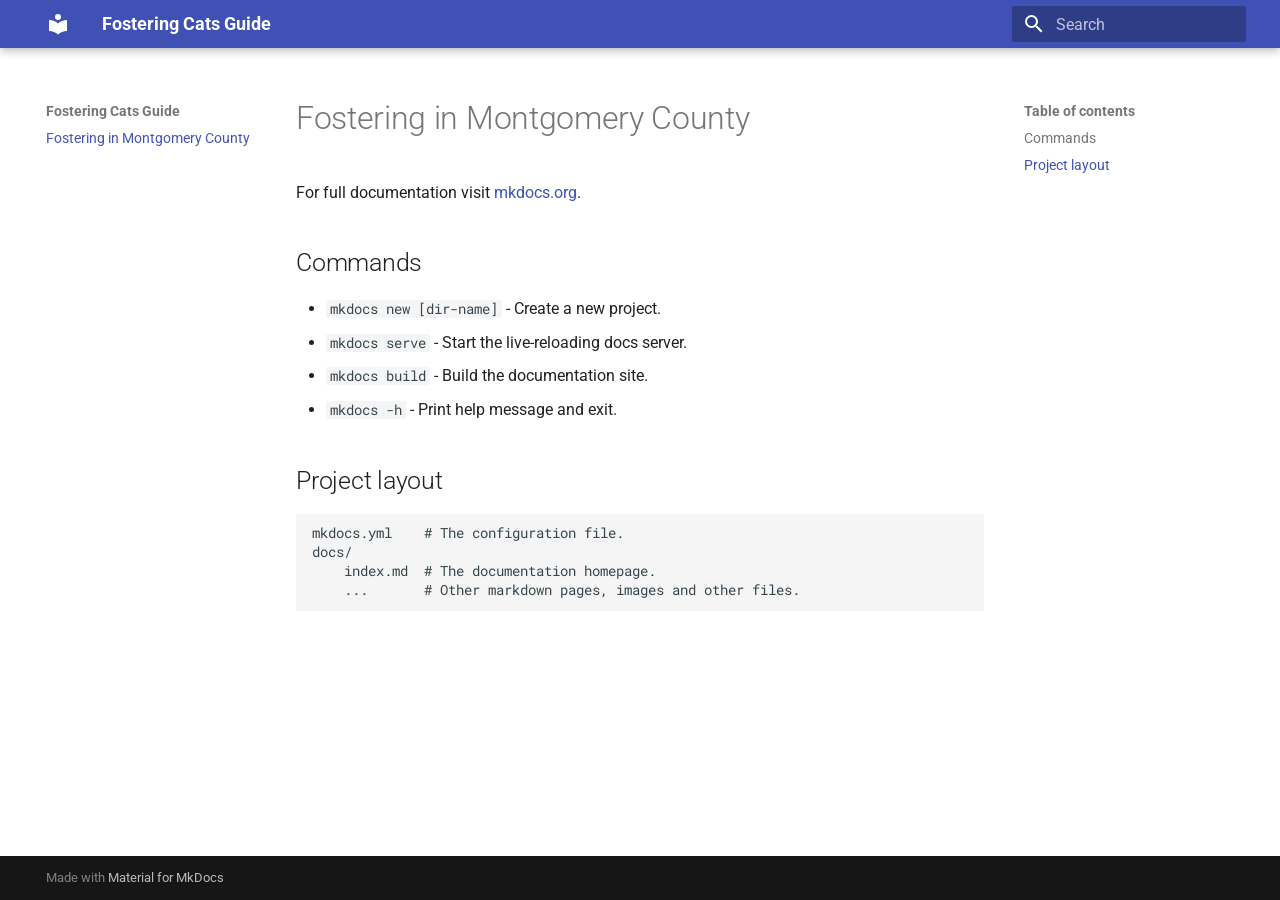
<file: site/index.html>
<!doctype html>
<html lang="en" class="no-js">
  <head>
    
      <meta charset="utf-8">
      <meta name="viewport" content="width=device-width,initial-scale=1">
      
      
      
        <link rel="canonical" href="https://anacportillo23.github.io/site/">
      
      
      
      
      <link rel="icon" href="assets/images/favicon.png">
      <meta name="generator" content="mkdocs-1.6.1, mkdocs-material-9.6.12">
    
    
      
        <title>Fostering Cats Guide</title>
      
    
    
      <link rel="stylesheet" href="assets/stylesheets/main.2afb09e1.min.css">
      
      


    
    
      
    
    
      
        
        
        <link rel="preconnect" href="https://fonts.gstatic.com" crossorigin>
        <link rel="stylesheet" href="https://fonts.googleapis.com/css?family=Roboto:300,300i,400,400i,700,700i%7CRoboto+Mono:400,400i,700,700i&display=fallback">
        <style>:root{--md-text-font:"Roboto";--md-code-font:"Roboto Mono"}</style>
      
    
    
    <script>__md_scope=new URL(".",location),__md_hash=e=>[...e].reduce(((e,_)=>(e<<5)-e+_.charCodeAt(0)),0),__md_get=(e,_=localStorage,t=__md_scope)=>JSON.parse(_.getItem(t.pathname+"."+e)),__md_set=(e,_,t=localStorage,a=__md_scope)=>{try{t.setItem(a.pathname+"."+e,JSON.stringify(_))}catch(e){}}</script>
    
      

    
    
    
  </head>
  
  
    <body dir="ltr">
  
    
    <input class="md-toggle" data-md-toggle="drawer" type="checkbox" id="__drawer" autocomplete="off">
    <input class="md-toggle" data-md-toggle="search" type="checkbox" id="__search" autocomplete="off">
    <label class="md-overlay" for="__drawer"></label>
    <div data-md-component="skip">
      
        
        <a href="#fostering-in-montgomery-county" class="md-skip">
          Skip to content
        </a>
      
    </div>
    <div data-md-component="announce">
      
    </div>
    
    
      

  

<header class="md-header md-header--shadow" data-md-component="header">
  <nav class="md-header__inner md-grid" aria-label="Header">
    <a href="." title="Fostering Cats Guide" class="md-header__button md-logo" aria-label="Fostering Cats Guide" data-md-component="logo">
      
  
  <svg xmlns="http://www.w3.org/2000/svg" viewBox="0 0 24 24"><path d="M12 8a3 3 0 0 0 3-3 3 3 0 0 0-3-3 3 3 0 0 0-3 3 3 3 0 0 0 3 3m0 3.54C9.64 9.35 6.5 8 3 8v11c3.5 0 6.64 1.35 9 3.54 2.36-2.19 5.5-3.54 9-3.54V8c-3.5 0-6.64 1.35-9 3.54"/></svg>

    </a>
    <label class="md-header__button md-icon" for="__drawer">
      
      <svg xmlns="http://www.w3.org/2000/svg" viewBox="0 0 24 24"><path d="M3 6h18v2H3zm0 5h18v2H3zm0 5h18v2H3z"/></svg>
    </label>
    <div class="md-header__title" data-md-component="header-title">
      <div class="md-header__ellipsis">
        <div class="md-header__topic">
          <span class="md-ellipsis">
            Fostering Cats Guide
          </span>
        </div>
        <div class="md-header__topic" data-md-component="header-topic">
          <span class="md-ellipsis">
            
              Fostering in Montgomery County
            
          </span>
        </div>
      </div>
    </div>
    
    
      <script>var palette=__md_get("__palette");if(palette&&palette.color){if("(prefers-color-scheme)"===palette.color.media){var media=matchMedia("(prefers-color-scheme: light)"),input=document.querySelector(media.matches?"[data-md-color-media='(prefers-color-scheme: light)']":"[data-md-color-media='(prefers-color-scheme: dark)']");palette.color.media=input.getAttribute("data-md-color-media"),palette.color.scheme=input.getAttribute("data-md-color-scheme"),palette.color.primary=input.getAttribute("data-md-color-primary"),palette.color.accent=input.getAttribute("data-md-color-accent")}for(var[key,value]of Object.entries(palette.color))document.body.setAttribute("data-md-color-"+key,value)}</script>
    
    
    
      
      
        <label class="md-header__button md-icon" for="__search">
          
          <svg xmlns="http://www.w3.org/2000/svg" viewBox="0 0 24 24"><path d="M9.5 3A6.5 6.5 0 0 1 16 9.5c0 1.61-.59 3.09-1.56 4.23l.27.27h.79l5 5-1.5 1.5-5-5v-.79l-.27-.27A6.52 6.52 0 0 1 9.5 16 6.5 6.5 0 0 1 3 9.5 6.5 6.5 0 0 1 9.5 3m0 2C7 5 5 7 5 9.5S7 14 9.5 14 14 12 14 9.5 12 5 9.5 5"/></svg>
        </label>
        <div class="md-search" data-md-component="search" role="dialog">
  <label class="md-search__overlay" for="__search"></label>
  <div class="md-search__inner" role="search">
    <form class="md-search__form" name="search">
      <input type="text" class="md-search__input" name="query" aria-label="Search" placeholder="Search" autocapitalize="off" autocorrect="off" autocomplete="off" spellcheck="false" data-md-component="search-query" required>
      <label class="md-search__icon md-icon" for="__search">
        
        <svg xmlns="http://www.w3.org/2000/svg" viewBox="0 0 24 24"><path d="M9.5 3A6.5 6.5 0 0 1 16 9.5c0 1.61-.59 3.09-1.56 4.23l.27.27h.79l5 5-1.5 1.5-5-5v-.79l-.27-.27A6.52 6.52 0 0 1 9.5 16 6.5 6.5 0 0 1 3 9.5 6.5 6.5 0 0 1 9.5 3m0 2C7 5 5 7 5 9.5S7 14 9.5 14 14 12 14 9.5 12 5 9.5 5"/></svg>
        
        <svg xmlns="http://www.w3.org/2000/svg" viewBox="0 0 24 24"><path d="M20 11v2H8l5.5 5.5-1.42 1.42L4.16 12l7.92-7.92L13.5 5.5 8 11z"/></svg>
      </label>
      <nav class="md-search__options" aria-label="Search">
        
        <button type="reset" class="md-search__icon md-icon" title="Clear" aria-label="Clear" tabindex="-1">
          
          <svg xmlns="http://www.w3.org/2000/svg" viewBox="0 0 24 24"><path d="M19 6.41 17.59 5 12 10.59 6.41 5 5 6.41 10.59 12 5 17.59 6.41 19 12 13.41 17.59 19 19 17.59 13.41 12z"/></svg>
        </button>
      </nav>
      
    </form>
    <div class="md-search__output">
      <div class="md-search__scrollwrap" tabindex="0" data-md-scrollfix>
        <div class="md-search-result" data-md-component="search-result">
          <div class="md-search-result__meta">
            Initializing search
          </div>
          <ol class="md-search-result__list" role="presentation"></ol>
        </div>
      </div>
    </div>
  </div>
</div>
      
    
    
  </nav>
  
</header>
    
    <div class="md-container" data-md-component="container">
      
      
        
          
        
      
      <main class="md-main" data-md-component="main">
        <div class="md-main__inner md-grid">
          
            
              
              <div class="md-sidebar md-sidebar--primary" data-md-component="sidebar" data-md-type="navigation" >
                <div class="md-sidebar__scrollwrap">
                  <div class="md-sidebar__inner">
                    



<nav class="md-nav md-nav--primary" aria-label="Navigation" data-md-level="0">
  <label class="md-nav__title" for="__drawer">
    <a href="." title="Fostering Cats Guide" class="md-nav__button md-logo" aria-label="Fostering Cats Guide" data-md-component="logo">
      
  
  <svg xmlns="http://www.w3.org/2000/svg" viewBox="0 0 24 24"><path d="M12 8a3 3 0 0 0 3-3 3 3 0 0 0-3-3 3 3 0 0 0-3 3 3 3 0 0 0 3 3m0 3.54C9.64 9.35 6.5 8 3 8v11c3.5 0 6.64 1.35 9 3.54 2.36-2.19 5.5-3.54 9-3.54V8c-3.5 0-6.64 1.35-9 3.54"/></svg>

    </a>
    Fostering Cats Guide
  </label>
  
  <ul class="md-nav__list" data-md-scrollfix>
    
      
      
  
  
    
  
  
  
    <li class="md-nav__item md-nav__item--active">
      
      <input class="md-nav__toggle md-toggle" type="checkbox" id="__toc">
      
      
        
      
      
        <label class="md-nav__link md-nav__link--active" for="__toc">
          
  
  
  <span class="md-ellipsis">
    Fostering in Montgomery County
    
  </span>
  

          <span class="md-nav__icon md-icon"></span>
        </label>
      
      <a href="." class="md-nav__link md-nav__link--active">
        
  
  
  <span class="md-ellipsis">
    Fostering in Montgomery County
    
  </span>
  

      </a>
      
        

<nav class="md-nav md-nav--secondary" aria-label="Table of contents">
  
  
  
    
  
  
    <label class="md-nav__title" for="__toc">
      <span class="md-nav__icon md-icon"></span>
      Table of contents
    </label>
    <ul class="md-nav__list" data-md-component="toc" data-md-scrollfix>
      
        <li class="md-nav__item">
  <a href="#commands" class="md-nav__link">
    <span class="md-ellipsis">
      Commands
    </span>
  </a>
  
</li>
      
        <li class="md-nav__item">
  <a href="#project-layout" class="md-nav__link">
    <span class="md-ellipsis">
      Project layout
    </span>
  </a>
  
</li>
      
    </ul>
  
</nav>
      
    </li>
  

    
  </ul>
</nav>
                  </div>
                </div>
              </div>
            
            
              
              <div class="md-sidebar md-sidebar--secondary" data-md-component="sidebar" data-md-type="toc" >
                <div class="md-sidebar__scrollwrap">
                  <div class="md-sidebar__inner">
                    

<nav class="md-nav md-nav--secondary" aria-label="Table of contents">
  
  
  
    
  
  
    <label class="md-nav__title" for="__toc">
      <span class="md-nav__icon md-icon"></span>
      Table of contents
    </label>
    <ul class="md-nav__list" data-md-component="toc" data-md-scrollfix>
      
        <li class="md-nav__item">
  <a href="#commands" class="md-nav__link">
    <span class="md-ellipsis">
      Commands
    </span>
  </a>
  
</li>
      
        <li class="md-nav__item">
  <a href="#project-layout" class="md-nav__link">
    <span class="md-ellipsis">
      Project layout
    </span>
  </a>
  
</li>
      
    </ul>
  
</nav>
                  </div>
                </div>
              </div>
            
          
          
            <div class="md-content" data-md-component="content">
              <article class="md-content__inner md-typeset">
                
                  



<h1 id="fostering-in-montgomery-county">Fostering in Montgomery County</h1>
<p>For full documentation visit <a href="https://www.mkdocs.org">mkdocs.org</a>.</p>
<h2 id="commands">Commands</h2>
<ul>
<li><code>mkdocs new [dir-name]</code> - Create a new project.</li>
<li><code>mkdocs serve</code> - Start the live-reloading docs server.</li>
<li><code>mkdocs build</code> - Build the documentation site.</li>
<li><code>mkdocs -h</code> - Print help message and exit.</li>
</ul>
<h2 id="project-layout">Project layout</h2>
<pre><code>mkdocs.yml    # The configuration file.
docs/
    index.md  # The documentation homepage.
    ...       # Other markdown pages, images and other files.
</code></pre>












                
              </article>
            </div>
          
          
<script>var target=document.getElementById(location.hash.slice(1));target&&target.name&&(target.checked=target.name.startsWith("__tabbed_"))</script>
        </div>
        
      </main>
      
        <footer class="md-footer">
  
  <div class="md-footer-meta md-typeset">
    <div class="md-footer-meta__inner md-grid">
      <div class="md-copyright">
  
  
    Made with
    <a href="https://squidfunk.github.io/mkdocs-material/" target="_blank" rel="noopener">
      Material for MkDocs
    </a>
  
</div>
      
    </div>
  </div>
</footer>
      
    </div>
    <div class="md-dialog" data-md-component="dialog">
      <div class="md-dialog__inner md-typeset"></div>
    </div>
    
    
    
      
      <script id="__config" type="application/json">{"base": ".", "features": [], "search": "assets/javascripts/workers/search.f8cc74c7.min.js", "tags": null, "translations": {"clipboard.copied": "Copied to clipboard", "clipboard.copy": "Copy to clipboard", "search.result.more.one": "1 more on this page", "search.result.more.other": "# more on this page", "search.result.none": "No matching documents", "search.result.one": "1 matching document", "search.result.other": "# matching documents", "search.result.placeholder": "Type to start searching", "search.result.term.missing": "Missing", "select.version": "Select version"}, "version": null}</script>
    
    
      <script src="assets/javascripts/bundle.c8b220af.min.js"></script>
      
    
  </body>
</html>
</file>
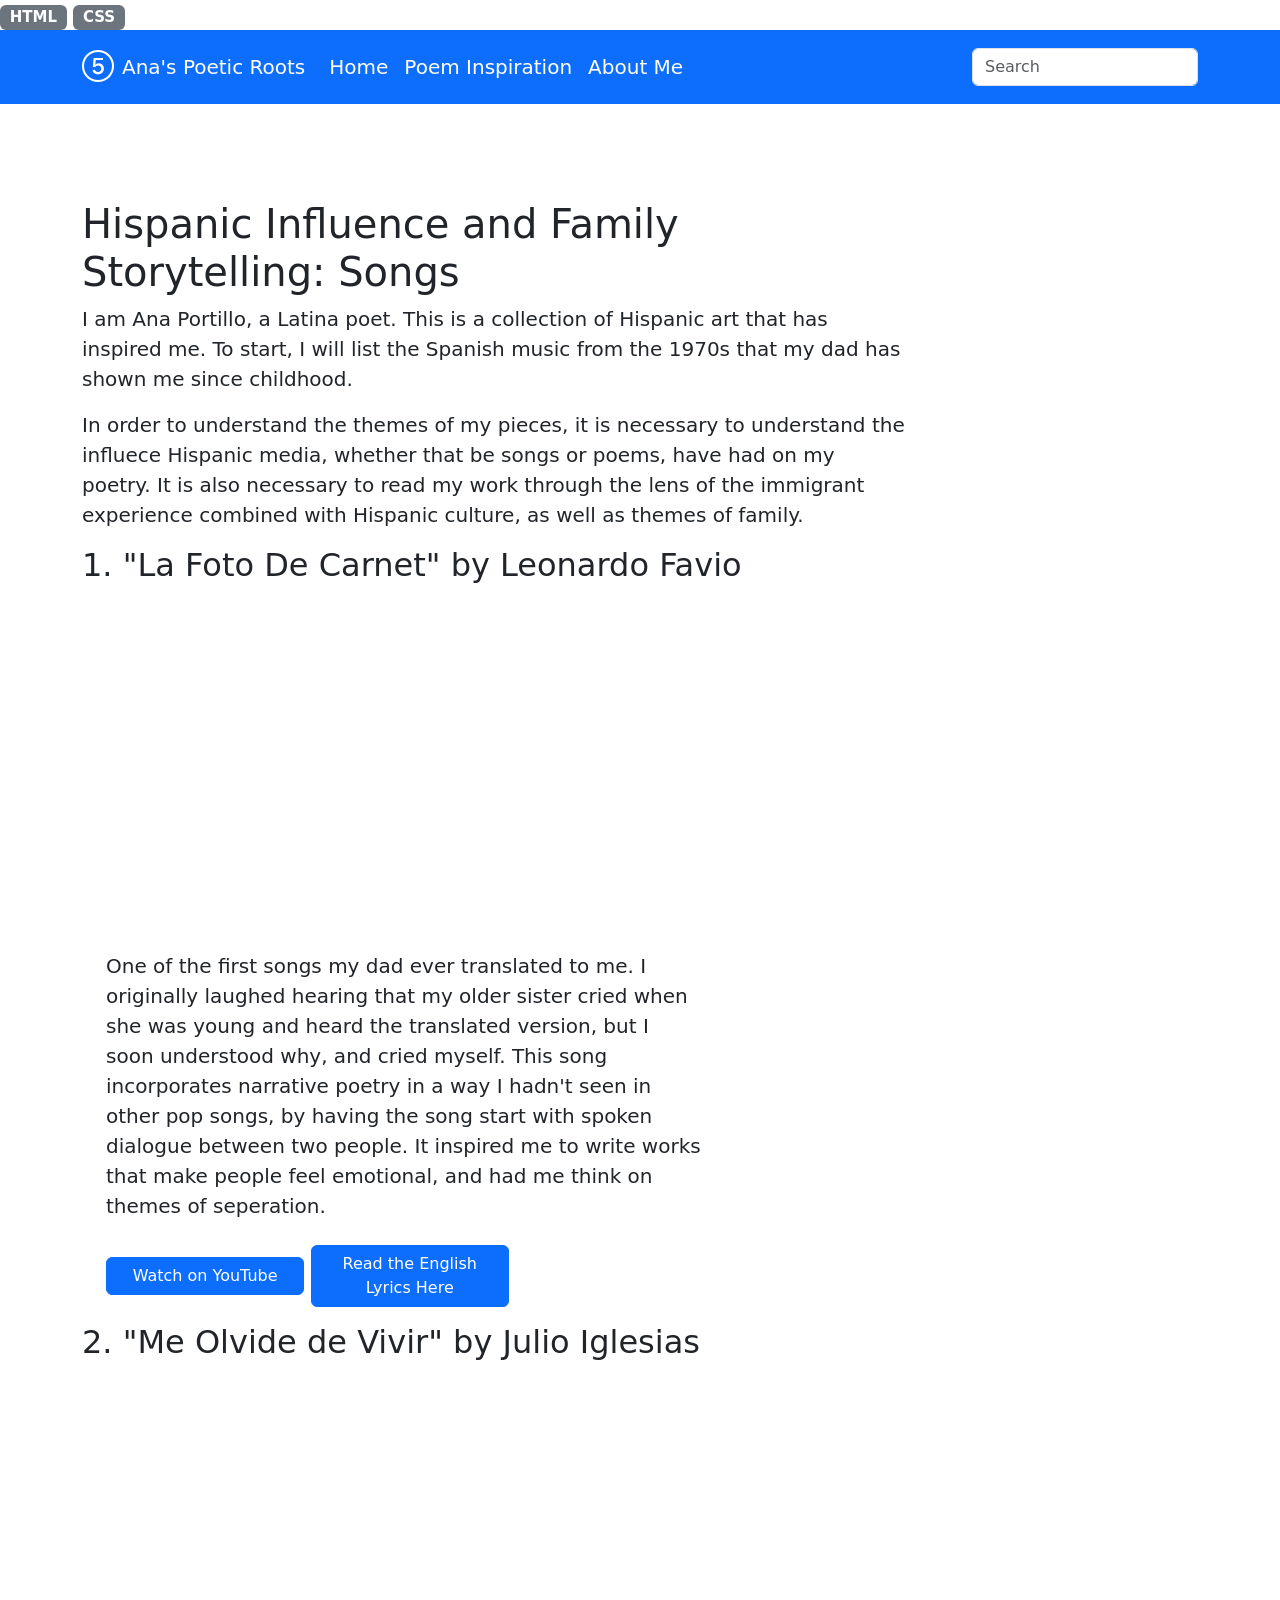
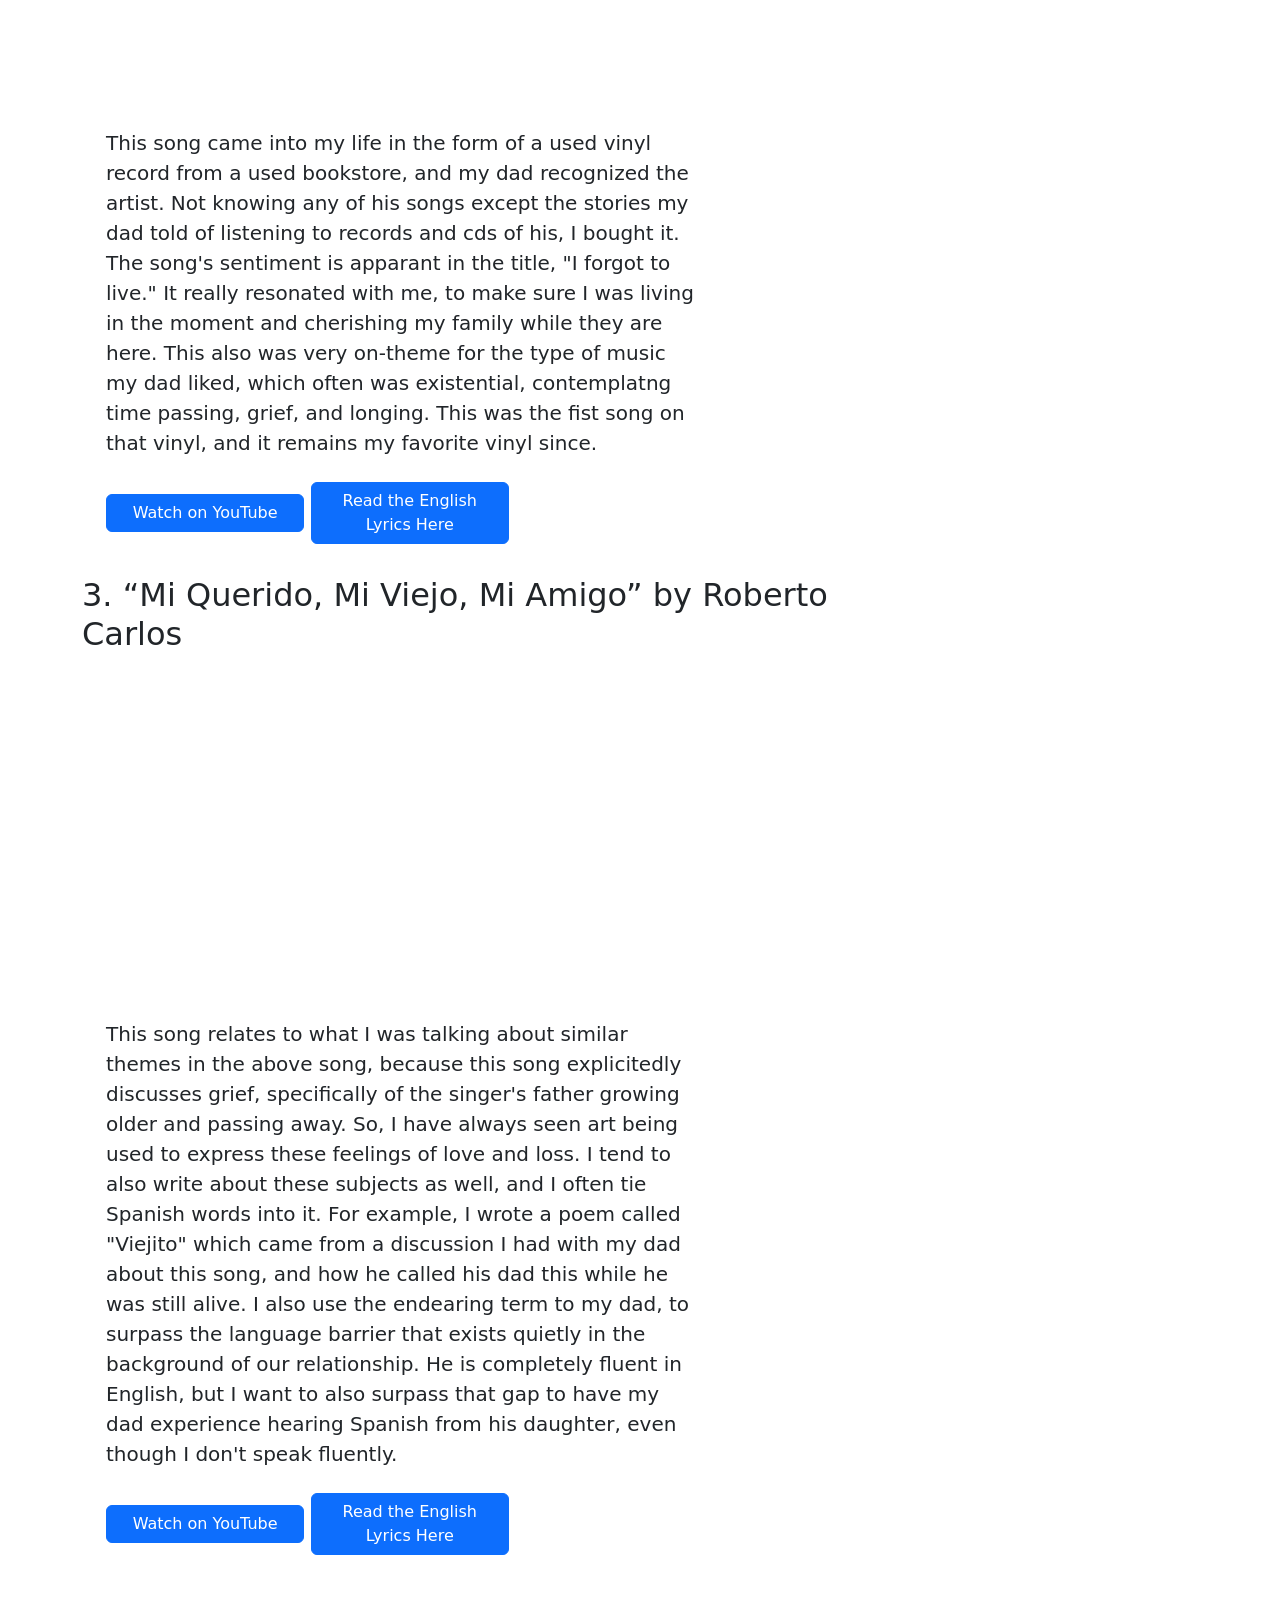
<file: developing-online-content/bootstrap-website/index.html>
<!doctype html>
<html lang="en" class="h-100 w-100">

<head>
  <meta charset="utf-8">
  <meta name="viewport" content="width=device-width, initial-scale=1">
  <title>Bootstrap Website</title>
  <link href="https://cdn.jsdelivr.net/npm/bootstrap@5.3.8/dist/css/bootstrap.min.css" rel="stylesheet"
    integrity="sha384-sRIl4kxILFvY47J16cr9ZwB07vP4J8+LH7qKQnuqkuIAvNWLzeN8tE5YBujZqJLB" crossorigin="anonymous">
  <link rel="stylesheet" href="https://cdn.jsdelivr.net/npm/bootstrap-icons@1.13.1/font/bootstrap-icons.min.css">  
</head>
  <div>
     <span class="badge text-bg-secondary">HTML</span> <span class="badge text-bg-secondary">CSS</span>
  </div>  
</head>

<body class="h-100 w-100 d-flex flex-column fs-5">
  <nav class="navbar navbar-expand-lg navbar-dark bg-primary" aria-label="Eighth navbar example">
    <div class="container"> <a class="navbar-brand d-flex align-items-center" href="#"><i class="bi bi-5-circle pe-2 fs-2"></i>Ana's Poetic Roots</a><button class="navbar-toggler" type="button"
        data-bs-toggle="collapse" data-bs-target="#navbarsExample07" aria-controls="navbarsExample07"
        aria-expanded="false" aria-label="Toggle navigation"> <span class="navbar-toggler-icon"></span> </button>
      <div class="collapse navbar-collapse" id="navbarsExample07">
        <ul class="navbar-nav me-auto mb-2 mb-lg-0">
          <li class="nav-item"> <a class="nav-link active" aria-current="page" href="index.html">Home</a> </li>
          <li class="nav-item"> <a class="nav-link  active" aria-current="page" href="poem-inspiration.html">Poem Inspiration</a> </li>
          <li class="nav-item"> <a class="nav-link active" aria-current="page" href="about.html">About Me</a> </li>
        </ul>
        <form role="search"> <input class="form-control" type="search" placeholder="Search" aria-label="Search"> </form>
      </div>
    </div>
  </nav>
  <main class="container flex-grow-1 pt-5">
    <div class="row gx-5">
      <div class="py-5 col-lg-9">
        <h1>Hispanic Influence and Family Storytelling: Songs</h1>
          <p>I am Ana Portillo, a Latina poet. This is a collection of Hispanic art that has inspired me. To start, I will list the Spanish music from the 1970s that my dad has shown me since childhood.</p>
          <p> In order to understand the themes of my pieces, it is necessary to understand the influece Hispanic media, whether that be songs or poems, have had on my poetry. It is also necessary to read my work through the lens of the immigrant experience combined with Hispanic culture, as well as themes of family.</p>
            <div>
              <h2 class="pb-3">1. "La Foto De Carnet" by Leonardo Favio</h2>
              <div class="ps-sm-4 col-lg-9">
                <div class="ratio ratio-16x9">
                  <iframe src="https://www.youtube.com/embed/l38vFcZw_sQ?si=L61yRR-3JT5wUKL-" title="YouTube video player" frameborder="0" allow="accelerometer; autoplay; clipboard-write; encrypted-media; gyroscope; picture-in-picture; web-share" referrerpolicy="strict-origin-when-cross-origin" allowfullscreen></iframe>
                </div>
                <p class="py-2">One of the first songs my dad ever translated to me. I originally laughed hearing that my older sister cried when she was young and heard the translated version, but I soon understood why, and cried myself. This song incorporates narrative poetry in a way I hadn't seen in other pop songs, by having the song start with spoken dialogue between two people. It inspired me to write works that make people feel emotional, and had me think on themes of seperation.</p>
                <a class="btn btn-primary col-12 col-md-4" href="https://youtu.be/l38vFcZw_sQ?si=sRhePKdllUdXnXQw" role="button">Watch on YouTube</a>
                <a class="btn btn-primary col-12 col-md-4" href="https://lyricstranslate.com/en/la-foto-de-carnet-wallet-sized-photo.html" role="button">Read the English Lyrics Here</a>
              </div>
            </div> 
            <div class="py-3">
              <h2 class="pb-3">2. "Me Olvide de Vivir" by Julio Iglesias</h2>
              <div class="ps-sm-4 col-lg-9">
                <div class="ratio ratio-16x9">
                  <iframe src="https://www.youtube.com/embed/3i88gbcGaKg?si=87J5fC-Gj9fzG9oZ" title="YouTube video player" frameborder="0" allow="accelerometer; autoplay; clipboard-write; encrypted-media; gyroscope; picture-in-picture; web-share" referrerpolicy="strict-origin-when-cross-origin" allowfullscreen></iframe>
                </div>
                <p class="py-2">This song came into my life in the form of a used vinyl record from a used bookstore, and my dad recognized the artist. Not knowing any of his songs except the stories my dad told of listening to records and cds of his, I bought it. The song's sentiment is apparant in the title, "I forgot to live." It really resonated with me, to make sure I was living in the moment and cherishing my family while they are here. This also was very on-theme for the type of music my dad liked, which often was existential, contemplatng time passing, grief, and longing. This was the fist song on that vinyl, and it remains my favorite vinyl since.</p>
                <a class="btn btn-primary col-12 col-md-4" href="https://www.youtube.com/embed/3i88gbcGaKg?si=87J5fC-Gj9fzG9oZ" role="button">Watch on YouTube</a>
                <a class="btn btn-primary col-12 col-md-4" href="https://lyricstranslate.com/en/me-olvide-de-vivir-i-forgot-live.html" role="button">Read the English Lyrics Here</a>
              </div>
            </div>
            <div class="py-3">
              <h2 class="pb-3">3. “Mi Querido, Mi Viejo, Mi Amigo” by Roberto Carlos</h2>
              <div class="ps-sm-4 col-lg-9">
                <div class="ratio ratio-16x9">
                  <iframe src="https://www.youtube.com/embed/SuffvcZv_9s?si=G_B5Gx9WdA9WDlVw" title="YouTube video player" frameborder="0" allow="accelerometer; autoplay; clipboard-write; encrypted-media; gyroscope; picture-in-picture; web-share" referrerpolicy="strict-origin-when-cross-origin" allowfullscreen></iframe>
                </div>
                <p class="py-2">This song relates to what I was talking about similar themes in the above song, because this song explicitedly discusses grief, specifically of the singer's father growing older and passing away. So, I have always seen art being used to express these feelings of love and loss. I tend to also write about these subjects as well, and I often tie Spanish words into it. For example, I wrote a poem called "Viejito" which came from a discussion I had with my dad about this song, and how he called his dad this while he was still alive. I also use the endearing term to my dad, to surpass the language barrier that exists quietly in the background of our relationship. He is completely fluent in English, but I want to also surpass that gap to have my dad experience hearing Spanish from his daughter, even though I don't speak fluently.</p>
                <a class="btn btn-primary col-12 col-md-4" href="https://youtu.be/SuffvcZv_9s?si=b8vxCcVtVKteHuKI" role="button">Watch on YouTube</a>
                <a class="btn btn-primary col-12 col-md-4" href="https://lyricstranslate.com/en/mi-querido-mi-viejo-mi-amigo-my-beloved-my-father-my-friend.html" role="button">Read the English Lyrics Here</a>
              </div>
            </div>
  </footer>
  <script src="https://cdn.jsdelivr.net/npm/bootstrap@5.3.8/dist/js/bootstrap.bundle.min.js"
    integrity="sha384-FKyoEForCGlyvwx9Hj09JcYn3nv7wiPVlz7YYwJrWVcXK/BmnVDxM+D2scQbITxI"
    crossorigin="anonymous"></script>
</body>

</html>
</file>
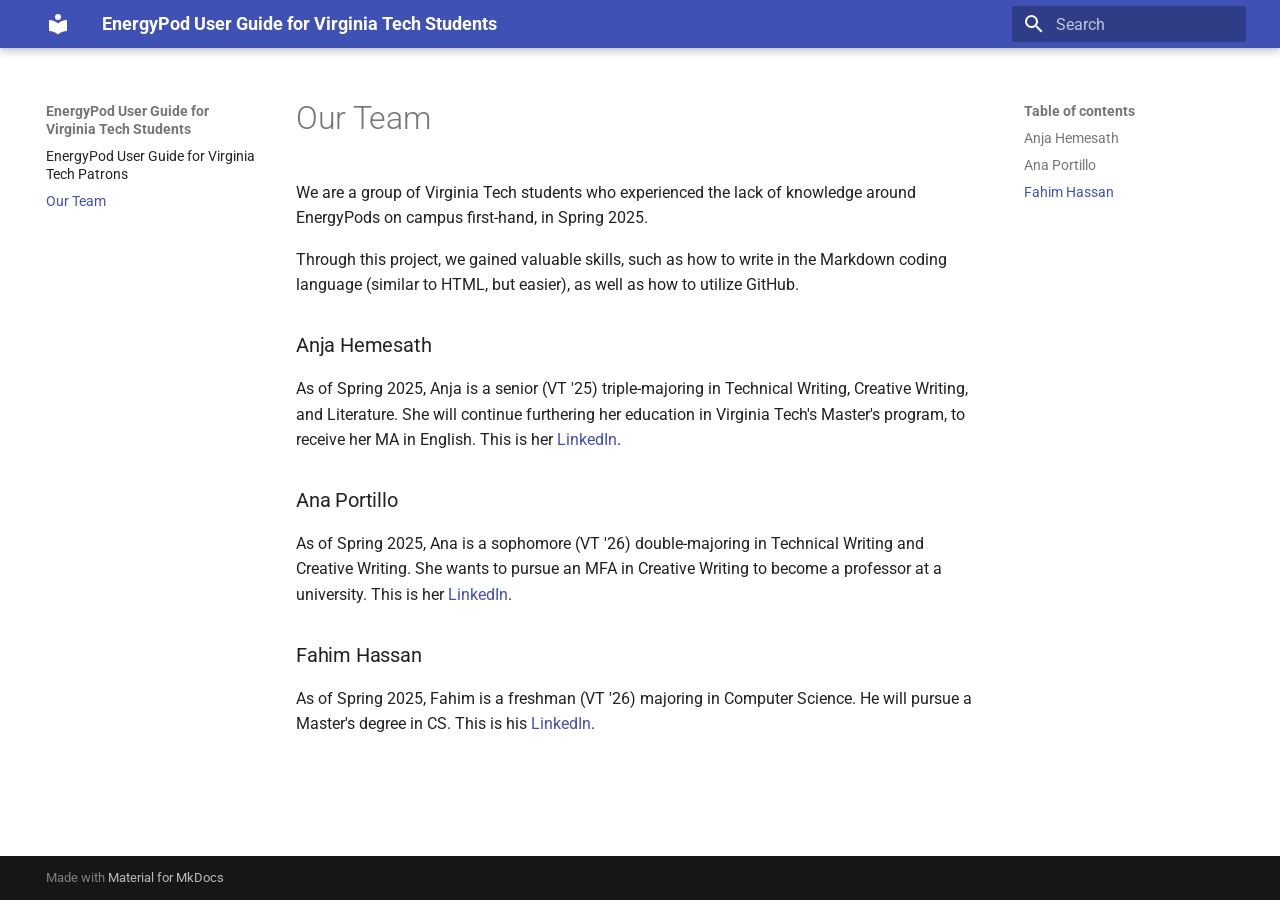
<file: energy-pod/site/about-us/index.html>
<!doctype html>
<html lang="en" class="no-js">
  <head>
    
      <meta charset="utf-8">
      <meta name="viewport" content="width=device-width,initial-scale=1">
      
      
      
        <link rel="canonical" href="https://anacportillo23.github.io/energy-pod/site/about-us/">
      
      
        <link rel="prev" href="..">
      
      
      
      <link rel="icon" href="../assets/images/favicon.png">
      <meta name="generator" content="mkdocs-1.6.1, mkdocs-material-9.6.12">
    
    
      
        <title>Our Team - EnergyPod User Guide for Virginia Tech Students</title>
      
    
    
      <link rel="stylesheet" href="../assets/stylesheets/main.2afb09e1.min.css">
      
      


    
    
      
    
    
      
        
        
        <link rel="preconnect" href="https://fonts.gstatic.com" crossorigin>
        <link rel="stylesheet" href="https://fonts.googleapis.com/css?family=Roboto:300,300i,400,400i,700,700i%7CRoboto+Mono:400,400i,700,700i&display=fallback">
        <style>:root{--md-text-font:"Roboto";--md-code-font:"Roboto Mono"}</style>
      
    
    
    <script>__md_scope=new URL("..",location),__md_hash=e=>[...e].reduce(((e,_)=>(e<<5)-e+_.charCodeAt(0)),0),__md_get=(e,_=localStorage,t=__md_scope)=>JSON.parse(_.getItem(t.pathname+"."+e)),__md_set=(e,_,t=localStorage,a=__md_scope)=>{try{t.setItem(a.pathname+"."+e,JSON.stringify(_))}catch(e){}}</script>
    
      

    
    
    
  </head>
  
  
    <body dir="ltr">
  
    
    <input class="md-toggle" data-md-toggle="drawer" type="checkbox" id="__drawer" autocomplete="off">
    <input class="md-toggle" data-md-toggle="search" type="checkbox" id="__search" autocomplete="off">
    <label class="md-overlay" for="__drawer"></label>
    <div data-md-component="skip">
      
        
        <a href="#our-team" class="md-skip">
          Skip to content
        </a>
      
    </div>
    <div data-md-component="announce">
      
    </div>
    
    
      

  

<header class="md-header md-header--shadow" data-md-component="header">
  <nav class="md-header__inner md-grid" aria-label="Header">
    <a href=".." title="EnergyPod User Guide for Virginia Tech Students" class="md-header__button md-logo" aria-label="EnergyPod User Guide for Virginia Tech Students" data-md-component="logo">
      
  
  <svg xmlns="http://www.w3.org/2000/svg" viewBox="0 0 24 24"><path d="M12 8a3 3 0 0 0 3-3 3 3 0 0 0-3-3 3 3 0 0 0-3 3 3 3 0 0 0 3 3m0 3.54C9.64 9.35 6.5 8 3 8v11c3.5 0 6.64 1.35 9 3.54 2.36-2.19 5.5-3.54 9-3.54V8c-3.5 0-6.64 1.35-9 3.54"/></svg>

    </a>
    <label class="md-header__button md-icon" for="__drawer">
      
      <svg xmlns="http://www.w3.org/2000/svg" viewBox="0 0 24 24"><path d="M3 6h18v2H3zm0 5h18v2H3zm0 5h18v2H3z"/></svg>
    </label>
    <div class="md-header__title" data-md-component="header-title">
      <div class="md-header__ellipsis">
        <div class="md-header__topic">
          <span class="md-ellipsis">
            EnergyPod User Guide for Virginia Tech Students
          </span>
        </div>
        <div class="md-header__topic" data-md-component="header-topic">
          <span class="md-ellipsis">
            
              Our Team
            
          </span>
        </div>
      </div>
    </div>
    
    
      <script>var palette=__md_get("__palette");if(palette&&palette.color){if("(prefers-color-scheme)"===palette.color.media){var media=matchMedia("(prefers-color-scheme: light)"),input=document.querySelector(media.matches?"[data-md-color-media='(prefers-color-scheme: light)']":"[data-md-color-media='(prefers-color-scheme: dark)']");palette.color.media=input.getAttribute("data-md-color-media"),palette.color.scheme=input.getAttribute("data-md-color-scheme"),palette.color.primary=input.getAttribute("data-md-color-primary"),palette.color.accent=input.getAttribute("data-md-color-accent")}for(var[key,value]of Object.entries(palette.color))document.body.setAttribute("data-md-color-"+key,value)}</script>
    
    
    
      
      
        <label class="md-header__button md-icon" for="__search">
          
          <svg xmlns="http://www.w3.org/2000/svg" viewBox="0 0 24 24"><path d="M9.5 3A6.5 6.5 0 0 1 16 9.5c0 1.61-.59 3.09-1.56 4.23l.27.27h.79l5 5-1.5 1.5-5-5v-.79l-.27-.27A6.52 6.52 0 0 1 9.5 16 6.5 6.5 0 0 1 3 9.5 6.5 6.5 0 0 1 9.5 3m0 2C7 5 5 7 5 9.5S7 14 9.5 14 14 12 14 9.5 12 5 9.5 5"/></svg>
        </label>
        <div class="md-search" data-md-component="search" role="dialog">
  <label class="md-search__overlay" for="__search"></label>
  <div class="md-search__inner" role="search">
    <form class="md-search__form" name="search">
      <input type="text" class="md-search__input" name="query" aria-label="Search" placeholder="Search" autocapitalize="off" autocorrect="off" autocomplete="off" spellcheck="false" data-md-component="search-query" required>
      <label class="md-search__icon md-icon" for="__search">
        
        <svg xmlns="http://www.w3.org/2000/svg" viewBox="0 0 24 24"><path d="M9.5 3A6.5 6.5 0 0 1 16 9.5c0 1.61-.59 3.09-1.56 4.23l.27.27h.79l5 5-1.5 1.5-5-5v-.79l-.27-.27A6.52 6.52 0 0 1 9.5 16 6.5 6.5 0 0 1 3 9.5 6.5 6.5 0 0 1 9.5 3m0 2C7 5 5 7 5 9.5S7 14 9.5 14 14 12 14 9.5 12 5 9.5 5"/></svg>
        
        <svg xmlns="http://www.w3.org/2000/svg" viewBox="0 0 24 24"><path d="M20 11v2H8l5.5 5.5-1.42 1.42L4.16 12l7.92-7.92L13.5 5.5 8 11z"/></svg>
      </label>
      <nav class="md-search__options" aria-label="Search">
        
        <button type="reset" class="md-search__icon md-icon" title="Clear" aria-label="Clear" tabindex="-1">
          
          <svg xmlns="http://www.w3.org/2000/svg" viewBox="0 0 24 24"><path d="M19 6.41 17.59 5 12 10.59 6.41 5 5 6.41 10.59 12 5 17.59 6.41 19 12 13.41 17.59 19 19 17.59 13.41 12z"/></svg>
        </button>
      </nav>
      
    </form>
    <div class="md-search__output">
      <div class="md-search__scrollwrap" tabindex="0" data-md-scrollfix>
        <div class="md-search-result" data-md-component="search-result">
          <div class="md-search-result__meta">
            Initializing search
          </div>
          <ol class="md-search-result__list" role="presentation"></ol>
        </div>
      </div>
    </div>
  </div>
</div>
      
    
    
  </nav>
  
</header>
    
    <div class="md-container" data-md-component="container">
      
      
        
          
        
      
      <main class="md-main" data-md-component="main">
        <div class="md-main__inner md-grid">
          
            
              
              <div class="md-sidebar md-sidebar--primary" data-md-component="sidebar" data-md-type="navigation" >
                <div class="md-sidebar__scrollwrap">
                  <div class="md-sidebar__inner">
                    



<nav class="md-nav md-nav--primary" aria-label="Navigation" data-md-level="0">
  <label class="md-nav__title" for="__drawer">
    <a href=".." title="EnergyPod User Guide for Virginia Tech Students" class="md-nav__button md-logo" aria-label="EnergyPod User Guide for Virginia Tech Students" data-md-component="logo">
      
  
  <svg xmlns="http://www.w3.org/2000/svg" viewBox="0 0 24 24"><path d="M12 8a3 3 0 0 0 3-3 3 3 0 0 0-3-3 3 3 0 0 0-3 3 3 3 0 0 0 3 3m0 3.54C9.64 9.35 6.5 8 3 8v11c3.5 0 6.64 1.35 9 3.54 2.36-2.19 5.5-3.54 9-3.54V8c-3.5 0-6.64 1.35-9 3.54"/></svg>

    </a>
    EnergyPod User Guide for Virginia Tech Students
  </label>
  
  <ul class="md-nav__list" data-md-scrollfix>
    
      
      
  
  
  
  
    <li class="md-nav__item">
      <a href=".." class="md-nav__link">
        
  
  
  <span class="md-ellipsis">
    EnergyPod User Guide for Virginia Tech Patrons
    
  </span>
  

      </a>
    </li>
  

    
      
      
  
  
    
  
  
  
    <li class="md-nav__item md-nav__item--active">
      
      <input class="md-nav__toggle md-toggle" type="checkbox" id="__toc">
      
      
        
      
      
        <label class="md-nav__link md-nav__link--active" for="__toc">
          
  
  
  <span class="md-ellipsis">
    Our Team
    
  </span>
  

          <span class="md-nav__icon md-icon"></span>
        </label>
      
      <a href="./" class="md-nav__link md-nav__link--active">
        
  
  
  <span class="md-ellipsis">
    Our Team
    
  </span>
  

      </a>
      
        

<nav class="md-nav md-nav--secondary" aria-label="Table of contents">
  
  
  
    
  
  
    <label class="md-nav__title" for="__toc">
      <span class="md-nav__icon md-icon"></span>
      Table of contents
    </label>
    <ul class="md-nav__list" data-md-component="toc" data-md-scrollfix>
      
        <li class="md-nav__item">
  <a href="#anja-hemesath" class="md-nav__link">
    <span class="md-ellipsis">
      Anja Hemesath
    </span>
  </a>
  
</li>
      
        <li class="md-nav__item">
  <a href="#ana-portillo" class="md-nav__link">
    <span class="md-ellipsis">
      Ana Portillo
    </span>
  </a>
  
</li>
      
        <li class="md-nav__item">
  <a href="#fahim-hassan" class="md-nav__link">
    <span class="md-ellipsis">
      Fahim Hassan
    </span>
  </a>
  
</li>
      
    </ul>
  
</nav>
      
    </li>
  

    
  </ul>
</nav>
                  </div>
                </div>
              </div>
            
            
              
              <div class="md-sidebar md-sidebar--secondary" data-md-component="sidebar" data-md-type="toc" >
                <div class="md-sidebar__scrollwrap">
                  <div class="md-sidebar__inner">
                    

<nav class="md-nav md-nav--secondary" aria-label="Table of contents">
  
  
  
    
  
  
    <label class="md-nav__title" for="__toc">
      <span class="md-nav__icon md-icon"></span>
      Table of contents
    </label>
    <ul class="md-nav__list" data-md-component="toc" data-md-scrollfix>
      
        <li class="md-nav__item">
  <a href="#anja-hemesath" class="md-nav__link">
    <span class="md-ellipsis">
      Anja Hemesath
    </span>
  </a>
  
</li>
      
        <li class="md-nav__item">
  <a href="#ana-portillo" class="md-nav__link">
    <span class="md-ellipsis">
      Ana Portillo
    </span>
  </a>
  
</li>
      
        <li class="md-nav__item">
  <a href="#fahim-hassan" class="md-nav__link">
    <span class="md-ellipsis">
      Fahim Hassan
    </span>
  </a>
  
</li>
      
    </ul>
  
</nav>
                  </div>
                </div>
              </div>
            
          
          
            <div class="md-content" data-md-component="content">
              <article class="md-content__inner md-typeset">
                
                  



<h1 id="our-team">Our Team</h1>
<p>We are a group of Virginia Tech students who experienced the lack of knowledge around EnergyPods on campus first-hand, in Spring 2025.</p>
<p>Through this project, we gained valuable skills, such as how to write in the Markdown coding language (similar to HTML, but easier), as well as how to utilize GitHub. </p>
<h3 id="anja-hemesath">Anja Hemesath</h3>
<p>As of Spring 2025, Anja is a senior (VT '25) triple-majoring in Technical Writing, Creative Writing, and Literature. She will continue furthering her education in Virginia Tech's Master's program, to receive her MA in English. This is her <a href="https://www.linkedin.com/in/anjaah/">LinkedIn</a>.</p>
<h3 id="ana-portillo">Ana Portillo</h3>
<p>As of Spring 2025, Ana is a sophomore (VT '26) double-majoring in Technical Writing and Creative Writing. She wants to pursue an MFA in Creative Writing to become a professor at a university. This is her <a href="https://www.linkedin.com/in/ana-portillo26/">LinkedIn</a>.</p>
<h3 id="fahim-hassan">Fahim Hassan</h3>
<p>As of Spring 2025, Fahim is a freshman (VT '26) majoring in Computer Science. He will pursue a Master's degree in CS. This is his <a href="https://www.linkedin.com/in/fahim-hassan-1244321a6/">LinkedIn</a>.</p>












                
              </article>
            </div>
          
          
<script>var target=document.getElementById(location.hash.slice(1));target&&target.name&&(target.checked=target.name.startsWith("__tabbed_"))</script>
        </div>
        
      </main>
      
        <footer class="md-footer">
  
  <div class="md-footer-meta md-typeset">
    <div class="md-footer-meta__inner md-grid">
      <div class="md-copyright">
  
  
    Made with
    <a href="https://squidfunk.github.io/mkdocs-material/" target="_blank" rel="noopener">
      Material for MkDocs
    </a>
  
</div>
      
    </div>
  </div>
</footer>
      
    </div>
    <div class="md-dialog" data-md-component="dialog">
      <div class="md-dialog__inner md-typeset"></div>
    </div>
    
    
    
      
      <script id="__config" type="application/json">{"base": "..", "features": [], "search": "../assets/javascripts/workers/search.f8cc74c7.min.js", "tags": null, "translations": {"clipboard.copied": "Copied to clipboard", "clipboard.copy": "Copy to clipboard", "search.result.more.one": "1 more on this page", "search.result.more.other": "# more on this page", "search.result.none": "No matching documents", "search.result.one": "1 matching document", "search.result.other": "# matching documents", "search.result.placeholder": "Type to start searching", "search.result.term.missing": "Missing", "select.version": "Select version"}, "version": null}</script>
    
    
      <script src="../assets/javascripts/bundle.c8b220af.min.js"></script>
      
    
  </body>
</html>
</file>
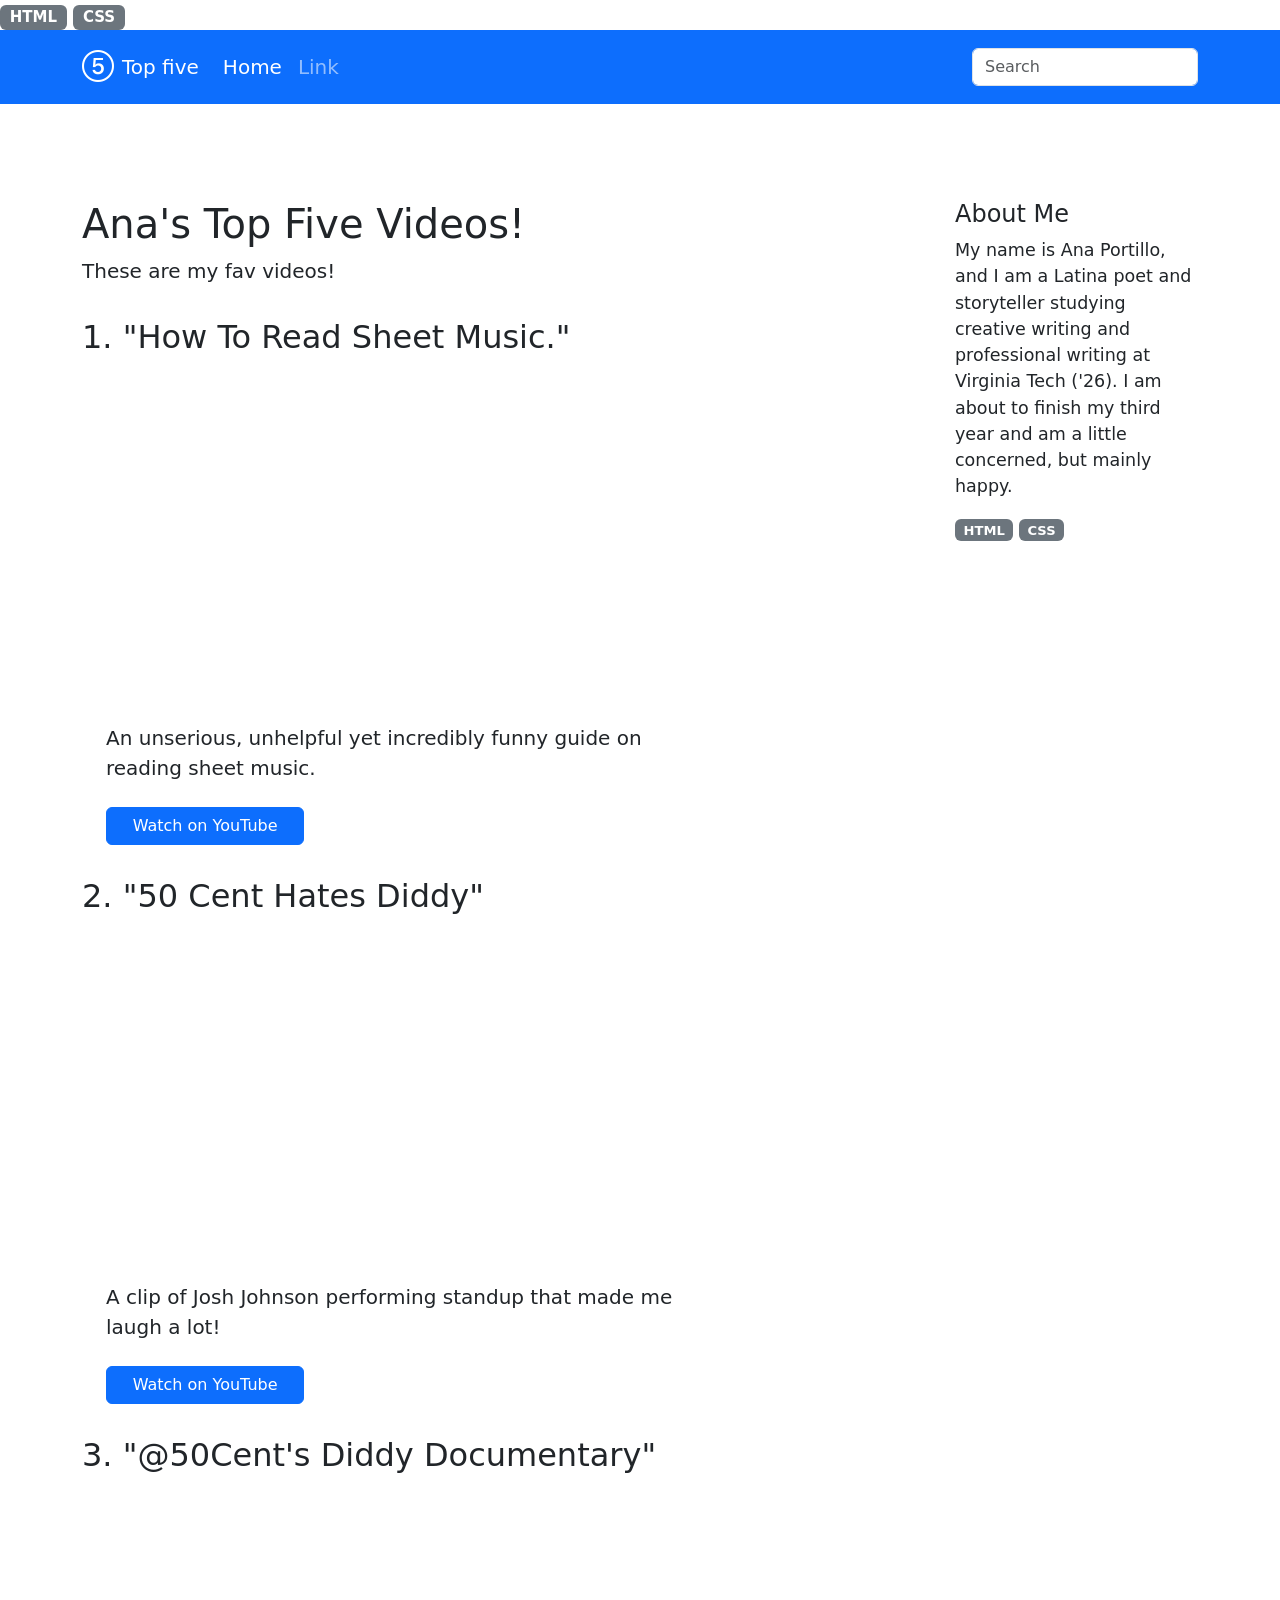
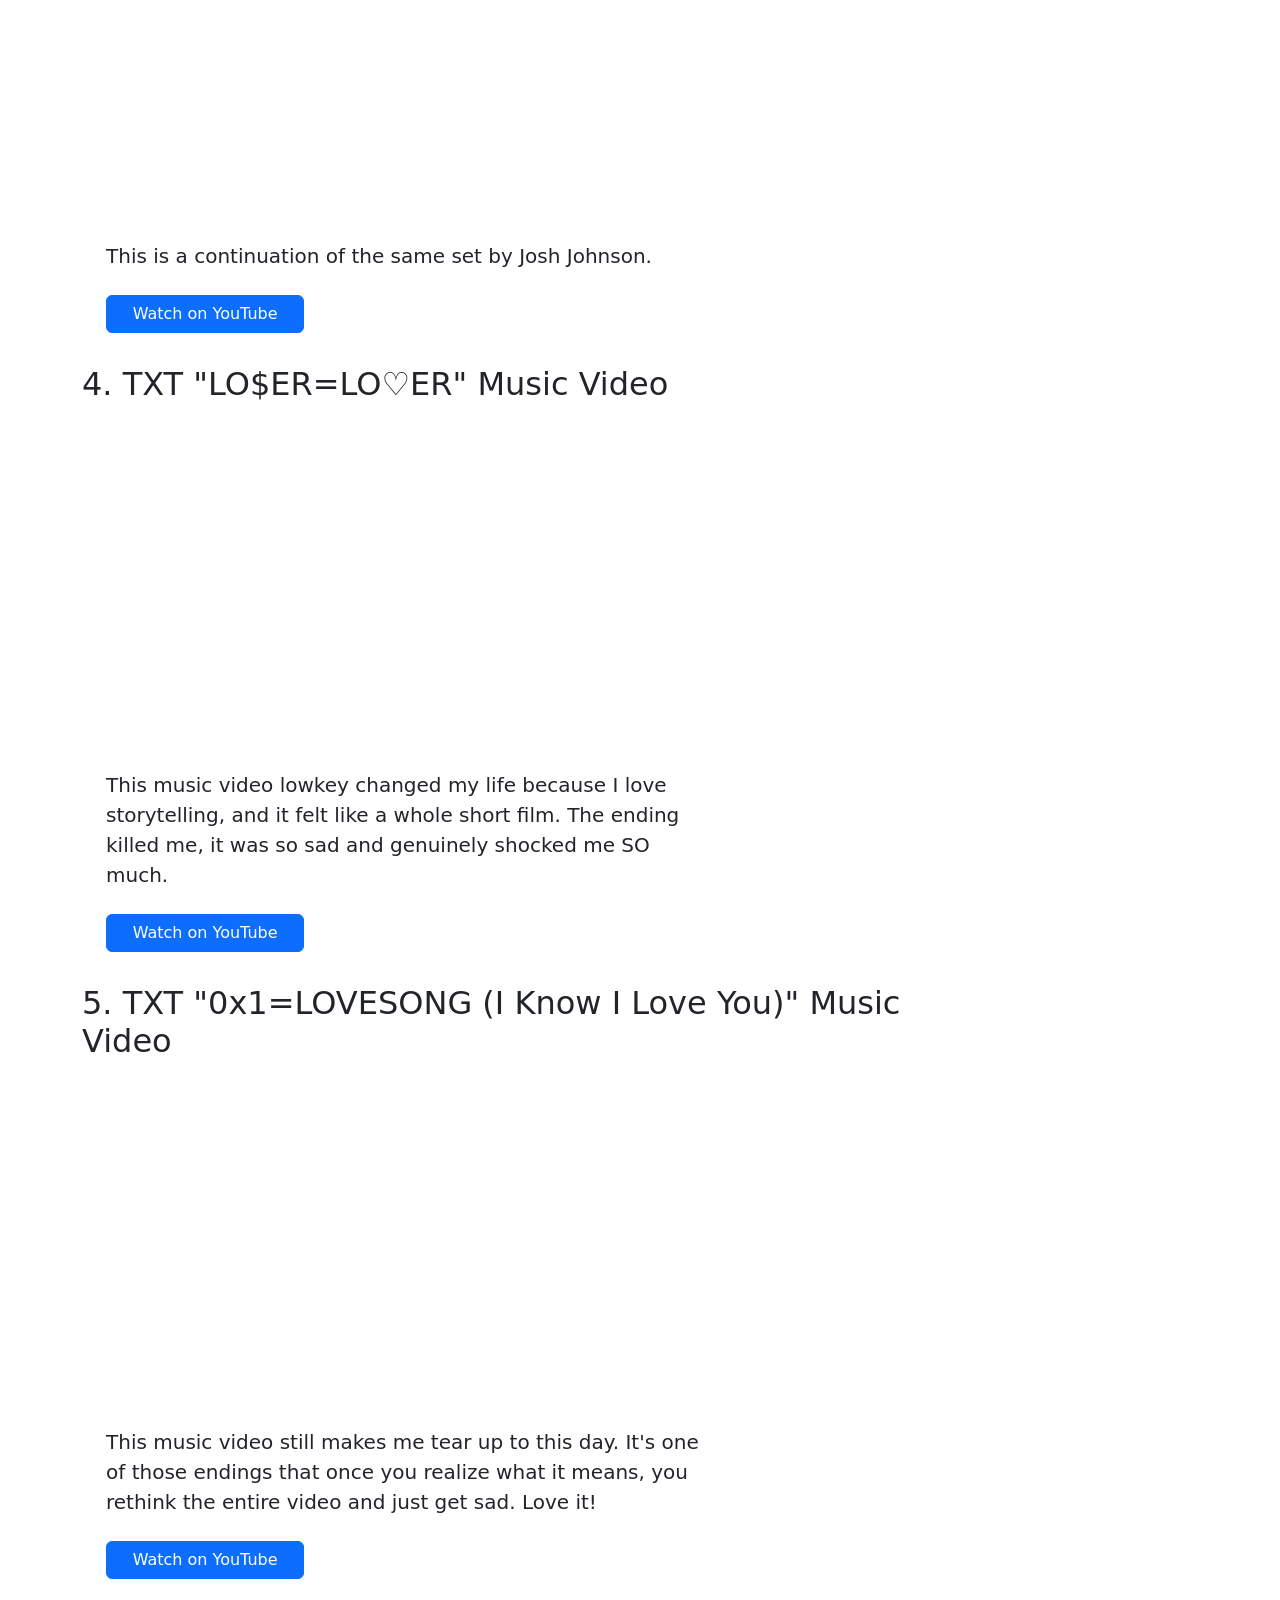
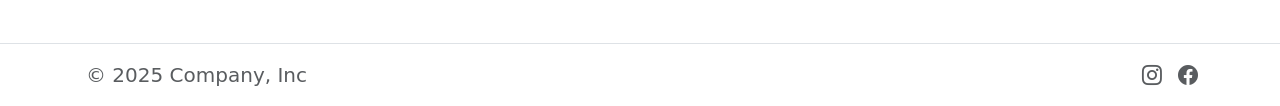
<file: developing-online-content/bootstrap-sandbox.html>
<!doctype html>
<html lang="en" class="h-100 w-100">

<head>
  <meta charset="utf-8">
  <meta name="viewport" content="width=device-width, initial-scale=1">
  <title>Bootstrap demo</title>
  <link href="https://cdn.jsdelivr.net/npm/bootstrap@5.3.8/dist/css/bootstrap.min.css" rel="stylesheet"
    integrity="sha384-sRIl4kxILFvY47J16cr9ZwB07vP4J8+LH7qKQnuqkuIAvNWLzeN8tE5YBujZqJLB" crossorigin="anonymous">
  <link rel="stylesheet" href="https://cdn.jsdelivr.net/npm/bootstrap-icons@1.13.1/font/bootstrap-icons.min.css">
  <div>
     <span class="badge text-bg-secondary">HTML</span> <span class="badge text-bg-secondary">CSS</span>
  </div>  
</head>

<body class="h-100 w-100 d-flex flex-column fs-5">
  <nav class="navbar navbar-expand-lg navbar-dark bg-primary" aria-label="Eighth navbar example">
    <div class="container"> <a class="navbar-brand d-flex align-items-center" href="#"><i class="bi bi-5-circle pe-2 fs-2"></i>Top five</a> <button class="navbar-toggler" type="button"
        data-bs-toggle="collapse" data-bs-target="#navbarsExample07" aria-controls="navbarsExample07"
        aria-expanded="false" aria-label="Toggle navigation"> <span class="navbar-toggler-icon"></span> </button>
      <div class="collapse navbar-collapse" id="navbarsExample07">
        <ul class="navbar-nav me-auto mb-2 mb-lg-0">
          <li class="nav-item"> <a class="nav-link active" aria-current="page" href="#">Home</a> </li>
          <li class="nav-item"> <a class="nav-link" href="#">Link</a> </li>
        </ul>
        <form role="search"> <input class="form-control" type="search" placeholder="Search" aria-label="Search"> </form>
      </div>
    </div>
  </nav>
  <main class="container flex-grow-1 pt-5">
    <div class="row gx-5">
      <div class="py-5 col-lg-9">
        <h1>Ana's Top Five Videos!</h1>
          <p>These are my fav videos!</p>
            <div class="py-3">
              <h2 class="pb-3">1. "How To Read Sheet Music."</h2>
              <div class="ps-sm-4 col-lg-9">
                <div class="ratio ratio-16x9">
                  <iframe src="https://www.youtube.com/embed/-3WuQxnA7Hg?si=Cg8_WFeJcs328f1g" title="YouTube video player" frameborder="0" allow="accelerometer; autoplay; clipboard-write; encrypted-media; gyroscope; picture-in-picture; web-share" allowfullscreen></iframe>
                </div>
                <p class="py-2">An unserious, unhelpful yet incredibly funny guide on reading sheet music.</p>
                <a class="btn btn-primary col-12 col-md-4" href="https://youtu.be/-3WuQxnA7Hg?si=KWwlU1Zslwz96C_0" role="button">Watch on YouTube</a>
              </div>
            </div> 
            <div class="py-3">
              <h2 class="pb-3">2. "50 Cent Hates Diddy"</h2>
              <div class="ps-sm-4 col-lg-9">
                <div class="ratio ratio-16x9">
                  <iframe src="https://www.youtube.com/embed/ml0lG9mwcsE?si=Jlw8rNh9Dhw_L_MW&amp;start=1706" title="YouTube video player" frameborder="0" allow="accelerometer; autoplay; clipboard-write; encrypted-media; gyroscope; picture-in-picture; web-share" allowfullscreen></iframe>
                </div>
                <p class="py-2">A clip of Josh Johnson performing standup that made me laugh a lot!</p>
                <a class="btn btn-primary col-12 col-md-4" href="https://youtube.com/shorts/HCPECJbT07U?si=u8AJB7gMP8bntErF" role="button">Watch on YouTube</a>
              </div>
            </div>
            <div class="py-3">
              <h2 class="pb-3">3. "@50Cent's Diddy Documentary"</h2>
              <div class="ps-sm-4 col-lg-9">
                <div class="ratio ratio-16x9">
                  <iframe src="https://www.youtube.com/embed/ml0lG9mwcsE?si=Qr0XFfVVY6z2XkYp&amp;start=2389" title="YouTube video player" frameborder="0" allow="accelerometer; autoplay; clipboard-write; encrypted-media; gyroscope; picture-in-picture; web-share" allowfullscreen></iframe>
                </div>
                <p class="py-2">This is a continuation of the same set by Josh Johnson.</p>
                <a class="btn btn-primary col-12 col-md-4" href="https://youtube.com/shorts/1PGLDcmrDCE?si=7BJXaU6wOI6u8Cxo" role="button">Watch on YouTube</a>
              </div>
            </div>
            <div class="py-3">
              <h2 class="pb-3">4. TXT "LO$ER=LO♡ER" Music Video</h2>
              <div class="ps-sm-4 col-lg-9">
                <div class="ratio ratio-16x9">
                  <iframe src="https://www.youtube.com/embed/JzODRUBBXpc?si=mNM9c4lwIbGn7mtt" title="YouTube video player" frameborder="0" allow="accelerometer; autoplay; clipboard-write; encrypted-media; gyroscope; picture-in-picture; web-share" allowfullscreen></iframe>
                </div>
                <p class="py-2">This music video lowkey changed my life because I love storytelling, and it felt like a whole short film. The ending killed me, it was so sad and genuinely shocked me SO much.</p>
                <a class="btn btn-primary col-12 col-md-4" href="https://youtu.be/JzODRUBBXpc?si=6hJ8zD-8I9BEkg7u" role="button">Watch on YouTube</a>
              </div>
            </div>
            <div class="py-3">
              <h2 class="pb-3">5. TXT "0x1=LOVESONG (I Know I Love You)" Music Video</h2>
              <div class="ps-sm-4 col-lg-9">
                <div class="ratio ratio-16x9">
                  <iframe src="https://www.youtube.com/embed/d5bbqKYu51w?si=SGzUIgxI5vXgQ-bh" title="YouTube video player" frameborder="0" allow="accelerometer; autoplay; clipboard-write; encrypted-media; gyroscope; picture-in-picture; web-share" allowfullscreen></iframe>
                </div>
                <p class="py-2">This music video still makes me tear up to this day. It's one of those endings that once you realize what it means, you rethink the entire video and just get sad. Love it!</p>
                <a class="btn btn-primary col-12 col-md-4" href="https://youtu.be/d5bbqKYu51w?si=XjZ5PYRhqmtpXXC0" role="button">Watch on YouTube</a>
                </div>
              </div> 
            </div>  
      <div class="py-5 col-lg-3">
        <h1 class="fs-4">About Me</h1>
        
        <p class="small">
          My name is Ana Portillo, and I am a Latina poet and storyteller studying creative writing and professional writing at Virginia Tech ('26). I am about to finish my third year and am a little concerned, but mainly happy.
        </p>

        <div class="small">
          <span class="badge text-bg-secondary">HTML</span> 
          <span class="badge text-bg-secondary">CSS</span>
        </div>
      </div>
  </div>
</main>
  <footer class="mt-auto border-top">
    <div class="container d-flex flex-wrap justify-content-between align-items-center py-3">
      <div class="col-md-4 d-flex align-items-center"><span class="mb-3 mb-md-0 ps-1 text-body-secondary">© 2025 Company, Inc</span></div>
      <ul class="nav col-md-4 justify-content-end list-unstyled d-flex">
        <li class="ms-3"><a class="text-body-secondary" href="#" aria-label="Instagram"><i class="bi bi-instagram"></i></a></li>
        <li class="ms-3"><a class="text-body-secondary" href="#" aria-label="Facebook"><i class="bi bi-facebook"></i></a></li>
      </ul>
    </div>
  </footer>
  <script src="https://cdn.jsdelivr.net/npm/bootstrap@5.3.8/dist/js/bootstrap.bundle.min.js"
    integrity="sha384-FKyoEForCGlyvwx9Hj09JcYn3nv7wiPVlz7YYwJrWVcXK/BmnVDxM+D2scQbITxI"
    crossorigin="anonymous"></script>
</body>

</html>
</file>
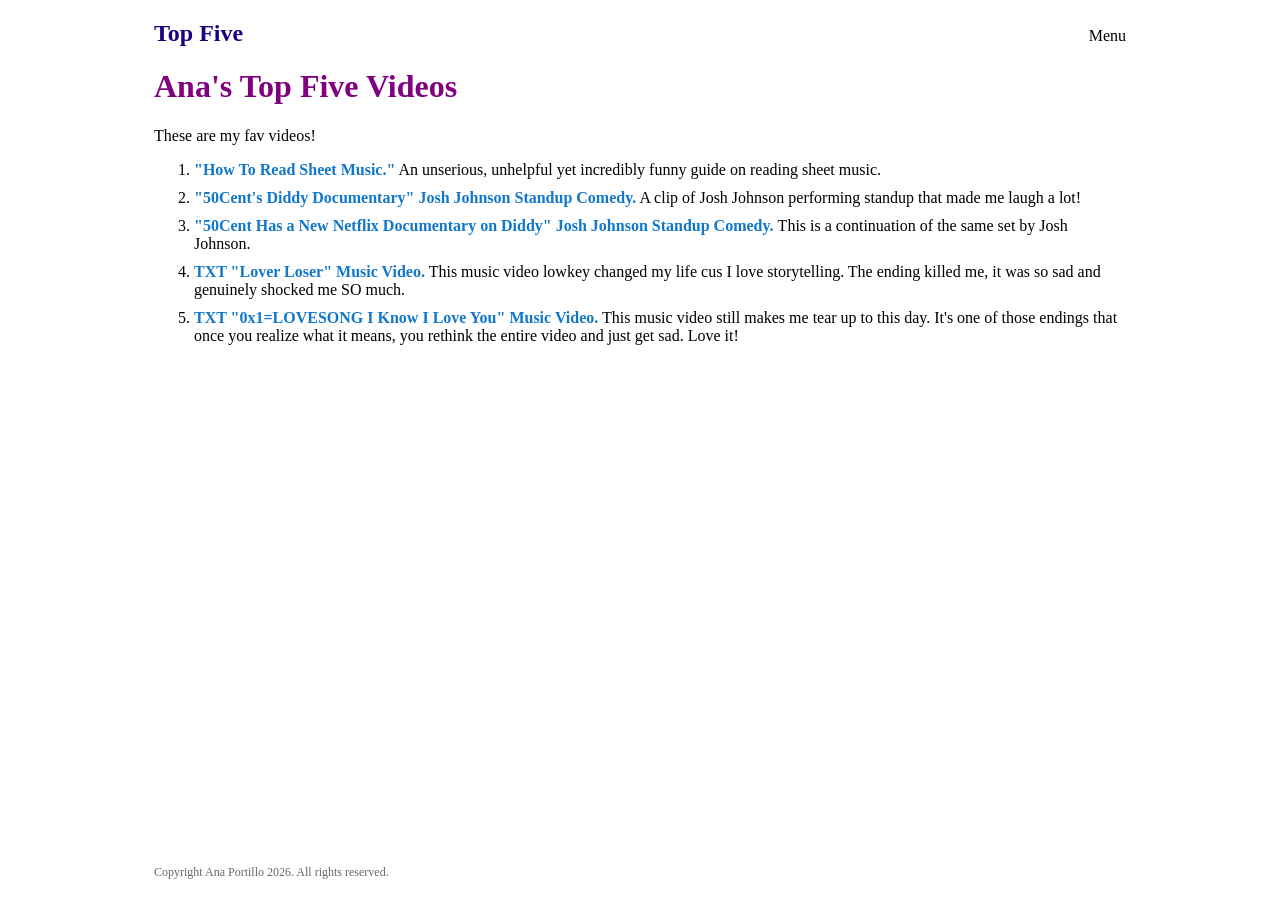
<file: developing-online-content/top-five.html>
<!DOCTYPE html>
<html lang="en">
<head>
    <meta charset="UTF-8">
    <meta name="viewport" content="width=device-width, initial-scale=1.0">
    <title>Ana's Top Five Videos</title>
    <link rel="stylesheet" href="top-five.css">
</head>
<body>
    <div class="container">
    <header>
      <div class="logo">Top Five</div>
      <div>Menu</div>
    </header>
    <main>
      <h1>Ana's Top Five Videos</h1>
      <p>These are my fav videos!</p>
      <ol>
        <li><b><a href="https://youtu.be/-3WuQxnA7Hg?si=KWwlU1Zslwz96C_0">"How To Read Sheet Music."</a></b> An unserious, unhelpful yet incredibly funny guide on reading sheet music.</li>
        <li><b><a href="https://youtube.com/shorts/1PGLDcmrDCE?si=OAMcUsk08cEXbuF9">"50Cent's Diddy Documentary" Josh Johnson Standup Comedy.</a></b> A clip of Josh Johnson performing standup that made me laugh a lot!</li>
        <li><b><a href="https://youtube.com/shorts/3YwWEkXTmvE?si=wrHkISepPhpjT0JE">"50Cent Has a New Netflix Documentary on Diddy" Josh Johnson Standup Comedy. </a></b> This is a continuation of the same set by Josh Johnson.</li>
        <li><b><a href="https://youtu.be/JzODRUBBXpc?si=6hJ8zD-8I9BEkg7u">TXT "Lover Loser" Music Video.</a></b> This music video lowkey changed my life cus I love storytelling. The ending killed me, it was so sad and genuinely shocked me SO much.</li>
       <li><b><a href="https://youtu.be/d5bbqKYu51w?si=XjZ5PYRhqmtpXXC0">TXT "0x1=LOVESONG I Know I Love You" Music Video.</a></b> This music video still makes me tear up to this day. It's one of those endings that once you realize what it means, you rethink the entire video and just get sad. Love it!</li>
      </ol>
    </main>
    <footer>
      <div>Copyright Ana Portillo 2026. All rights reserved.</div>
    </footer>
  </div>
</body>
</html>
</file>
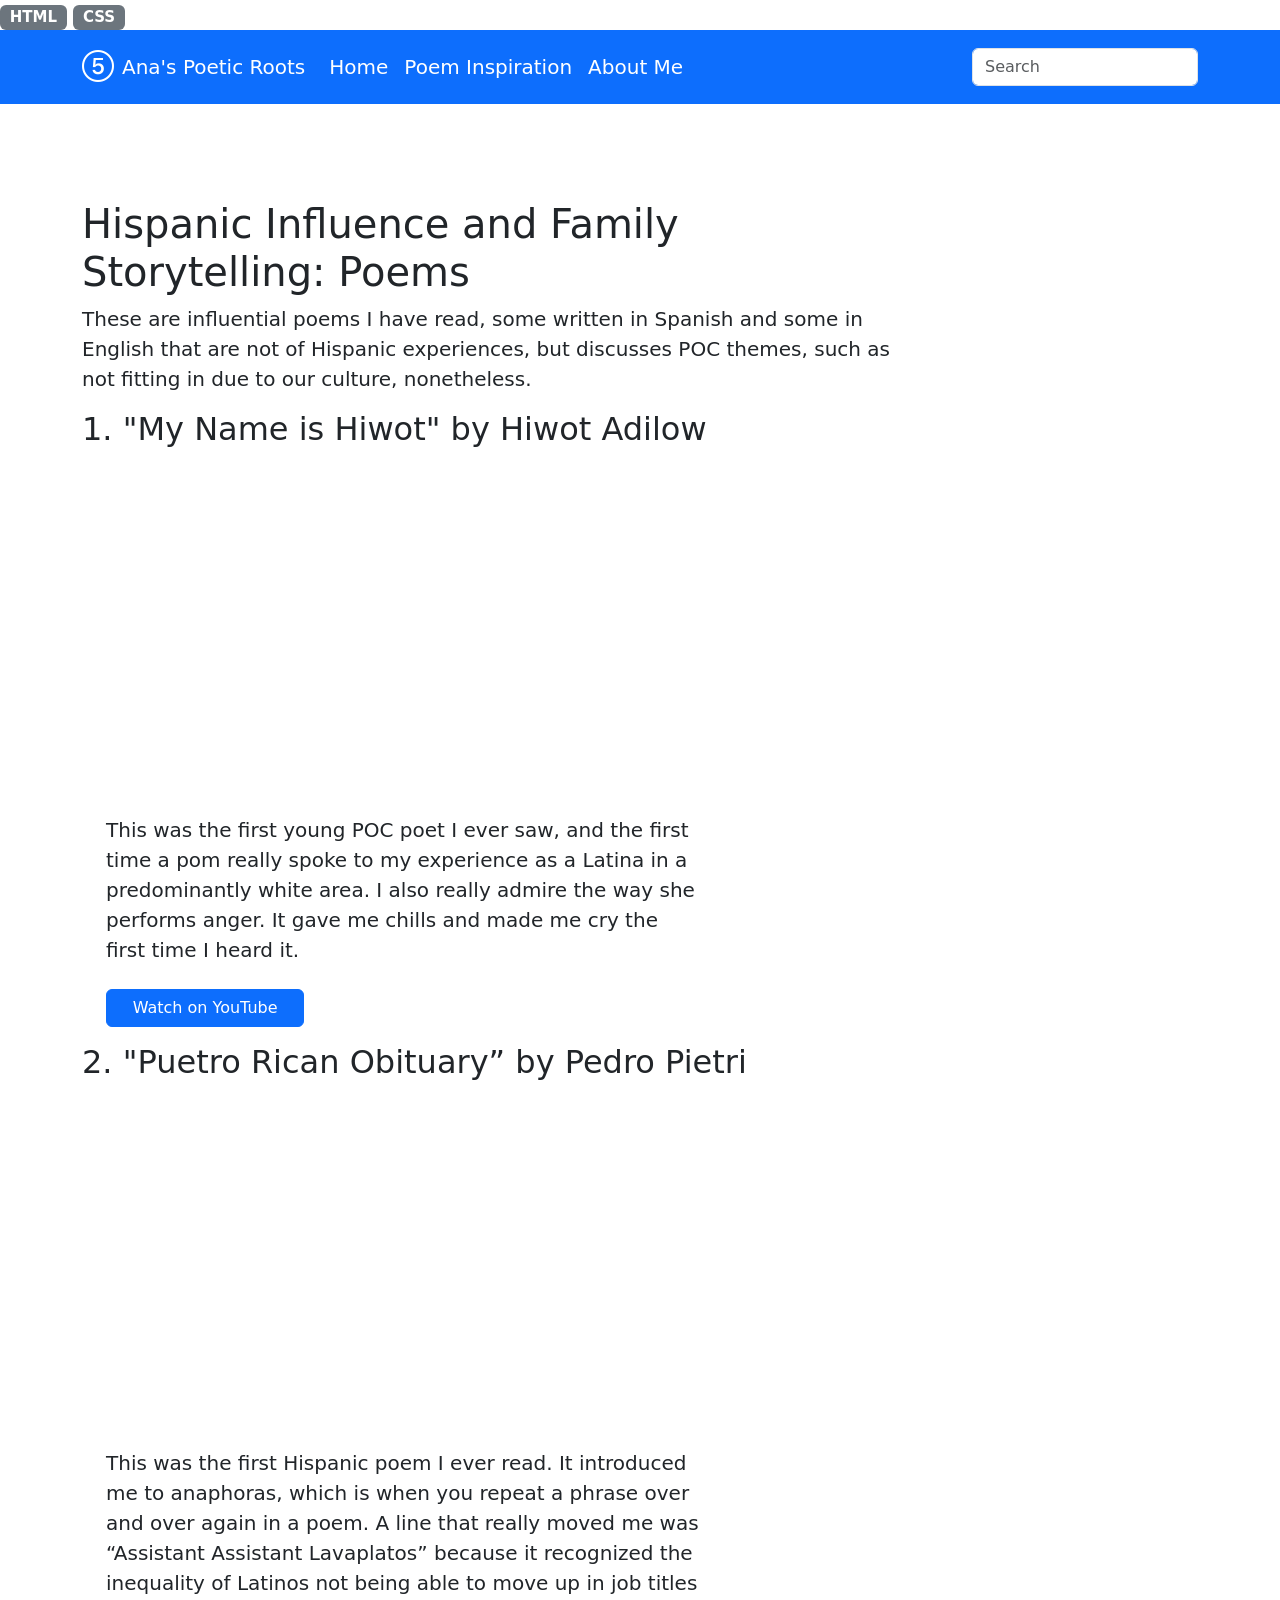
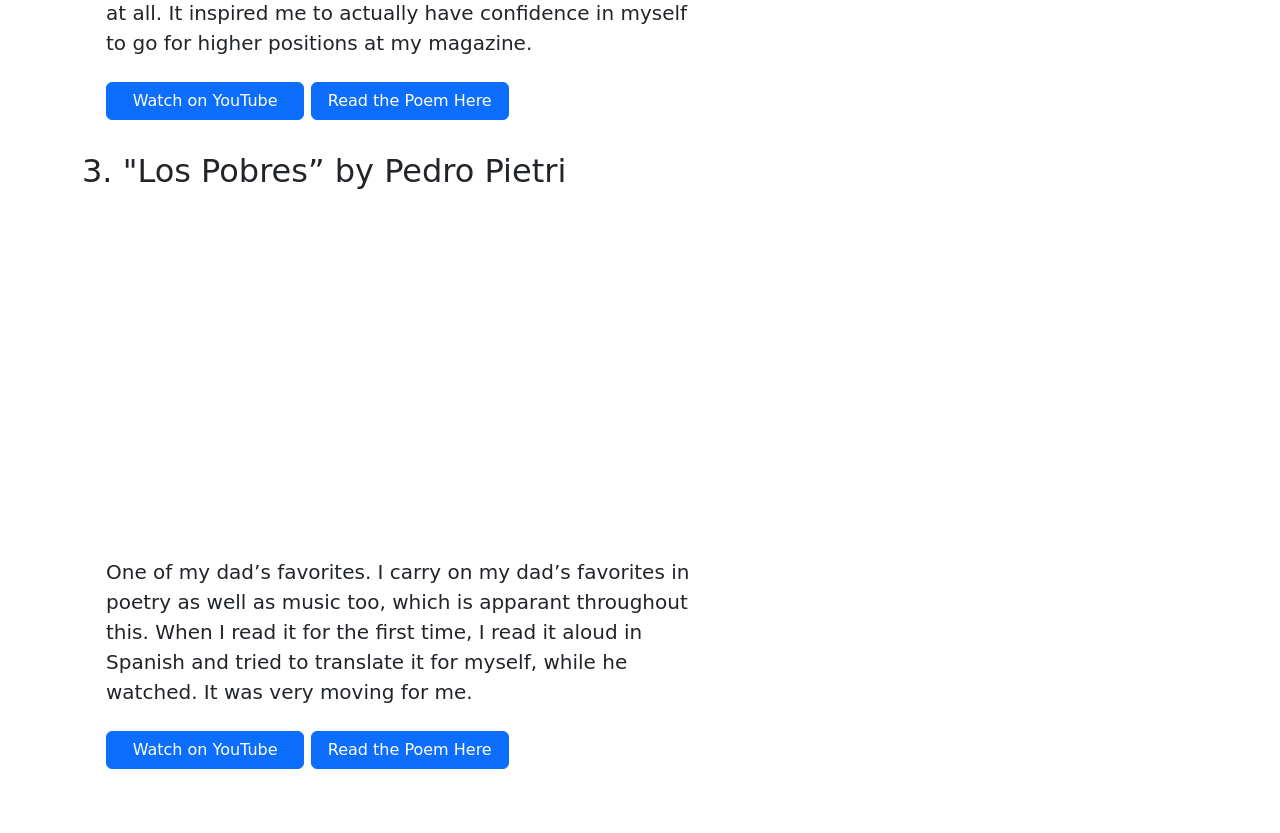
<file: developing-online-content/bootstrap-website/poem-inspiration.html>
<!doctype html>
<html lang="en" class="h-100 w-100">

<head>
  <meta charset="utf-8">
  <meta name="viewport" content="width=device-width, initial-scale=1">
  <title>Bootstrap Website</title>
  <link href="https://cdn.jsdelivr.net/npm/bootstrap@5.3.8/dist/css/bootstrap.min.css" rel="stylesheet"
    integrity="sha384-sRIl4kxILFvY47J16cr9ZwB07vP4J8+LH7qKQnuqkuIAvNWLzeN8tE5YBujZqJLB" crossorigin="anonymous">
  <link rel="stylesheet" href="https://cdn.jsdelivr.net/npm/bootstrap-icons@1.13.1/font/bootstrap-icons.min.css">  
</head>
  <div>
     <span class="badge text-bg-secondary">HTML</span> <span class="badge text-bg-secondary">CSS</span>
  </div>  
</head>

<body class="h-100 w-100 d-flex flex-column fs-5">
  <nav class="navbar navbar-expand-lg navbar-dark bg-primary" aria-label="Eighth navbar example">
    <div class="container"> <a class="navbar-brand d-flex align-items-center" href="#"><i class="bi bi-5-circle pe-2 fs-2"></i>Ana's Poetic Roots</a><button class="navbar-toggler" type="button"
        data-bs-toggle="collapse" data-bs-target="#navbarsExample07" aria-controls="navbarsExample07"
        aria-expanded="false" aria-label="Toggle navigation"> <span class="navbar-toggler-icon"></span> </button>
      <div class="collapse navbar-collapse" id="navbarsExample07">
        <ul class="navbar-nav me-auto mb-2 mb-lg-0">
          <li class="nav-item"> <a class="nav-link active" aria-current="page" href="index.html">Home</a> </li>
          <li class="nav-item"> <a class="nav-link  active" aria-current="page" href="poem-inspiration.html">Poem Inspiration</a> </li>
          <li class="nav-item"> <a class="nav-link active" aria-current="page" href="about.html">About Me</a> </li>
        </ul>
        <form role="search"> <input class="form-control" type="search" placeholder="Search" aria-label="Search"> </form>
      </div>
    </div>
  </nav>
  <main class="container flex-grow-1 pt-5">
    <div class="row gx-5">
      <div class="py-5 col-lg-9">
        <h1>Hispanic Influence and Family Storytelling: Poems</h1>
          <p>These are influential poems I have read, some written in Spanish and some in English that are not of Hispanic experiences, but discusses POC themes, such as not fitting in due to our culture, nonetheless.</p>
            <div>
              <h2 class="pb-3">1. "My Name is Hiwot" by Hiwot Adilow</h2>
              <div class="ps-sm-4 col-lg-9">
                <div class="ratio ratio-16x9">
                  <iframe src="https://www.youtube.com/embed/pc6CJ_kUNYc?si=tQzgz_Pp8getwT9l" title="YouTube video player" frameborder="0" allow="accelerometer; autoplay; clipboard-write; encrypted-media; gyroscope; picture-in-picture; web-share" referrerpolicy="strict-origin-when-cross-origin" allowfullscreen></iframe>
                </div>
                <p class="py-2">This was the first young POC poet I ever saw, and the first time a pom really spoke to my experience as a Latina in a predominantly white area. I also really admire the way she performs anger. It gave me chills and made me cry the first time I heard it.</p>
                <a class="btn btn-primary col-12 col-md-4" href="https://www.youtube.com/embed/pc6CJ_kUNYc?si=tQzgz_Pp8getwT9l" role="button">Watch on YouTube</a>
              </div>
            </div> 
            <div class="py-3">
              <h2 class="pb-3">2. "Puetro Rican Obituary” by Pedro Pietri</h2>
              <div class="ps-sm-4 col-lg-9">
                <div class="ratio ratio-16x9">
                  <iframe src="https://www.youtube.com/embed/XCD0IsZ4HLI?si=gTwbKHmuHlm1xFnY" title="YouTube video player" frameborder="0" allow="accelerometer; autoplay; clipboard-write; encrypted-media; gyroscope; picture-in-picture; web-share" referrerpolicy="strict-origin-when-cross-origin" allowfullscreen></iframe>
                </div>
                <p class="py-2"> This was the first Hispanic poem I ever read. It introduced me to anaphoras, which is when you repeat a phrase over and over again in a poem. A line that really moved me was “Assistant Assistant Lavaplatos” because it recognized the inequality of Latinos not being able to move up in job titles at all. It inspired me to actually have confidence in myself to go for higher positions at my magazine.</p>
                <a class="btn btn-primary col-12 col-md-4" href="https://youtu.be/XCD0IsZ4HLI?si=gTwbKHmuHlm1xFnY" role="button">Watch on YouTube</a>
                <a class="btn btn-primary col-12 col-md-4" href="https://www.poetryfoundation.org/poems/58396/puerto-rican-obituary" role="button">Read the Poem Here</a>
              </div>
            </div>
            <div class="py-3">
              <h2 class="pb-3">3. "Los Pobres” by Pedro Pietri</h2>
              <div class="ps-sm-4 col-lg-9">
                <div class="ratio ratio-16x9">
                  <iframe src="https://www.youtube.com/embed/JqdwbmGhDTQ?si=iP8K6bbOOeKga0It" title="YouTube video player" frameborder="0" allow="accelerometer; autoplay; clipboard-write; encrypted-media; gyroscope; picture-in-picture; web-share" referrerpolicy="strict-origin-when-cross-origin" allowfullscreen></iframe>
                </div>
                <p class="py-2">One of my dad’s favorites. I carry on my dad’s favorites in poetry as well as music too, which is apparant throughout this. When I read it for the first time, I read it aloud in Spanish and tried to translate it for myself, while he watched. It was very moving for me.</p>
                <a class="btn btn-primary col-12 col-md-4" href="https://youtu.be/JqdwbmGhDTQ?si=4xfuTtfFKfGkIygv" role="button">Watch on YouTube</a>
                <a class="btn btn-primary col-12 col-md-4" href="https://www.movingpoems.com/2009/06/los-pobres/" role="button">Read the Poem Here</a>
              </div>
            </div>
  </footer>
  <script src="https://cdn.jsdelivr.net/npm/bootstrap@5.3.8/dist/js/bootstrap.bundle.min.js"
    integrity="sha384-FKyoEForCGlyvwx9Hj09JcYn3nv7wiPVlz7YYwJrWVcXK/BmnVDxM+D2scQbITxI"
    crossorigin="anonymous"></script>
</body>

</html>
</file>
<file: developing-online-content/top-five.css>
html {
  width: 100%;
  height: 100%;
}

body {
 height: 100%;
 width: 375px;
 margin: 0 auto;
 font-family: 'Times New Roman', Times, serif;
 font-size: 16px;
}

.container {
  min-height: 100%;
  display: flex;
  flex-direction: column;
  align-items: stretch;
}

header {
  display: flex;
  justify-content: space-between;
  align-items: baseline;
  border-bottom: purple;
  padding-top: 20px;

}

.logo {
  font-size: 24px;
  font-weight: 800;
  color: rgb(28, 0, 128);
}

main {
  flex-grow: 1;
}

h1 {
  font-family: 'Times New Roman', Times, serif;
  color: purple; 
  font-size: 24px;
}

li {
  padding-bottom: 10px;
}

a {
  color: rgb(16, 119, 203);
  text-decoration: none;
}

footer {
  font-size: 12px;
  color: rgba(0, 0, 0, 0.6);
  padding-bottom: 20px;
}

@media screen and (min-width: 576px) {
  body {
    width: 556px;
  }

  h1 {
    font-size: 32px;
  }

  .logo {
    font-size: 24px;
  }
}

@media screen and (min-width: 768px) {
  body {
    width: 748px;
  }
}

@media screen and (min-width: 992px) {
  body {
    width: 972px;
  }
}
</file>
<file: site/assets/stylesheets/main.2afb09e1.min.css>
@charset "UTF-8";html{-webkit-text-size-adjust:none;-moz-text-size-adjust:none;text-size-adjust:none;box-sizing:border-box}*,:after,:before{box-sizing:inherit}@media (prefers-reduced-motion){*,:after,:before{transition:none!important}}body{margin:0}a,button,input,label{-webkit-tap-highlight-color:transparent}a{color:inherit;text-decoration:none}hr{border:0;box-sizing:initial;display:block;height:.05rem;overflow:visible;padding:0}small{font-size:80%}sub,sup{line-height:1em}img{border-style:none}table{border-collapse:initial;border-spacing:0}td,th{font-weight:400;vertical-align:top}button{background:#0000;border:0;font-family:inherit;font-size:inherit;margin:0;padding:0}input{border:0;outline:none}:root{--md-primary-fg-color:#4051b5;--md-primary-fg-color--light:#5d6cc0;--md-primary-fg-color--dark:#303fa1;--md-primary-bg-color:#fff;--md-primary-bg-color--light:#ffffffb3;--md-accent-fg-color:#526cfe;--md-accent-fg-color--transparent:#526cfe1a;--md-accent-bg-color:#fff;--md-accent-bg-color--light:#ffffffb3}[data-md-color-scheme=default]{color-scheme:light}[data-md-color-scheme=default] img[src$="#gh-dark-mode-only"],[data-md-color-scheme=default] img[src$="#only-dark"]{display:none}:root,[data-md-color-scheme=default]{--md-hue:225deg;--md-default-fg-color:#000000de;--md-default-fg-color--light:#0000008a;--md-default-fg-color--lighter:#00000052;--md-default-fg-color--lightest:#00000012;--md-default-bg-color:#fff;--md-default-bg-color--light:#ffffffb3;--md-default-bg-color--lighter:#ffffff4d;--md-default-bg-color--lightest:#ffffff1f;--md-code-fg-color:#36464e;--md-code-bg-color:#f5f5f5;--md-code-hl-color:#4287ff;--md-code-hl-color--light:#4287ff1a;--md-code-hl-number-color:#d52a2a;--md-code-hl-special-color:#db1457;--md-code-hl-function-color:#a846b9;--md-code-hl-constant-color:#6e59d9;--md-code-hl-keyword-color:#3f6ec6;--md-code-hl-string-color:#1c7d4d;--md-code-hl-name-color:var(--md-code-fg-color);--md-code-hl-operator-color:var(--md-default-fg-color--light);--md-code-hl-punctuation-color:var(--md-default-fg-color--light);--md-code-hl-comment-color:var(--md-default-fg-color--light);--md-code-hl-generic-color:var(--md-default-fg-color--light);--md-code-hl-variable-color:var(--md-default-fg-color--light);--md-typeset-color:var(--md-default-fg-color);--md-typeset-a-color:var(--md-primary-fg-color);--md-typeset-del-color:#f5503d26;--md-typeset-ins-color:#0bd57026;--md-typeset-kbd-color:#fafafa;--md-typeset-kbd-accent-color:#fff;--md-typeset-kbd-border-color:#b8b8b8;--md-typeset-mark-color:#ffff0080;--md-typeset-table-color:#0000001f;--md-typeset-table-color--light:rgba(0,0,0,.035);--md-admonition-fg-color:var(--md-default-fg-color);--md-admonition-bg-color:var(--md-default-bg-color);--md-warning-fg-color:#000000de;--md-warning-bg-color:#ff9;--md-footer-fg-color:#fff;--md-footer-fg-color--light:#ffffffb3;--md-footer-fg-color--lighter:#ffffff73;--md-footer-bg-color:#000000de;--md-footer-bg-color--dark:#00000052;--md-shadow-z1:0 0.2rem 0.5rem #0000000d,0 0 0.05rem #0000001a;--md-shadow-z2:0 0.2rem 0.5rem #0000001a,0 0 0.05rem #00000040;--md-shadow-z3:0 0.2rem 0.5rem #0003,0 0 0.05rem #00000059}.md-icon svg{fill:currentcolor;display:block;height:1.2rem;width:1.2rem}body{-webkit-font-smoothing:antialiased;-moz-osx-font-smoothing:grayscale;--md-text-font-family:var(--md-text-font,_),-apple-system,BlinkMacSystemFont,Helvetica,Arial,sans-serif;--md-code-font-family:var(--md-code-font,_),SFMono-Regular,Consolas,Menlo,monospace}aside,body,input{font-feature-settings:"kern","liga";color:var(--md-typeset-color);font-family:var(--md-text-font-family)}code,kbd,pre{font-feature-settings:"kern";font-family:var(--md-code-font-family)}:root{--md-typeset-table-sort-icon:url('data:image/svg+xml;charset=utf-8,<svg xmlns="http://www.w3.org/2000/svg" viewBox="0 0 24 24"><path d="m18 21-4-4h3V7h-3l4-4 4 4h-3v10h3M2 19v-2h10v2M2 13v-2h7v2M2 7V5h4v2z"/></svg>');--md-typeset-table-sort-icon--asc:url('data:image/svg+xml;charset=utf-8,<svg xmlns="http://www.w3.org/2000/svg" viewBox="0 0 24 24"><path d="M19 17h3l-4 4-4-4h3V3h2M2 17h10v2H2M6 5v2H2V5m0 6h7v2H2z"/></svg>');--md-typeset-table-sort-icon--desc:url('data:image/svg+xml;charset=utf-8,<svg xmlns="http://www.w3.org/2000/svg" viewBox="0 0 24 24"><path d="M19 7h3l-4-4-4 4h3v14h2M2 17h10v2H2M6 5v2H2V5m0 6h7v2H2z"/></svg>')}.md-typeset{-webkit-print-color-adjust:exact;color-adjust:exact;font-size:.8rem;line-height:1.6;overflow-wrap:break-word}@media print{.md-typeset{font-size:.68rem}}.md-typeset blockquote,.md-typeset dl,.md-typeset figure,.md-typeset ol,.md-typeset pre,.md-typeset ul{margin-bottom:1em;margin-top:1em}.md-typeset h1{color:var(--md-default-fg-color--light);font-size:2em;line-height:1.3;margin:0 0 1.25em}.md-typeset h1,.md-typeset h2{font-weight:300;letter-spacing:-.01em}.md-typeset h2{font-size:1.5625em;line-height:1.4;margin:1.6em 0 .64em}.md-typeset h3{font-size:1.25em;font-weight:400;letter-spacing:-.01em;line-height:1.5;margin:1.6em 0 .8em}.md-typeset h2+h3{margin-top:.8em}.md-typeset h4{font-weight:700;letter-spacing:-.01em;margin:1em 0}.md-typeset h5,.md-typeset h6{color:var(--md-default-fg-color--light);font-size:.8em;font-weight:700;letter-spacing:-.01em;margin:1.25em 0}.md-typeset h5{text-transform:uppercase}.md-typeset h5 code{text-transform:none}.md-typeset hr{border-bottom:.05rem solid var(--md-default-fg-color--lightest);display:flow-root;margin:1.5em 0}.md-typeset a{color:var(--md-typeset-a-color);word-break:break-word}.md-typeset a,.md-typeset a:before{transition:color 125ms}.md-typeset a:focus,.md-typeset a:hover{color:var(--md-accent-fg-color)}.md-typeset a:focus code,.md-typeset a:hover code{background-color:var(--md-accent-fg-color--transparent)}.md-typeset a code{color:currentcolor;transition:background-color 125ms}.md-typeset a.focus-visible{outline-color:var(--md-accent-fg-color);outline-offset:.2rem}.md-typeset code,.md-typeset kbd,.md-typeset pre{color:var(--md-code-fg-color);direction:ltr;font-variant-ligatures:none}@media print{.md-typeset code,.md-typeset kbd,.md-typeset pre{white-space:pre-wrap}}.md-typeset code{background-color:var(--md-code-bg-color);border-radius:.1rem;-webkit-box-decoration-break:clone;box-decoration-break:clone;font-size:.85em;padding:0 .2941176471em;word-break:break-word}.md-typeset code:not(.focus-visible){-webkit-tap-highlight-color:transparent;outline:none}.md-typeset pre{display:flow-root;line-height:1.4;position:relative}.md-typeset pre>code{-webkit-box-decoration-break:slice;box-decoration-break:slice;box-shadow:none;display:block;margin:0;outline-color:var(--md-accent-fg-color);overflow:auto;padding:.7720588235em 1.1764705882em;scrollbar-color:var(--md-default-fg-color--lighter) #0000;scrollbar-width:thin;touch-action:auto;word-break:normal}.md-typeset pre>code:hover{scrollbar-color:var(--md-accent-fg-color) #0000}.md-typeset pre>code::-webkit-scrollbar{height:.2rem;width:.2rem}.md-typeset pre>code::-webkit-scrollbar-thumb{background-color:var(--md-default-fg-color--lighter)}.md-typeset pre>code::-webkit-scrollbar-thumb:hover{background-color:var(--md-accent-fg-color)}.md-typeset kbd{background-color:var(--md-typeset-kbd-color);border-radius:.1rem;box-shadow:0 .1rem 0 .05rem var(--md-typeset-kbd-border-color),0 .1rem 0 var(--md-typeset-kbd-border-color),0 -.1rem .2rem var(--md-typeset-kbd-accent-color) inset;color:var(--md-default-fg-color);display:inline-block;font-size:.75em;padding:0 .6666666667em;vertical-align:text-top;word-break:break-word}.md-typeset mark{background-color:var(--md-typeset-mark-color);-webkit-box-decoration-break:clone;box-decoration-break:clone;color:inherit;word-break:break-word}.md-typeset abbr{border-bottom:.05rem dotted var(--md-default-fg-color--light);cursor:help;text-decoration:none}.md-typeset small{opacity:.75}[dir=ltr] .md-typeset sub,[dir=ltr] .md-typeset sup{margin-left:.078125em}[dir=rtl] .md-typeset sub,[dir=rtl] .md-typeset sup{margin-right:.078125em}[dir=ltr] .md-typeset blockquote{padding-left:.6rem}[dir=rtl] .md-typeset blockquote{padding-right:.6rem}[dir=ltr] .md-typeset blockquote{border-left:.2rem solid var(--md-default-fg-color--lighter)}[dir=rtl] .md-typeset blockquote{border-right:.2rem solid var(--md-default-fg-color--lighter)}.md-typeset blockquote{color:var(--md-default-fg-color--light);margin-left:0;margin-right:0}.md-typeset ul{list-style-type:disc}.md-typeset ul[type]{list-style-type:revert-layer}[dir=ltr] .md-typeset ol,[dir=ltr] .md-typeset ul{margin-left:.625em}[dir=rtl] .md-typeset ol,[dir=rtl] .md-typeset ul{margin-right:.625em}.md-typeset ol,.md-typeset ul{padding:0}.md-typeset ol:not([hidden]),.md-typeset ul:not([hidden]){display:flow-root}.md-typeset ol ol,.md-typeset ul ol{list-style-type:lower-alpha}.md-typeset ol ol ol,.md-typeset ul ol ol{list-style-type:lower-roman}.md-typeset ol ol ol ol,.md-typeset ul ol ol ol{list-style-type:upper-alpha}.md-typeset ol ol ol ol ol,.md-typeset ul ol ol ol ol{list-style-type:upper-roman}.md-typeset ol[type],.md-typeset ul[type]{list-style-type:revert-layer}[dir=ltr] .md-typeset ol li,[dir=ltr] .md-typeset ul li{margin-left:1.25em}[dir=rtl] .md-typeset ol li,[dir=rtl] .md-typeset ul li{margin-right:1.25em}.md-typeset ol li,.md-typeset ul li{margin-bottom:.5em}.md-typeset ol li blockquote,.md-typeset ol li p,.md-typeset ul li blockquote,.md-typeset ul li p{margin:.5em 0}.md-typeset ol li:last-child,.md-typeset ul li:last-child{margin-bottom:0}[dir=ltr] .md-typeset ol li ol,[dir=ltr] .md-typeset ol li ul,[dir=ltr] .md-typeset ul li ol,[dir=ltr] .md-typeset ul li ul{margin-left:.625em}[dir=rtl] .md-typeset ol li ol,[dir=rtl] .md-typeset ol li ul,[dir=rtl] .md-typeset ul li ol,[dir=rtl] .md-typeset ul li ul{margin-right:.625em}.md-typeset ol li ol,.md-typeset ol li ul,.md-typeset ul li ol,.md-typeset ul li ul{margin-bottom:.5em;margin-top:.5em}[dir=ltr] .md-typeset dd{margin-left:1.875em}[dir=rtl] .md-typeset dd{margin-right:1.875em}.md-typeset dd{margin-bottom:1.5em;margin-top:1em}.md-typeset img,.md-typeset svg,.md-typeset video{height:auto;max-width:100%}.md-typeset img[align=left]{margin:1em 1em 1em 0}.md-typeset img[align=right]{margin:1em 0 1em 1em}.md-typeset img[align]:only-child{margin-top:0}.md-typeset figure{display:flow-root;margin:1em auto;max-width:100%;text-align:center;width:-moz-fit-content;width:fit-content}.md-typeset figure img{display:block;margin:0 auto}.md-typeset figcaption{font-style:italic;margin:1em auto;max-width:24rem}.md-typeset iframe{max-width:100%}.md-typeset table:not([class]){background-color:var(--md-default-bg-color);border:.05rem solid var(--md-typeset-table-color);border-radius:.1rem;display:inline-block;font-size:.64rem;max-width:100%;overflow:auto;touch-action:auto}@media print{.md-typeset table:not([class]){display:table}}.md-typeset table:not([class])+*{margin-top:1.5em}.md-typeset table:not([class]) td>:first-child,.md-typeset table:not([class]) th>:first-child{margin-top:0}.md-typeset table:not([class]) td>:last-child,.md-typeset table:not([class]) th>:last-child{margin-bottom:0}.md-typeset table:not([class]) td:not([align]),.md-typeset table:not([class]) th:not([align]){text-align:left}[dir=rtl] .md-typeset table:not([class]) td:not([align]),[dir=rtl] .md-typeset table:not([class]) th:not([align]){text-align:right}.md-typeset table:not([class]) th{font-weight:700;min-width:5rem;padding:.9375em 1.25em;vertical-align:top}.md-typeset table:not([class]) td{border-top:.05rem solid var(--md-typeset-table-color);padding:.9375em 1.25em;vertical-align:top}.md-typeset table:not([class]) tbody tr{transition:background-color 125ms}.md-typeset table:not([class]) tbody tr:hover{background-color:var(--md-typeset-table-color--light);box-shadow:0 .05rem 0 var(--md-default-bg-color) inset}.md-typeset table:not([class]) a{word-break:normal}.md-typeset table th[role=columnheader]{cursor:pointer}[dir=ltr] .md-typeset table th[role=columnheader]:after{margin-left:.5em}[dir=rtl] .md-typeset table th[role=columnheader]:after{margin-right:.5em}.md-typeset table th[role=columnheader]:after{content:"";display:inline-block;height:1.2em;-webkit-mask-image:var(--md-typeset-table-sort-icon);mask-image:var(--md-typeset-table-sort-icon);-webkit-mask-repeat:no-repeat;mask-repeat:no-repeat;-webkit-mask-size:contain;mask-size:contain;transition:background-color 125ms;vertical-align:text-bottom;width:1.2em}.md-typeset table th[role=columnheader]:hover:after{background-color:var(--md-default-fg-color--lighter)}.md-typeset table th[role=columnheader][aria-sort=ascending]:after{background-color:var(--md-default-fg-color--light);-webkit-mask-image:var(--md-typeset-table-sort-icon--asc);mask-image:var(--md-typeset-table-sort-icon--asc)}.md-typeset table th[role=columnheader][aria-sort=descending]:after{background-color:var(--md-default-fg-color--light);-webkit-mask-image:var(--md-typeset-table-sort-icon--desc);mask-image:var(--md-typeset-table-sort-icon--desc)}.md-typeset__scrollwrap{margin:1em -.8rem;overflow-x:auto;touch-action:auto}.md-typeset__table{display:inline-block;margin-bottom:.5em;padding:0 .8rem}@media print{.md-typeset__table{display:block}}html .md-typeset__table table{display:table;margin:0;overflow:hidden;width:100%}@media screen and (max-width:44.984375em){.md-content__inner>pre{margin:1em -.8rem}.md-content__inner>pre code{border-radius:0}}.md-typeset .md-author{border-radius:100%;display:block;flex-shrink:0;height:1.6rem;overflow:hidden;position:relative;transition:color 125ms,transform 125ms;width:1.6rem}.md-typeset .md-author img{display:block}.md-typeset .md-author--more{background:var(--md-default-fg-color--lightest);color:var(--md-default-fg-color--lighter);font-size:.6rem;font-weight:700;line-height:1.6rem;text-align:center}.md-typeset .md-author--long{height:2.4rem;width:2.4rem}.md-typeset a.md-author{transform:scale(1)}.md-typeset a.md-author img{border-radius:100%;filter:grayscale(100%) opacity(75%);transition:filter 125ms}.md-typeset a.md-author:focus,.md-typeset a.md-author:hover{transform:scale(1.1);z-index:1}.md-typeset a.md-author:focus img,.md-typeset a.md-author:hover img{filter:grayscale(0)}.md-banner{background-color:var(--md-footer-bg-color);color:var(--md-footer-fg-color);overflow:auto}@media print{.md-banner{display:none}}.md-banner--warning{background-color:var(--md-warning-bg-color);color:var(--md-warning-fg-color)}.md-banner__inner{font-size:.7rem;margin:.6rem auto;padding:0 .8rem}[dir=ltr] .md-banner__button{float:right}[dir=rtl] .md-banner__button{float:left}.md-banner__button{color:inherit;cursor:pointer;transition:opacity .25s}.no-js .md-banner__button{display:none}.md-banner__button:hover{opacity:.7}html{font-size:125%;height:100%;overflow-x:hidden}@media screen and (min-width:100em){html{font-size:137.5%}}@media screen and (min-width:125em){html{font-size:150%}}body{background-color:var(--md-default-bg-color);display:flex;flex-direction:column;font-size:.5rem;min-height:100%;position:relative;width:100%}@media print{body{display:block}}@media screen and (max-width:59.984375em){body[data-md-scrolllock]{position:fixed}}.md-grid{margin-left:auto;margin-right:auto;max-width:61rem}.md-container{display:flex;flex-direction:column;flex-grow:1}@media print{.md-container{display:block}}.md-main{flex-grow:1}.md-main__inner{display:flex;height:100%;margin-top:1.5rem}.md-ellipsis{overflow:hidden;text-overflow:ellipsis}.md-toggle{display:none}.md-option{height:0;opacity:0;position:absolute;width:0}.md-option:checked+label:not([hidden]){display:block}.md-option.focus-visible+label{outline-color:var(--md-accent-fg-color);outline-style:auto}.md-skip{background-color:var(--md-default-fg-color);border-radius:.1rem;color:var(--md-default-bg-color);font-size:.64rem;margin:.5rem;opacity:0;outline-color:var(--md-accent-fg-color);padding:.3rem .5rem;position:fixed;transform:translateY(.4rem);z-index:-1}.md-skip:focus{opacity:1;transform:translateY(0);transition:transform .25s cubic-bezier(.4,0,.2,1),opacity 175ms 75ms;z-index:10}@page{margin:25mm}:root{--md-clipboard-icon:url('data:image/svg+xml;charset=utf-8,<svg xmlns="http://www.w3.org/2000/svg" viewBox="0 0 24 24"><path d="M19 21H8V7h11m0-2H8a2 2 0 0 0-2 2v14a2 2 0 0 0 2 2h11a2 2 0 0 0 2-2V7a2 2 0 0 0-2-2m-3-4H4a2 2 0 0 0-2 2v14h2V3h12z"/></svg>')}.md-clipboard{border-radius:.1rem;color:var(--md-default-fg-color--lightest);cursor:pointer;height:1.5em;outline-color:var(--md-accent-fg-color);outline-offset:.1rem;position:absolute;right:.5em;top:.5em;transition:color .25s;width:1.5em;z-index:1}@media print{.md-clipboard{display:none}}.md-clipboard:not(.focus-visible){-webkit-tap-highlight-color:transparent;outline:none}:hover>.md-clipboard{color:var(--md-default-fg-color--light)}.md-clipboard:focus,.md-clipboard:hover{color:var(--md-accent-fg-color)}.md-clipboard:after{background-color:currentcolor;content:"";display:block;height:1.125em;margin:0 auto;-webkit-mask-image:var(--md-clipboard-icon);mask-image:var(--md-clipboard-icon);-webkit-mask-position:center;mask-position:center;-webkit-mask-repeat:no-repeat;mask-repeat:no-repeat;-webkit-mask-size:contain;mask-size:contain;width:1.125em}.md-clipboard--inline{cursor:pointer}.md-clipboard--inline code{transition:color .25s,background-color .25s}.md-clipboard--inline:focus code,.md-clipboard--inline:hover code{background-color:var(--md-accent-fg-color--transparent);color:var(--md-accent-fg-color)}.md-typeset .md-code__content{display:grid}@keyframes consent{0%{opacity:0;transform:translateY(100%)}to{opacity:1;transform:translateY(0)}}@keyframes overlay{0%{opacity:0}to{opacity:1}}.md-consent__overlay{animation:overlay .25s both;-webkit-backdrop-filter:blur(.1rem);backdrop-filter:blur(.1rem);background-color:#0000008a;height:100%;opacity:1;position:fixed;top:0;width:100%;z-index:5}.md-consent__inner{animation:consent .5s cubic-bezier(.1,.7,.1,1) both;background-color:var(--md-default-bg-color);border:0;border-radius:.1rem;bottom:0;box-shadow:0 0 .2rem #0000001a,0 .2rem .4rem #0003;max-height:100%;overflow:auto;padding:0;position:fixed;width:100%;z-index:5}.md-consent__form{padding:.8rem}.md-consent__settings{display:none;margin:1em 0}input:checked+.md-consent__settings{display:block}.md-consent__controls{margin-bottom:.8rem}.md-typeset .md-consent__controls .md-button{display:inline}@media screen and (max-width:44.984375em){.md-typeset .md-consent__controls .md-button{display:block;margin-top:.4rem;text-align:center;width:100%}}.md-consent label{cursor:pointer}.md-content{flex-grow:1;min-width:0}.md-content__inner{margin:0 .8rem 1.2rem;padding-top:.6rem}@media screen and (min-width:76.25em){[dir=ltr] .md-sidebar--primary:not([hidden])~.md-content>.md-content__inner{margin-left:1.2rem}[dir=ltr] .md-sidebar--secondary:not([hidden])~.md-content>.md-content__inner,[dir=rtl] .md-sidebar--primary:not([hidden])~.md-content>.md-content__inner{margin-right:1.2rem}[dir=rtl] .md-sidebar--secondary:not([hidden])~.md-content>.md-content__inner{margin-left:1.2rem}}.md-content__inner:before{content:"";display:block;height:.4rem}.md-content__inner>:last-child{margin-bottom:0}[dir=ltr] .md-content__button{float:right}[dir=rtl] .md-content__button{float:left}[dir=ltr] .md-content__button{margin-left:.4rem}[dir=rtl] .md-content__button{margin-right:.4rem}.md-content__button{margin:.4rem 0;padding:0}@media print{.md-content__button{display:none}}.md-typeset .md-content__button{color:var(--md-default-fg-color--lighter)}.md-content__button svg{display:inline;vertical-align:top}[dir=rtl] .md-content__button svg{transform:scaleX(-1)}[dir=ltr] .md-dialog{right:.8rem}[dir=rtl] .md-dialog{left:.8rem}.md-dialog{background-color:var(--md-default-fg-color);border-radius:.1rem;bottom:.8rem;box-shadow:var(--md-shadow-z3);min-width:11.1rem;opacity:0;padding:.4rem .6rem;pointer-events:none;position:fixed;transform:translateY(100%);transition:transform 0ms .4s,opacity .4s;z-index:4}@media print{.md-dialog{display:none}}.md-dialog--active{opacity:1;pointer-events:auto;transform:translateY(0);transition:transform .4s cubic-bezier(.075,.85,.175,1),opacity .4s}.md-dialog__inner{color:var(--md-default-bg-color);font-size:.7rem}.md-feedback{margin:2em 0 1em;text-align:center}.md-feedback fieldset{border:none;margin:0;padding:0}.md-feedback__title{font-weight:700;margin:1em auto}.md-feedback__inner{position:relative}.md-feedback__list{display:flex;flex-wrap:wrap;place-content:baseline center;position:relative}.md-feedback__list:hover .md-icon:not(:disabled){color:var(--md-default-fg-color--lighter)}:disabled .md-feedback__list{min-height:1.8rem}.md-feedback__icon{color:var(--md-default-fg-color--light);cursor:pointer;flex-shrink:0;margin:0 .1rem;transition:color 125ms}.md-feedback__icon:not(:disabled).md-icon:hover{color:var(--md-accent-fg-color)}.md-feedback__icon:disabled{color:var(--md-default-fg-color--lightest);pointer-events:none}.md-feedback__note{opacity:0;position:relative;transform:translateY(.4rem);transition:transform .4s cubic-bezier(.1,.7,.1,1),opacity .15s}.md-feedback__note>*{margin:0 auto;max-width:16rem}:disabled .md-feedback__note{opacity:1;transform:translateY(0)}@media print{.md-feedback{display:none}}.md-footer{background-color:var(--md-footer-bg-color);color:var(--md-footer-fg-color)}@media print{.md-footer{display:none}}.md-footer__inner{justify-content:space-between;overflow:auto;padding:.2rem}.md-footer__inner:not([hidden]){display:flex}.md-footer__link{align-items:end;display:flex;flex-grow:0.01;margin-bottom:.4rem;margin-top:1rem;max-width:100%;outline-color:var(--md-accent-fg-color);overflow:hidden;transition:opacity .25s}.md-footer__link:focus,.md-footer__link:hover{opacity:.7}[dir=rtl] .md-footer__link svg{transform:scaleX(-1)}@media screen and (max-width:44.984375em){.md-footer__link--prev{flex-shrink:0}.md-footer__link--prev .md-footer__title{display:none}}[dir=ltr] .md-footer__link--next{margin-left:auto}[dir=rtl] .md-footer__link--next{margin-right:auto}.md-footer__link--next{text-align:right}[dir=rtl] .md-footer__link--next{text-align:left}.md-footer__title{flex-grow:1;font-size:.9rem;margin-bottom:.7rem;max-width:calc(100% - 2.4rem);padding:0 1rem;white-space:nowrap}.md-footer__button{margin:.2rem;padding:.4rem}.md-footer__direction{font-size:.64rem;opacity:.7}.md-footer-meta{background-color:var(--md-footer-bg-color--dark)}.md-footer-meta__inner{display:flex;flex-wrap:wrap;justify-content:space-between;padding:.2rem}html .md-footer-meta.md-typeset a{color:var(--md-footer-fg-color--light)}html .md-footer-meta.md-typeset a:focus,html .md-footer-meta.md-typeset a:hover{color:var(--md-footer-fg-color)}.md-copyright{color:var(--md-footer-fg-color--lighter);font-size:.64rem;margin:auto .6rem;padding:.4rem 0;width:100%}@media screen and (min-width:45em){.md-copyright{width:auto}}.md-copyright__highlight{color:var(--md-footer-fg-color--light)}.md-social{display:inline-flex;gap:.2rem;margin:0 .4rem;padding:.2rem 0 .6rem}@media screen and (min-width:45em){.md-social{padding:.6rem 0}}.md-social__link{display:inline-block;height:1.6rem;text-align:center;width:1.6rem}.md-social__link:before{line-height:1.9}.md-social__link svg{fill:currentcolor;max-height:.8rem;vertical-align:-25%}.md-typeset .md-button{border:.1rem solid;border-radius:.1rem;color:var(--md-primary-fg-color);cursor:pointer;display:inline-block;font-weight:700;padding:.625em 2em;transition:color 125ms,background-color 125ms,border-color 125ms}.md-typeset .md-button--primary{background-color:var(--md-primary-fg-color);border-color:var(--md-primary-fg-color);color:var(--md-primary-bg-color)}.md-typeset .md-button:focus,.md-typeset .md-button:hover{background-color:var(--md-accent-fg-color);border-color:var(--md-accent-fg-color);color:var(--md-accent-bg-color)}[dir=ltr] .md-typeset .md-input{border-top-left-radius:.1rem}[dir=ltr] .md-typeset .md-input,[dir=rtl] .md-typeset .md-input{border-top-right-radius:.1rem}[dir=rtl] .md-typeset .md-input{border-top-left-radius:.1rem}.md-typeset .md-input{border-bottom:.1rem solid var(--md-default-fg-color--lighter);box-shadow:var(--md-shadow-z1);font-size:.8rem;height:1.8rem;padding:0 .6rem;transition:border .25s,box-shadow .25s}.md-typeset .md-input:focus,.md-typeset .md-input:hover{border-bottom-color:var(--md-accent-fg-color);box-shadow:var(--md-shadow-z2)}.md-typeset .md-input--stretch{width:100%}.md-header{background-color:var(--md-primary-fg-color);box-shadow:0 0 .2rem #0000,0 .2rem .4rem #0000;color:var(--md-primary-bg-color);display:block;left:0;position:sticky;right:0;top:0;z-index:4}@media print{.md-header{display:none}}.md-header[hidden]{transform:translateY(-100%);transition:transform .25s cubic-bezier(.8,0,.6,1),box-shadow .25s}.md-header--shadow{box-shadow:0 0 .2rem #0000001a,0 .2rem .4rem #0003;transition:transform .25s cubic-bezier(.1,.7,.1,1),box-shadow .25s}.md-header__inner{align-items:center;display:flex;padding:0 .2rem}.md-header__button{color:currentcolor;cursor:pointer;margin:.2rem;outline-color:var(--md-accent-fg-color);padding:.4rem;position:relative;transition:opacity .25s;vertical-align:middle;z-index:1}.md-header__button:hover{opacity:.7}.md-header__button:not([hidden]){display:inline-block}.md-header__button:not(.focus-visible){-webkit-tap-highlight-color:transparent;outline:none}.md-header__button.md-logo{margin:.2rem;padding:.4rem}@media screen and (max-width:76.234375em){.md-header__button.md-logo{display:none}}.md-header__button.md-logo img,.md-header__button.md-logo svg{fill:currentcolor;display:block;height:1.2rem;width:auto}@media screen and (min-width:60em){.md-header__button[for=__search]{display:none}}.no-js .md-header__button[for=__search]{display:none}[dir=rtl] .md-header__button[for=__search] svg{transform:scaleX(-1)}@media screen and (min-width:76.25em){.md-header__button[for=__drawer]{display:none}}.md-header__topic{display:flex;max-width:100%;position:absolute;transition:transform .4s cubic-bezier(.1,.7,.1,1),opacity .15s;white-space:nowrap}.md-header__topic+.md-header__topic{opacity:0;pointer-events:none;transform:translateX(1.25rem);transition:transform .4s cubic-bezier(1,.7,.1,.1),opacity .15s;z-index:-1}[dir=rtl] .md-header__topic+.md-header__topic{transform:translateX(-1.25rem)}.md-header__topic:first-child{font-weight:700}[dir=ltr] .md-header__title{margin-left:1rem;margin-right:.4rem}[dir=rtl] .md-header__title{margin-left:.4rem;margin-right:1rem}.md-header__title{flex-grow:1;font-size:.9rem;height:2.4rem;line-height:2.4rem}.md-header__title--active .md-header__topic{opacity:0;pointer-events:none;transform:translateX(-1.25rem);transition:transform .4s cubic-bezier(1,.7,.1,.1),opacity .15s;z-index:-1}[dir=rtl] .md-header__title--active .md-header__topic{transform:translateX(1.25rem)}.md-header__title--active .md-header__topic+.md-header__topic{opacity:1;pointer-events:auto;transform:translateX(0);transition:transform .4s cubic-bezier(.1,.7,.1,1),opacity .15s;z-index:0}.md-header__title>.md-header__ellipsis{height:100%;position:relative;width:100%}.md-header__option{display:flex;flex-shrink:0;max-width:100%;transition:max-width 0ms .25s,opacity .25s .25s;white-space:nowrap}[data-md-toggle=search]:checked~.md-header .md-header__option{max-width:0;opacity:0;transition:max-width 0ms,opacity 0ms}.md-header__option>input{bottom:0}.md-header__source{display:none}@media screen and (min-width:60em){[dir=ltr] .md-header__source{margin-left:1rem}[dir=rtl] .md-header__source{margin-right:1rem}.md-header__source{display:block;max-width:11.7rem;width:11.7rem}}@media screen and (min-width:76.25em){[dir=ltr] .md-header__source{margin-left:1.4rem}[dir=rtl] .md-header__source{margin-right:1.4rem}}.md-meta{color:var(--md-default-fg-color--light);font-size:.7rem;line-height:1.3}.md-meta__list{display:inline-flex;flex-wrap:wrap;list-style:none;margin:0;padding:0}.md-meta__item:not(:last-child):after{content:"·";margin-left:.2rem;margin-right:.2rem}.md-meta__link{color:var(--md-typeset-a-color)}.md-meta__link:focus,.md-meta__link:hover{color:var(--md-accent-fg-color)}.md-draft{background-color:#ff1744;border-radius:.125em;color:#fff;display:inline-block;font-weight:700;padding-left:.5714285714em;padding-right:.5714285714em}:root{--md-nav-icon--prev:url('data:image/svg+xml;charset=utf-8,<svg xmlns="http://www.w3.org/2000/svg" viewBox="0 0 24 24"><path d="M20 11v2H8l5.5 5.5-1.42 1.42L4.16 12l7.92-7.92L13.5 5.5 8 11z"/></svg>');--md-nav-icon--next:url('data:image/svg+xml;charset=utf-8,<svg xmlns="http://www.w3.org/2000/svg" viewBox="0 0 24 24"><path d="M8.59 16.58 13.17 12 8.59 7.41 10 6l6 6-6 6z"/></svg>');--md-toc-icon:url('data:image/svg+xml;charset=utf-8,<svg xmlns="http://www.w3.org/2000/svg" viewBox="0 0 24 24"><path d="M3 9h14V7H3zm0 4h14v-2H3zm0 4h14v-2H3zm16 0h2v-2h-2zm0-10v2h2V7zm0 6h2v-2h-2z"/></svg>')}.md-nav{font-size:.7rem;line-height:1.3}.md-nav__title{color:var(--md-default-fg-color--light);display:block;font-weight:700;overflow:hidden;padding:0 .6rem;text-overflow:ellipsis}.md-nav__title .md-nav__button{display:none}.md-nav__title .md-nav__button img{height:100%;width:auto}.md-nav__title .md-nav__button.md-logo img,.md-nav__title .md-nav__button.md-logo svg{fill:currentcolor;display:block;height:2.4rem;max-width:100%;object-fit:contain;width:auto}.md-nav__list{list-style:none;margin:0;padding:0}.md-nav__link{align-items:flex-start;display:flex;gap:.4rem;margin-top:.625em;scroll-snap-align:start;transition:color 125ms}.md-nav__link--passed{color:var(--md-default-fg-color--light)}.md-nav__item .md-nav__link--active,.md-nav__item .md-nav__link--active code{color:var(--md-typeset-a-color)}.md-nav__link .md-ellipsis{position:relative}[dir=ltr] .md-nav__link .md-icon:last-child{margin-left:auto}[dir=rtl] .md-nav__link .md-icon:last-child{margin-right:auto}.md-nav__link svg{fill:currentcolor;flex-shrink:0;height:1.3em;position:relative}.md-nav__link[for]:focus,.md-nav__link[for]:hover,.md-nav__link[href]:focus,.md-nav__link[href]:hover{color:var(--md-accent-fg-color);cursor:pointer}.md-nav__link.focus-visible{outline-color:var(--md-accent-fg-color);outline-offset:.2rem}.md-nav--primary .md-nav__link[for=__toc]{display:none}.md-nav--primary .md-nav__link[for=__toc] .md-icon:after{background-color:currentcolor;display:block;height:100%;-webkit-mask-image:var(--md-toc-icon);mask-image:var(--md-toc-icon);width:100%}.md-nav--primary .md-nav__link[for=__toc]~.md-nav{display:none}.md-nav__container>.md-nav__link{margin-top:0}.md-nav__container>.md-nav__link:first-child{flex-grow:1;min-width:0}.md-nav__icon{flex-shrink:0}.md-nav__source{display:none}@media screen and (max-width:76.234375em){.md-nav--primary,.md-nav--primary .md-nav{background-color:var(--md-default-bg-color);display:flex;flex-direction:column;height:100%;left:0;position:absolute;right:0;top:0;z-index:1}.md-nav--primary .md-nav__item,.md-nav--primary .md-nav__title{font-size:.8rem;line-height:1.5}.md-nav--primary .md-nav__title{background-color:var(--md-default-fg-color--lightest);color:var(--md-default-fg-color--light);cursor:pointer;height:5.6rem;line-height:2.4rem;padding:3rem .8rem .2rem;position:relative;white-space:nowrap}[dir=ltr] .md-nav--primary .md-nav__title .md-nav__icon{left:.4rem}[dir=rtl] .md-nav--primary .md-nav__title .md-nav__icon{right:.4rem}.md-nav--primary .md-nav__title .md-nav__icon{display:block;height:1.2rem;margin:.2rem;position:absolute;top:.4rem;width:1.2rem}.md-nav--primary .md-nav__title .md-nav__icon:after{background-color:currentcolor;content:"";display:block;height:100%;-webkit-mask-image:var(--md-nav-icon--prev);mask-image:var(--md-nav-icon--prev);-webkit-mask-position:center;mask-position:center;-webkit-mask-repeat:no-repeat;mask-repeat:no-repeat;-webkit-mask-size:contain;mask-size:contain;width:100%}.md-nav--primary .md-nav__title~.md-nav__list{background-color:var(--md-default-bg-color);box-shadow:0 .05rem 0 var(--md-default-fg-color--lightest) inset;overflow-y:auto;scroll-snap-type:y mandatory;touch-action:pan-y}.md-nav--primary .md-nav__title~.md-nav__list>:first-child{border-top:0}.md-nav--primary .md-nav__title[for=__drawer]{background-color:var(--md-primary-fg-color);color:var(--md-primary-bg-color);font-weight:700}.md-nav--primary .md-nav__title .md-logo{display:block;left:.2rem;margin:.2rem;padding:.4rem;position:absolute;right:.2rem;top:.2rem}.md-nav--primary .md-nav__list{flex:1}.md-nav--primary .md-nav__item{border-top:.05rem solid var(--md-default-fg-color--lightest)}.md-nav--primary .md-nav__item--active>.md-nav__link{color:var(--md-typeset-a-color)}.md-nav--primary .md-nav__item--active>.md-nav__link:focus,.md-nav--primary .md-nav__item--active>.md-nav__link:hover{color:var(--md-accent-fg-color)}.md-nav--primary .md-nav__link{margin-top:0;padding:.6rem .8rem}.md-nav--primary .md-nav__link svg{margin-top:.1em}.md-nav--primary .md-nav__link>.md-nav__link{padding:0}[dir=ltr] .md-nav--primary .md-nav__link .md-nav__icon{margin-right:-.2rem}[dir=rtl] .md-nav--primary .md-nav__link .md-nav__icon{margin-left:-.2rem}.md-nav--primary .md-nav__link .md-nav__icon{font-size:1.2rem;height:1.2rem;width:1.2rem}.md-nav--primary .md-nav__link .md-nav__icon:after{background-color:currentcolor;content:"";display:block;height:100%;-webkit-mask-image:var(--md-nav-icon--next);mask-image:var(--md-nav-icon--next);-webkit-mask-position:center;mask-position:center;-webkit-mask-repeat:no-repeat;mask-repeat:no-repeat;-webkit-mask-size:contain;mask-size:contain;width:100%}[dir=rtl] .md-nav--primary .md-nav__icon:after{transform:scale(-1)}.md-nav--primary .md-nav--secondary .md-nav{background-color:initial;position:static}[dir=ltr] .md-nav--primary .md-nav--secondary .md-nav .md-nav__link{padding-left:1.4rem}[dir=rtl] .md-nav--primary .md-nav--secondary .md-nav .md-nav__link{padding-right:1.4rem}[dir=ltr] .md-nav--primary .md-nav--secondary .md-nav .md-nav .md-nav__link{padding-left:2rem}[dir=rtl] .md-nav--primary .md-nav--secondary .md-nav .md-nav .md-nav__link{padding-right:2rem}[dir=ltr] .md-nav--primary .md-nav--secondary .md-nav .md-nav .md-nav .md-nav__link{padding-left:2.6rem}[dir=rtl] .md-nav--primary .md-nav--secondary .md-nav .md-nav .md-nav .md-nav__link{padding-right:2.6rem}[dir=ltr] .md-nav--primary .md-nav--secondary .md-nav .md-nav .md-nav .md-nav .md-nav__link{padding-left:3.2rem}[dir=rtl] .md-nav--primary .md-nav--secondary .md-nav .md-nav .md-nav .md-nav .md-nav__link{padding-right:3.2rem}.md-nav--secondary{background-color:initial}.md-nav__toggle~.md-nav{display:flex;opacity:0;transform:translateX(100%);transition:transform .25s cubic-bezier(.8,0,.6,1),opacity 125ms 50ms}[dir=rtl] .md-nav__toggle~.md-nav{transform:translateX(-100%)}.md-nav__toggle:checked~.md-nav{opacity:1;transform:translateX(0);transition:transform .25s cubic-bezier(.4,0,.2,1),opacity 125ms 125ms}.md-nav__toggle:checked~.md-nav>.md-nav__list{-webkit-backface-visibility:hidden;backface-visibility:hidden}}@media screen and (max-width:59.984375em){.md-nav--primary .md-nav__link[for=__toc]{display:flex}.md-nav--primary .md-nav__link[for=__toc] .md-icon:after{content:""}.md-nav--primary .md-nav__link[for=__toc]+.md-nav__link{display:none}.md-nav--primary .md-nav__link[for=__toc]~.md-nav{display:flex}.md-nav__source{background-color:var(--md-primary-fg-color--dark);color:var(--md-primary-bg-color);display:block;padding:0 .2rem}}@media screen and (min-width:60em) and (max-width:76.234375em){.md-nav--integrated .md-nav__link[for=__toc]{display:flex}.md-nav--integrated .md-nav__link[for=__toc] .md-icon:after{content:""}.md-nav--integrated .md-nav__link[for=__toc]+.md-nav__link{display:none}.md-nav--integrated .md-nav__link[for=__toc]~.md-nav{display:flex}}@media screen and (min-width:60em){.md-nav{margin-bottom:-.4rem}.md-nav--secondary .md-nav__title{background:var(--md-default-bg-color);box-shadow:0 0 .4rem .4rem var(--md-default-bg-color);position:sticky;top:0;z-index:1}.md-nav--secondary .md-nav__title[for=__toc]{scroll-snap-align:start}.md-nav--secondary .md-nav__title .md-nav__icon{display:none}[dir=ltr] .md-nav--secondary .md-nav__list{padding-left:.6rem}[dir=rtl] .md-nav--secondary .md-nav__list{padding-right:.6rem}.md-nav--secondary .md-nav__list{padding-bottom:.4rem}[dir=ltr] .md-nav--secondary .md-nav__item>.md-nav__link{margin-right:.4rem}[dir=rtl] .md-nav--secondary .md-nav__item>.md-nav__link{margin-left:.4rem}}@media screen and (min-width:76.25em){.md-nav{margin-bottom:-.4rem;transition:max-height .25s cubic-bezier(.86,0,.07,1)}.md-nav--primary .md-nav__title{background:var(--md-default-bg-color);box-shadow:0 0 .4rem .4rem var(--md-default-bg-color);position:sticky;top:0;z-index:1}.md-nav--primary .md-nav__title[for=__drawer]{scroll-snap-align:start}.md-nav--primary .md-nav__title .md-nav__icon{display:none}[dir=ltr] .md-nav--primary .md-nav__list{padding-left:.6rem}[dir=rtl] .md-nav--primary .md-nav__list{padding-right:.6rem}.md-nav--primary .md-nav__list{padding-bottom:.4rem}[dir=ltr] .md-nav--primary .md-nav__item>.md-nav__link{margin-right:.4rem}[dir=rtl] .md-nav--primary .md-nav__item>.md-nav__link{margin-left:.4rem}.md-nav__toggle~.md-nav{display:grid;grid-template-rows:minmax(.4rem,0fr);opacity:0;transition:grid-template-rows .25s cubic-bezier(.86,0,.07,1),opacity .25s,visibility 0ms .25s;visibility:collapse}.md-nav__toggle~.md-nav>.md-nav__list{overflow:hidden}.md-nav__toggle.md-toggle--indeterminate~.md-nav,.md-nav__toggle:checked~.md-nav{grid-template-rows:minmax(.4rem,1fr);opacity:1;transition:grid-template-rows .25s cubic-bezier(.86,0,.07,1),opacity .15s .1s,visibility 0ms;visibility:visible}.md-nav__toggle.md-toggle--indeterminate~.md-nav{transition:none}.md-nav__item--nested>.md-nav>.md-nav__title{display:none}.md-nav__item--section{display:block;margin:1.25em 0}.md-nav__item--section:last-child{margin-bottom:0}.md-nav__item--section>.md-nav__link{font-weight:700}.md-nav__item--section>.md-nav__link[for]{color:var(--md-default-fg-color--light)}.md-nav__item--section>.md-nav__link:not(.md-nav__container){pointer-events:none}.md-nav__item--section>.md-nav__link .md-icon,.md-nav__item--section>.md-nav__link>[for]{display:none}[dir=ltr] .md-nav__item--section>.md-nav{margin-left:-.6rem}[dir=rtl] .md-nav__item--section>.md-nav{margin-right:-.6rem}.md-nav__item--section>.md-nav{display:block;opacity:1;visibility:visible}.md-nav__item--section>.md-nav>.md-nav__list>.md-nav__item{padding:0}.md-nav__icon{border-radius:100%;height:.9rem;transition:background-color .25s;width:.9rem}.md-nav__icon:hover{background-color:var(--md-accent-fg-color--transparent)}.md-nav__icon:after{background-color:currentcolor;border-radius:100%;content:"";display:inline-block;height:100%;-webkit-mask-image:var(--md-nav-icon--next);mask-image:var(--md-nav-icon--next);-webkit-mask-position:center;mask-position:center;-webkit-mask-repeat:no-repeat;mask-repeat:no-repeat;-webkit-mask-size:contain;mask-size:contain;transition:transform .25s;vertical-align:-.1rem;width:100%}[dir=rtl] .md-nav__icon:after{transform:rotate(180deg)}.md-nav__item--nested .md-nav__toggle:checked~.md-nav__link .md-nav__icon:after,.md-nav__item--nested .md-toggle--indeterminate~.md-nav__link .md-nav__icon:after{transform:rotate(90deg)}.md-nav--lifted>.md-nav__list>.md-nav__item,.md-nav--lifted>.md-nav__title{display:none}.md-nav--lifted>.md-nav__list>.md-nav__item--active{display:block}.md-nav--lifted>.md-nav__list>.md-nav__item--active>.md-nav__link{background:var(--md-default-bg-color);box-shadow:0 0 .4rem .4rem var(--md-default-bg-color);margin-top:0;position:sticky;top:0;z-index:1}.md-nav--lifted>.md-nav__list>.md-nav__item--active>.md-nav__link:not(.md-nav__container){pointer-events:none}.md-nav--lifted>.md-nav__list>.md-nav__item--active.md-nav__item--section{margin:0}[dir=ltr] .md-nav--lifted>.md-nav__list>.md-nav__item>.md-nav:not(.md-nav--secondary){margin-left:-.6rem}[dir=rtl] .md-nav--lifted>.md-nav__list>.md-nav__item>.md-nav:not(.md-nav--secondary){margin-right:-.6rem}.md-nav--lifted>.md-nav__list>.md-nav__item>[for]{color:var(--md-default-fg-color--light)}.md-nav--lifted .md-nav[data-md-level="1"]{grid-template-rows:minmax(.4rem,1fr);opacity:1;visibility:visible}[dir=ltr] .md-nav--integrated>.md-nav__list>.md-nav__item--active .md-nav--secondary{border-left:.05rem solid var(--md-primary-fg-color)}[dir=rtl] .md-nav--integrated>.md-nav__list>.md-nav__item--active .md-nav--secondary{border-right:.05rem solid var(--md-primary-fg-color)}.md-nav--integrated>.md-nav__list>.md-nav__item--active .md-nav--secondary{display:block;margin-bottom:1.25em;opacity:1;visibility:visible}.md-nav--integrated>.md-nav__list>.md-nav__item--active .md-nav--secondary>.md-nav__list{overflow:visible;padding-bottom:0}.md-nav--integrated>.md-nav__list>.md-nav__item--active .md-nav--secondary>.md-nav__title{display:none}}.md-pagination{font-size:.8rem;font-weight:700;gap:.4rem}.md-pagination,.md-pagination>*{align-items:center;display:flex;justify-content:center}.md-pagination>*{border-radius:.2rem;height:1.8rem;min-width:1.8rem;text-align:center}.md-pagination__current{background-color:var(--md-default-fg-color--lightest);color:var(--md-default-fg-color--light)}.md-pagination__link{transition:color 125ms,background-color 125ms}.md-pagination__link:focus,.md-pagination__link:hover{background-color:var(--md-accent-fg-color--transparent);color:var(--md-accent-fg-color)}.md-pagination__link:focus svg,.md-pagination__link:hover svg{color:var(--md-accent-fg-color)}.md-pagination__link.focus-visible{outline-color:var(--md-accent-fg-color);outline-offset:.2rem}.md-pagination__link svg{fill:currentcolor;color:var(--md-default-fg-color--lighter);display:block;max-height:100%;width:1.2rem}.md-post__back{border-bottom:.05rem solid var(--md-default-fg-color--lightest);margin-bottom:1.2rem;padding-bottom:1.2rem}@media screen and (max-width:76.234375em){.md-post__back{display:none}}[dir=rtl] .md-post__back svg{transform:scaleX(-1)}.md-post__authors{display:flex;flex-direction:column;gap:.6rem;margin:0 .6rem 1.2rem}.md-post .md-post__meta a{transition:color 125ms}.md-post .md-post__meta a:focus,.md-post .md-post__meta a:hover{color:var(--md-accent-fg-color)}.md-post__title{color:var(--md-default-fg-color--light);font-weight:700}.md-post--excerpt{margin-bottom:3.2rem}.md-post--excerpt .md-post__header{align-items:center;display:flex;gap:.6rem;min-height:1.6rem}.md-post--excerpt .md-post__authors{align-items:center;display:inline-flex;flex-direction:row;gap:.2rem;margin:0;min-height:2.4rem}[dir=ltr] .md-post--excerpt .md-post__meta .md-meta__list{margin-right:.4rem}[dir=rtl] .md-post--excerpt .md-post__meta .md-meta__list{margin-left:.4rem}.md-post--excerpt .md-post__content>:first-child{--md-scroll-margin:6rem;margin-top:0}.md-post>.md-nav--secondary{margin:1em 0}.md-profile{align-items:center;display:flex;font-size:.7rem;gap:.6rem;line-height:1.4;width:100%}.md-profile__description{flex-grow:1}.md-content--post{display:flex}@media screen and (max-width:76.234375em){.md-content--post{flex-flow:column-reverse}}.md-content--post>.md-content__inner{flex-grow:1;min-width:0}@media screen and (min-width:76.25em){[dir=ltr] .md-content--post>.md-content__inner{margin-left:1.2rem}[dir=rtl] .md-content--post>.md-content__inner{margin-right:1.2rem}}@media screen and (max-width:76.234375em){.md-sidebar.md-sidebar--post{padding:0;position:static;width:100%}.md-sidebar.md-sidebar--post .md-sidebar__scrollwrap{overflow:visible}.md-sidebar.md-sidebar--post .md-sidebar__inner{padding:0}.md-sidebar.md-sidebar--post .md-post__meta{margin-left:.6rem;margin-right:.6rem}.md-sidebar.md-sidebar--post .md-nav__item{border:none;display:inline}.md-sidebar.md-sidebar--post .md-nav__list{display:inline-flex;flex-wrap:wrap;gap:.6rem;padding-bottom:.6rem;padding-top:.6rem}.md-sidebar.md-sidebar--post .md-nav__link{padding:0}.md-sidebar.md-sidebar--post .md-nav{height:auto;margin-bottom:0;position:static}}:root{--md-progress-value:0;--md-progress-delay:400ms}.md-progress{background:var(--md-primary-bg-color);height:.075rem;opacity:min(clamp(0,var(--md-progress-value),1),clamp(0,100 - var(--md-progress-value),1));position:fixed;top:0;transform:scaleX(calc(var(--md-progress-value)*1%));transform-origin:left;transition:transform .5s cubic-bezier(.19,1,.22,1),opacity .25s var(--md-progress-delay);width:100%;z-index:4}:root{--md-search-result-icon:url('data:image/svg+xml;charset=utf-8,<svg xmlns="http://www.w3.org/2000/svg" viewBox="0 0 24 24"><path d="M14 2H6a2 2 0 0 0-2 2v16a2 2 0 0 0 2 2h7c-.41-.25-.8-.56-1.14-.9-.33-.33-.61-.7-.86-1.1H6V4h7v5h5v1.18c.71.16 1.39.43 2 .82V8zm6.31 16.9c1.33-2.11.69-4.9-1.4-6.22-2.11-1.33-4.91-.68-6.22 1.4-1.34 2.11-.69 4.89 1.4 6.22 1.46.93 3.32.93 4.79.02L22 23.39 23.39 22zm-3.81.1a2.5 2.5 0 0 1-2.5-2.5 2.5 2.5 0 0 1 2.5-2.5 2.5 2.5 0 0 1 2.5 2.5 2.5 2.5 0 0 1-2.5 2.5"/></svg>')}.md-search{position:relative}@media screen and (min-width:60em){.md-search{padding:.2rem 0}}.no-js .md-search{display:none}.md-search__overlay{opacity:0;z-index:1}@media screen and (max-width:59.984375em){[dir=ltr] .md-search__overlay{left:-2.2rem}[dir=rtl] .md-search__overlay{right:-2.2rem}.md-search__overlay{background-color:var(--md-default-bg-color);border-radius:1rem;height:2rem;overflow:hidden;pointer-events:none;position:absolute;top:-1rem;transform-origin:center;transition:transform .3s .1s,opacity .2s .2s;width:2rem}[data-md-toggle=search]:checked~.md-header .md-search__overlay{opacity:1;transition:transform .4s,opacity .1s}}@media screen and (min-width:60em){[dir=ltr] .md-search__overlay{left:0}[dir=rtl] .md-search__overlay{right:0}.md-search__overlay{background-color:#0000008a;cursor:pointer;height:0;position:fixed;top:0;transition:width 0ms .25s,height 0ms .25s,opacity .25s;width:0}[data-md-toggle=search]:checked~.md-header .md-search__overlay{height:200vh;opacity:1;transition:width 0ms,height 0ms,opacity .25s;width:100%}}@media screen and (max-width:29.984375em){[data-md-toggle=search]:checked~.md-header .md-search__overlay{transform:scale(45)}}@media screen and (min-width:30em) and (max-width:44.984375em){[data-md-toggle=search]:checked~.md-header .md-search__overlay{transform:scale(60)}}@media screen and (min-width:45em) and (max-width:59.984375em){[data-md-toggle=search]:checked~.md-header .md-search__overlay{transform:scale(75)}}.md-search__inner{-webkit-backface-visibility:hidden;backface-visibility:hidden}@media screen and (max-width:59.984375em){[dir=ltr] .md-search__inner{left:0}[dir=rtl] .md-search__inner{right:0}.md-search__inner{height:0;opacity:0;overflow:hidden;position:fixed;top:0;transform:translateX(5%);transition:width 0ms .3s,height 0ms .3s,transform .15s cubic-bezier(.4,0,.2,1) .15s,opacity .15s .15s;width:0;z-index:2}[dir=rtl] .md-search__inner{transform:translateX(-5%)}[data-md-toggle=search]:checked~.md-header .md-search__inner{height:100%;opacity:1;transform:translateX(0);transition:width 0ms 0ms,height 0ms 0ms,transform .15s cubic-bezier(.1,.7,.1,1) .15s,opacity .15s .15s;width:100%}}@media screen and (min-width:60em){[dir=ltr] .md-search__inner{float:right}[dir=rtl] .md-search__inner{float:left}.md-search__inner{padding:.1rem 0;position:relative;transition:width .25s cubic-bezier(.1,.7,.1,1);width:11.7rem}}@media screen and (min-width:60em) and (max-width:76.234375em){[data-md-toggle=search]:checked~.md-header .md-search__inner{width:23.4rem}}@media screen and (min-width:76.25em){[data-md-toggle=search]:checked~.md-header .md-search__inner{width:34.4rem}}.md-search__form{background-color:var(--md-default-bg-color);box-shadow:0 0 .6rem #0000;height:2.4rem;position:relative;transition:color .25s,background-color .25s;z-index:2}@media screen and (min-width:60em){.md-search__form{background-color:#00000042;border-radius:.1rem;height:1.8rem}.md-search__form:hover{background-color:#ffffff1f}}[data-md-toggle=search]:checked~.md-header .md-search__form{background-color:var(--md-default-bg-color);border-radius:.1rem .1rem 0 0;box-shadow:0 0 .6rem #00000012;color:var(--md-default-fg-color)}[dir=ltr] .md-search__input{padding-left:3.6rem;padding-right:2.2rem}[dir=rtl] .md-search__input{padding-left:2.2rem;padding-right:3.6rem}.md-search__input{background:#0000;font-size:.9rem;height:100%;position:relative;text-overflow:ellipsis;width:100%;z-index:2}.md-search__input::placeholder{transition:color .25s}.md-search__input::placeholder,.md-search__input~.md-search__icon{color:var(--md-default-fg-color--light)}.md-search__input::-ms-clear{display:none}@media screen and (max-width:59.984375em){.md-search__input{font-size:.9rem;height:2.4rem;width:100%}}@media screen and (min-width:60em){[dir=ltr] .md-search__input{padding-left:2.2rem}[dir=rtl] .md-search__input{padding-right:2.2rem}.md-search__input{color:inherit;font-size:.8rem}.md-search__input::placeholder{color:var(--md-primary-bg-color--light)}.md-search__input+.md-search__icon{color:var(--md-primary-bg-color)}[data-md-toggle=search]:checked~.md-header .md-search__input{text-overflow:clip}[data-md-toggle=search]:checked~.md-header .md-search__input+.md-search__icon{color:var(--md-default-fg-color--light)}[data-md-toggle=search]:checked~.md-header .md-search__input::placeholder{color:#0000}}.md-search__icon{cursor:pointer;display:inline-block;height:1.2rem;transition:color .25s,opacity .25s;width:1.2rem}.md-search__icon:hover{opacity:.7}[dir=ltr] .md-search__icon[for=__search]{left:.5rem}[dir=rtl] .md-search__icon[for=__search]{right:.5rem}.md-search__icon[for=__search]{position:absolute;top:.3rem;z-index:2}[dir=rtl] .md-search__icon[for=__search] svg{transform:scaleX(-1)}@media screen and (max-width:59.984375em){[dir=ltr] .md-search__icon[for=__search]{left:.8rem}[dir=rtl] .md-search__icon[for=__search]{right:.8rem}.md-search__icon[for=__search]{top:.6rem}.md-search__icon[for=__search] svg:first-child{display:none}}@media screen and (min-width:60em){.md-search__icon[for=__search]{pointer-events:none}.md-search__icon[for=__search] svg:last-child{display:none}}[dir=ltr] .md-search__options{right:.5rem}[dir=rtl] .md-search__options{left:.5rem}.md-search__options{pointer-events:none;position:absolute;top:.3rem;z-index:2}@media screen and (max-width:59.984375em){[dir=ltr] .md-search__options{right:.8rem}[dir=rtl] .md-search__options{left:.8rem}.md-search__options{top:.6rem}}[dir=ltr] .md-search__options>.md-icon{margin-left:.2rem}[dir=rtl] .md-search__options>.md-icon{margin-right:.2rem}.md-search__options>.md-icon{color:var(--md-default-fg-color--light);opacity:0;transform:scale(.75);transition:transform .15s cubic-bezier(.1,.7,.1,1),opacity .15s}.md-search__options>.md-icon:not(.focus-visible){-webkit-tap-highlight-color:transparent;outline:none}[data-md-toggle=search]:checked~.md-header .md-search__input:valid~.md-search__options>.md-icon{opacity:1;pointer-events:auto;transform:scale(1)}[data-md-toggle=search]:checked~.md-header .md-search__input:valid~.md-search__options>.md-icon:hover{opacity:.7}[dir=ltr] .md-search__suggest{padding-left:3.6rem;padding-right:2.2rem}[dir=rtl] .md-search__suggest{padding-left:2.2rem;padding-right:3.6rem}.md-search__suggest{align-items:center;color:var(--md-default-fg-color--lighter);display:flex;font-size:.9rem;height:100%;opacity:0;position:absolute;top:0;transition:opacity 50ms;white-space:nowrap;width:100%}@media screen and (min-width:60em){[dir=ltr] .md-search__suggest{padding-left:2.2rem}[dir=rtl] .md-search__suggest{padding-right:2.2rem}.md-search__suggest{font-size:.8rem}}[data-md-toggle=search]:checked~.md-header .md-search__suggest{opacity:1;transition:opacity .3s .1s}[dir=ltr] .md-search__output{border-bottom-left-radius:.1rem}[dir=ltr] .md-search__output,[dir=rtl] .md-search__output{border-bottom-right-radius:.1rem}[dir=rtl] .md-search__output{border-bottom-left-radius:.1rem}.md-search__output{overflow:hidden;position:absolute;width:100%;z-index:1}@media screen and (max-width:59.984375em){.md-search__output{bottom:0;top:2.4rem}}@media screen and (min-width:60em){.md-search__output{opacity:0;top:1.9rem;transition:opacity .4s}[data-md-toggle=search]:checked~.md-header .md-search__output{box-shadow:var(--md-shadow-z3);opacity:1}}.md-search__scrollwrap{-webkit-backface-visibility:hidden;backface-visibility:hidden;background-color:var(--md-default-bg-color);height:100%;overflow-y:auto;touch-action:pan-y}@media (-webkit-max-device-pixel-ratio:1),(max-resolution:1dppx){.md-search__scrollwrap{transform:translateZ(0)}}@media screen and (min-width:60em) and (max-width:76.234375em){.md-search__scrollwrap{width:23.4rem}}@media screen and (min-width:76.25em){.md-search__scrollwrap{width:34.4rem}}@media screen and (min-width:60em){.md-search__scrollwrap{max-height:0;scrollbar-color:var(--md-default-fg-color--lighter) #0000;scrollbar-width:thin}[data-md-toggle=search]:checked~.md-header .md-search__scrollwrap{max-height:75vh}.md-search__scrollwrap:hover{scrollbar-color:var(--md-accent-fg-color) #0000}.md-search__scrollwrap::-webkit-scrollbar{height:.2rem;width:.2rem}.md-search__scrollwrap::-webkit-scrollbar-thumb{background-color:var(--md-default-fg-color--lighter)}.md-search__scrollwrap::-webkit-scrollbar-thumb:hover{background-color:var(--md-accent-fg-color)}}.md-search-result{color:var(--md-default-fg-color);word-break:break-word}.md-search-result__meta{background-color:var(--md-default-fg-color--lightest);color:var(--md-default-fg-color--light);font-size:.64rem;line-height:1.8rem;padding:0 .8rem;scroll-snap-align:start}@media screen and (min-width:60em){[dir=ltr] .md-search-result__meta{padding-left:2.2rem}[dir=rtl] .md-search-result__meta{padding-right:2.2rem}}.md-search-result__list{list-style:none;margin:0;padding:0;-webkit-user-select:none;user-select:none}.md-search-result__item{box-shadow:0 -.05rem var(--md-default-fg-color--lightest)}.md-search-result__item:first-child{box-shadow:none}.md-search-result__link{display:block;outline:none;scroll-snap-align:start;transition:background-color .25s}.md-search-result__link:focus,.md-search-result__link:hover{background-color:var(--md-accent-fg-color--transparent)}.md-search-result__link:last-child p:last-child{margin-bottom:.6rem}.md-search-result__more>summary{cursor:pointer;display:block;outline:none;position:sticky;scroll-snap-align:start;top:0;z-index:1}.md-search-result__more>summary::marker{display:none}.md-search-result__more>summary::-webkit-details-marker{display:none}.md-search-result__more>summary>div{color:var(--md-typeset-a-color);font-size:.64rem;padding:.75em .8rem;transition:color .25s,background-color .25s}@media screen and (min-width:60em){[dir=ltr] .md-search-result__more>summary>div{padding-left:2.2rem}[dir=rtl] .md-search-result__more>summary>div{padding-right:2.2rem}}.md-search-result__more>summary:focus>div,.md-search-result__more>summary:hover>div{background-color:var(--md-accent-fg-color--transparent);color:var(--md-accent-fg-color)}.md-search-result__more[open]>summary{background-color:var(--md-default-bg-color)}.md-search-result__article{overflow:hidden;padding:0 .8rem;position:relative}@media screen and (min-width:60em){[dir=ltr] .md-search-result__article{padding-left:2.2rem}[dir=rtl] .md-search-result__article{padding-right:2.2rem}}[dir=ltr] .md-search-result__icon{left:0}[dir=rtl] .md-search-result__icon{right:0}.md-search-result__icon{color:var(--md-default-fg-color--light);height:1.2rem;margin:.5rem;position:absolute;width:1.2rem}@media screen and (max-width:59.984375em){.md-search-result__icon{display:none}}.md-search-result__icon:after{background-color:currentcolor;content:"";display:inline-block;height:100%;-webkit-mask-image:var(--md-search-result-icon);mask-image:var(--md-search-result-icon);-webkit-mask-position:center;mask-position:center;-webkit-mask-repeat:no-repeat;mask-repeat:no-repeat;-webkit-mask-size:contain;mask-size:contain;width:100%}[dir=rtl] .md-search-result__icon:after{transform:scaleX(-1)}.md-search-result .md-typeset{color:var(--md-default-fg-color--light);font-size:.64rem;line-height:1.6}.md-search-result .md-typeset h1{color:var(--md-default-fg-color);font-size:.8rem;font-weight:400;line-height:1.4;margin:.55rem 0}.md-search-result .md-typeset h1 mark{text-decoration:none}.md-search-result .md-typeset h2{color:var(--md-default-fg-color);font-size:.64rem;font-weight:700;line-height:1.6;margin:.5em 0}.md-search-result .md-typeset h2 mark{text-decoration:none}.md-search-result__terms{color:var(--md-default-fg-color);display:block;font-size:.64rem;font-style:italic;margin:.5em 0}.md-search-result mark{background-color:initial;color:var(--md-accent-fg-color);text-decoration:underline}.md-select{position:relative;z-index:1}.md-select__inner{background-color:var(--md-default-bg-color);border-radius:.1rem;box-shadow:var(--md-shadow-z2);color:var(--md-default-fg-color);left:50%;margin-top:.2rem;max-height:0;opacity:0;position:absolute;top:calc(100% - .2rem);transform:translate3d(-50%,.3rem,0);transition:transform .25s 375ms,opacity .25s .25s,max-height 0ms .5s}.md-select:focus-within .md-select__inner,.md-select:hover .md-select__inner{max-height:10rem;opacity:1;transform:translate3d(-50%,0,0);transition:transform .25s cubic-bezier(.1,.7,.1,1),opacity .25s,max-height 0ms}.md-select__inner:after{border-bottom:.2rem solid #0000;border-bottom-color:var(--md-default-bg-color);border-left:.2rem solid #0000;border-right:.2rem solid #0000;border-top:0;content:"";height:0;left:50%;margin-left:-.2rem;margin-top:-.2rem;position:absolute;top:0;width:0}.md-select__list{border-radius:.1rem;font-size:.8rem;list-style-type:none;margin:0;max-height:inherit;overflow:auto;padding:0}.md-select__item{line-height:1.8rem}[dir=ltr] .md-select__link{padding-left:.6rem;padding-right:1.2rem}[dir=rtl] .md-select__link{padding-left:1.2rem;padding-right:.6rem}.md-select__link{cursor:pointer;display:block;outline:none;scroll-snap-align:start;transition:background-color .25s,color .25s;width:100%}.md-select__link:focus,.md-select__link:hover{color:var(--md-accent-fg-color)}.md-select__link:focus{background-color:var(--md-default-fg-color--lightest)}.md-sidebar{align-self:flex-start;flex-shrink:0;padding:1.2rem 0;position:sticky;top:2.4rem;width:12.1rem}@media print{.md-sidebar{display:none}}@media screen and (max-width:76.234375em){[dir=ltr] .md-sidebar--primary{left:-12.1rem}[dir=rtl] .md-sidebar--primary{right:-12.1rem}.md-sidebar--primary{background-color:var(--md-default-bg-color);display:block;height:100%;position:fixed;top:0;transform:translateX(0);transition:transform .25s cubic-bezier(.4,0,.2,1),box-shadow .25s;width:12.1rem;z-index:5}[data-md-toggle=drawer]:checked~.md-container .md-sidebar--primary{box-shadow:var(--md-shadow-z3);transform:translateX(12.1rem)}[dir=rtl] [data-md-toggle=drawer]:checked~.md-container .md-sidebar--primary{transform:translateX(-12.1rem)}.md-sidebar--primary .md-sidebar__scrollwrap{bottom:0;left:0;margin:0;overflow:hidden;position:absolute;right:0;scroll-snap-type:none;top:0}}@media screen and (min-width:76.25em){.md-sidebar{height:0}.no-js .md-sidebar{height:auto}.md-header--lifted~.md-container .md-sidebar{top:4.8rem}}.md-sidebar--secondary{display:none;order:2}@media screen and (min-width:60em){.md-sidebar--secondary{height:0}.no-js .md-sidebar--secondary{height:auto}.md-sidebar--secondary:not([hidden]){display:block}.md-sidebar--secondary .md-sidebar__scrollwrap{touch-action:pan-y}}.md-sidebar__scrollwrap{-webkit-backface-visibility:hidden;backface-visibility:hidden;margin:0 .2rem;overflow-y:auto;scrollbar-color:var(--md-default-fg-color--lighter) #0000}@media screen and (min-width:60em){.md-sidebar__scrollwrap{scrollbar-gutter:stable;scrollbar-width:thin}}.md-sidebar__scrollwrap::-webkit-scrollbar{height:.2rem;width:.2rem}.md-sidebar__scrollwrap:focus-within,.md-sidebar__scrollwrap:hover{scrollbar-color:var(--md-accent-fg-color) #0000}.md-sidebar__scrollwrap:focus-within::-webkit-scrollbar-thumb,.md-sidebar__scrollwrap:hover::-webkit-scrollbar-thumb{background-color:var(--md-default-fg-color--lighter)}.md-sidebar__scrollwrap:focus-within::-webkit-scrollbar-thumb:hover,.md-sidebar__scrollwrap:hover::-webkit-scrollbar-thumb:hover{background-color:var(--md-accent-fg-color)}@supports selector(::-webkit-scrollbar){.md-sidebar__scrollwrap{scrollbar-gutter:auto}[dir=ltr] .md-sidebar__inner{padding-right:calc(100% - 11.5rem)}[dir=rtl] .md-sidebar__inner{padding-left:calc(100% - 11.5rem)}}@media screen and (max-width:76.234375em){.md-overlay{background-color:#0000008a;height:0;opacity:0;position:fixed;top:0;transition:width 0ms .25s,height 0ms .25s,opacity .25s;width:0;z-index:5}[data-md-toggle=drawer]:checked~.md-overlay{height:100%;opacity:1;transition:width 0ms,height 0ms,opacity .25s;width:100%}}@keyframes facts{0%{height:0}to{height:.65rem}}@keyframes fact{0%{opacity:0;transform:translateY(100%)}50%{opacity:0}to{opacity:1;transform:translateY(0)}}:root{--md-source-forks-icon:url('data:image/svg+xml;charset=utf-8,<svg xmlns="http://www.w3.org/2000/svg" viewBox="0 0 16 16"><path d="M5 5.372v.878c0 .414.336.75.75.75h4.5a.75.75 0 0 0 .75-.75v-.878a2.25 2.25 0 1 1 1.5 0v.878a2.25 2.25 0 0 1-2.25 2.25h-1.5v2.128a2.251 2.251 0 1 1-1.5 0V8.5h-1.5A2.25 2.25 0 0 1 3.5 6.25v-.878a2.25 2.25 0 1 1 1.5 0M5 3.25a.75.75 0 1 0-1.5 0 .75.75 0 0 0 1.5 0m6.75.75a.75.75 0 1 0 0-1.5.75.75 0 0 0 0 1.5m-3 8.75a.75.75 0 1 0-1.5 0 .75.75 0 0 0 1.5 0"/></svg>');--md-source-repositories-icon:url('data:image/svg+xml;charset=utf-8,<svg xmlns="http://www.w3.org/2000/svg" viewBox="0 0 16 16"><path d="M2 2.5A2.5 2.5 0 0 1 4.5 0h8.75a.75.75 0 0 1 .75.75v12.5a.75.75 0 0 1-.75.75h-2.5a.75.75 0 0 1 0-1.5h1.75v-2h-8a1 1 0 0 0-.714 1.7.75.75 0 1 1-1.072 1.05A2.5 2.5 0 0 1 2 11.5Zm10.5-1h-8a1 1 0 0 0-1 1v6.708A2.5 2.5 0 0 1 4.5 9h8ZM5 12.25a.25.25 0 0 1 .25-.25h3.5a.25.25 0 0 1 .25.25v3.25a.25.25 0 0 1-.4.2l-1.45-1.087a.25.25 0 0 0-.3 0L5.4 15.7a.25.25 0 0 1-.4-.2Z"/></svg>');--md-source-stars-icon:url('data:image/svg+xml;charset=utf-8,<svg xmlns="http://www.w3.org/2000/svg" viewBox="0 0 16 16"><path d="M8 .25a.75.75 0 0 1 .673.418l1.882 3.815 4.21.612a.75.75 0 0 1 .416 1.279l-3.046 2.97.719 4.192a.751.751 0 0 1-1.088.791L8 12.347l-3.766 1.98a.75.75 0 0 1-1.088-.79l.72-4.194L.818 6.374a.75.75 0 0 1 .416-1.28l4.21-.611L7.327.668A.75.75 0 0 1 8 .25m0 2.445L6.615 5.5a.75.75 0 0 1-.564.41l-3.097.45 2.24 2.184a.75.75 0 0 1 .216.664l-.528 3.084 2.769-1.456a.75.75 0 0 1 .698 0l2.77 1.456-.53-3.084a.75.75 0 0 1 .216-.664l2.24-2.183-3.096-.45a.75.75 0 0 1-.564-.41z"/></svg>');--md-source-version-icon:url('data:image/svg+xml;charset=utf-8,<svg xmlns="http://www.w3.org/2000/svg" viewBox="0 0 16 16"><path d="M1 7.775V2.75C1 1.784 1.784 1 2.75 1h5.025c.464 0 .91.184 1.238.513l6.25 6.25a1.75 1.75 0 0 1 0 2.474l-5.026 5.026a1.75 1.75 0 0 1-2.474 0l-6.25-6.25A1.75 1.75 0 0 1 1 7.775m1.5 0c0 .066.026.13.073.177l6.25 6.25a.25.25 0 0 0 .354 0l5.025-5.025a.25.25 0 0 0 0-.354l-6.25-6.25a.25.25 0 0 0-.177-.073H2.75a.25.25 0 0 0-.25.25ZM6 5a1 1 0 1 1 0 2 1 1 0 0 1 0-2"/></svg>')}.md-source{-webkit-backface-visibility:hidden;backface-visibility:hidden;display:block;font-size:.65rem;line-height:1.2;outline-color:var(--md-accent-fg-color);transition:opacity .25s;white-space:nowrap}.md-source:hover{opacity:.7}.md-source__icon{display:inline-block;height:2.4rem;vertical-align:middle;width:2rem}[dir=ltr] .md-source__icon svg{margin-left:.6rem}[dir=rtl] .md-source__icon svg{margin-right:.6rem}.md-source__icon svg{margin-top:.6rem}[dir=ltr] .md-source__icon+.md-source__repository{padding-left:2rem}[dir=rtl] .md-source__icon+.md-source__repository{padding-right:2rem}[dir=ltr] .md-source__icon+.md-source__repository{margin-left:-2rem}[dir=rtl] .md-source__icon+.md-source__repository{margin-right:-2rem}[dir=ltr] .md-source__repository{margin-left:.6rem}[dir=rtl] .md-source__repository{margin-right:.6rem}.md-source__repository{display:inline-block;max-width:calc(100% - 1.2rem);overflow:hidden;text-overflow:ellipsis;vertical-align:middle}.md-source__facts{display:flex;font-size:.55rem;gap:.4rem;list-style-type:none;margin:.1rem 0 0;opacity:.75;overflow:hidden;padding:0;width:100%}.md-source__repository--active .md-source__facts{animation:facts .25s ease-in}.md-source__fact{overflow:hidden;text-overflow:ellipsis}.md-source__repository--active .md-source__fact{animation:fact .4s ease-out}[dir=ltr] .md-source__fact:before{margin-right:.1rem}[dir=rtl] .md-source__fact:before{margin-left:.1rem}.md-source__fact:before{background-color:currentcolor;content:"";display:inline-block;height:.6rem;-webkit-mask-position:center;mask-position:center;-webkit-mask-repeat:no-repeat;mask-repeat:no-repeat;-webkit-mask-size:contain;mask-size:contain;vertical-align:text-top;width:.6rem}.md-source__fact:nth-child(1n+2){flex-shrink:0}.md-source__fact--version:before{-webkit-mask-image:var(--md-source-version-icon);mask-image:var(--md-source-version-icon)}.md-source__fact--stars:before{-webkit-mask-image:var(--md-source-stars-icon);mask-image:var(--md-source-stars-icon)}.md-source__fact--forks:before{-webkit-mask-image:var(--md-source-forks-icon);mask-image:var(--md-source-forks-icon)}.md-source__fact--repositories:before{-webkit-mask-image:var(--md-source-repositories-icon);mask-image:var(--md-source-repositories-icon)}.md-source-file{margin:1em 0}[dir=ltr] .md-source-file__fact{margin-right:.6rem}[dir=rtl] .md-source-file__fact{margin-left:.6rem}.md-source-file__fact{align-items:center;color:var(--md-default-fg-color--light);display:inline-flex;font-size:.68rem;gap:.3rem}.md-source-file__fact .md-icon{flex-shrink:0;margin-bottom:.05rem}[dir=ltr] .md-source-file__fact .md-author{float:left}[dir=rtl] .md-source-file__fact .md-author{float:right}.md-source-file__fact .md-author{margin-right:.2rem}.md-source-file__fact svg{width:.9rem}:root{--md-status:url('data:image/svg+xml;charset=utf-8,<svg xmlns="http://www.w3.org/2000/svg" viewBox="0 0 24 24"><path d="M11 9h2V7h-2m1 13c-4.41 0-8-3.59-8-8s3.59-8 8-8 8 3.59 8 8-3.59 8-8 8m0-18A10 10 0 0 0 2 12a10 10 0 0 0 10 10 10 10 0 0 0 10-10A10 10 0 0 0 12 2m-1 15h2v-6h-2z"/></svg>');--md-status--new:url('data:image/svg+xml;charset=utf-8,<svg xmlns="http://www.w3.org/2000/svg" viewBox="0 0 24 24"><path d="m23 12-2.44-2.78.34-3.68-3.61-.82-1.89-3.18L12 3 8.6 1.54 6.71 4.72l-3.61.81.34 3.68L1 12l2.44 2.78-.34 3.69 3.61.82 1.89 3.18L12 21l3.4 1.46 1.89-3.18 3.61-.82-.34-3.68zm-10 5h-2v-2h2zm0-4h-2V7h2z"/></svg>');--md-status--deprecated:url('data:image/svg+xml;charset=utf-8,<svg xmlns="http://www.w3.org/2000/svg" viewBox="0 0 24 24"><path d="M9 3v1H4v2h1v13a2 2 0 0 0 2 2h10a2 2 0 0 0 2-2V6h1V4h-5V3zm0 5h2v9H9zm4 0h2v9h-2z"/></svg>');--md-status--encrypted:url('data:image/svg+xml;charset=utf-8,<svg xmlns="http://www.w3.org/2000/svg" viewBox="0 0 24 24"><path d="M12 1 3 5v6c0 5.55 3.84 10.74 9 12 5.16-1.26 9-6.45 9-12V5zm0 6c1.4 0 2.8 1.1 2.8 2.5V11c.6 0 1.2.6 1.2 1.3v3.5c0 .6-.6 1.2-1.3 1.2H9.2c-.6 0-1.2-.6-1.2-1.3v-3.5c0-.6.6-1.2 1.2-1.2V9.5C9.2 8.1 10.6 7 12 7m0 1.2c-.8 0-1.5.5-1.5 1.3V11h3V9.5c0-.8-.7-1.3-1.5-1.3"/></svg>')}.md-status:after{background-color:var(--md-default-fg-color--light);content:"";display:inline-block;height:1.125em;-webkit-mask-image:var(--md-status);mask-image:var(--md-status);-webkit-mask-position:center;mask-position:center;-webkit-mask-repeat:no-repeat;mask-repeat:no-repeat;-webkit-mask-size:contain;mask-size:contain;vertical-align:text-bottom;width:1.125em}.md-status:hover:after{background-color:currentcolor}.md-status--new:after{-webkit-mask-image:var(--md-status--new);mask-image:var(--md-status--new)}.md-status--deprecated:after{-webkit-mask-image:var(--md-status--deprecated);mask-image:var(--md-status--deprecated)}.md-status--encrypted:after{-webkit-mask-image:var(--md-status--encrypted);mask-image:var(--md-status--encrypted)}.md-tabs{background-color:var(--md-primary-fg-color);color:var(--md-primary-bg-color);display:block;line-height:1.3;overflow:auto;width:100%;z-index:3}@media print{.md-tabs{display:none}}@media screen and (max-width:76.234375em){.md-tabs{display:none}}.md-tabs[hidden]{pointer-events:none}[dir=ltr] .md-tabs__list{margin-left:.2rem}[dir=rtl] .md-tabs__list{margin-right:.2rem}.md-tabs__list{contain:content;display:flex;list-style:none;margin:0;overflow:auto;padding:0;scrollbar-width:none;white-space:nowrap}.md-tabs__list::-webkit-scrollbar{display:none}.md-tabs__item{height:2.4rem;padding-left:.6rem;padding-right:.6rem}.md-tabs__item--active .md-tabs__link{color:inherit;opacity:1}.md-tabs__link{-webkit-backface-visibility:hidden;backface-visibility:hidden;display:flex;font-size:.7rem;margin-top:.8rem;opacity:.7;outline-color:var(--md-accent-fg-color);outline-offset:.2rem;transition:transform .4s cubic-bezier(.1,.7,.1,1),opacity .25s}.md-tabs__link:focus,.md-tabs__link:hover{color:inherit;opacity:1}[dir=ltr] .md-tabs__link svg{margin-right:.4rem}[dir=rtl] .md-tabs__link svg{margin-left:.4rem}.md-tabs__link svg{fill:currentcolor;height:1.3em}.md-tabs__item:nth-child(2) .md-tabs__link{transition-delay:20ms}.md-tabs__item:nth-child(3) .md-tabs__link{transition-delay:40ms}.md-tabs__item:nth-child(4) .md-tabs__link{transition-delay:60ms}.md-tabs__item:nth-child(5) .md-tabs__link{transition-delay:80ms}.md-tabs__item:nth-child(6) .md-tabs__link{transition-delay:.1s}.md-tabs__item:nth-child(7) .md-tabs__link{transition-delay:.12s}.md-tabs__item:nth-child(8) .md-tabs__link{transition-delay:.14s}.md-tabs__item:nth-child(9) .md-tabs__link{transition-delay:.16s}.md-tabs__item:nth-child(10) .md-tabs__link{transition-delay:.18s}.md-tabs__item:nth-child(11) .md-tabs__link{transition-delay:.2s}.md-tabs__item:nth-child(12) .md-tabs__link{transition-delay:.22s}.md-tabs__item:nth-child(13) .md-tabs__link{transition-delay:.24s}.md-tabs__item:nth-child(14) .md-tabs__link{transition-delay:.26s}.md-tabs__item:nth-child(15) .md-tabs__link{transition-delay:.28s}.md-tabs__item:nth-child(16) .md-tabs__link{transition-delay:.3s}.md-tabs[hidden] .md-tabs__link{opacity:0;transform:translateY(50%);transition:transform 0ms .1s,opacity .1s}:root{--md-tag-icon:url('data:image/svg+xml;charset=utf-8,<svg xmlns="http://www.w3.org/2000/svg" viewBox="0 0 24 24"><path d="m5.41 21 .71-4h-4l.35-2h4l1.06-6h-4l.35-2h4l.71-4h2l-.71 4h6l.71-4h2l-.71 4h4l-.35 2h-4l-1.06 6h4l-.35 2h-4l-.71 4h-2l.71-4h-6l-.71 4zM9.53 9l-1.06 6h6l1.06-6z"/></svg>')}.md-typeset .md-tags:not([hidden]){display:inline-flex;flex-wrap:wrap;gap:.5em;margin-bottom:.75em;margin-top:-.125em}.md-typeset .md-tag{align-items:center;background:var(--md-default-fg-color--lightest);border-radius:2.4rem;display:inline-flex;font-size:.64rem;font-size:min(.8em,.64rem);font-weight:700;gap:.5em;letter-spacing:normal;line-height:1.6;padding:.3125em .78125em}.md-typeset .md-tag[href]{-webkit-tap-highlight-color:transparent;color:inherit;outline:none;transition:color 125ms,background-color 125ms}.md-typeset .md-tag[href]:focus,.md-typeset .md-tag[href]:hover{background-color:var(--md-accent-fg-color);color:var(--md-accent-bg-color)}[id]>.md-typeset .md-tag{vertical-align:text-top}.md-typeset .md-tag-icon:before{background-color:var(--md-default-fg-color--lighter);content:"";display:inline-block;height:1.2em;-webkit-mask-image:var(--md-tag-icon);mask-image:var(--md-tag-icon);-webkit-mask-position:center;mask-position:center;-webkit-mask-repeat:no-repeat;mask-repeat:no-repeat;-webkit-mask-size:contain;mask-size:contain;transition:background-color 125ms;vertical-align:text-bottom;width:1.2em}.md-typeset .md-tag-icon[href]:focus:before,.md-typeset .md-tag-icon[href]:hover:before{background-color:var(--md-accent-bg-color)}@keyframes pulse{0%{transform:scale(.95)}75%{transform:scale(1)}to{transform:scale(.95)}}:root{--md-annotation-bg-icon:url('data:image/svg+xml;charset=utf-8,<svg xmlns="http://www.w3.org/2000/svg" viewBox="0 0 24 24"><path d="M12 2A10 10 0 0 0 2 12a10 10 0 0 0 10 10 10 10 0 0 0 10-10A10 10 0 0 0 12 2"/></svg>');--md-annotation-icon:url('data:image/svg+xml;charset=utf-8,<svg xmlns="http://www.w3.org/2000/svg" viewBox="0 0 24 24"><path d="M17 13h-4v4h-2v-4H7v-2h4V7h2v4h4m-5-9A10 10 0 0 0 2 12a10 10 0 0 0 10 10 10 10 0 0 0 10-10A10 10 0 0 0 12 2"/></svg>')}.md-tooltip{-webkit-backface-visibility:hidden;backface-visibility:hidden;background-color:var(--md-default-bg-color);border-radius:.1rem;box-shadow:var(--md-shadow-z2);color:var(--md-default-fg-color);font-family:var(--md-text-font-family);left:clamp(var(--md-tooltip-0,0rem) + .8rem,var(--md-tooltip-x),100vw + var(--md-tooltip-0,0rem) + .8rem - var(--md-tooltip-width) - 2 * .8rem);max-width:calc(100vw - 1.6rem);opacity:0;position:absolute;top:var(--md-tooltip-y);transform:translateY(-.4rem);transition:transform 0ms .25s,opacity .25s,z-index .25s;width:var(--md-tooltip-width);z-index:0}.md-tooltip--active{opacity:1;transform:translateY(0);transition:transform .25s cubic-bezier(.1,.7,.1,1),opacity .25s,z-index 0ms;z-index:2}.md-tooltip--inline{font-weight:700;-webkit-user-select:none;user-select:none;width:auto}.md-tooltip--inline:not(.md-tooltip--active){transform:translateY(.2rem) scale(.9)}.md-tooltip--inline .md-tooltip__inner{font-size:.5rem;padding:.2rem .4rem}[hidden]+.md-tooltip--inline{display:none}.focus-visible>.md-tooltip,.md-tooltip:target{outline:var(--md-accent-fg-color) auto}.md-tooltip__inner{font-size:.64rem;padding:.8rem}.md-tooltip__inner.md-typeset>:first-child{margin-top:0}.md-tooltip__inner.md-typeset>:last-child{margin-bottom:0}.md-annotation{font-style:normal;font-weight:400;outline:none;text-align:initial;vertical-align:text-bottom;white-space:normal}[dir=rtl] .md-annotation{direction:rtl}code .md-annotation{font-family:var(--md-code-font-family);font-size:inherit}.md-annotation:not([hidden]){display:inline-block;line-height:1.25}.md-annotation__index{border-radius:.01px;cursor:pointer;display:inline-block;margin-left:.4ch;margin-right:.4ch;outline:none;overflow:hidden;position:relative;-webkit-user-select:none;user-select:none;vertical-align:text-top;z-index:0}.md-annotation .md-annotation__index{transition:z-index .25s}@media screen{.md-annotation__index{width:2.2ch}[data-md-visible]>.md-annotation__index{animation:pulse 2s infinite}.md-annotation__index:before{background:var(--md-default-bg-color);-webkit-mask-image:var(--md-annotation-bg-icon);mask-image:var(--md-annotation-bg-icon)}.md-annotation__index:after,.md-annotation__index:before{content:"";height:2.2ch;-webkit-mask-position:center;mask-position:center;-webkit-mask-repeat:no-repeat;mask-repeat:no-repeat;-webkit-mask-size:contain;mask-size:contain;position:absolute;top:-.1ch;width:2.2ch;z-index:-1}.md-annotation__index:after{background-color:var(--md-default-fg-color--lighter);-webkit-mask-image:var(--md-annotation-icon);mask-image:var(--md-annotation-icon);transform:scale(1.0001);transition:background-color .25s,transform .25s}.md-tooltip--active+.md-annotation__index:after{transform:rotate(45deg)}.md-tooltip--active+.md-annotation__index:after,:hover>.md-annotation__index:after{background-color:var(--md-accent-fg-color)}}.md-tooltip--active+.md-annotation__index{animation-play-state:paused;transition-duration:0ms;z-index:2}.md-annotation__index [data-md-annotation-id]{display:inline-block}@media print{.md-annotation__index [data-md-annotation-id]{background:var(--md-default-fg-color--lighter);border-radius:2ch;color:var(--md-default-bg-color);font-weight:700;padding:0 .6ch;white-space:nowrap}.md-annotation__index [data-md-annotation-id]:after{content:attr(data-md-annotation-id)}}.md-typeset .md-annotation-list{counter-reset:xxx;list-style:none}.md-typeset .md-annotation-list li{position:relative}[dir=ltr] .md-typeset .md-annotation-list li:before{left:-2.125em}[dir=rtl] .md-typeset .md-annotation-list li:before{right:-2.125em}.md-typeset .md-annotation-list li:before{background:var(--md-default-fg-color--lighter);border-radius:2ch;color:var(--md-default-bg-color);content:counter(xxx);counter-increment:xxx;font-size:.8875em;font-weight:700;height:2ch;line-height:1.25;min-width:2ch;padding:0 .6ch;position:absolute;text-align:center;top:.25em}:root{--md-tooltip-width:20rem;--md-tooltip-tail:0.3rem}.md-tooltip2{-webkit-backface-visibility:hidden;backface-visibility:hidden;color:var(--md-default-fg-color);font-family:var(--md-text-font-family);opacity:0;pointer-events:none;position:absolute;top:calc(var(--md-tooltip-host-y) + var(--md-tooltip-y));transform:translateY(-.4rem);transform-origin:calc(var(--md-tooltip-host-x) + var(--md-tooltip-x)) 0;transition:transform 0ms .25s,opacity .25s,z-index .25s;width:100%;z-index:0}.md-tooltip2:before{border-left:var(--md-tooltip-tail) solid #0000;border-right:var(--md-tooltip-tail) solid #0000;content:"";display:block;left:clamp(1.5 * .8rem,var(--md-tooltip-host-x) + var(--md-tooltip-x) - var(--md-tooltip-tail),100vw - 2 * var(--md-tooltip-tail) - 1.5 * .8rem);position:absolute;z-index:1}.md-tooltip2--top:before{border-top:var(--md-tooltip-tail) solid var(--md-default-bg-color);bottom:calc(var(--md-tooltip-tail)*-1 + .025rem);filter:drop-shadow(0 1px 0 hsla(0,0%,0%,.05))}.md-tooltip2--bottom:before{border-bottom:var(--md-tooltip-tail) solid var(--md-default-bg-color);filter:drop-shadow(0 -1px 0 hsla(0,0%,0%,.05));top:calc(var(--md-tooltip-tail)*-1 + .025rem)}.md-tooltip2--active{opacity:1;transform:translateY(0);transition:transform .4s cubic-bezier(0,1,.5,1),opacity .25s,z-index 0ms;z-index:2}.md-tooltip2__inner{scrollbar-gutter:stable;background-color:var(--md-default-bg-color);border-radius:.1rem;box-shadow:var(--md-shadow-z2);left:clamp(.8rem,var(--md-tooltip-host-x) - .8rem,100vw - var(--md-tooltip-width) - .8rem);max-height:40vh;max-width:calc(100vw - 1.6rem);position:relative;scrollbar-width:thin}.md-tooltip2__inner::-webkit-scrollbar{height:.2rem;width:.2rem}.md-tooltip2__inner::-webkit-scrollbar-thumb{background-color:var(--md-default-fg-color--lighter)}.md-tooltip2__inner::-webkit-scrollbar-thumb:hover{background-color:var(--md-accent-fg-color)}[role=tooltip]>.md-tooltip2__inner{font-size:.5rem;font-weight:700;left:clamp(.8rem,var(--md-tooltip-host-x) + var(--md-tooltip-x) - var(--md-tooltip-width)/2,100vw - var(--md-tooltip-width) - .8rem);max-width:min(100vw - 2 * .8rem,400px);padding:.2rem .4rem;-webkit-user-select:none;user-select:none;width:-moz-fit-content;width:fit-content}.md-tooltip2__inner.md-typeset>:first-child{margin-top:0}.md-tooltip2__inner.md-typeset>:last-child{margin-bottom:0}[dir=ltr] .md-top{margin-left:50%}[dir=rtl] .md-top{margin-right:50%}.md-top{background-color:var(--md-default-bg-color);border-radius:1.6rem;box-shadow:var(--md-shadow-z2);color:var(--md-default-fg-color--light);cursor:pointer;display:block;font-size:.7rem;outline:none;padding:.4rem .8rem;position:fixed;top:3.2rem;transform:translate(-50%);transition:color 125ms,background-color 125ms,transform 125ms cubic-bezier(.4,0,.2,1),opacity 125ms;z-index:2}@media print{.md-top{display:none}}[dir=rtl] .md-top{transform:translate(50%)}.md-top[hidden]{opacity:0;pointer-events:none;transform:translate(-50%,.2rem);transition-duration:0ms}[dir=rtl] .md-top[hidden]{transform:translate(50%,.2rem)}.md-top:focus,.md-top:hover{background-color:var(--md-accent-fg-color);color:var(--md-accent-bg-color)}.md-top svg{display:inline-block;vertical-align:-.5em}@keyframes hoverfix{0%{pointer-events:none}}:root{--md-version-icon:url('data:image/svg+xml;charset=utf-8,<svg xmlns="http://www.w3.org/2000/svg" viewBox="0 0 320 512"><!--! Font Awesome Free 6.7.2 by @fontawesome - https://fontawesome.com License - https://fontawesome.com/license/free (Icons: CC BY 4.0, Fonts: SIL OFL 1.1, Code: MIT License) Copyright 2024 Fonticons, Inc.--><path d="M137.4 374.6c12.5 12.5 32.8 12.5 45.3 0l128-128c9.2-9.2 11.9-22.9 6.9-34.9S301 191.9 288 191.9L32 192c-12.9 0-24.6 7.8-29.6 19.8s-2.2 25.7 6.9 34.9l128 128z"/></svg>')}.md-version{flex-shrink:0;font-size:.8rem;height:2.4rem}[dir=ltr] .md-version__current{margin-left:1.4rem;margin-right:.4rem}[dir=rtl] .md-version__current{margin-left:.4rem;margin-right:1.4rem}.md-version__current{color:inherit;cursor:pointer;outline:none;position:relative;top:.05rem}[dir=ltr] .md-version__current:after{margin-left:.4rem}[dir=rtl] .md-version__current:after{margin-right:.4rem}.md-version__current:after{background-color:currentcolor;content:"";display:inline-block;height:.6rem;-webkit-mask-image:var(--md-version-icon);mask-image:var(--md-version-icon);-webkit-mask-position:center;mask-position:center;-webkit-mask-repeat:no-repeat;mask-repeat:no-repeat;-webkit-mask-size:contain;mask-size:contain;width:.4rem}.md-version__alias{margin-left:.3rem;opacity:.7}.md-version__list{background-color:var(--md-default-bg-color);border-radius:.1rem;box-shadow:var(--md-shadow-z2);color:var(--md-default-fg-color);list-style-type:none;margin:.2rem .8rem;max-height:0;opacity:0;overflow:auto;padding:0;position:absolute;scroll-snap-type:y mandatory;top:.15rem;transition:max-height 0ms .5s,opacity .25s .25s;z-index:3}.md-version:focus-within .md-version__list,.md-version:hover .md-version__list{max-height:10rem;opacity:1;transition:max-height 0ms,opacity .25s}@media (hover:none),(pointer:coarse){.md-version:hover .md-version__list{animation:hoverfix .25s forwards}.md-version:focus-within .md-version__list{animation:none}}.md-version__item{line-height:1.8rem}[dir=ltr] .md-version__link{padding-left:.6rem;padding-right:1.2rem}[dir=rtl] .md-version__link{padding-left:1.2rem;padding-right:.6rem}.md-version__link{cursor:pointer;display:block;outline:none;scroll-snap-align:start;transition:color .25s,background-color .25s;white-space:nowrap;width:100%}.md-version__link:focus,.md-version__link:hover{color:var(--md-accent-fg-color)}.md-version__link:focus{background-color:var(--md-default-fg-color--lightest)}:root{--md-admonition-icon--note:url('data:image/svg+xml;charset=utf-8,<svg xmlns="http://www.w3.org/2000/svg" viewBox="0 0 24 24"><path d="M12 2C6.47 2 2 6.47 2 12s4.47 10 10 10 10-4.47 10-10S17.53 2 12 2m3.1 5.07c.14 0 .28.05.4.16l1.27 1.27c.23.22.23.57 0 .78l-1 1-2.05-2.05 1-1c.1-.11.24-.16.38-.16m-1.97 1.74 2.06 2.06-6.06 6.06H7.07v-2.06z"/></svg>');--md-admonition-icon--abstract:url('data:image/svg+xml;charset=utf-8,<svg xmlns="http://www.w3.org/2000/svg" viewBox="0 0 24 24"><path d="M17 9H7V7h10m0 6H7v-2h10m-3 6H7v-2h7M12 3a1 1 0 0 1 1 1 1 1 0 0 1-1 1 1 1 0 0 1-1-1 1 1 0 0 1 1-1m7 0h-4.18C14.4 1.84 13.3 1 12 1s-2.4.84-2.82 2H5a2 2 0 0 0-2 2v14a2 2 0 0 0 2 2h14a2 2 0 0 0 2-2V5a2 2 0 0 0-2-2"/></svg>');--md-admonition-icon--info:url('data:image/svg+xml;charset=utf-8,<svg xmlns="http://www.w3.org/2000/svg" viewBox="0 0 24 24"><path d="M13 9h-2V7h2m0 10h-2v-6h2m-1-9A10 10 0 0 0 2 12a10 10 0 0 0 10 10 10 10 0 0 0 10-10A10 10 0 0 0 12 2"/></svg>');--md-admonition-icon--tip:url('data:image/svg+xml;charset=utf-8,<svg xmlns="http://www.w3.org/2000/svg" viewBox="0 0 24 24"><path d="M17.66 11.2c-.23-.3-.51-.56-.77-.82-.67-.6-1.43-1.03-2.07-1.66C13.33 7.26 13 4.85 13.95 3c-.95.23-1.78.75-2.49 1.32-2.59 2.08-3.61 5.75-2.39 8.9.04.1.08.2.08.33 0 .22-.15.42-.35.5-.23.1-.47.04-.66-.12a.6.6 0 0 1-.14-.17c-1.13-1.43-1.31-3.48-.55-5.12C5.78 10 4.87 12.3 5 14.47c.06.5.12 1 .29 1.5.14.6.41 1.2.71 1.73 1.08 1.73 2.95 2.97 4.96 3.22 2.14.27 4.43-.12 6.07-1.6 1.83-1.66 2.47-4.32 1.53-6.6l-.13-.26c-.21-.46-.77-1.26-.77-1.26m-3.16 6.3c-.28.24-.74.5-1.1.6-1.12.4-2.24-.16-2.9-.82 1.19-.28 1.9-1.16 2.11-2.05.17-.8-.15-1.46-.28-2.23-.12-.74-.1-1.37.17-2.06.19.38.39.76.63 1.06.77 1 1.98 1.44 2.24 2.8.04.14.06.28.06.43.03.82-.33 1.72-.93 2.27"/></svg>');--md-admonition-icon--success:url('data:image/svg+xml;charset=utf-8,<svg xmlns="http://www.w3.org/2000/svg" viewBox="0 0 24 24"><path d="M21 7 9 19l-5.5-5.5 1.41-1.41L9 16.17 19.59 5.59z"/></svg>');--md-admonition-icon--question:url('data:image/svg+xml;charset=utf-8,<svg xmlns="http://www.w3.org/2000/svg" viewBox="0 0 24 24"><path d="m15.07 11.25-.9.92C13.45 12.89 13 13.5 13 15h-2v-.5c0-1.11.45-2.11 1.17-2.83l1.24-1.26c.37-.36.59-.86.59-1.41a2 2 0 0 0-2-2 2 2 0 0 0-2 2H8a4 4 0 0 1 4-4 4 4 0 0 1 4 4 3.2 3.2 0 0 1-.93 2.25M13 19h-2v-2h2M12 2A10 10 0 0 0 2 12a10 10 0 0 0 10 10 10 10 0 0 0 10-10c0-5.53-4.5-10-10-10"/></svg>');--md-admonition-icon--warning:url('data:image/svg+xml;charset=utf-8,<svg xmlns="http://www.w3.org/2000/svg" viewBox="0 0 24 24"><path d="M13 14h-2V9h2m0 9h-2v-2h2M1 21h22L12 2z"/></svg>');--md-admonition-icon--failure:url('data:image/svg+xml;charset=utf-8,<svg xmlns="http://www.w3.org/2000/svg" viewBox="0 0 24 24"><path d="M19 6.41 17.59 5 12 10.59 6.41 5 5 6.41 10.59 12 5 17.59 6.41 19 12 13.41 17.59 19 19 17.59 13.41 12z"/></svg>');--md-admonition-icon--danger:url('data:image/svg+xml;charset=utf-8,<svg xmlns="http://www.w3.org/2000/svg" viewBox="0 0 24 24"><path d="m11.5 20 4.86-9.73H13V4l-5 9.73h3.5zM12 2c2.75 0 5.1 1 7.05 2.95S22 9.25 22 12s-1 5.1-2.95 7.05S14.75 22 12 22s-5.1-1-7.05-2.95S2 14.75 2 12s1-5.1 2.95-7.05S9.25 2 12 2"/></svg>');--md-admonition-icon--bug:url('data:image/svg+xml;charset=utf-8,<svg xmlns="http://www.w3.org/2000/svg" viewBox="0 0 24 24"><path d="M11 13h2v1h-2zm10-8v6c0 5.5-3.8 10.7-9 12-5.2-1.3-9-6.5-9-12V5l9-4zm-4 5h-2.2c-.2-.6-.6-1.1-1.1-1.5l1.2-1.2-.7-.7L12.8 8H12c-.2 0-.5 0-.7.1L9.9 6.6l-.8.8 1.2 1.2c-.5.3-.9.8-1.1 1.4H7v1h2v1H7v1h2v1H7v1h2.2c.4 1.2 1.5 2 2.8 2s2.4-.8 2.8-2H17v-1h-2v-1h2v-1h-2v-1h2zm-6 2h2v-1h-2z"/></svg>');--md-admonition-icon--example:url('data:image/svg+xml;charset=utf-8,<svg xmlns="http://www.w3.org/2000/svg" viewBox="0 0 24 24"><path d="M7 2v2h1v14a4 4 0 0 0 4 4 4 4 0 0 0 4-4V4h1V2zm4 14c-.6 0-1-.4-1-1s.4-1 1-1 1 .4 1 1-.4 1-1 1m2-4c-.6 0-1-.4-1-1s.4-1 1-1 1 .4 1 1-.4 1-1 1m1-5h-4V4h4z"/></svg>');--md-admonition-icon--quote:url('data:image/svg+xml;charset=utf-8,<svg xmlns="http://www.w3.org/2000/svg" viewBox="0 0 24 24"><path d="M14 17h3l2-4V7h-6v6h3M6 17h3l2-4V7H5v6h3z"/></svg>')}.md-typeset .admonition,.md-typeset details{background-color:var(--md-admonition-bg-color);border:.075rem solid #448aff;border-radius:.2rem;box-shadow:var(--md-shadow-z1);color:var(--md-admonition-fg-color);display:flow-root;font-size:.64rem;margin:1.5625em 0;padding:0 .6rem;page-break-inside:avoid;transition:box-shadow 125ms}@media print{.md-typeset .admonition,.md-typeset details{box-shadow:none}}.md-typeset .admonition:focus-within,.md-typeset details:focus-within{box-shadow:0 0 0 .2rem #448aff1a}.md-typeset .admonition>*,.md-typeset details>*{box-sizing:border-box}.md-typeset .admonition .admonition,.md-typeset .admonition details,.md-typeset details .admonition,.md-typeset details details{margin-bottom:1em;margin-top:1em}.md-typeset .admonition .md-typeset__scrollwrap,.md-typeset details .md-typeset__scrollwrap{margin:1em -.6rem}.md-typeset .admonition .md-typeset__table,.md-typeset details .md-typeset__table{padding:0 .6rem}.md-typeset .admonition>.tabbed-set:only-child,.md-typeset details>.tabbed-set:only-child{margin-top:0}html .md-typeset .admonition>:last-child,html .md-typeset details>:last-child{margin-bottom:.6rem}[dir=ltr] .md-typeset .admonition-title,[dir=ltr] .md-typeset summary{padding-left:2rem;padding-right:.6rem}[dir=rtl] .md-typeset .admonition-title,[dir=rtl] .md-typeset summary{padding-left:.6rem;padding-right:2rem}[dir=ltr] .md-typeset .admonition-title,[dir=ltr] .md-typeset summary{border-left-width:.2rem}[dir=rtl] .md-typeset .admonition-title,[dir=rtl] .md-typeset summary{border-right-width:.2rem}[dir=ltr] .md-typeset .admonition-title,[dir=ltr] .md-typeset summary{border-top-left-radius:.1rem}[dir=ltr] .md-typeset .admonition-title,[dir=ltr] .md-typeset summary,[dir=rtl] .md-typeset .admonition-title,[dir=rtl] .md-typeset summary{border-top-right-radius:.1rem}[dir=rtl] .md-typeset .admonition-title,[dir=rtl] .md-typeset summary{border-top-left-radius:.1rem}.md-typeset .admonition-title,.md-typeset summary{background-color:#448aff1a;border:none;font-weight:700;margin:0 -.6rem;padding-bottom:.4rem;padding-top:.4rem;position:relative}html .md-typeset .admonition-title:last-child,html .md-typeset summary:last-child{margin-bottom:0}[dir=ltr] .md-typeset .admonition-title:before,[dir=ltr] .md-typeset summary:before{left:.6rem}[dir=rtl] .md-typeset .admonition-title:before,[dir=rtl] .md-typeset summary:before{right:.6rem}.md-typeset .admonition-title:before,.md-typeset summary:before{background-color:#448aff;content:"";height:1rem;-webkit-mask-image:var(--md-admonition-icon--note);mask-image:var(--md-admonition-icon--note);-webkit-mask-position:center;mask-position:center;-webkit-mask-repeat:no-repeat;mask-repeat:no-repeat;-webkit-mask-size:contain;mask-size:contain;position:absolute;top:.625em;width:1rem}.md-typeset .admonition-title code,.md-typeset summary code{box-shadow:0 0 0 .05rem var(--md-default-fg-color--lightest)}.md-typeset .admonition.note,.md-typeset details.note{border-color:#448aff}.md-typeset .admonition.note:focus-within,.md-typeset details.note:focus-within{box-shadow:0 0 0 .2rem #448aff1a}.md-typeset .note>.admonition-title,.md-typeset .note>summary{background-color:#448aff1a}.md-typeset .note>.admonition-title:before,.md-typeset .note>summary:before{background-color:#448aff;-webkit-mask-image:var(--md-admonition-icon--note);mask-image:var(--md-admonition-icon--note)}.md-typeset .note>.admonition-title:after,.md-typeset .note>summary:after{color:#448aff}.md-typeset .admonition.abstract,.md-typeset details.abstract{border-color:#00b0ff}.md-typeset .admonition.abstract:focus-within,.md-typeset details.abstract:focus-within{box-shadow:0 0 0 .2rem #00b0ff1a}.md-typeset .abstract>.admonition-title,.md-typeset .abstract>summary{background-color:#00b0ff1a}.md-typeset .abstract>.admonition-title:before,.md-typeset .abstract>summary:before{background-color:#00b0ff;-webkit-mask-image:var(--md-admonition-icon--abstract);mask-image:var(--md-admonition-icon--abstract)}.md-typeset .abstract>.admonition-title:after,.md-typeset .abstract>summary:after{color:#00b0ff}.md-typeset .admonition.info,.md-typeset details.info{border-color:#00b8d4}.md-typeset .admonition.info:focus-within,.md-typeset details.info:focus-within{box-shadow:0 0 0 .2rem #00b8d41a}.md-typeset .info>.admonition-title,.md-typeset .info>summary{background-color:#00b8d41a}.md-typeset .info>.admonition-title:before,.md-typeset .info>summary:before{background-color:#00b8d4;-webkit-mask-image:var(--md-admonition-icon--info);mask-image:var(--md-admonition-icon--info)}.md-typeset .info>.admonition-title:after,.md-typeset .info>summary:after{color:#00b8d4}.md-typeset .admonition.tip,.md-typeset details.tip{border-color:#00bfa5}.md-typeset .admonition.tip:focus-within,.md-typeset details.tip:focus-within{box-shadow:0 0 0 .2rem #00bfa51a}.md-typeset .tip>.admonition-title,.md-typeset .tip>summary{background-color:#00bfa51a}.md-typeset .tip>.admonition-title:before,.md-typeset .tip>summary:before{background-color:#00bfa5;-webkit-mask-image:var(--md-admonition-icon--tip);mask-image:var(--md-admonition-icon--tip)}.md-typeset .tip>.admonition-title:after,.md-typeset .tip>summary:after{color:#00bfa5}.md-typeset .admonition.success,.md-typeset details.success{border-color:#00c853}.md-typeset .admonition.success:focus-within,.md-typeset details.success:focus-within{box-shadow:0 0 0 .2rem #00c8531a}.md-typeset .success>.admonition-title,.md-typeset .success>summary{background-color:#00c8531a}.md-typeset .success>.admonition-title:before,.md-typeset .success>summary:before{background-color:#00c853;-webkit-mask-image:var(--md-admonition-icon--success);mask-image:var(--md-admonition-icon--success)}.md-typeset .success>.admonition-title:after,.md-typeset .success>summary:after{color:#00c853}.md-typeset .admonition.question,.md-typeset details.question{border-color:#64dd17}.md-typeset .admonition.question:focus-within,.md-typeset details.question:focus-within{box-shadow:0 0 0 .2rem #64dd171a}.md-typeset .question>.admonition-title,.md-typeset .question>summary{background-color:#64dd171a}.md-typeset .question>.admonition-title:before,.md-typeset .question>summary:before{background-color:#64dd17;-webkit-mask-image:var(--md-admonition-icon--question);mask-image:var(--md-admonition-icon--question)}.md-typeset .question>.admonition-title:after,.md-typeset .question>summary:after{color:#64dd17}.md-typeset .admonition.warning,.md-typeset details.warning{border-color:#ff9100}.md-typeset .admonition.warning:focus-within,.md-typeset details.warning:focus-within{box-shadow:0 0 0 .2rem #ff91001a}.md-typeset .warning>.admonition-title,.md-typeset .warning>summary{background-color:#ff91001a}.md-typeset .warning>.admonition-title:before,.md-typeset .warning>summary:before{background-color:#ff9100;-webkit-mask-image:var(--md-admonition-icon--warning);mask-image:var(--md-admonition-icon--warning)}.md-typeset .warning>.admonition-title:after,.md-typeset .warning>summary:after{color:#ff9100}.md-typeset .admonition.failure,.md-typeset details.failure{border-color:#ff5252}.md-typeset .admonition.failure:focus-within,.md-typeset details.failure:focus-within{box-shadow:0 0 0 .2rem #ff52521a}.md-typeset .failure>.admonition-title,.md-typeset .failure>summary{background-color:#ff52521a}.md-typeset .failure>.admonition-title:before,.md-typeset .failure>summary:before{background-color:#ff5252;-webkit-mask-image:var(--md-admonition-icon--failure);mask-image:var(--md-admonition-icon--failure)}.md-typeset .failure>.admonition-title:after,.md-typeset .failure>summary:after{color:#ff5252}.md-typeset .admonition.danger,.md-typeset details.danger{border-color:#ff1744}.md-typeset .admonition.danger:focus-within,.md-typeset details.danger:focus-within{box-shadow:0 0 0 .2rem #ff17441a}.md-typeset .danger>.admonition-title,.md-typeset .danger>summary{background-color:#ff17441a}.md-typeset .danger>.admonition-title:before,.md-typeset .danger>summary:before{background-color:#ff1744;-webkit-mask-image:var(--md-admonition-icon--danger);mask-image:var(--md-admonition-icon--danger)}.md-typeset .danger>.admonition-title:after,.md-typeset .danger>summary:after{color:#ff1744}.md-typeset .admonition.bug,.md-typeset details.bug{border-color:#f50057}.md-typeset .admonition.bug:focus-within,.md-typeset details.bug:focus-within{box-shadow:0 0 0 .2rem #f500571a}.md-typeset .bug>.admonition-title,.md-typeset .bug>summary{background-color:#f500571a}.md-typeset .bug>.admonition-title:before,.md-typeset .bug>summary:before{background-color:#f50057;-webkit-mask-image:var(--md-admonition-icon--bug);mask-image:var(--md-admonition-icon--bug)}.md-typeset .bug>.admonition-title:after,.md-typeset .bug>summary:after{color:#f50057}.md-typeset .admonition.example,.md-typeset details.example{border-color:#7c4dff}.md-typeset .admonition.example:focus-within,.md-typeset details.example:focus-within{box-shadow:0 0 0 .2rem #7c4dff1a}.md-typeset .example>.admonition-title,.md-typeset .example>summary{background-color:#7c4dff1a}.md-typeset .example>.admonition-title:before,.md-typeset .example>summary:before{background-color:#7c4dff;-webkit-mask-image:var(--md-admonition-icon--example);mask-image:var(--md-admonition-icon--example)}.md-typeset .example>.admonition-title:after,.md-typeset .example>summary:after{color:#7c4dff}.md-typeset .admonition.quote,.md-typeset details.quote{border-color:#9e9e9e}.md-typeset .admonition.quote:focus-within,.md-typeset details.quote:focus-within{box-shadow:0 0 0 .2rem #9e9e9e1a}.md-typeset .quote>.admonition-title,.md-typeset .quote>summary{background-color:#9e9e9e1a}.md-typeset .quote>.admonition-title:before,.md-typeset .quote>summary:before{background-color:#9e9e9e;-webkit-mask-image:var(--md-admonition-icon--quote);mask-image:var(--md-admonition-icon--quote)}.md-typeset .quote>.admonition-title:after,.md-typeset .quote>summary:after{color:#9e9e9e}:root{--md-footnotes-icon:url('data:image/svg+xml;charset=utf-8,<svg xmlns="http://www.w3.org/2000/svg" viewBox="0 0 24 24"><path d="M19 7v4H5.83l3.58-3.59L8 6l-6 6 6 6 1.41-1.42L5.83 13H21V7z"/></svg>')}.md-typeset .footnote{color:var(--md-default-fg-color--light);font-size:.64rem}[dir=ltr] .md-typeset .footnote>ol{margin-left:0}[dir=rtl] .md-typeset .footnote>ol{margin-right:0}.md-typeset .footnote>ol>li{transition:color 125ms}.md-typeset .footnote>ol>li:target{color:var(--md-default-fg-color)}.md-typeset .footnote>ol>li:focus-within .footnote-backref{opacity:1;transform:translateX(0);transition:none}.md-typeset .footnote>ol>li:hover .footnote-backref,.md-typeset .footnote>ol>li:target .footnote-backref{opacity:1;transform:translateX(0)}.md-typeset .footnote>ol>li>:first-child{margin-top:0}.md-typeset .footnote-ref{font-size:.75em;font-weight:700}html .md-typeset .footnote-ref{outline-offset:.1rem}.md-typeset [id^="fnref:"]:target>.footnote-ref{outline:auto}.md-typeset .footnote-backref{color:var(--md-typeset-a-color);display:inline-block;font-size:0;opacity:0;transform:translateX(.25rem);transition:color .25s,transform .25s .25s,opacity 125ms .25s;vertical-align:text-bottom}@media print{.md-typeset .footnote-backref{color:var(--md-typeset-a-color);opacity:1;transform:translateX(0)}}[dir=rtl] .md-typeset .footnote-backref{transform:translateX(-.25rem)}.md-typeset .footnote-backref:hover{color:var(--md-accent-fg-color)}.md-typeset .footnote-backref:before{background-color:currentcolor;content:"";display:inline-block;height:.8rem;-webkit-mask-image:var(--md-footnotes-icon);mask-image:var(--md-footnotes-icon);-webkit-mask-position:center;mask-position:center;-webkit-mask-repeat:no-repeat;mask-repeat:no-repeat;-webkit-mask-size:contain;mask-size:contain;width:.8rem}[dir=rtl] .md-typeset .footnote-backref:before{transform:scaleX(-1)}[dir=ltr] .md-typeset .headerlink{margin-left:.5rem}[dir=rtl] .md-typeset .headerlink{margin-right:.5rem}.md-typeset .headerlink{color:var(--md-default-fg-color--lighter);display:inline-block;opacity:0;transition:color .25s,opacity 125ms}@media print{.md-typeset .headerlink{display:none}}.md-typeset .headerlink:focus,.md-typeset :hover>.headerlink,.md-typeset :target>.headerlink{opacity:1;transition:color .25s,opacity 125ms}.md-typeset .headerlink:focus,.md-typeset .headerlink:hover,.md-typeset :target>.headerlink{color:var(--md-accent-fg-color)}.md-typeset :target{--md-scroll-margin:3.6rem;--md-scroll-offset:0rem;scroll-margin-top:calc(var(--md-scroll-margin) - var(--md-scroll-offset))}@media screen and (min-width:76.25em){.md-header--lifted~.md-container .md-typeset :target{--md-scroll-margin:6rem}}.md-typeset h1:target,.md-typeset h2:target,.md-typeset h3:target{--md-scroll-offset:0.2rem}.md-typeset h4:target{--md-scroll-offset:0.15rem}.md-typeset div.arithmatex{overflow:auto}@media screen and (max-width:44.984375em){.md-typeset div.arithmatex{margin:0 -.8rem}.md-typeset div.arithmatex>*{width:min-content}}.md-typeset div.arithmatex>*{margin-left:auto!important;margin-right:auto!important;padding:0 .8rem;touch-action:auto}.md-typeset div.arithmatex>* mjx-container{margin:0!important}.md-typeset div.arithmatex mjx-assistive-mml{height:0}.md-typeset del.critic{background-color:var(--md-typeset-del-color)}.md-typeset del.critic,.md-typeset ins.critic{-webkit-box-decoration-break:clone;box-decoration-break:clone}.md-typeset ins.critic{background-color:var(--md-typeset-ins-color)}.md-typeset .critic.comment{-webkit-box-decoration-break:clone;box-decoration-break:clone;color:var(--md-code-hl-comment-color)}.md-typeset .critic.comment:before{content:"/* "}.md-typeset .critic.comment:after{content:" */"}.md-typeset .critic.block{box-shadow:none;display:block;margin:1em 0;overflow:auto;padding-left:.8rem;padding-right:.8rem}.md-typeset .critic.block>:first-child{margin-top:.5em}.md-typeset .critic.block>:last-child{margin-bottom:.5em}:root{--md-details-icon:url('data:image/svg+xml;charset=utf-8,<svg xmlns="http://www.w3.org/2000/svg" viewBox="0 0 24 24"><path d="M8.59 16.58 13.17 12 8.59 7.41 10 6l6 6-6 6z"/></svg>')}.md-typeset details{display:flow-root;overflow:visible;padding-top:0}.md-typeset details[open]>summary:after{transform:rotate(90deg)}.md-typeset details:not([open]){box-shadow:none;padding-bottom:0}.md-typeset details:not([open])>summary{border-radius:.1rem}[dir=ltr] .md-typeset summary{padding-right:1.8rem}[dir=rtl] .md-typeset summary{padding-left:1.8rem}[dir=ltr] .md-typeset summary{border-top-left-radius:.1rem}[dir=ltr] .md-typeset summary,[dir=rtl] .md-typeset summary{border-top-right-radius:.1rem}[dir=rtl] .md-typeset summary{border-top-left-radius:.1rem}.md-typeset summary{cursor:pointer;display:block;min-height:1rem;overflow:hidden}.md-typeset summary.focus-visible{outline-color:var(--md-accent-fg-color);outline-offset:.2rem}.md-typeset summary:not(.focus-visible){-webkit-tap-highlight-color:transparent;outline:none}[dir=ltr] .md-typeset summary:after{right:.4rem}[dir=rtl] .md-typeset summary:after{left:.4rem}.md-typeset summary:after{background-color:currentcolor;content:"";height:1rem;-webkit-mask-image:var(--md-details-icon);mask-image:var(--md-details-icon);-webkit-mask-position:center;mask-position:center;-webkit-mask-repeat:no-repeat;mask-repeat:no-repeat;-webkit-mask-size:contain;mask-size:contain;position:absolute;top:.625em;transform:rotate(0deg);transition:transform .25s;width:1rem}[dir=rtl] .md-typeset summary:after{transform:rotate(180deg)}.md-typeset summary::marker{display:none}.md-typeset summary::-webkit-details-marker{display:none}.md-typeset .emojione,.md-typeset .gemoji,.md-typeset .twemoji{--md-icon-size:1.125em;display:inline-flex;height:var(--md-icon-size);vertical-align:text-top}.md-typeset .emojione svg,.md-typeset .gemoji svg,.md-typeset .twemoji svg{fill:currentcolor;max-height:100%;width:var(--md-icon-size)}.md-typeset .lg,.md-typeset .xl,.md-typeset .xxl,.md-typeset .xxxl{vertical-align:text-bottom}.md-typeset .middle{vertical-align:middle}.md-typeset .lg{--md-icon-size:1.5em}.md-typeset .xl{--md-icon-size:2.25em}.md-typeset .xxl{--md-icon-size:3em}.md-typeset .xxxl{--md-icon-size:4em}.highlight .o,.highlight .ow{color:var(--md-code-hl-operator-color)}.highlight .p{color:var(--md-code-hl-punctuation-color)}.highlight .cpf,.highlight .l,.highlight .s,.highlight .s1,.highlight .s2,.highlight .sb,.highlight .sc,.highlight .si,.highlight .ss{color:var(--md-code-hl-string-color)}.highlight .cp,.highlight .se,.highlight .sh,.highlight .sr,.highlight .sx{color:var(--md-code-hl-special-color)}.highlight .il,.highlight .m,.highlight .mb,.highlight .mf,.highlight .mh,.highlight .mi,.highlight .mo{color:var(--md-code-hl-number-color)}.highlight .k,.highlight .kd,.highlight .kn,.highlight .kp,.highlight .kr,.highlight .kt{color:var(--md-code-hl-keyword-color)}.highlight .kc,.highlight .n{color:var(--md-code-hl-name-color)}.highlight .bp,.highlight .nb,.highlight .no{color:var(--md-code-hl-constant-color)}.highlight .nc,.highlight .ne,.highlight .nf,.highlight .nn{color:var(--md-code-hl-function-color)}.highlight .nd,.highlight .ni,.highlight .nl,.highlight .nt{color:var(--md-code-hl-keyword-color)}.highlight .c,.highlight .c1,.highlight .ch,.highlight .cm,.highlight .cs,.highlight .sd{color:var(--md-code-hl-comment-color)}.highlight .na,.highlight .nv,.highlight .vc,.highlight .vg,.highlight .vi{color:var(--md-code-hl-variable-color)}.highlight .ge,.highlight .gh,.highlight .go,.highlight .gp,.highlight .gr,.highlight .gs,.highlight .gt,.highlight .gu{color:var(--md-code-hl-generic-color)}.highlight .gd,.highlight .gi{border-radius:.1rem;margin:0 -.125em;padding:0 .125em}.highlight .gd{background-color:var(--md-typeset-del-color)}.highlight .gi{background-color:var(--md-typeset-ins-color)}.highlight .hll{background-color:var(--md-code-hl-color--light);box-shadow:2px 0 0 0 var(--md-code-hl-color) inset;display:block;margin:0 -1.1764705882em;padding:0 1.1764705882em}.highlight span.filename{background-color:var(--md-code-bg-color);border-bottom:.05rem solid var(--md-default-fg-color--lightest);border-top-left-radius:.1rem;border-top-right-radius:.1rem;display:flow-root;font-size:.85em;font-weight:700;margin-top:1em;padding:.6617647059em 1.1764705882em;position:relative}.highlight span.filename+pre{margin-top:0}.highlight span.filename+pre>code{border-top-left-radius:0;border-top-right-radius:0}.highlight [data-linenos]:before{background-color:var(--md-code-bg-color);box-shadow:-.05rem 0 var(--md-default-fg-color--lightest) inset;color:var(--md-default-fg-color--light);content:attr(data-linenos);float:left;left:-1.1764705882em;margin-left:-1.1764705882em;margin-right:1.1764705882em;padding-left:1.1764705882em;position:sticky;-webkit-user-select:none;user-select:none;z-index:3}.highlight code a[id]{position:absolute;visibility:hidden}.highlight code[data-md-copying]{display:initial}.highlight code[data-md-copying] .hll{display:contents}.highlight code[data-md-copying] .md-annotation{display:none}.highlighttable{display:flow-root}.highlighttable tbody,.highlighttable td{display:block;padding:0}.highlighttable tr{display:flex}.highlighttable pre{margin:0}.highlighttable th.filename{flex-grow:1;padding:0;text-align:left}.highlighttable th.filename span.filename{margin-top:0}.highlighttable .linenos{background-color:var(--md-code-bg-color);border-bottom-left-radius:.1rem;border-top-left-radius:.1rem;font-size:.85em;padding:.7720588235em 0 .7720588235em 1.1764705882em;-webkit-user-select:none;user-select:none}.highlighttable .linenodiv{box-shadow:-.05rem 0 var(--md-default-fg-color--lightest) inset;padding-right:.5882352941em}.highlighttable .linenodiv pre{color:var(--md-default-fg-color--light);text-align:right}.highlighttable .code{flex:1;min-width:0}.linenodiv a{color:inherit}.md-typeset .highlighttable{direction:ltr;margin:1em 0}.md-typeset .highlighttable>tbody>tr>.code>div>pre>code{border-bottom-left-radius:0;border-top-left-radius:0}.md-typeset .highlight+.result{border:.05rem solid var(--md-code-bg-color);border-bottom-left-radius:.1rem;border-bottom-right-radius:.1rem;border-top-width:.1rem;margin-top:-1.125em;overflow:visible;padding:0 1em}.md-typeset .highlight+.result:after{clear:both;content:"";display:block}@media screen and (max-width:44.984375em){.md-content__inner>.highlight{margin:1em -.8rem}.md-content__inner>.highlight>.filename,.md-content__inner>.highlight>.highlighttable>tbody>tr>.code>div>pre>code,.md-content__inner>.highlight>.highlighttable>tbody>tr>.filename span.filename,.md-content__inner>.highlight>.highlighttable>tbody>tr>.linenos,.md-content__inner>.highlight>pre>code{border-radius:0}.md-content__inner>.highlight+.result{border-left-width:0;border-radius:0;border-right-width:0;margin-left:-.8rem;margin-right:-.8rem}}.md-typeset .keys kbd:after,.md-typeset .keys kbd:before{-moz-osx-font-smoothing:initial;-webkit-font-smoothing:initial;color:inherit;margin:0;position:relative}.md-typeset .keys span{color:var(--md-default-fg-color--light);padding:0 .2em}.md-typeset .keys .key-alt:before,.md-typeset .keys .key-left-alt:before,.md-typeset .keys .key-right-alt:before{content:"⎇";padding-right:.4em}.md-typeset .keys .key-command:before,.md-typeset .keys .key-left-command:before,.md-typeset .keys .key-right-command:before{content:"⌘";padding-right:.4em}.md-typeset .keys .key-control:before,.md-typeset .keys .key-left-control:before,.md-typeset .keys .key-right-control:before{content:"⌃";padding-right:.4em}.md-typeset .keys .key-left-meta:before,.md-typeset .keys .key-meta:before,.md-typeset .keys .key-right-meta:before{content:"◆";padding-right:.4em}.md-typeset .keys .key-left-option:before,.md-typeset .keys .key-option:before,.md-typeset .keys .key-right-option:before{content:"⌥";padding-right:.4em}.md-typeset .keys .key-left-shift:before,.md-typeset .keys .key-right-shift:before,.md-typeset .keys .key-shift:before{content:"⇧";padding-right:.4em}.md-typeset .keys .key-left-super:before,.md-typeset .keys .key-right-super:before,.md-typeset .keys .key-super:before{content:"❖";padding-right:.4em}.md-typeset .keys .key-left-windows:before,.md-typeset .keys .key-right-windows:before,.md-typeset .keys .key-windows:before{content:"⊞";padding-right:.4em}.md-typeset .keys .key-arrow-down:before{content:"↓";padding-right:.4em}.md-typeset .keys .key-arrow-left:before{content:"←";padding-right:.4em}.md-typeset .keys .key-arrow-right:before{content:"→";padding-right:.4em}.md-typeset .keys .key-arrow-up:before{content:"↑";padding-right:.4em}.md-typeset .keys .key-backspace:before{content:"⌫";padding-right:.4em}.md-typeset .keys .key-backtab:before{content:"⇤";padding-right:.4em}.md-typeset .keys .key-caps-lock:before{content:"⇪";padding-right:.4em}.md-typeset .keys .key-clear:before{content:"⌧";padding-right:.4em}.md-typeset .keys .key-context-menu:before{content:"☰";padding-right:.4em}.md-typeset .keys .key-delete:before{content:"⌦";padding-right:.4em}.md-typeset .keys .key-eject:before{content:"⏏";padding-right:.4em}.md-typeset .keys .key-end:before{content:"⤓";padding-right:.4em}.md-typeset .keys .key-escape:before{content:"⎋";padding-right:.4em}.md-typeset .keys .key-home:before{content:"⤒";padding-right:.4em}.md-typeset .keys .key-insert:before{content:"⎀";padding-right:.4em}.md-typeset .keys .key-page-down:before{content:"⇟";padding-right:.4em}.md-typeset .keys .key-page-up:before{content:"⇞";padding-right:.4em}.md-typeset .keys .key-print-screen:before{content:"⎙";padding-right:.4em}.md-typeset .keys .key-tab:after{content:"⇥";padding-left:.4em}.md-typeset .keys .key-num-enter:after{content:"⌤";padding-left:.4em}.md-typeset .keys .key-enter:after{content:"⏎";padding-left:.4em}:root{--md-tabbed-icon--prev:url('data:image/svg+xml;charset=utf-8,<svg xmlns="http://www.w3.org/2000/svg" viewBox="0 0 24 24"><path d="M15.41 16.58 10.83 12l4.58-4.59L14 6l-6 6 6 6z"/></svg>');--md-tabbed-icon--next:url('data:image/svg+xml;charset=utf-8,<svg xmlns="http://www.w3.org/2000/svg" viewBox="0 0 24 24"><path d="M8.59 16.58 13.17 12 8.59 7.41 10 6l6 6-6 6z"/></svg>')}.md-typeset .tabbed-set{border-radius:.1rem;display:flex;flex-flow:column wrap;margin:1em 0;position:relative}.md-typeset .tabbed-set>input{height:0;opacity:0;position:absolute;width:0}.md-typeset .tabbed-set>input:target{--md-scroll-offset:0.625em}.md-typeset .tabbed-set>input.focus-visible~.tabbed-labels:before{background-color:var(--md-accent-fg-color)}.md-typeset .tabbed-labels{-ms-overflow-style:none;box-shadow:0 -.05rem var(--md-default-fg-color--lightest) inset;display:flex;max-width:100%;overflow:auto;scrollbar-width:none}@media print{.md-typeset .tabbed-labels{display:contents}}@media screen{.js .md-typeset .tabbed-labels{position:relative}.js .md-typeset .tabbed-labels:before{background:var(--md-default-fg-color);bottom:0;content:"";display:block;height:2px;left:0;position:absolute;transform:translateX(var(--md-indicator-x));transition:width 225ms,background-color .25s,transform .25s;transition-timing-function:cubic-bezier(.4,0,.2,1);width:var(--md-indicator-width)}}.md-typeset .tabbed-labels::-webkit-scrollbar{display:none}.md-typeset .tabbed-labels>label{border-bottom:.1rem solid #0000;border-radius:.1rem .1rem 0 0;color:var(--md-default-fg-color--light);cursor:pointer;flex-shrink:0;font-size:.64rem;font-weight:700;padding:.78125em 1.25em .625em;scroll-margin-inline-start:1rem;transition:background-color .25s,color .25s;white-space:nowrap;width:auto}@media print{.md-typeset .tabbed-labels>label:first-child{order:1}.md-typeset .tabbed-labels>label:nth-child(2){order:2}.md-typeset .tabbed-labels>label:nth-child(3){order:3}.md-typeset .tabbed-labels>label:nth-child(4){order:4}.md-typeset .tabbed-labels>label:nth-child(5){order:5}.md-typeset .tabbed-labels>label:nth-child(6){order:6}.md-typeset .tabbed-labels>label:nth-child(7){order:7}.md-typeset .tabbed-labels>label:nth-child(8){order:8}.md-typeset .tabbed-labels>label:nth-child(9){order:9}.md-typeset .tabbed-labels>label:nth-child(10){order:10}.md-typeset .tabbed-labels>label:nth-child(11){order:11}.md-typeset .tabbed-labels>label:nth-child(12){order:12}.md-typeset .tabbed-labels>label:nth-child(13){order:13}.md-typeset .tabbed-labels>label:nth-child(14){order:14}.md-typeset .tabbed-labels>label:nth-child(15){order:15}.md-typeset .tabbed-labels>label:nth-child(16){order:16}.md-typeset .tabbed-labels>label:nth-child(17){order:17}.md-typeset .tabbed-labels>label:nth-child(18){order:18}.md-typeset .tabbed-labels>label:nth-child(19){order:19}.md-typeset .tabbed-labels>label:nth-child(20){order:20}}.md-typeset .tabbed-labels>label:hover{color:var(--md-default-fg-color)}.md-typeset .tabbed-labels>label>[href]:first-child{color:inherit}.md-typeset .tabbed-labels--linked>label{padding:0}.md-typeset .tabbed-labels--linked>label>a{display:block;padding:.78125em 1.25em .625em}.md-typeset .tabbed-content{width:100%}@media print{.md-typeset .tabbed-content{display:contents}}.md-typeset .tabbed-block{display:none}@media print{.md-typeset .tabbed-block{display:block}.md-typeset .tabbed-block:first-child{order:1}.md-typeset .tabbed-block:nth-child(2){order:2}.md-typeset .tabbed-block:nth-child(3){order:3}.md-typeset .tabbed-block:nth-child(4){order:4}.md-typeset .tabbed-block:nth-child(5){order:5}.md-typeset .tabbed-block:nth-child(6){order:6}.md-typeset .tabbed-block:nth-child(7){order:7}.md-typeset .tabbed-block:nth-child(8){order:8}.md-typeset .tabbed-block:nth-child(9){order:9}.md-typeset .tabbed-block:nth-child(10){order:10}.md-typeset .tabbed-block:nth-child(11){order:11}.md-typeset .tabbed-block:nth-child(12){order:12}.md-typeset .tabbed-block:nth-child(13){order:13}.md-typeset .tabbed-block:nth-child(14){order:14}.md-typeset .tabbed-block:nth-child(15){order:15}.md-typeset .tabbed-block:nth-child(16){order:16}.md-typeset .tabbed-block:nth-child(17){order:17}.md-typeset .tabbed-block:nth-child(18){order:18}.md-typeset .tabbed-block:nth-child(19){order:19}.md-typeset .tabbed-block:nth-child(20){order:20}}.md-typeset .tabbed-block>.highlight:first-child>pre,.md-typeset .tabbed-block>pre:first-child{margin:0}.md-typeset .tabbed-block>.highlight:first-child>pre>code,.md-typeset .tabbed-block>pre:first-child>code{border-top-left-radius:0;border-top-right-radius:0}.md-typeset .tabbed-block>.highlight:first-child>.filename{border-top-left-radius:0;border-top-right-radius:0;margin:0}.md-typeset .tabbed-block>.highlight:first-child>.highlighttable{margin:0}.md-typeset .tabbed-block>.highlight:first-child>.highlighttable>tbody>tr>.filename span.filename,.md-typeset .tabbed-block>.highlight:first-child>.highlighttable>tbody>tr>.linenos{border-top-left-radius:0;border-top-right-radius:0;margin:0}.md-typeset .tabbed-block>.highlight:first-child>.highlighttable>tbody>tr>.code>div>pre>code{border-top-left-radius:0;border-top-right-radius:0}.md-typeset .tabbed-block>.highlight:first-child+.result{margin-top:-.125em}.md-typeset .tabbed-block>.tabbed-set{margin:0}.md-typeset .tabbed-button{align-self:center;border-radius:100%;color:var(--md-default-fg-color--light);cursor:pointer;display:block;height:.9rem;margin-top:.1rem;pointer-events:auto;transition:background-color .25s;width:.9rem}.md-typeset .tabbed-button:hover{background-color:var(--md-accent-fg-color--transparent);color:var(--md-accent-fg-color)}.md-typeset .tabbed-button:after{background-color:currentcolor;content:"";display:block;height:100%;-webkit-mask-image:var(--md-tabbed-icon--prev);mask-image:var(--md-tabbed-icon--prev);-webkit-mask-position:center;mask-position:center;-webkit-mask-repeat:no-repeat;mask-repeat:no-repeat;-webkit-mask-size:contain;mask-size:contain;transition:background-color .25s,transform .25s;width:100%}.md-typeset .tabbed-control{background:linear-gradient(to right,var(--md-default-bg-color) 60%,#0000);display:flex;height:1.9rem;justify-content:start;pointer-events:none;position:absolute;transition:opacity 125ms;width:1.2rem}[dir=rtl] .md-typeset .tabbed-control{transform:rotate(180deg)}.md-typeset .tabbed-control[hidden]{opacity:0}.md-typeset .tabbed-control--next{background:linear-gradient(to left,var(--md-default-bg-color) 60%,#0000);justify-content:end;right:0}.md-typeset .tabbed-control--next .tabbed-button:after{-webkit-mask-image:var(--md-tabbed-icon--next);mask-image:var(--md-tabbed-icon--next)}@media screen and (max-width:44.984375em){[dir=ltr] .md-content__inner>.tabbed-set .tabbed-labels{padding-left:.8rem}[dir=rtl] .md-content__inner>.tabbed-set .tabbed-labels{padding-right:.8rem}.md-content__inner>.tabbed-set .tabbed-labels{margin:0 -.8rem;max-width:100vw;scroll-padding-inline-start:.8rem}[dir=ltr] .md-content__inner>.tabbed-set .tabbed-labels:after{padding-right:.8rem}[dir=rtl] .md-content__inner>.tabbed-set .tabbed-labels:after{padding-left:.8rem}.md-content__inner>.tabbed-set .tabbed-labels:after{content:""}[dir=ltr] .md-content__inner>.tabbed-set .tabbed-labels~.tabbed-control--prev{padding-left:.8rem}[dir=rtl] .md-content__inner>.tabbed-set .tabbed-labels~.tabbed-control--prev{padding-right:.8rem}[dir=ltr] .md-content__inner>.tabbed-set .tabbed-labels~.tabbed-control--prev{margin-left:-.8rem}[dir=rtl] .md-content__inner>.tabbed-set .tabbed-labels~.tabbed-control--prev{margin-right:-.8rem}.md-content__inner>.tabbed-set .tabbed-labels~.tabbed-control--prev{width:2rem}[dir=ltr] .md-content__inner>.tabbed-set .tabbed-labels~.tabbed-control--next{padding-right:.8rem}[dir=rtl] .md-content__inner>.tabbed-set .tabbed-labels~.tabbed-control--next{padding-left:.8rem}[dir=ltr] .md-content__inner>.tabbed-set .tabbed-labels~.tabbed-control--next{margin-right:-.8rem}[dir=rtl] .md-content__inner>.tabbed-set .tabbed-labels~.tabbed-control--next{margin-left:-.8rem}.md-content__inner>.tabbed-set .tabbed-labels~.tabbed-control--next{width:2rem}}@media screen{.md-typeset .tabbed-set>input:first-child:checked~.tabbed-labels>:first-child,.md-typeset .tabbed-set>input:nth-child(10):checked~.tabbed-labels>:nth-child(10),.md-typeset .tabbed-set>input:nth-child(11):checked~.tabbed-labels>:nth-child(11),.md-typeset .tabbed-set>input:nth-child(12):checked~.tabbed-labels>:nth-child(12),.md-typeset .tabbed-set>input:nth-child(13):checked~.tabbed-labels>:nth-child(13),.md-typeset .tabbed-set>input:nth-child(14):checked~.tabbed-labels>:nth-child(14),.md-typeset .tabbed-set>input:nth-child(15):checked~.tabbed-labels>:nth-child(15),.md-typeset .tabbed-set>input:nth-child(16):checked~.tabbed-labels>:nth-child(16),.md-typeset .tabbed-set>input:nth-child(17):checked~.tabbed-labels>:nth-child(17),.md-typeset .tabbed-set>input:nth-child(18):checked~.tabbed-labels>:nth-child(18),.md-typeset .tabbed-set>input:nth-child(19):checked~.tabbed-labels>:nth-child(19),.md-typeset .tabbed-set>input:nth-child(2):checked~.tabbed-labels>:nth-child(2),.md-typeset .tabbed-set>input:nth-child(20):checked~.tabbed-labels>:nth-child(20),.md-typeset .tabbed-set>input:nth-child(3):checked~.tabbed-labels>:nth-child(3),.md-typeset .tabbed-set>input:nth-child(4):checked~.tabbed-labels>:nth-child(4),.md-typeset .tabbed-set>input:nth-child(5):checked~.tabbed-labels>:nth-child(5),.md-typeset .tabbed-set>input:nth-child(6):checked~.tabbed-labels>:nth-child(6),.md-typeset .tabbed-set>input:nth-child(7):checked~.tabbed-labels>:nth-child(7),.md-typeset .tabbed-set>input:nth-child(8):checked~.tabbed-labels>:nth-child(8),.md-typeset .tabbed-set>input:nth-child(9):checked~.tabbed-labels>:nth-child(9){color:var(--md-default-fg-color)}.md-typeset .no-js .tabbed-set>input:first-child:checked~.tabbed-labels>:first-child,.md-typeset .no-js .tabbed-set>input:nth-child(10):checked~.tabbed-labels>:nth-child(10),.md-typeset .no-js .tabbed-set>input:nth-child(11):checked~.tabbed-labels>:nth-child(11),.md-typeset .no-js .tabbed-set>input:nth-child(12):checked~.tabbed-labels>:nth-child(12),.md-typeset .no-js .tabbed-set>input:nth-child(13):checked~.tabbed-labels>:nth-child(13),.md-typeset .no-js .tabbed-set>input:nth-child(14):checked~.tabbed-labels>:nth-child(14),.md-typeset .no-js .tabbed-set>input:nth-child(15):checked~.tabbed-labels>:nth-child(15),.md-typeset .no-js .tabbed-set>input:nth-child(16):checked~.tabbed-labels>:nth-child(16),.md-typeset .no-js .tabbed-set>input:nth-child(17):checked~.tabbed-labels>:nth-child(17),.md-typeset .no-js .tabbed-set>input:nth-child(18):checked~.tabbed-labels>:nth-child(18),.md-typeset .no-js .tabbed-set>input:nth-child(19):checked~.tabbed-labels>:nth-child(19),.md-typeset .no-js .tabbed-set>input:nth-child(2):checked~.tabbed-labels>:nth-child(2),.md-typeset .no-js .tabbed-set>input:nth-child(20):checked~.tabbed-labels>:nth-child(20),.md-typeset .no-js .tabbed-set>input:nth-child(3):checked~.tabbed-labels>:nth-child(3),.md-typeset .no-js .tabbed-set>input:nth-child(4):checked~.tabbed-labels>:nth-child(4),.md-typeset .no-js .tabbed-set>input:nth-child(5):checked~.tabbed-labels>:nth-child(5),.md-typeset .no-js .tabbed-set>input:nth-child(6):checked~.tabbed-labels>:nth-child(6),.md-typeset .no-js .tabbed-set>input:nth-child(7):checked~.tabbed-labels>:nth-child(7),.md-typeset .no-js .tabbed-set>input:nth-child(8):checked~.tabbed-labels>:nth-child(8),.md-typeset .no-js .tabbed-set>input:nth-child(9):checked~.tabbed-labels>:nth-child(9),.no-js .md-typeset .tabbed-set>input:first-child:checked~.tabbed-labels>:first-child,.no-js .md-typeset .tabbed-set>input:nth-child(10):checked~.tabbed-labels>:nth-child(10),.no-js .md-typeset .tabbed-set>input:nth-child(11):checked~.tabbed-labels>:nth-child(11),.no-js .md-typeset .tabbed-set>input:nth-child(12):checked~.tabbed-labels>:nth-child(12),.no-js .md-typeset .tabbed-set>input:nth-child(13):checked~.tabbed-labels>:nth-child(13),.no-js .md-typeset .tabbed-set>input:nth-child(14):checked~.tabbed-labels>:nth-child(14),.no-js .md-typeset .tabbed-set>input:nth-child(15):checked~.tabbed-labels>:nth-child(15),.no-js .md-typeset .tabbed-set>input:nth-child(16):checked~.tabbed-labels>:nth-child(16),.no-js .md-typeset .tabbed-set>input:nth-child(17):checked~.tabbed-labels>:nth-child(17),.no-js .md-typeset .tabbed-set>input:nth-child(18):checked~.tabbed-labels>:nth-child(18),.no-js .md-typeset .tabbed-set>input:nth-child(19):checked~.tabbed-labels>:nth-child(19),.no-js .md-typeset .tabbed-set>input:nth-child(2):checked~.tabbed-labels>:nth-child(2),.no-js .md-typeset .tabbed-set>input:nth-child(20):checked~.tabbed-labels>:nth-child(20),.no-js .md-typeset .tabbed-set>input:nth-child(3):checked~.tabbed-labels>:nth-child(3),.no-js .md-typeset .tabbed-set>input:nth-child(4):checked~.tabbed-labels>:nth-child(4),.no-js .md-typeset .tabbed-set>input:nth-child(5):checked~.tabbed-labels>:nth-child(5),.no-js .md-typeset .tabbed-set>input:nth-child(6):checked~.tabbed-labels>:nth-child(6),.no-js .md-typeset .tabbed-set>input:nth-child(7):checked~.tabbed-labels>:nth-child(7),.no-js .md-typeset .tabbed-set>input:nth-child(8):checked~.tabbed-labels>:nth-child(8),.no-js .md-typeset .tabbed-set>input:nth-child(9):checked~.tabbed-labels>:nth-child(9){border-color:var(--md-default-fg-color)}}.md-typeset .tabbed-set>input:first-child.focus-visible~.tabbed-labels>:first-child,.md-typeset .tabbed-set>input:nth-child(10).focus-visible~.tabbed-labels>:nth-child(10),.md-typeset .tabbed-set>input:nth-child(11).focus-visible~.tabbed-labels>:nth-child(11),.md-typeset .tabbed-set>input:nth-child(12).focus-visible~.tabbed-labels>:nth-child(12),.md-typeset .tabbed-set>input:nth-child(13).focus-visible~.tabbed-labels>:nth-child(13),.md-typeset .tabbed-set>input:nth-child(14).focus-visible~.tabbed-labels>:nth-child(14),.md-typeset .tabbed-set>input:nth-child(15).focus-visible~.tabbed-labels>:nth-child(15),.md-typeset .tabbed-set>input:nth-child(16).focus-visible~.tabbed-labels>:nth-child(16),.md-typeset .tabbed-set>input:nth-child(17).focus-visible~.tabbed-labels>:nth-child(17),.md-typeset .tabbed-set>input:nth-child(18).focus-visible~.tabbed-labels>:nth-child(18),.md-typeset .tabbed-set>input:nth-child(19).focus-visible~.tabbed-labels>:nth-child(19),.md-typeset .tabbed-set>input:nth-child(2).focus-visible~.tabbed-labels>:nth-child(2),.md-typeset .tabbed-set>input:nth-child(20).focus-visible~.tabbed-labels>:nth-child(20),.md-typeset .tabbed-set>input:nth-child(3).focus-visible~.tabbed-labels>:nth-child(3),.md-typeset .tabbed-set>input:nth-child(4).focus-visible~.tabbed-labels>:nth-child(4),.md-typeset .tabbed-set>input:nth-child(5).focus-visible~.tabbed-labels>:nth-child(5),.md-typeset .tabbed-set>input:nth-child(6).focus-visible~.tabbed-labels>:nth-child(6),.md-typeset .tabbed-set>input:nth-child(7).focus-visible~.tabbed-labels>:nth-child(7),.md-typeset .tabbed-set>input:nth-child(8).focus-visible~.tabbed-labels>:nth-child(8),.md-typeset .tabbed-set>input:nth-child(9).focus-visible~.tabbed-labels>:nth-child(9){color:var(--md-accent-fg-color)}.md-typeset .tabbed-set>input:first-child:checked~.tabbed-content>:first-child,.md-typeset .tabbed-set>input:nth-child(10):checked~.tabbed-content>:nth-child(10),.md-typeset .tabbed-set>input:nth-child(11):checked~.tabbed-content>:nth-child(11),.md-typeset .tabbed-set>input:nth-child(12):checked~.tabbed-content>:nth-child(12),.md-typeset .tabbed-set>input:nth-child(13):checked~.tabbed-content>:nth-child(13),.md-typeset .tabbed-set>input:nth-child(14):checked~.tabbed-content>:nth-child(14),.md-typeset .tabbed-set>input:nth-child(15):checked~.tabbed-content>:nth-child(15),.md-typeset .tabbed-set>input:nth-child(16):checked~.tabbed-content>:nth-child(16),.md-typeset .tabbed-set>input:nth-child(17):checked~.tabbed-content>:nth-child(17),.md-typeset .tabbed-set>input:nth-child(18):checked~.tabbed-content>:nth-child(18),.md-typeset .tabbed-set>input:nth-child(19):checked~.tabbed-content>:nth-child(19),.md-typeset .tabbed-set>input:nth-child(2):checked~.tabbed-content>:nth-child(2),.md-typeset .tabbed-set>input:nth-child(20):checked~.tabbed-content>:nth-child(20),.md-typeset .tabbed-set>input:nth-child(3):checked~.tabbed-content>:nth-child(3),.md-typeset .tabbed-set>input:nth-child(4):checked~.tabbed-content>:nth-child(4),.md-typeset .tabbed-set>input:nth-child(5):checked~.tabbed-content>:nth-child(5),.md-typeset .tabbed-set>input:nth-child(6):checked~.tabbed-content>:nth-child(6),.md-typeset .tabbed-set>input:nth-child(7):checked~.tabbed-content>:nth-child(7),.md-typeset .tabbed-set>input:nth-child(8):checked~.tabbed-content>:nth-child(8),.md-typeset .tabbed-set>input:nth-child(9):checked~.tabbed-content>:nth-child(9){display:block}:root{--md-tasklist-icon:url('data:image/svg+xml;charset=utf-8,<svg xmlns="http://www.w3.org/2000/svg" viewBox="0 0 24 24"><path d="M1 12C1 5.925 5.925 1 12 1s11 4.925 11 11-4.925 11-11 11S1 18.075 1 12m16.28-2.72a.75.75 0 0 0-.018-1.042.75.75 0 0 0-1.042-.018l-5.97 5.97-2.47-2.47a.75.75 0 0 0-1.042.018.75.75 0 0 0-.018 1.042l3 3a.75.75 0 0 0 1.06 0Z"/></svg>');--md-tasklist-icon--checked:url('data:image/svg+xml;charset=utf-8,<svg xmlns="http://www.w3.org/2000/svg" viewBox="0 0 24 24"><path d="M1 12C1 5.925 5.925 1 12 1s11 4.925 11 11-4.925 11-11 11S1 18.075 1 12m16.28-2.72a.75.75 0 0 0-.018-1.042.75.75 0 0 0-1.042-.018l-5.97 5.97-2.47-2.47a.75.75 0 0 0-1.042.018.75.75 0 0 0-.018 1.042l3 3a.75.75 0 0 0 1.06 0Z"/></svg>')}.md-typeset .task-list-item{list-style-type:none;position:relative}[dir=ltr] .md-typeset .task-list-item [type=checkbox]{left:-2em}[dir=rtl] .md-typeset .task-list-item [type=checkbox]{right:-2em}.md-typeset .task-list-item [type=checkbox]{position:absolute;top:.45em}.md-typeset .task-list-control [type=checkbox]{opacity:0;z-index:-1}[dir=ltr] .md-typeset .task-list-indicator:before{left:-1.5em}[dir=rtl] .md-typeset .task-list-indicator:before{right:-1.5em}.md-typeset .task-list-indicator:before{background-color:var(--md-default-fg-color--lightest);content:"";height:1.25em;-webkit-mask-image:var(--md-tasklist-icon);mask-image:var(--md-tasklist-icon);-webkit-mask-position:center;mask-position:center;-webkit-mask-repeat:no-repeat;mask-repeat:no-repeat;-webkit-mask-size:contain;mask-size:contain;position:absolute;top:.15em;width:1.25em}.md-typeset [type=checkbox]:checked+.task-list-indicator:before{background-color:#00e676;-webkit-mask-image:var(--md-tasklist-icon--checked);mask-image:var(--md-tasklist-icon--checked)}@media print{.giscus,[id=__comments]{display:none}}:root>*{--md-mermaid-font-family:var(--md-text-font-family),sans-serif;--md-mermaid-edge-color:var(--md-code-fg-color);--md-mermaid-node-bg-color:var(--md-accent-fg-color--transparent);--md-mermaid-node-fg-color:var(--md-accent-fg-color);--md-mermaid-label-bg-color:var(--md-default-bg-color);--md-mermaid-label-fg-color:var(--md-code-fg-color);--md-mermaid-sequence-actor-bg-color:var(--md-mermaid-label-bg-color);--md-mermaid-sequence-actor-fg-color:var(--md-mermaid-label-fg-color);--md-mermaid-sequence-actor-border-color:var(--md-mermaid-node-fg-color);--md-mermaid-sequence-actor-line-color:var(--md-default-fg-color--lighter);--md-mermaid-sequence-actorman-bg-color:var(--md-mermaid-label-bg-color);--md-mermaid-sequence-actorman-line-color:var(--md-mermaid-node-fg-color);--md-mermaid-sequence-box-bg-color:var(--md-mermaid-node-bg-color);--md-mermaid-sequence-box-fg-color:var(--md-mermaid-edge-color);--md-mermaid-sequence-label-bg-color:var(--md-mermaid-node-bg-color);--md-mermaid-sequence-label-fg-color:var(--md-mermaid-node-fg-color);--md-mermaid-sequence-loop-bg-color:var(--md-mermaid-node-bg-color);--md-mermaid-sequence-loop-fg-color:var(--md-mermaid-edge-color);--md-mermaid-sequence-loop-border-color:var(--md-mermaid-node-fg-color);--md-mermaid-sequence-message-fg-color:var(--md-mermaid-edge-color);--md-mermaid-sequence-message-line-color:var(--md-mermaid-edge-color);--md-mermaid-sequence-note-bg-color:var(--md-mermaid-label-bg-color);--md-mermaid-sequence-note-fg-color:var(--md-mermaid-edge-color);--md-mermaid-sequence-note-border-color:var(--md-mermaid-label-fg-color);--md-mermaid-sequence-number-bg-color:var(--md-mermaid-node-fg-color);--md-mermaid-sequence-number-fg-color:var(--md-accent-bg-color)}.mermaid{line-height:normal;margin:1em 0}.md-typeset .grid{grid-gap:.4rem;display:grid;grid-template-columns:repeat(auto-fit,minmax(min(100%,16rem),1fr));margin:1em 0}.md-typeset .grid.cards>ol,.md-typeset .grid.cards>ul{display:contents}.md-typeset .grid.cards>ol>li,.md-typeset .grid.cards>ul>li,.md-typeset .grid>.card{border:.05rem solid var(--md-default-fg-color--lightest);border-radius:.1rem;display:block;margin:0;padding:.8rem;transition:border .25s,box-shadow .25s}.md-typeset .grid.cards>ol>li:focus-within,.md-typeset .grid.cards>ol>li:hover,.md-typeset .grid.cards>ul>li:focus-within,.md-typeset .grid.cards>ul>li:hover,.md-typeset .grid>.card:focus-within,.md-typeset .grid>.card:hover{border-color:#0000;box-shadow:var(--md-shadow-z2)}.md-typeset .grid.cards>ol>li>hr,.md-typeset .grid.cards>ul>li>hr,.md-typeset .grid>.card>hr{margin-bottom:1em;margin-top:1em}.md-typeset .grid.cards>ol>li>:first-child,.md-typeset .grid.cards>ul>li>:first-child,.md-typeset .grid>.card>:first-child{margin-top:0}.md-typeset .grid.cards>ol>li>:last-child,.md-typeset .grid.cards>ul>li>:last-child,.md-typeset .grid>.card>:last-child{margin-bottom:0}.md-typeset .grid>*,.md-typeset .grid>.admonition,.md-typeset .grid>.highlight>*,.md-typeset .grid>.highlighttable,.md-typeset .grid>.md-typeset details,.md-typeset .grid>details,.md-typeset .grid>pre{margin-bottom:0;margin-top:0}.md-typeset .grid>.highlight>pre:only-child,.md-typeset .grid>.highlight>pre>code,.md-typeset .grid>.highlighttable,.md-typeset .grid>.highlighttable>tbody,.md-typeset .grid>.highlighttable>tbody>tr,.md-typeset .grid>.highlighttable>tbody>tr>.code,.md-typeset .grid>.highlighttable>tbody>tr>.code>.highlight,.md-typeset .grid>.highlighttable>tbody>tr>.code>.highlight>pre,.md-typeset .grid>.highlighttable>tbody>tr>.code>.highlight>pre>code{height:100%}.md-typeset .grid>.tabbed-set{margin-bottom:0;margin-top:0}@media screen and (min-width:45em){[dir=ltr] .md-typeset .inline{float:left}[dir=rtl] .md-typeset .inline{float:right}[dir=ltr] .md-typeset .inline{margin-right:.8rem}[dir=rtl] .md-typeset .inline{margin-left:.8rem}.md-typeset .inline{margin-bottom:.8rem;margin-top:0;width:11.7rem}[dir=ltr] .md-typeset .inline.end{float:right}[dir=rtl] .md-typeset .inline.end{float:left}[dir=ltr] .md-typeset .inline.end{margin-left:.8rem;margin-right:0}[dir=rtl] .md-typeset .inline.end{margin-left:0;margin-right:.8rem}}
</file>
<file: energy-pod/site/assets/stylesheets/main.2afb09e1.min.css>
@charset "UTF-8";html{-webkit-text-size-adjust:none;-moz-text-size-adjust:none;text-size-adjust:none;box-sizing:border-box}*,:after,:before{box-sizing:inherit}@media (prefers-reduced-motion){*,:after,:before{transition:none!important}}body{margin:0}a,button,input,label{-webkit-tap-highlight-color:transparent}a{color:inherit;text-decoration:none}hr{border:0;box-sizing:initial;display:block;height:.05rem;overflow:visible;padding:0}small{font-size:80%}sub,sup{line-height:1em}img{border-style:none}table{border-collapse:initial;border-spacing:0}td,th{font-weight:400;vertical-align:top}button{background:#0000;border:0;font-family:inherit;font-size:inherit;margin:0;padding:0}input{border:0;outline:none}:root{--md-primary-fg-color:#4051b5;--md-primary-fg-color--light:#5d6cc0;--md-primary-fg-color--dark:#303fa1;--md-primary-bg-color:#fff;--md-primary-bg-color--light:#ffffffb3;--md-accent-fg-color:#526cfe;--md-accent-fg-color--transparent:#526cfe1a;--md-accent-bg-color:#fff;--md-accent-bg-color--light:#ffffffb3}[data-md-color-scheme=default]{color-scheme:light}[data-md-color-scheme=default] img[src$="#gh-dark-mode-only"],[data-md-color-scheme=default] img[src$="#only-dark"]{display:none}:root,[data-md-color-scheme=default]{--md-hue:225deg;--md-default-fg-color:#000000de;--md-default-fg-color--light:#0000008a;--md-default-fg-color--lighter:#00000052;--md-default-fg-color--lightest:#00000012;--md-default-bg-color:#fff;--md-default-bg-color--light:#ffffffb3;--md-default-bg-color--lighter:#ffffff4d;--md-default-bg-color--lightest:#ffffff1f;--md-code-fg-color:#36464e;--md-code-bg-color:#f5f5f5;--md-code-hl-color:#4287ff;--md-code-hl-color--light:#4287ff1a;--md-code-hl-number-color:#d52a2a;--md-code-hl-special-color:#db1457;--md-code-hl-function-color:#a846b9;--md-code-hl-constant-color:#6e59d9;--md-code-hl-keyword-color:#3f6ec6;--md-code-hl-string-color:#1c7d4d;--md-code-hl-name-color:var(--md-code-fg-color);--md-code-hl-operator-color:var(--md-default-fg-color--light);--md-code-hl-punctuation-color:var(--md-default-fg-color--light);--md-code-hl-comment-color:var(--md-default-fg-color--light);--md-code-hl-generic-color:var(--md-default-fg-color--light);--md-code-hl-variable-color:var(--md-default-fg-color--light);--md-typeset-color:var(--md-default-fg-color);--md-typeset-a-color:var(--md-primary-fg-color);--md-typeset-del-color:#f5503d26;--md-typeset-ins-color:#0bd57026;--md-typeset-kbd-color:#fafafa;--md-typeset-kbd-accent-color:#fff;--md-typeset-kbd-border-color:#b8b8b8;--md-typeset-mark-color:#ffff0080;--md-typeset-table-color:#0000001f;--md-typeset-table-color--light:rgba(0,0,0,.035);--md-admonition-fg-color:var(--md-default-fg-color);--md-admonition-bg-color:var(--md-default-bg-color);--md-warning-fg-color:#000000de;--md-warning-bg-color:#ff9;--md-footer-fg-color:#fff;--md-footer-fg-color--light:#ffffffb3;--md-footer-fg-color--lighter:#ffffff73;--md-footer-bg-color:#000000de;--md-footer-bg-color--dark:#00000052;--md-shadow-z1:0 0.2rem 0.5rem #0000000d,0 0 0.05rem #0000001a;--md-shadow-z2:0 0.2rem 0.5rem #0000001a,0 0 0.05rem #00000040;--md-shadow-z3:0 0.2rem 0.5rem #0003,0 0 0.05rem #00000059}.md-icon svg{fill:currentcolor;display:block;height:1.2rem;width:1.2rem}body{-webkit-font-smoothing:antialiased;-moz-osx-font-smoothing:grayscale;--md-text-font-family:var(--md-text-font,_),-apple-system,BlinkMacSystemFont,Helvetica,Arial,sans-serif;--md-code-font-family:var(--md-code-font,_),SFMono-Regular,Consolas,Menlo,monospace}aside,body,input{font-feature-settings:"kern","liga";color:var(--md-typeset-color);font-family:var(--md-text-font-family)}code,kbd,pre{font-feature-settings:"kern";font-family:var(--md-code-font-family)}:root{--md-typeset-table-sort-icon:url('data:image/svg+xml;charset=utf-8,<svg xmlns="http://www.w3.org/2000/svg" viewBox="0 0 24 24"><path d="m18 21-4-4h3V7h-3l4-4 4 4h-3v10h3M2 19v-2h10v2M2 13v-2h7v2M2 7V5h4v2z"/></svg>');--md-typeset-table-sort-icon--asc:url('data:image/svg+xml;charset=utf-8,<svg xmlns="http://www.w3.org/2000/svg" viewBox="0 0 24 24"><path d="M19 17h3l-4 4-4-4h3V3h2M2 17h10v2H2M6 5v2H2V5m0 6h7v2H2z"/></svg>');--md-typeset-table-sort-icon--desc:url('data:image/svg+xml;charset=utf-8,<svg xmlns="http://www.w3.org/2000/svg" viewBox="0 0 24 24"><path d="M19 7h3l-4-4-4 4h3v14h2M2 17h10v2H2M6 5v2H2V5m0 6h7v2H2z"/></svg>')}.md-typeset{-webkit-print-color-adjust:exact;color-adjust:exact;font-size:.8rem;line-height:1.6;overflow-wrap:break-word}@media print{.md-typeset{font-size:.68rem}}.md-typeset blockquote,.md-typeset dl,.md-typeset figure,.md-typeset ol,.md-typeset pre,.md-typeset ul{margin-bottom:1em;margin-top:1em}.md-typeset h1{color:var(--md-default-fg-color--light);font-size:2em;line-height:1.3;margin:0 0 1.25em}.md-typeset h1,.md-typeset h2{font-weight:300;letter-spacing:-.01em}.md-typeset h2{font-size:1.5625em;line-height:1.4;margin:1.6em 0 .64em}.md-typeset h3{font-size:1.25em;font-weight:400;letter-spacing:-.01em;line-height:1.5;margin:1.6em 0 .8em}.md-typeset h2+h3{margin-top:.8em}.md-typeset h4{font-weight:700;letter-spacing:-.01em;margin:1em 0}.md-typeset h5,.md-typeset h6{color:var(--md-default-fg-color--light);font-size:.8em;font-weight:700;letter-spacing:-.01em;margin:1.25em 0}.md-typeset h5{text-transform:uppercase}.md-typeset h5 code{text-transform:none}.md-typeset hr{border-bottom:.05rem solid var(--md-default-fg-color--lightest);display:flow-root;margin:1.5em 0}.md-typeset a{color:var(--md-typeset-a-color);word-break:break-word}.md-typeset a,.md-typeset a:before{transition:color 125ms}.md-typeset a:focus,.md-typeset a:hover{color:var(--md-accent-fg-color)}.md-typeset a:focus code,.md-typeset a:hover code{background-color:var(--md-accent-fg-color--transparent)}.md-typeset a code{color:currentcolor;transition:background-color 125ms}.md-typeset a.focus-visible{outline-color:var(--md-accent-fg-color);outline-offset:.2rem}.md-typeset code,.md-typeset kbd,.md-typeset pre{color:var(--md-code-fg-color);direction:ltr;font-variant-ligatures:none}@media print{.md-typeset code,.md-typeset kbd,.md-typeset pre{white-space:pre-wrap}}.md-typeset code{background-color:var(--md-code-bg-color);border-radius:.1rem;-webkit-box-decoration-break:clone;box-decoration-break:clone;font-size:.85em;padding:0 .2941176471em;word-break:break-word}.md-typeset code:not(.focus-visible){-webkit-tap-highlight-color:transparent;outline:none}.md-typeset pre{display:flow-root;line-height:1.4;position:relative}.md-typeset pre>code{-webkit-box-decoration-break:slice;box-decoration-break:slice;box-shadow:none;display:block;margin:0;outline-color:var(--md-accent-fg-color);overflow:auto;padding:.7720588235em 1.1764705882em;scrollbar-color:var(--md-default-fg-color--lighter) #0000;scrollbar-width:thin;touch-action:auto;word-break:normal}.md-typeset pre>code:hover{scrollbar-color:var(--md-accent-fg-color) #0000}.md-typeset pre>code::-webkit-scrollbar{height:.2rem;width:.2rem}.md-typeset pre>code::-webkit-scrollbar-thumb{background-color:var(--md-default-fg-color--lighter)}.md-typeset pre>code::-webkit-scrollbar-thumb:hover{background-color:var(--md-accent-fg-color)}.md-typeset kbd{background-color:var(--md-typeset-kbd-color);border-radius:.1rem;box-shadow:0 .1rem 0 .05rem var(--md-typeset-kbd-border-color),0 .1rem 0 var(--md-typeset-kbd-border-color),0 -.1rem .2rem var(--md-typeset-kbd-accent-color) inset;color:var(--md-default-fg-color);display:inline-block;font-size:.75em;padding:0 .6666666667em;vertical-align:text-top;word-break:break-word}.md-typeset mark{background-color:var(--md-typeset-mark-color);-webkit-box-decoration-break:clone;box-decoration-break:clone;color:inherit;word-break:break-word}.md-typeset abbr{border-bottom:.05rem dotted var(--md-default-fg-color--light);cursor:help;text-decoration:none}.md-typeset small{opacity:.75}[dir=ltr] .md-typeset sub,[dir=ltr] .md-typeset sup{margin-left:.078125em}[dir=rtl] .md-typeset sub,[dir=rtl] .md-typeset sup{margin-right:.078125em}[dir=ltr] .md-typeset blockquote{padding-left:.6rem}[dir=rtl] .md-typeset blockquote{padding-right:.6rem}[dir=ltr] .md-typeset blockquote{border-left:.2rem solid var(--md-default-fg-color--lighter)}[dir=rtl] .md-typeset blockquote{border-right:.2rem solid var(--md-default-fg-color--lighter)}.md-typeset blockquote{color:var(--md-default-fg-color--light);margin-left:0;margin-right:0}.md-typeset ul{list-style-type:disc}.md-typeset ul[type]{list-style-type:revert-layer}[dir=ltr] .md-typeset ol,[dir=ltr] .md-typeset ul{margin-left:.625em}[dir=rtl] .md-typeset ol,[dir=rtl] .md-typeset ul{margin-right:.625em}.md-typeset ol,.md-typeset ul{padding:0}.md-typeset ol:not([hidden]),.md-typeset ul:not([hidden]){display:flow-root}.md-typeset ol ol,.md-typeset ul ol{list-style-type:lower-alpha}.md-typeset ol ol ol,.md-typeset ul ol ol{list-style-type:lower-roman}.md-typeset ol ol ol ol,.md-typeset ul ol ol ol{list-style-type:upper-alpha}.md-typeset ol ol ol ol ol,.md-typeset ul ol ol ol ol{list-style-type:upper-roman}.md-typeset ol[type],.md-typeset ul[type]{list-style-type:revert-layer}[dir=ltr] .md-typeset ol li,[dir=ltr] .md-typeset ul li{margin-left:1.25em}[dir=rtl] .md-typeset ol li,[dir=rtl] .md-typeset ul li{margin-right:1.25em}.md-typeset ol li,.md-typeset ul li{margin-bottom:.5em}.md-typeset ol li blockquote,.md-typeset ol li p,.md-typeset ul li blockquote,.md-typeset ul li p{margin:.5em 0}.md-typeset ol li:last-child,.md-typeset ul li:last-child{margin-bottom:0}[dir=ltr] .md-typeset ol li ol,[dir=ltr] .md-typeset ol li ul,[dir=ltr] .md-typeset ul li ol,[dir=ltr] .md-typeset ul li ul{margin-left:.625em}[dir=rtl] .md-typeset ol li ol,[dir=rtl] .md-typeset ol li ul,[dir=rtl] .md-typeset ul li ol,[dir=rtl] .md-typeset ul li ul{margin-right:.625em}.md-typeset ol li ol,.md-typeset ol li ul,.md-typeset ul li ol,.md-typeset ul li ul{margin-bottom:.5em;margin-top:.5em}[dir=ltr] .md-typeset dd{margin-left:1.875em}[dir=rtl] .md-typeset dd{margin-right:1.875em}.md-typeset dd{margin-bottom:1.5em;margin-top:1em}.md-typeset img,.md-typeset svg,.md-typeset video{height:auto;max-width:100%}.md-typeset img[align=left]{margin:1em 1em 1em 0}.md-typeset img[align=right]{margin:1em 0 1em 1em}.md-typeset img[align]:only-child{margin-top:0}.md-typeset figure{display:flow-root;margin:1em auto;max-width:100%;text-align:center;width:-moz-fit-content;width:fit-content}.md-typeset figure img{display:block;margin:0 auto}.md-typeset figcaption{font-style:italic;margin:1em auto;max-width:24rem}.md-typeset iframe{max-width:100%}.md-typeset table:not([class]){background-color:var(--md-default-bg-color);border:.05rem solid var(--md-typeset-table-color);border-radius:.1rem;display:inline-block;font-size:.64rem;max-width:100%;overflow:auto;touch-action:auto}@media print{.md-typeset table:not([class]){display:table}}.md-typeset table:not([class])+*{margin-top:1.5em}.md-typeset table:not([class]) td>:first-child,.md-typeset table:not([class]) th>:first-child{margin-top:0}.md-typeset table:not([class]) td>:last-child,.md-typeset table:not([class]) th>:last-child{margin-bottom:0}.md-typeset table:not([class]) td:not([align]),.md-typeset table:not([class]) th:not([align]){text-align:left}[dir=rtl] .md-typeset table:not([class]) td:not([align]),[dir=rtl] .md-typeset table:not([class]) th:not([align]){text-align:right}.md-typeset table:not([class]) th{font-weight:700;min-width:5rem;padding:.9375em 1.25em;vertical-align:top}.md-typeset table:not([class]) td{border-top:.05rem solid var(--md-typeset-table-color);padding:.9375em 1.25em;vertical-align:top}.md-typeset table:not([class]) tbody tr{transition:background-color 125ms}.md-typeset table:not([class]) tbody tr:hover{background-color:var(--md-typeset-table-color--light);box-shadow:0 .05rem 0 var(--md-default-bg-color) inset}.md-typeset table:not([class]) a{word-break:normal}.md-typeset table th[role=columnheader]{cursor:pointer}[dir=ltr] .md-typeset table th[role=columnheader]:after{margin-left:.5em}[dir=rtl] .md-typeset table th[role=columnheader]:after{margin-right:.5em}.md-typeset table th[role=columnheader]:after{content:"";display:inline-block;height:1.2em;-webkit-mask-image:var(--md-typeset-table-sort-icon);mask-image:var(--md-typeset-table-sort-icon);-webkit-mask-repeat:no-repeat;mask-repeat:no-repeat;-webkit-mask-size:contain;mask-size:contain;transition:background-color 125ms;vertical-align:text-bottom;width:1.2em}.md-typeset table th[role=columnheader]:hover:after{background-color:var(--md-default-fg-color--lighter)}.md-typeset table th[role=columnheader][aria-sort=ascending]:after{background-color:var(--md-default-fg-color--light);-webkit-mask-image:var(--md-typeset-table-sort-icon--asc);mask-image:var(--md-typeset-table-sort-icon--asc)}.md-typeset table th[role=columnheader][aria-sort=descending]:after{background-color:var(--md-default-fg-color--light);-webkit-mask-image:var(--md-typeset-table-sort-icon--desc);mask-image:var(--md-typeset-table-sort-icon--desc)}.md-typeset__scrollwrap{margin:1em -.8rem;overflow-x:auto;touch-action:auto}.md-typeset__table{display:inline-block;margin-bottom:.5em;padding:0 .8rem}@media print{.md-typeset__table{display:block}}html .md-typeset__table table{display:table;margin:0;overflow:hidden;width:100%}@media screen and (max-width:44.984375em){.md-content__inner>pre{margin:1em -.8rem}.md-content__inner>pre code{border-radius:0}}.md-typeset .md-author{border-radius:100%;display:block;flex-shrink:0;height:1.6rem;overflow:hidden;position:relative;transition:color 125ms,transform 125ms;width:1.6rem}.md-typeset .md-author img{display:block}.md-typeset .md-author--more{background:var(--md-default-fg-color--lightest);color:var(--md-default-fg-color--lighter);font-size:.6rem;font-weight:700;line-height:1.6rem;text-align:center}.md-typeset .md-author--long{height:2.4rem;width:2.4rem}.md-typeset a.md-author{transform:scale(1)}.md-typeset a.md-author img{border-radius:100%;filter:grayscale(100%) opacity(75%);transition:filter 125ms}.md-typeset a.md-author:focus,.md-typeset a.md-author:hover{transform:scale(1.1);z-index:1}.md-typeset a.md-author:focus img,.md-typeset a.md-author:hover img{filter:grayscale(0)}.md-banner{background-color:var(--md-footer-bg-color);color:var(--md-footer-fg-color);overflow:auto}@media print{.md-banner{display:none}}.md-banner--warning{background-color:var(--md-warning-bg-color);color:var(--md-warning-fg-color)}.md-banner__inner{font-size:.7rem;margin:.6rem auto;padding:0 .8rem}[dir=ltr] .md-banner__button{float:right}[dir=rtl] .md-banner__button{float:left}.md-banner__button{color:inherit;cursor:pointer;transition:opacity .25s}.no-js .md-banner__button{display:none}.md-banner__button:hover{opacity:.7}html{font-size:125%;height:100%;overflow-x:hidden}@media screen and (min-width:100em){html{font-size:137.5%}}@media screen and (min-width:125em){html{font-size:150%}}body{background-color:var(--md-default-bg-color);display:flex;flex-direction:column;font-size:.5rem;min-height:100%;position:relative;width:100%}@media print{body{display:block}}@media screen and (max-width:59.984375em){body[data-md-scrolllock]{position:fixed}}.md-grid{margin-left:auto;margin-right:auto;max-width:61rem}.md-container{display:flex;flex-direction:column;flex-grow:1}@media print{.md-container{display:block}}.md-main{flex-grow:1}.md-main__inner{display:flex;height:100%;margin-top:1.5rem}.md-ellipsis{overflow:hidden;text-overflow:ellipsis}.md-toggle{display:none}.md-option{height:0;opacity:0;position:absolute;width:0}.md-option:checked+label:not([hidden]){display:block}.md-option.focus-visible+label{outline-color:var(--md-accent-fg-color);outline-style:auto}.md-skip{background-color:var(--md-default-fg-color);border-radius:.1rem;color:var(--md-default-bg-color);font-size:.64rem;margin:.5rem;opacity:0;outline-color:var(--md-accent-fg-color);padding:.3rem .5rem;position:fixed;transform:translateY(.4rem);z-index:-1}.md-skip:focus{opacity:1;transform:translateY(0);transition:transform .25s cubic-bezier(.4,0,.2,1),opacity 175ms 75ms;z-index:10}@page{margin:25mm}:root{--md-clipboard-icon:url('data:image/svg+xml;charset=utf-8,<svg xmlns="http://www.w3.org/2000/svg" viewBox="0 0 24 24"><path d="M19 21H8V7h11m0-2H8a2 2 0 0 0-2 2v14a2 2 0 0 0 2 2h11a2 2 0 0 0 2-2V7a2 2 0 0 0-2-2m-3-4H4a2 2 0 0 0-2 2v14h2V3h12z"/></svg>')}.md-clipboard{border-radius:.1rem;color:var(--md-default-fg-color--lightest);cursor:pointer;height:1.5em;outline-color:var(--md-accent-fg-color);outline-offset:.1rem;position:absolute;right:.5em;top:.5em;transition:color .25s;width:1.5em;z-index:1}@media print{.md-clipboard{display:none}}.md-clipboard:not(.focus-visible){-webkit-tap-highlight-color:transparent;outline:none}:hover>.md-clipboard{color:var(--md-default-fg-color--light)}.md-clipboard:focus,.md-clipboard:hover{color:var(--md-accent-fg-color)}.md-clipboard:after{background-color:currentcolor;content:"";display:block;height:1.125em;margin:0 auto;-webkit-mask-image:var(--md-clipboard-icon);mask-image:var(--md-clipboard-icon);-webkit-mask-position:center;mask-position:center;-webkit-mask-repeat:no-repeat;mask-repeat:no-repeat;-webkit-mask-size:contain;mask-size:contain;width:1.125em}.md-clipboard--inline{cursor:pointer}.md-clipboard--inline code{transition:color .25s,background-color .25s}.md-clipboard--inline:focus code,.md-clipboard--inline:hover code{background-color:var(--md-accent-fg-color--transparent);color:var(--md-accent-fg-color)}.md-typeset .md-code__content{display:grid}@keyframes consent{0%{opacity:0;transform:translateY(100%)}to{opacity:1;transform:translateY(0)}}@keyframes overlay{0%{opacity:0}to{opacity:1}}.md-consent__overlay{animation:overlay .25s both;-webkit-backdrop-filter:blur(.1rem);backdrop-filter:blur(.1rem);background-color:#0000008a;height:100%;opacity:1;position:fixed;top:0;width:100%;z-index:5}.md-consent__inner{animation:consent .5s cubic-bezier(.1,.7,.1,1) both;background-color:var(--md-default-bg-color);border:0;border-radius:.1rem;bottom:0;box-shadow:0 0 .2rem #0000001a,0 .2rem .4rem #0003;max-height:100%;overflow:auto;padding:0;position:fixed;width:100%;z-index:5}.md-consent__form{padding:.8rem}.md-consent__settings{display:none;margin:1em 0}input:checked+.md-consent__settings{display:block}.md-consent__controls{margin-bottom:.8rem}.md-typeset .md-consent__controls .md-button{display:inline}@media screen and (max-width:44.984375em){.md-typeset .md-consent__controls .md-button{display:block;margin-top:.4rem;text-align:center;width:100%}}.md-consent label{cursor:pointer}.md-content{flex-grow:1;min-width:0}.md-content__inner{margin:0 .8rem 1.2rem;padding-top:.6rem}@media screen and (min-width:76.25em){[dir=ltr] .md-sidebar--primary:not([hidden])~.md-content>.md-content__inner{margin-left:1.2rem}[dir=ltr] .md-sidebar--secondary:not([hidden])~.md-content>.md-content__inner,[dir=rtl] .md-sidebar--primary:not([hidden])~.md-content>.md-content__inner{margin-right:1.2rem}[dir=rtl] .md-sidebar--secondary:not([hidden])~.md-content>.md-content__inner{margin-left:1.2rem}}.md-content__inner:before{content:"";display:block;height:.4rem}.md-content__inner>:last-child{margin-bottom:0}[dir=ltr] .md-content__button{float:right}[dir=rtl] .md-content__button{float:left}[dir=ltr] .md-content__button{margin-left:.4rem}[dir=rtl] .md-content__button{margin-right:.4rem}.md-content__button{margin:.4rem 0;padding:0}@media print{.md-content__button{display:none}}.md-typeset .md-content__button{color:var(--md-default-fg-color--lighter)}.md-content__button svg{display:inline;vertical-align:top}[dir=rtl] .md-content__button svg{transform:scaleX(-1)}[dir=ltr] .md-dialog{right:.8rem}[dir=rtl] .md-dialog{left:.8rem}.md-dialog{background-color:var(--md-default-fg-color);border-radius:.1rem;bottom:.8rem;box-shadow:var(--md-shadow-z3);min-width:11.1rem;opacity:0;padding:.4rem .6rem;pointer-events:none;position:fixed;transform:translateY(100%);transition:transform 0ms .4s,opacity .4s;z-index:4}@media print{.md-dialog{display:none}}.md-dialog--active{opacity:1;pointer-events:auto;transform:translateY(0);transition:transform .4s cubic-bezier(.075,.85,.175,1),opacity .4s}.md-dialog__inner{color:var(--md-default-bg-color);font-size:.7rem}.md-feedback{margin:2em 0 1em;text-align:center}.md-feedback fieldset{border:none;margin:0;padding:0}.md-feedback__title{font-weight:700;margin:1em auto}.md-feedback__inner{position:relative}.md-feedback__list{display:flex;flex-wrap:wrap;place-content:baseline center;position:relative}.md-feedback__list:hover .md-icon:not(:disabled){color:var(--md-default-fg-color--lighter)}:disabled .md-feedback__list{min-height:1.8rem}.md-feedback__icon{color:var(--md-default-fg-color--light);cursor:pointer;flex-shrink:0;margin:0 .1rem;transition:color 125ms}.md-feedback__icon:not(:disabled).md-icon:hover{color:var(--md-accent-fg-color)}.md-feedback__icon:disabled{color:var(--md-default-fg-color--lightest);pointer-events:none}.md-feedback__note{opacity:0;position:relative;transform:translateY(.4rem);transition:transform .4s cubic-bezier(.1,.7,.1,1),opacity .15s}.md-feedback__note>*{margin:0 auto;max-width:16rem}:disabled .md-feedback__note{opacity:1;transform:translateY(0)}@media print{.md-feedback{display:none}}.md-footer{background-color:var(--md-footer-bg-color);color:var(--md-footer-fg-color)}@media print{.md-footer{display:none}}.md-footer__inner{justify-content:space-between;overflow:auto;padding:.2rem}.md-footer__inner:not([hidden]){display:flex}.md-footer__link{align-items:end;display:flex;flex-grow:0.01;margin-bottom:.4rem;margin-top:1rem;max-width:100%;outline-color:var(--md-accent-fg-color);overflow:hidden;transition:opacity .25s}.md-footer__link:focus,.md-footer__link:hover{opacity:.7}[dir=rtl] .md-footer__link svg{transform:scaleX(-1)}@media screen and (max-width:44.984375em){.md-footer__link--prev{flex-shrink:0}.md-footer__link--prev .md-footer__title{display:none}}[dir=ltr] .md-footer__link--next{margin-left:auto}[dir=rtl] .md-footer__link--next{margin-right:auto}.md-footer__link--next{text-align:right}[dir=rtl] .md-footer__link--next{text-align:left}.md-footer__title{flex-grow:1;font-size:.9rem;margin-bottom:.7rem;max-width:calc(100% - 2.4rem);padding:0 1rem;white-space:nowrap}.md-footer__button{margin:.2rem;padding:.4rem}.md-footer__direction{font-size:.64rem;opacity:.7}.md-footer-meta{background-color:var(--md-footer-bg-color--dark)}.md-footer-meta__inner{display:flex;flex-wrap:wrap;justify-content:space-between;padding:.2rem}html .md-footer-meta.md-typeset a{color:var(--md-footer-fg-color--light)}html .md-footer-meta.md-typeset a:focus,html .md-footer-meta.md-typeset a:hover{color:var(--md-footer-fg-color)}.md-copyright{color:var(--md-footer-fg-color--lighter);font-size:.64rem;margin:auto .6rem;padding:.4rem 0;width:100%}@media screen and (min-width:45em){.md-copyright{width:auto}}.md-copyright__highlight{color:var(--md-footer-fg-color--light)}.md-social{display:inline-flex;gap:.2rem;margin:0 .4rem;padding:.2rem 0 .6rem}@media screen and (min-width:45em){.md-social{padding:.6rem 0}}.md-social__link{display:inline-block;height:1.6rem;text-align:center;width:1.6rem}.md-social__link:before{line-height:1.9}.md-social__link svg{fill:currentcolor;max-height:.8rem;vertical-align:-25%}.md-typeset .md-button{border:.1rem solid;border-radius:.1rem;color:var(--md-primary-fg-color);cursor:pointer;display:inline-block;font-weight:700;padding:.625em 2em;transition:color 125ms,background-color 125ms,border-color 125ms}.md-typeset .md-button--primary{background-color:var(--md-primary-fg-color);border-color:var(--md-primary-fg-color);color:var(--md-primary-bg-color)}.md-typeset .md-button:focus,.md-typeset .md-button:hover{background-color:var(--md-accent-fg-color);border-color:var(--md-accent-fg-color);color:var(--md-accent-bg-color)}[dir=ltr] .md-typeset .md-input{border-top-left-radius:.1rem}[dir=ltr] .md-typeset .md-input,[dir=rtl] .md-typeset .md-input{border-top-right-radius:.1rem}[dir=rtl] .md-typeset .md-input{border-top-left-radius:.1rem}.md-typeset .md-input{border-bottom:.1rem solid var(--md-default-fg-color--lighter);box-shadow:var(--md-shadow-z1);font-size:.8rem;height:1.8rem;padding:0 .6rem;transition:border .25s,box-shadow .25s}.md-typeset .md-input:focus,.md-typeset .md-input:hover{border-bottom-color:var(--md-accent-fg-color);box-shadow:var(--md-shadow-z2)}.md-typeset .md-input--stretch{width:100%}.md-header{background-color:var(--md-primary-fg-color);box-shadow:0 0 .2rem #0000,0 .2rem .4rem #0000;color:var(--md-primary-bg-color);display:block;left:0;position:sticky;right:0;top:0;z-index:4}@media print{.md-header{display:none}}.md-header[hidden]{transform:translateY(-100%);transition:transform .25s cubic-bezier(.8,0,.6,1),box-shadow .25s}.md-header--shadow{box-shadow:0 0 .2rem #0000001a,0 .2rem .4rem #0003;transition:transform .25s cubic-bezier(.1,.7,.1,1),box-shadow .25s}.md-header__inner{align-items:center;display:flex;padding:0 .2rem}.md-header__button{color:currentcolor;cursor:pointer;margin:.2rem;outline-color:var(--md-accent-fg-color);padding:.4rem;position:relative;transition:opacity .25s;vertical-align:middle;z-index:1}.md-header__button:hover{opacity:.7}.md-header__button:not([hidden]){display:inline-block}.md-header__button:not(.focus-visible){-webkit-tap-highlight-color:transparent;outline:none}.md-header__button.md-logo{margin:.2rem;padding:.4rem}@media screen and (max-width:76.234375em){.md-header__button.md-logo{display:none}}.md-header__button.md-logo img,.md-header__button.md-logo svg{fill:currentcolor;display:block;height:1.2rem;width:auto}@media screen and (min-width:60em){.md-header__button[for=__search]{display:none}}.no-js .md-header__button[for=__search]{display:none}[dir=rtl] .md-header__button[for=__search] svg{transform:scaleX(-1)}@media screen and (min-width:76.25em){.md-header__button[for=__drawer]{display:none}}.md-header__topic{display:flex;max-width:100%;position:absolute;transition:transform .4s cubic-bezier(.1,.7,.1,1),opacity .15s;white-space:nowrap}.md-header__topic+.md-header__topic{opacity:0;pointer-events:none;transform:translateX(1.25rem);transition:transform .4s cubic-bezier(1,.7,.1,.1),opacity .15s;z-index:-1}[dir=rtl] .md-header__topic+.md-header__topic{transform:translateX(-1.25rem)}.md-header__topic:first-child{font-weight:700}[dir=ltr] .md-header__title{margin-left:1rem;margin-right:.4rem}[dir=rtl] .md-header__title{margin-left:.4rem;margin-right:1rem}.md-header__title{flex-grow:1;font-size:.9rem;height:2.4rem;line-height:2.4rem}.md-header__title--active .md-header__topic{opacity:0;pointer-events:none;transform:translateX(-1.25rem);transition:transform .4s cubic-bezier(1,.7,.1,.1),opacity .15s;z-index:-1}[dir=rtl] .md-header__title--active .md-header__topic{transform:translateX(1.25rem)}.md-header__title--active .md-header__topic+.md-header__topic{opacity:1;pointer-events:auto;transform:translateX(0);transition:transform .4s cubic-bezier(.1,.7,.1,1),opacity .15s;z-index:0}.md-header__title>.md-header__ellipsis{height:100%;position:relative;width:100%}.md-header__option{display:flex;flex-shrink:0;max-width:100%;transition:max-width 0ms .25s,opacity .25s .25s;white-space:nowrap}[data-md-toggle=search]:checked~.md-header .md-header__option{max-width:0;opacity:0;transition:max-width 0ms,opacity 0ms}.md-header__option>input{bottom:0}.md-header__source{display:none}@media screen and (min-width:60em){[dir=ltr] .md-header__source{margin-left:1rem}[dir=rtl] .md-header__source{margin-right:1rem}.md-header__source{display:block;max-width:11.7rem;width:11.7rem}}@media screen and (min-width:76.25em){[dir=ltr] .md-header__source{margin-left:1.4rem}[dir=rtl] .md-header__source{margin-right:1.4rem}}.md-meta{color:var(--md-default-fg-color--light);font-size:.7rem;line-height:1.3}.md-meta__list{display:inline-flex;flex-wrap:wrap;list-style:none;margin:0;padding:0}.md-meta__item:not(:last-child):after{content:"·";margin-left:.2rem;margin-right:.2rem}.md-meta__link{color:var(--md-typeset-a-color)}.md-meta__link:focus,.md-meta__link:hover{color:var(--md-accent-fg-color)}.md-draft{background-color:#ff1744;border-radius:.125em;color:#fff;display:inline-block;font-weight:700;padding-left:.5714285714em;padding-right:.5714285714em}:root{--md-nav-icon--prev:url('data:image/svg+xml;charset=utf-8,<svg xmlns="http://www.w3.org/2000/svg" viewBox="0 0 24 24"><path d="M20 11v2H8l5.5 5.5-1.42 1.42L4.16 12l7.92-7.92L13.5 5.5 8 11z"/></svg>');--md-nav-icon--next:url('data:image/svg+xml;charset=utf-8,<svg xmlns="http://www.w3.org/2000/svg" viewBox="0 0 24 24"><path d="M8.59 16.58 13.17 12 8.59 7.41 10 6l6 6-6 6z"/></svg>');--md-toc-icon:url('data:image/svg+xml;charset=utf-8,<svg xmlns="http://www.w3.org/2000/svg" viewBox="0 0 24 24"><path d="M3 9h14V7H3zm0 4h14v-2H3zm0 4h14v-2H3zm16 0h2v-2h-2zm0-10v2h2V7zm0 6h2v-2h-2z"/></svg>')}.md-nav{font-size:.7rem;line-height:1.3}.md-nav__title{color:var(--md-default-fg-color--light);display:block;font-weight:700;overflow:hidden;padding:0 .6rem;text-overflow:ellipsis}.md-nav__title .md-nav__button{display:none}.md-nav__title .md-nav__button img{height:100%;width:auto}.md-nav__title .md-nav__button.md-logo img,.md-nav__title .md-nav__button.md-logo svg{fill:currentcolor;display:block;height:2.4rem;max-width:100%;object-fit:contain;width:auto}.md-nav__list{list-style:none;margin:0;padding:0}.md-nav__link{align-items:flex-start;display:flex;gap:.4rem;margin-top:.625em;scroll-snap-align:start;transition:color 125ms}.md-nav__link--passed{color:var(--md-default-fg-color--light)}.md-nav__item .md-nav__link--active,.md-nav__item .md-nav__link--active code{color:var(--md-typeset-a-color)}.md-nav__link .md-ellipsis{position:relative}[dir=ltr] .md-nav__link .md-icon:last-child{margin-left:auto}[dir=rtl] .md-nav__link .md-icon:last-child{margin-right:auto}.md-nav__link svg{fill:currentcolor;flex-shrink:0;height:1.3em;position:relative}.md-nav__link[for]:focus,.md-nav__link[for]:hover,.md-nav__link[href]:focus,.md-nav__link[href]:hover{color:var(--md-accent-fg-color);cursor:pointer}.md-nav__link.focus-visible{outline-color:var(--md-accent-fg-color);outline-offset:.2rem}.md-nav--primary .md-nav__link[for=__toc]{display:none}.md-nav--primary .md-nav__link[for=__toc] .md-icon:after{background-color:currentcolor;display:block;height:100%;-webkit-mask-image:var(--md-toc-icon);mask-image:var(--md-toc-icon);width:100%}.md-nav--primary .md-nav__link[for=__toc]~.md-nav{display:none}.md-nav__container>.md-nav__link{margin-top:0}.md-nav__container>.md-nav__link:first-child{flex-grow:1;min-width:0}.md-nav__icon{flex-shrink:0}.md-nav__source{display:none}@media screen and (max-width:76.234375em){.md-nav--primary,.md-nav--primary .md-nav{background-color:var(--md-default-bg-color);display:flex;flex-direction:column;height:100%;left:0;position:absolute;right:0;top:0;z-index:1}.md-nav--primary .md-nav__item,.md-nav--primary .md-nav__title{font-size:.8rem;line-height:1.5}.md-nav--primary .md-nav__title{background-color:var(--md-default-fg-color--lightest);color:var(--md-default-fg-color--light);cursor:pointer;height:5.6rem;line-height:2.4rem;padding:3rem .8rem .2rem;position:relative;white-space:nowrap}[dir=ltr] .md-nav--primary .md-nav__title .md-nav__icon{left:.4rem}[dir=rtl] .md-nav--primary .md-nav__title .md-nav__icon{right:.4rem}.md-nav--primary .md-nav__title .md-nav__icon{display:block;height:1.2rem;margin:.2rem;position:absolute;top:.4rem;width:1.2rem}.md-nav--primary .md-nav__title .md-nav__icon:after{background-color:currentcolor;content:"";display:block;height:100%;-webkit-mask-image:var(--md-nav-icon--prev);mask-image:var(--md-nav-icon--prev);-webkit-mask-position:center;mask-position:center;-webkit-mask-repeat:no-repeat;mask-repeat:no-repeat;-webkit-mask-size:contain;mask-size:contain;width:100%}.md-nav--primary .md-nav__title~.md-nav__list{background-color:var(--md-default-bg-color);box-shadow:0 .05rem 0 var(--md-default-fg-color--lightest) inset;overflow-y:auto;scroll-snap-type:y mandatory;touch-action:pan-y}.md-nav--primary .md-nav__title~.md-nav__list>:first-child{border-top:0}.md-nav--primary .md-nav__title[for=__drawer]{background-color:var(--md-primary-fg-color);color:var(--md-primary-bg-color);font-weight:700}.md-nav--primary .md-nav__title .md-logo{display:block;left:.2rem;margin:.2rem;padding:.4rem;position:absolute;right:.2rem;top:.2rem}.md-nav--primary .md-nav__list{flex:1}.md-nav--primary .md-nav__item{border-top:.05rem solid var(--md-default-fg-color--lightest)}.md-nav--primary .md-nav__item--active>.md-nav__link{color:var(--md-typeset-a-color)}.md-nav--primary .md-nav__item--active>.md-nav__link:focus,.md-nav--primary .md-nav__item--active>.md-nav__link:hover{color:var(--md-accent-fg-color)}.md-nav--primary .md-nav__link{margin-top:0;padding:.6rem .8rem}.md-nav--primary .md-nav__link svg{margin-top:.1em}.md-nav--primary .md-nav__link>.md-nav__link{padding:0}[dir=ltr] .md-nav--primary .md-nav__link .md-nav__icon{margin-right:-.2rem}[dir=rtl] .md-nav--primary .md-nav__link .md-nav__icon{margin-left:-.2rem}.md-nav--primary .md-nav__link .md-nav__icon{font-size:1.2rem;height:1.2rem;width:1.2rem}.md-nav--primary .md-nav__link .md-nav__icon:after{background-color:currentcolor;content:"";display:block;height:100%;-webkit-mask-image:var(--md-nav-icon--next);mask-image:var(--md-nav-icon--next);-webkit-mask-position:center;mask-position:center;-webkit-mask-repeat:no-repeat;mask-repeat:no-repeat;-webkit-mask-size:contain;mask-size:contain;width:100%}[dir=rtl] .md-nav--primary .md-nav__icon:after{transform:scale(-1)}.md-nav--primary .md-nav--secondary .md-nav{background-color:initial;position:static}[dir=ltr] .md-nav--primary .md-nav--secondary .md-nav .md-nav__link{padding-left:1.4rem}[dir=rtl] .md-nav--primary .md-nav--secondary .md-nav .md-nav__link{padding-right:1.4rem}[dir=ltr] .md-nav--primary .md-nav--secondary .md-nav .md-nav .md-nav__link{padding-left:2rem}[dir=rtl] .md-nav--primary .md-nav--secondary .md-nav .md-nav .md-nav__link{padding-right:2rem}[dir=ltr] .md-nav--primary .md-nav--secondary .md-nav .md-nav .md-nav .md-nav__link{padding-left:2.6rem}[dir=rtl] .md-nav--primary .md-nav--secondary .md-nav .md-nav .md-nav .md-nav__link{padding-right:2.6rem}[dir=ltr] .md-nav--primary .md-nav--secondary .md-nav .md-nav .md-nav .md-nav .md-nav__link{padding-left:3.2rem}[dir=rtl] .md-nav--primary .md-nav--secondary .md-nav .md-nav .md-nav .md-nav .md-nav__link{padding-right:3.2rem}.md-nav--secondary{background-color:initial}.md-nav__toggle~.md-nav{display:flex;opacity:0;transform:translateX(100%);transition:transform .25s cubic-bezier(.8,0,.6,1),opacity 125ms 50ms}[dir=rtl] .md-nav__toggle~.md-nav{transform:translateX(-100%)}.md-nav__toggle:checked~.md-nav{opacity:1;transform:translateX(0);transition:transform .25s cubic-bezier(.4,0,.2,1),opacity 125ms 125ms}.md-nav__toggle:checked~.md-nav>.md-nav__list{-webkit-backface-visibility:hidden;backface-visibility:hidden}}@media screen and (max-width:59.984375em){.md-nav--primary .md-nav__link[for=__toc]{display:flex}.md-nav--primary .md-nav__link[for=__toc] .md-icon:after{content:""}.md-nav--primary .md-nav__link[for=__toc]+.md-nav__link{display:none}.md-nav--primary .md-nav__link[for=__toc]~.md-nav{display:flex}.md-nav__source{background-color:var(--md-primary-fg-color--dark);color:var(--md-primary-bg-color);display:block;padding:0 .2rem}}@media screen and (min-width:60em) and (max-width:76.234375em){.md-nav--integrated .md-nav__link[for=__toc]{display:flex}.md-nav--integrated .md-nav__link[for=__toc] .md-icon:after{content:""}.md-nav--integrated .md-nav__link[for=__toc]+.md-nav__link{display:none}.md-nav--integrated .md-nav__link[for=__toc]~.md-nav{display:flex}}@media screen and (min-width:60em){.md-nav{margin-bottom:-.4rem}.md-nav--secondary .md-nav__title{background:var(--md-default-bg-color);box-shadow:0 0 .4rem .4rem var(--md-default-bg-color);position:sticky;top:0;z-index:1}.md-nav--secondary .md-nav__title[for=__toc]{scroll-snap-align:start}.md-nav--secondary .md-nav__title .md-nav__icon{display:none}[dir=ltr] .md-nav--secondary .md-nav__list{padding-left:.6rem}[dir=rtl] .md-nav--secondary .md-nav__list{padding-right:.6rem}.md-nav--secondary .md-nav__list{padding-bottom:.4rem}[dir=ltr] .md-nav--secondary .md-nav__item>.md-nav__link{margin-right:.4rem}[dir=rtl] .md-nav--secondary .md-nav__item>.md-nav__link{margin-left:.4rem}}@media screen and (min-width:76.25em){.md-nav{margin-bottom:-.4rem;transition:max-height .25s cubic-bezier(.86,0,.07,1)}.md-nav--primary .md-nav__title{background:var(--md-default-bg-color);box-shadow:0 0 .4rem .4rem var(--md-default-bg-color);position:sticky;top:0;z-index:1}.md-nav--primary .md-nav__title[for=__drawer]{scroll-snap-align:start}.md-nav--primary .md-nav__title .md-nav__icon{display:none}[dir=ltr] .md-nav--primary .md-nav__list{padding-left:.6rem}[dir=rtl] .md-nav--primary .md-nav__list{padding-right:.6rem}.md-nav--primary .md-nav__list{padding-bottom:.4rem}[dir=ltr] .md-nav--primary .md-nav__item>.md-nav__link{margin-right:.4rem}[dir=rtl] .md-nav--primary .md-nav__item>.md-nav__link{margin-left:.4rem}.md-nav__toggle~.md-nav{display:grid;grid-template-rows:minmax(.4rem,0fr);opacity:0;transition:grid-template-rows .25s cubic-bezier(.86,0,.07,1),opacity .25s,visibility 0ms .25s;visibility:collapse}.md-nav__toggle~.md-nav>.md-nav__list{overflow:hidden}.md-nav__toggle.md-toggle--indeterminate~.md-nav,.md-nav__toggle:checked~.md-nav{grid-template-rows:minmax(.4rem,1fr);opacity:1;transition:grid-template-rows .25s cubic-bezier(.86,0,.07,1),opacity .15s .1s,visibility 0ms;visibility:visible}.md-nav__toggle.md-toggle--indeterminate~.md-nav{transition:none}.md-nav__item--nested>.md-nav>.md-nav__title{display:none}.md-nav__item--section{display:block;margin:1.25em 0}.md-nav__item--section:last-child{margin-bottom:0}.md-nav__item--section>.md-nav__link{font-weight:700}.md-nav__item--section>.md-nav__link[for]{color:var(--md-default-fg-color--light)}.md-nav__item--section>.md-nav__link:not(.md-nav__container){pointer-events:none}.md-nav__item--section>.md-nav__link .md-icon,.md-nav__item--section>.md-nav__link>[for]{display:none}[dir=ltr] .md-nav__item--section>.md-nav{margin-left:-.6rem}[dir=rtl] .md-nav__item--section>.md-nav{margin-right:-.6rem}.md-nav__item--section>.md-nav{display:block;opacity:1;visibility:visible}.md-nav__item--section>.md-nav>.md-nav__list>.md-nav__item{padding:0}.md-nav__icon{border-radius:100%;height:.9rem;transition:background-color .25s;width:.9rem}.md-nav__icon:hover{background-color:var(--md-accent-fg-color--transparent)}.md-nav__icon:after{background-color:currentcolor;border-radius:100%;content:"";display:inline-block;height:100%;-webkit-mask-image:var(--md-nav-icon--next);mask-image:var(--md-nav-icon--next);-webkit-mask-position:center;mask-position:center;-webkit-mask-repeat:no-repeat;mask-repeat:no-repeat;-webkit-mask-size:contain;mask-size:contain;transition:transform .25s;vertical-align:-.1rem;width:100%}[dir=rtl] .md-nav__icon:after{transform:rotate(180deg)}.md-nav__item--nested .md-nav__toggle:checked~.md-nav__link .md-nav__icon:after,.md-nav__item--nested .md-toggle--indeterminate~.md-nav__link .md-nav__icon:after{transform:rotate(90deg)}.md-nav--lifted>.md-nav__list>.md-nav__item,.md-nav--lifted>.md-nav__title{display:none}.md-nav--lifted>.md-nav__list>.md-nav__item--active{display:block}.md-nav--lifted>.md-nav__list>.md-nav__item--active>.md-nav__link{background:var(--md-default-bg-color);box-shadow:0 0 .4rem .4rem var(--md-default-bg-color);margin-top:0;position:sticky;top:0;z-index:1}.md-nav--lifted>.md-nav__list>.md-nav__item--active>.md-nav__link:not(.md-nav__container){pointer-events:none}.md-nav--lifted>.md-nav__list>.md-nav__item--active.md-nav__item--section{margin:0}[dir=ltr] .md-nav--lifted>.md-nav__list>.md-nav__item>.md-nav:not(.md-nav--secondary){margin-left:-.6rem}[dir=rtl] .md-nav--lifted>.md-nav__list>.md-nav__item>.md-nav:not(.md-nav--secondary){margin-right:-.6rem}.md-nav--lifted>.md-nav__list>.md-nav__item>[for]{color:var(--md-default-fg-color--light)}.md-nav--lifted .md-nav[data-md-level="1"]{grid-template-rows:minmax(.4rem,1fr);opacity:1;visibility:visible}[dir=ltr] .md-nav--integrated>.md-nav__list>.md-nav__item--active .md-nav--secondary{border-left:.05rem solid var(--md-primary-fg-color)}[dir=rtl] .md-nav--integrated>.md-nav__list>.md-nav__item--active .md-nav--secondary{border-right:.05rem solid var(--md-primary-fg-color)}.md-nav--integrated>.md-nav__list>.md-nav__item--active .md-nav--secondary{display:block;margin-bottom:1.25em;opacity:1;visibility:visible}.md-nav--integrated>.md-nav__list>.md-nav__item--active .md-nav--secondary>.md-nav__list{overflow:visible;padding-bottom:0}.md-nav--integrated>.md-nav__list>.md-nav__item--active .md-nav--secondary>.md-nav__title{display:none}}.md-pagination{font-size:.8rem;font-weight:700;gap:.4rem}.md-pagination,.md-pagination>*{align-items:center;display:flex;justify-content:center}.md-pagination>*{border-radius:.2rem;height:1.8rem;min-width:1.8rem;text-align:center}.md-pagination__current{background-color:var(--md-default-fg-color--lightest);color:var(--md-default-fg-color--light)}.md-pagination__link{transition:color 125ms,background-color 125ms}.md-pagination__link:focus,.md-pagination__link:hover{background-color:var(--md-accent-fg-color--transparent);color:var(--md-accent-fg-color)}.md-pagination__link:focus svg,.md-pagination__link:hover svg{color:var(--md-accent-fg-color)}.md-pagination__link.focus-visible{outline-color:var(--md-accent-fg-color);outline-offset:.2rem}.md-pagination__link svg{fill:currentcolor;color:var(--md-default-fg-color--lighter);display:block;max-height:100%;width:1.2rem}.md-post__back{border-bottom:.05rem solid var(--md-default-fg-color--lightest);margin-bottom:1.2rem;padding-bottom:1.2rem}@media screen and (max-width:76.234375em){.md-post__back{display:none}}[dir=rtl] .md-post__back svg{transform:scaleX(-1)}.md-post__authors{display:flex;flex-direction:column;gap:.6rem;margin:0 .6rem 1.2rem}.md-post .md-post__meta a{transition:color 125ms}.md-post .md-post__meta a:focus,.md-post .md-post__meta a:hover{color:var(--md-accent-fg-color)}.md-post__title{color:var(--md-default-fg-color--light);font-weight:700}.md-post--excerpt{margin-bottom:3.2rem}.md-post--excerpt .md-post__header{align-items:center;display:flex;gap:.6rem;min-height:1.6rem}.md-post--excerpt .md-post__authors{align-items:center;display:inline-flex;flex-direction:row;gap:.2rem;margin:0;min-height:2.4rem}[dir=ltr] .md-post--excerpt .md-post__meta .md-meta__list{margin-right:.4rem}[dir=rtl] .md-post--excerpt .md-post__meta .md-meta__list{margin-left:.4rem}.md-post--excerpt .md-post__content>:first-child{--md-scroll-margin:6rem;margin-top:0}.md-post>.md-nav--secondary{margin:1em 0}.md-profile{align-items:center;display:flex;font-size:.7rem;gap:.6rem;line-height:1.4;width:100%}.md-profile__description{flex-grow:1}.md-content--post{display:flex}@media screen and (max-width:76.234375em){.md-content--post{flex-flow:column-reverse}}.md-content--post>.md-content__inner{flex-grow:1;min-width:0}@media screen and (min-width:76.25em){[dir=ltr] .md-content--post>.md-content__inner{margin-left:1.2rem}[dir=rtl] .md-content--post>.md-content__inner{margin-right:1.2rem}}@media screen and (max-width:76.234375em){.md-sidebar.md-sidebar--post{padding:0;position:static;width:100%}.md-sidebar.md-sidebar--post .md-sidebar__scrollwrap{overflow:visible}.md-sidebar.md-sidebar--post .md-sidebar__inner{padding:0}.md-sidebar.md-sidebar--post .md-post__meta{margin-left:.6rem;margin-right:.6rem}.md-sidebar.md-sidebar--post .md-nav__item{border:none;display:inline}.md-sidebar.md-sidebar--post .md-nav__list{display:inline-flex;flex-wrap:wrap;gap:.6rem;padding-bottom:.6rem;padding-top:.6rem}.md-sidebar.md-sidebar--post .md-nav__link{padding:0}.md-sidebar.md-sidebar--post .md-nav{height:auto;margin-bottom:0;position:static}}:root{--md-progress-value:0;--md-progress-delay:400ms}.md-progress{background:var(--md-primary-bg-color);height:.075rem;opacity:min(clamp(0,var(--md-progress-value),1),clamp(0,100 - var(--md-progress-value),1));position:fixed;top:0;transform:scaleX(calc(var(--md-progress-value)*1%));transform-origin:left;transition:transform .5s cubic-bezier(.19,1,.22,1),opacity .25s var(--md-progress-delay);width:100%;z-index:4}:root{--md-search-result-icon:url('data:image/svg+xml;charset=utf-8,<svg xmlns="http://www.w3.org/2000/svg" viewBox="0 0 24 24"><path d="M14 2H6a2 2 0 0 0-2 2v16a2 2 0 0 0 2 2h7c-.41-.25-.8-.56-1.14-.9-.33-.33-.61-.7-.86-1.1H6V4h7v5h5v1.18c.71.16 1.39.43 2 .82V8zm6.31 16.9c1.33-2.11.69-4.9-1.4-6.22-2.11-1.33-4.91-.68-6.22 1.4-1.34 2.11-.69 4.89 1.4 6.22 1.46.93 3.32.93 4.79.02L22 23.39 23.39 22zm-3.81.1a2.5 2.5 0 0 1-2.5-2.5 2.5 2.5 0 0 1 2.5-2.5 2.5 2.5 0 0 1 2.5 2.5 2.5 2.5 0 0 1-2.5 2.5"/></svg>')}.md-search{position:relative}@media screen and (min-width:60em){.md-search{padding:.2rem 0}}.no-js .md-search{display:none}.md-search__overlay{opacity:0;z-index:1}@media screen and (max-width:59.984375em){[dir=ltr] .md-search__overlay{left:-2.2rem}[dir=rtl] .md-search__overlay{right:-2.2rem}.md-search__overlay{background-color:var(--md-default-bg-color);border-radius:1rem;height:2rem;overflow:hidden;pointer-events:none;position:absolute;top:-1rem;transform-origin:center;transition:transform .3s .1s,opacity .2s .2s;width:2rem}[data-md-toggle=search]:checked~.md-header .md-search__overlay{opacity:1;transition:transform .4s,opacity .1s}}@media screen and (min-width:60em){[dir=ltr] .md-search__overlay{left:0}[dir=rtl] .md-search__overlay{right:0}.md-search__overlay{background-color:#0000008a;cursor:pointer;height:0;position:fixed;top:0;transition:width 0ms .25s,height 0ms .25s,opacity .25s;width:0}[data-md-toggle=search]:checked~.md-header .md-search__overlay{height:200vh;opacity:1;transition:width 0ms,height 0ms,opacity .25s;width:100%}}@media screen and (max-width:29.984375em){[data-md-toggle=search]:checked~.md-header .md-search__overlay{transform:scale(45)}}@media screen and (min-width:30em) and (max-width:44.984375em){[data-md-toggle=search]:checked~.md-header .md-search__overlay{transform:scale(60)}}@media screen and (min-width:45em) and (max-width:59.984375em){[data-md-toggle=search]:checked~.md-header .md-search__overlay{transform:scale(75)}}.md-search__inner{-webkit-backface-visibility:hidden;backface-visibility:hidden}@media screen and (max-width:59.984375em){[dir=ltr] .md-search__inner{left:0}[dir=rtl] .md-search__inner{right:0}.md-search__inner{height:0;opacity:0;overflow:hidden;position:fixed;top:0;transform:translateX(5%);transition:width 0ms .3s,height 0ms .3s,transform .15s cubic-bezier(.4,0,.2,1) .15s,opacity .15s .15s;width:0;z-index:2}[dir=rtl] .md-search__inner{transform:translateX(-5%)}[data-md-toggle=search]:checked~.md-header .md-search__inner{height:100%;opacity:1;transform:translateX(0);transition:width 0ms 0ms,height 0ms 0ms,transform .15s cubic-bezier(.1,.7,.1,1) .15s,opacity .15s .15s;width:100%}}@media screen and (min-width:60em){[dir=ltr] .md-search__inner{float:right}[dir=rtl] .md-search__inner{float:left}.md-search__inner{padding:.1rem 0;position:relative;transition:width .25s cubic-bezier(.1,.7,.1,1);width:11.7rem}}@media screen and (min-width:60em) and (max-width:76.234375em){[data-md-toggle=search]:checked~.md-header .md-search__inner{width:23.4rem}}@media screen and (min-width:76.25em){[data-md-toggle=search]:checked~.md-header .md-search__inner{width:34.4rem}}.md-search__form{background-color:var(--md-default-bg-color);box-shadow:0 0 .6rem #0000;height:2.4rem;position:relative;transition:color .25s,background-color .25s;z-index:2}@media screen and (min-width:60em){.md-search__form{background-color:#00000042;border-radius:.1rem;height:1.8rem}.md-search__form:hover{background-color:#ffffff1f}}[data-md-toggle=search]:checked~.md-header .md-search__form{background-color:var(--md-default-bg-color);border-radius:.1rem .1rem 0 0;box-shadow:0 0 .6rem #00000012;color:var(--md-default-fg-color)}[dir=ltr] .md-search__input{padding-left:3.6rem;padding-right:2.2rem}[dir=rtl] .md-search__input{padding-left:2.2rem;padding-right:3.6rem}.md-search__input{background:#0000;font-size:.9rem;height:100%;position:relative;text-overflow:ellipsis;width:100%;z-index:2}.md-search__input::placeholder{transition:color .25s}.md-search__input::placeholder,.md-search__input~.md-search__icon{color:var(--md-default-fg-color--light)}.md-search__input::-ms-clear{display:none}@media screen and (max-width:59.984375em){.md-search__input{font-size:.9rem;height:2.4rem;width:100%}}@media screen and (min-width:60em){[dir=ltr] .md-search__input{padding-left:2.2rem}[dir=rtl] .md-search__input{padding-right:2.2rem}.md-search__input{color:inherit;font-size:.8rem}.md-search__input::placeholder{color:var(--md-primary-bg-color--light)}.md-search__input+.md-search__icon{color:var(--md-primary-bg-color)}[data-md-toggle=search]:checked~.md-header .md-search__input{text-overflow:clip}[data-md-toggle=search]:checked~.md-header .md-search__input+.md-search__icon{color:var(--md-default-fg-color--light)}[data-md-toggle=search]:checked~.md-header .md-search__input::placeholder{color:#0000}}.md-search__icon{cursor:pointer;display:inline-block;height:1.2rem;transition:color .25s,opacity .25s;width:1.2rem}.md-search__icon:hover{opacity:.7}[dir=ltr] .md-search__icon[for=__search]{left:.5rem}[dir=rtl] .md-search__icon[for=__search]{right:.5rem}.md-search__icon[for=__search]{position:absolute;top:.3rem;z-index:2}[dir=rtl] .md-search__icon[for=__search] svg{transform:scaleX(-1)}@media screen and (max-width:59.984375em){[dir=ltr] .md-search__icon[for=__search]{left:.8rem}[dir=rtl] .md-search__icon[for=__search]{right:.8rem}.md-search__icon[for=__search]{top:.6rem}.md-search__icon[for=__search] svg:first-child{display:none}}@media screen and (min-width:60em){.md-search__icon[for=__search]{pointer-events:none}.md-search__icon[for=__search] svg:last-child{display:none}}[dir=ltr] .md-search__options{right:.5rem}[dir=rtl] .md-search__options{left:.5rem}.md-search__options{pointer-events:none;position:absolute;top:.3rem;z-index:2}@media screen and (max-width:59.984375em){[dir=ltr] .md-search__options{right:.8rem}[dir=rtl] .md-search__options{left:.8rem}.md-search__options{top:.6rem}}[dir=ltr] .md-search__options>.md-icon{margin-left:.2rem}[dir=rtl] .md-search__options>.md-icon{margin-right:.2rem}.md-search__options>.md-icon{color:var(--md-default-fg-color--light);opacity:0;transform:scale(.75);transition:transform .15s cubic-bezier(.1,.7,.1,1),opacity .15s}.md-search__options>.md-icon:not(.focus-visible){-webkit-tap-highlight-color:transparent;outline:none}[data-md-toggle=search]:checked~.md-header .md-search__input:valid~.md-search__options>.md-icon{opacity:1;pointer-events:auto;transform:scale(1)}[data-md-toggle=search]:checked~.md-header .md-search__input:valid~.md-search__options>.md-icon:hover{opacity:.7}[dir=ltr] .md-search__suggest{padding-left:3.6rem;padding-right:2.2rem}[dir=rtl] .md-search__suggest{padding-left:2.2rem;padding-right:3.6rem}.md-search__suggest{align-items:center;color:var(--md-default-fg-color--lighter);display:flex;font-size:.9rem;height:100%;opacity:0;position:absolute;top:0;transition:opacity 50ms;white-space:nowrap;width:100%}@media screen and (min-width:60em){[dir=ltr] .md-search__suggest{padding-left:2.2rem}[dir=rtl] .md-search__suggest{padding-right:2.2rem}.md-search__suggest{font-size:.8rem}}[data-md-toggle=search]:checked~.md-header .md-search__suggest{opacity:1;transition:opacity .3s .1s}[dir=ltr] .md-search__output{border-bottom-left-radius:.1rem}[dir=ltr] .md-search__output,[dir=rtl] .md-search__output{border-bottom-right-radius:.1rem}[dir=rtl] .md-search__output{border-bottom-left-radius:.1rem}.md-search__output{overflow:hidden;position:absolute;width:100%;z-index:1}@media screen and (max-width:59.984375em){.md-search__output{bottom:0;top:2.4rem}}@media screen and (min-width:60em){.md-search__output{opacity:0;top:1.9rem;transition:opacity .4s}[data-md-toggle=search]:checked~.md-header .md-search__output{box-shadow:var(--md-shadow-z3);opacity:1}}.md-search__scrollwrap{-webkit-backface-visibility:hidden;backface-visibility:hidden;background-color:var(--md-default-bg-color);height:100%;overflow-y:auto;touch-action:pan-y}@media (-webkit-max-device-pixel-ratio:1),(max-resolution:1dppx){.md-search__scrollwrap{transform:translateZ(0)}}@media screen and (min-width:60em) and (max-width:76.234375em){.md-search__scrollwrap{width:23.4rem}}@media screen and (min-width:76.25em){.md-search__scrollwrap{width:34.4rem}}@media screen and (min-width:60em){.md-search__scrollwrap{max-height:0;scrollbar-color:var(--md-default-fg-color--lighter) #0000;scrollbar-width:thin}[data-md-toggle=search]:checked~.md-header .md-search__scrollwrap{max-height:75vh}.md-search__scrollwrap:hover{scrollbar-color:var(--md-accent-fg-color) #0000}.md-search__scrollwrap::-webkit-scrollbar{height:.2rem;width:.2rem}.md-search__scrollwrap::-webkit-scrollbar-thumb{background-color:var(--md-default-fg-color--lighter)}.md-search__scrollwrap::-webkit-scrollbar-thumb:hover{background-color:var(--md-accent-fg-color)}}.md-search-result{color:var(--md-default-fg-color);word-break:break-word}.md-search-result__meta{background-color:var(--md-default-fg-color--lightest);color:var(--md-default-fg-color--light);font-size:.64rem;line-height:1.8rem;padding:0 .8rem;scroll-snap-align:start}@media screen and (min-width:60em){[dir=ltr] .md-search-result__meta{padding-left:2.2rem}[dir=rtl] .md-search-result__meta{padding-right:2.2rem}}.md-search-result__list{list-style:none;margin:0;padding:0;-webkit-user-select:none;user-select:none}.md-search-result__item{box-shadow:0 -.05rem var(--md-default-fg-color--lightest)}.md-search-result__item:first-child{box-shadow:none}.md-search-result__link{display:block;outline:none;scroll-snap-align:start;transition:background-color .25s}.md-search-result__link:focus,.md-search-result__link:hover{background-color:var(--md-accent-fg-color--transparent)}.md-search-result__link:last-child p:last-child{margin-bottom:.6rem}.md-search-result__more>summary{cursor:pointer;display:block;outline:none;position:sticky;scroll-snap-align:start;top:0;z-index:1}.md-search-result__more>summary::marker{display:none}.md-search-result__more>summary::-webkit-details-marker{display:none}.md-search-result__more>summary>div{color:var(--md-typeset-a-color);font-size:.64rem;padding:.75em .8rem;transition:color .25s,background-color .25s}@media screen and (min-width:60em){[dir=ltr] .md-search-result__more>summary>div{padding-left:2.2rem}[dir=rtl] .md-search-result__more>summary>div{padding-right:2.2rem}}.md-search-result__more>summary:focus>div,.md-search-result__more>summary:hover>div{background-color:var(--md-accent-fg-color--transparent);color:var(--md-accent-fg-color)}.md-search-result__more[open]>summary{background-color:var(--md-default-bg-color)}.md-search-result__article{overflow:hidden;padding:0 .8rem;position:relative}@media screen and (min-width:60em){[dir=ltr] .md-search-result__article{padding-left:2.2rem}[dir=rtl] .md-search-result__article{padding-right:2.2rem}}[dir=ltr] .md-search-result__icon{left:0}[dir=rtl] .md-search-result__icon{right:0}.md-search-result__icon{color:var(--md-default-fg-color--light);height:1.2rem;margin:.5rem;position:absolute;width:1.2rem}@media screen and (max-width:59.984375em){.md-search-result__icon{display:none}}.md-search-result__icon:after{background-color:currentcolor;content:"";display:inline-block;height:100%;-webkit-mask-image:var(--md-search-result-icon);mask-image:var(--md-search-result-icon);-webkit-mask-position:center;mask-position:center;-webkit-mask-repeat:no-repeat;mask-repeat:no-repeat;-webkit-mask-size:contain;mask-size:contain;width:100%}[dir=rtl] .md-search-result__icon:after{transform:scaleX(-1)}.md-search-result .md-typeset{color:var(--md-default-fg-color--light);font-size:.64rem;line-height:1.6}.md-search-result .md-typeset h1{color:var(--md-default-fg-color);font-size:.8rem;font-weight:400;line-height:1.4;margin:.55rem 0}.md-search-result .md-typeset h1 mark{text-decoration:none}.md-search-result .md-typeset h2{color:var(--md-default-fg-color);font-size:.64rem;font-weight:700;line-height:1.6;margin:.5em 0}.md-search-result .md-typeset h2 mark{text-decoration:none}.md-search-result__terms{color:var(--md-default-fg-color);display:block;font-size:.64rem;font-style:italic;margin:.5em 0}.md-search-result mark{background-color:initial;color:var(--md-accent-fg-color);text-decoration:underline}.md-select{position:relative;z-index:1}.md-select__inner{background-color:var(--md-default-bg-color);border-radius:.1rem;box-shadow:var(--md-shadow-z2);color:var(--md-default-fg-color);left:50%;margin-top:.2rem;max-height:0;opacity:0;position:absolute;top:calc(100% - .2rem);transform:translate3d(-50%,.3rem,0);transition:transform .25s 375ms,opacity .25s .25s,max-height 0ms .5s}.md-select:focus-within .md-select__inner,.md-select:hover .md-select__inner{max-height:10rem;opacity:1;transform:translate3d(-50%,0,0);transition:transform .25s cubic-bezier(.1,.7,.1,1),opacity .25s,max-height 0ms}.md-select__inner:after{border-bottom:.2rem solid #0000;border-bottom-color:var(--md-default-bg-color);border-left:.2rem solid #0000;border-right:.2rem solid #0000;border-top:0;content:"";height:0;left:50%;margin-left:-.2rem;margin-top:-.2rem;position:absolute;top:0;width:0}.md-select__list{border-radius:.1rem;font-size:.8rem;list-style-type:none;margin:0;max-height:inherit;overflow:auto;padding:0}.md-select__item{line-height:1.8rem}[dir=ltr] .md-select__link{padding-left:.6rem;padding-right:1.2rem}[dir=rtl] .md-select__link{padding-left:1.2rem;padding-right:.6rem}.md-select__link{cursor:pointer;display:block;outline:none;scroll-snap-align:start;transition:background-color .25s,color .25s;width:100%}.md-select__link:focus,.md-select__link:hover{color:var(--md-accent-fg-color)}.md-select__link:focus{background-color:var(--md-default-fg-color--lightest)}.md-sidebar{align-self:flex-start;flex-shrink:0;padding:1.2rem 0;position:sticky;top:2.4rem;width:12.1rem}@media print{.md-sidebar{display:none}}@media screen and (max-width:76.234375em){[dir=ltr] .md-sidebar--primary{left:-12.1rem}[dir=rtl] .md-sidebar--primary{right:-12.1rem}.md-sidebar--primary{background-color:var(--md-default-bg-color);display:block;height:100%;position:fixed;top:0;transform:translateX(0);transition:transform .25s cubic-bezier(.4,0,.2,1),box-shadow .25s;width:12.1rem;z-index:5}[data-md-toggle=drawer]:checked~.md-container .md-sidebar--primary{box-shadow:var(--md-shadow-z3);transform:translateX(12.1rem)}[dir=rtl] [data-md-toggle=drawer]:checked~.md-container .md-sidebar--primary{transform:translateX(-12.1rem)}.md-sidebar--primary .md-sidebar__scrollwrap{bottom:0;left:0;margin:0;overflow:hidden;position:absolute;right:0;scroll-snap-type:none;top:0}}@media screen and (min-width:76.25em){.md-sidebar{height:0}.no-js .md-sidebar{height:auto}.md-header--lifted~.md-container .md-sidebar{top:4.8rem}}.md-sidebar--secondary{display:none;order:2}@media screen and (min-width:60em){.md-sidebar--secondary{height:0}.no-js .md-sidebar--secondary{height:auto}.md-sidebar--secondary:not([hidden]){display:block}.md-sidebar--secondary .md-sidebar__scrollwrap{touch-action:pan-y}}.md-sidebar__scrollwrap{-webkit-backface-visibility:hidden;backface-visibility:hidden;margin:0 .2rem;overflow-y:auto;scrollbar-color:var(--md-default-fg-color--lighter) #0000}@media screen and (min-width:60em){.md-sidebar__scrollwrap{scrollbar-gutter:stable;scrollbar-width:thin}}.md-sidebar__scrollwrap::-webkit-scrollbar{height:.2rem;width:.2rem}.md-sidebar__scrollwrap:focus-within,.md-sidebar__scrollwrap:hover{scrollbar-color:var(--md-accent-fg-color) #0000}.md-sidebar__scrollwrap:focus-within::-webkit-scrollbar-thumb,.md-sidebar__scrollwrap:hover::-webkit-scrollbar-thumb{background-color:var(--md-default-fg-color--lighter)}.md-sidebar__scrollwrap:focus-within::-webkit-scrollbar-thumb:hover,.md-sidebar__scrollwrap:hover::-webkit-scrollbar-thumb:hover{background-color:var(--md-accent-fg-color)}@supports selector(::-webkit-scrollbar){.md-sidebar__scrollwrap{scrollbar-gutter:auto}[dir=ltr] .md-sidebar__inner{padding-right:calc(100% - 11.5rem)}[dir=rtl] .md-sidebar__inner{padding-left:calc(100% - 11.5rem)}}@media screen and (max-width:76.234375em){.md-overlay{background-color:#0000008a;height:0;opacity:0;position:fixed;top:0;transition:width 0ms .25s,height 0ms .25s,opacity .25s;width:0;z-index:5}[data-md-toggle=drawer]:checked~.md-overlay{height:100%;opacity:1;transition:width 0ms,height 0ms,opacity .25s;width:100%}}@keyframes facts{0%{height:0}to{height:.65rem}}@keyframes fact{0%{opacity:0;transform:translateY(100%)}50%{opacity:0}to{opacity:1;transform:translateY(0)}}:root{--md-source-forks-icon:url('data:image/svg+xml;charset=utf-8,<svg xmlns="http://www.w3.org/2000/svg" viewBox="0 0 16 16"><path d="M5 5.372v.878c0 .414.336.75.75.75h4.5a.75.75 0 0 0 .75-.75v-.878a2.25 2.25 0 1 1 1.5 0v.878a2.25 2.25 0 0 1-2.25 2.25h-1.5v2.128a2.251 2.251 0 1 1-1.5 0V8.5h-1.5A2.25 2.25 0 0 1 3.5 6.25v-.878a2.25 2.25 0 1 1 1.5 0M5 3.25a.75.75 0 1 0-1.5 0 .75.75 0 0 0 1.5 0m6.75.75a.75.75 0 1 0 0-1.5.75.75 0 0 0 0 1.5m-3 8.75a.75.75 0 1 0-1.5 0 .75.75 0 0 0 1.5 0"/></svg>');--md-source-repositories-icon:url('data:image/svg+xml;charset=utf-8,<svg xmlns="http://www.w3.org/2000/svg" viewBox="0 0 16 16"><path d="M2 2.5A2.5 2.5 0 0 1 4.5 0h8.75a.75.75 0 0 1 .75.75v12.5a.75.75 0 0 1-.75.75h-2.5a.75.75 0 0 1 0-1.5h1.75v-2h-8a1 1 0 0 0-.714 1.7.75.75 0 1 1-1.072 1.05A2.5 2.5 0 0 1 2 11.5Zm10.5-1h-8a1 1 0 0 0-1 1v6.708A2.5 2.5 0 0 1 4.5 9h8ZM5 12.25a.25.25 0 0 1 .25-.25h3.5a.25.25 0 0 1 .25.25v3.25a.25.25 0 0 1-.4.2l-1.45-1.087a.25.25 0 0 0-.3 0L5.4 15.7a.25.25 0 0 1-.4-.2Z"/></svg>');--md-source-stars-icon:url('data:image/svg+xml;charset=utf-8,<svg xmlns="http://www.w3.org/2000/svg" viewBox="0 0 16 16"><path d="M8 .25a.75.75 0 0 1 .673.418l1.882 3.815 4.21.612a.75.75 0 0 1 .416 1.279l-3.046 2.97.719 4.192a.751.751 0 0 1-1.088.791L8 12.347l-3.766 1.98a.75.75 0 0 1-1.088-.79l.72-4.194L.818 6.374a.75.75 0 0 1 .416-1.28l4.21-.611L7.327.668A.75.75 0 0 1 8 .25m0 2.445L6.615 5.5a.75.75 0 0 1-.564.41l-3.097.45 2.24 2.184a.75.75 0 0 1 .216.664l-.528 3.084 2.769-1.456a.75.75 0 0 1 .698 0l2.77 1.456-.53-3.084a.75.75 0 0 1 .216-.664l2.24-2.183-3.096-.45a.75.75 0 0 1-.564-.41z"/></svg>');--md-source-version-icon:url('data:image/svg+xml;charset=utf-8,<svg xmlns="http://www.w3.org/2000/svg" viewBox="0 0 16 16"><path d="M1 7.775V2.75C1 1.784 1.784 1 2.75 1h5.025c.464 0 .91.184 1.238.513l6.25 6.25a1.75 1.75 0 0 1 0 2.474l-5.026 5.026a1.75 1.75 0 0 1-2.474 0l-6.25-6.25A1.75 1.75 0 0 1 1 7.775m1.5 0c0 .066.026.13.073.177l6.25 6.25a.25.25 0 0 0 .354 0l5.025-5.025a.25.25 0 0 0 0-.354l-6.25-6.25a.25.25 0 0 0-.177-.073H2.75a.25.25 0 0 0-.25.25ZM6 5a1 1 0 1 1 0 2 1 1 0 0 1 0-2"/></svg>')}.md-source{-webkit-backface-visibility:hidden;backface-visibility:hidden;display:block;font-size:.65rem;line-height:1.2;outline-color:var(--md-accent-fg-color);transition:opacity .25s;white-space:nowrap}.md-source:hover{opacity:.7}.md-source__icon{display:inline-block;height:2.4rem;vertical-align:middle;width:2rem}[dir=ltr] .md-source__icon svg{margin-left:.6rem}[dir=rtl] .md-source__icon svg{margin-right:.6rem}.md-source__icon svg{margin-top:.6rem}[dir=ltr] .md-source__icon+.md-source__repository{padding-left:2rem}[dir=rtl] .md-source__icon+.md-source__repository{padding-right:2rem}[dir=ltr] .md-source__icon+.md-source__repository{margin-left:-2rem}[dir=rtl] .md-source__icon+.md-source__repository{margin-right:-2rem}[dir=ltr] .md-source__repository{margin-left:.6rem}[dir=rtl] .md-source__repository{margin-right:.6rem}.md-source__repository{display:inline-block;max-width:calc(100% - 1.2rem);overflow:hidden;text-overflow:ellipsis;vertical-align:middle}.md-source__facts{display:flex;font-size:.55rem;gap:.4rem;list-style-type:none;margin:.1rem 0 0;opacity:.75;overflow:hidden;padding:0;width:100%}.md-source__repository--active .md-source__facts{animation:facts .25s ease-in}.md-source__fact{overflow:hidden;text-overflow:ellipsis}.md-source__repository--active .md-source__fact{animation:fact .4s ease-out}[dir=ltr] .md-source__fact:before{margin-right:.1rem}[dir=rtl] .md-source__fact:before{margin-left:.1rem}.md-source__fact:before{background-color:currentcolor;content:"";display:inline-block;height:.6rem;-webkit-mask-position:center;mask-position:center;-webkit-mask-repeat:no-repeat;mask-repeat:no-repeat;-webkit-mask-size:contain;mask-size:contain;vertical-align:text-top;width:.6rem}.md-source__fact:nth-child(1n+2){flex-shrink:0}.md-source__fact--version:before{-webkit-mask-image:var(--md-source-version-icon);mask-image:var(--md-source-version-icon)}.md-source__fact--stars:before{-webkit-mask-image:var(--md-source-stars-icon);mask-image:var(--md-source-stars-icon)}.md-source__fact--forks:before{-webkit-mask-image:var(--md-source-forks-icon);mask-image:var(--md-source-forks-icon)}.md-source__fact--repositories:before{-webkit-mask-image:var(--md-source-repositories-icon);mask-image:var(--md-source-repositories-icon)}.md-source-file{margin:1em 0}[dir=ltr] .md-source-file__fact{margin-right:.6rem}[dir=rtl] .md-source-file__fact{margin-left:.6rem}.md-source-file__fact{align-items:center;color:var(--md-default-fg-color--light);display:inline-flex;font-size:.68rem;gap:.3rem}.md-source-file__fact .md-icon{flex-shrink:0;margin-bottom:.05rem}[dir=ltr] .md-source-file__fact .md-author{float:left}[dir=rtl] .md-source-file__fact .md-author{float:right}.md-source-file__fact .md-author{margin-right:.2rem}.md-source-file__fact svg{width:.9rem}:root{--md-status:url('data:image/svg+xml;charset=utf-8,<svg xmlns="http://www.w3.org/2000/svg" viewBox="0 0 24 24"><path d="M11 9h2V7h-2m1 13c-4.41 0-8-3.59-8-8s3.59-8 8-8 8 3.59 8 8-3.59 8-8 8m0-18A10 10 0 0 0 2 12a10 10 0 0 0 10 10 10 10 0 0 0 10-10A10 10 0 0 0 12 2m-1 15h2v-6h-2z"/></svg>');--md-status--new:url('data:image/svg+xml;charset=utf-8,<svg xmlns="http://www.w3.org/2000/svg" viewBox="0 0 24 24"><path d="m23 12-2.44-2.78.34-3.68-3.61-.82-1.89-3.18L12 3 8.6 1.54 6.71 4.72l-3.61.81.34 3.68L1 12l2.44 2.78-.34 3.69 3.61.82 1.89 3.18L12 21l3.4 1.46 1.89-3.18 3.61-.82-.34-3.68zm-10 5h-2v-2h2zm0-4h-2V7h2z"/></svg>');--md-status--deprecated:url('data:image/svg+xml;charset=utf-8,<svg xmlns="http://www.w3.org/2000/svg" viewBox="0 0 24 24"><path d="M9 3v1H4v2h1v13a2 2 0 0 0 2 2h10a2 2 0 0 0 2-2V6h1V4h-5V3zm0 5h2v9H9zm4 0h2v9h-2z"/></svg>');--md-status--encrypted:url('data:image/svg+xml;charset=utf-8,<svg xmlns="http://www.w3.org/2000/svg" viewBox="0 0 24 24"><path d="M12 1 3 5v6c0 5.55 3.84 10.74 9 12 5.16-1.26 9-6.45 9-12V5zm0 6c1.4 0 2.8 1.1 2.8 2.5V11c.6 0 1.2.6 1.2 1.3v3.5c0 .6-.6 1.2-1.3 1.2H9.2c-.6 0-1.2-.6-1.2-1.3v-3.5c0-.6.6-1.2 1.2-1.2V9.5C9.2 8.1 10.6 7 12 7m0 1.2c-.8 0-1.5.5-1.5 1.3V11h3V9.5c0-.8-.7-1.3-1.5-1.3"/></svg>')}.md-status:after{background-color:var(--md-default-fg-color--light);content:"";display:inline-block;height:1.125em;-webkit-mask-image:var(--md-status);mask-image:var(--md-status);-webkit-mask-position:center;mask-position:center;-webkit-mask-repeat:no-repeat;mask-repeat:no-repeat;-webkit-mask-size:contain;mask-size:contain;vertical-align:text-bottom;width:1.125em}.md-status:hover:after{background-color:currentcolor}.md-status--new:after{-webkit-mask-image:var(--md-status--new);mask-image:var(--md-status--new)}.md-status--deprecated:after{-webkit-mask-image:var(--md-status--deprecated);mask-image:var(--md-status--deprecated)}.md-status--encrypted:after{-webkit-mask-image:var(--md-status--encrypted);mask-image:var(--md-status--encrypted)}.md-tabs{background-color:var(--md-primary-fg-color);color:var(--md-primary-bg-color);display:block;line-height:1.3;overflow:auto;width:100%;z-index:3}@media print{.md-tabs{display:none}}@media screen and (max-width:76.234375em){.md-tabs{display:none}}.md-tabs[hidden]{pointer-events:none}[dir=ltr] .md-tabs__list{margin-left:.2rem}[dir=rtl] .md-tabs__list{margin-right:.2rem}.md-tabs__list{contain:content;display:flex;list-style:none;margin:0;overflow:auto;padding:0;scrollbar-width:none;white-space:nowrap}.md-tabs__list::-webkit-scrollbar{display:none}.md-tabs__item{height:2.4rem;padding-left:.6rem;padding-right:.6rem}.md-tabs__item--active .md-tabs__link{color:inherit;opacity:1}.md-tabs__link{-webkit-backface-visibility:hidden;backface-visibility:hidden;display:flex;font-size:.7rem;margin-top:.8rem;opacity:.7;outline-color:var(--md-accent-fg-color);outline-offset:.2rem;transition:transform .4s cubic-bezier(.1,.7,.1,1),opacity .25s}.md-tabs__link:focus,.md-tabs__link:hover{color:inherit;opacity:1}[dir=ltr] .md-tabs__link svg{margin-right:.4rem}[dir=rtl] .md-tabs__link svg{margin-left:.4rem}.md-tabs__link svg{fill:currentcolor;height:1.3em}.md-tabs__item:nth-child(2) .md-tabs__link{transition-delay:20ms}.md-tabs__item:nth-child(3) .md-tabs__link{transition-delay:40ms}.md-tabs__item:nth-child(4) .md-tabs__link{transition-delay:60ms}.md-tabs__item:nth-child(5) .md-tabs__link{transition-delay:80ms}.md-tabs__item:nth-child(6) .md-tabs__link{transition-delay:.1s}.md-tabs__item:nth-child(7) .md-tabs__link{transition-delay:.12s}.md-tabs__item:nth-child(8) .md-tabs__link{transition-delay:.14s}.md-tabs__item:nth-child(9) .md-tabs__link{transition-delay:.16s}.md-tabs__item:nth-child(10) .md-tabs__link{transition-delay:.18s}.md-tabs__item:nth-child(11) .md-tabs__link{transition-delay:.2s}.md-tabs__item:nth-child(12) .md-tabs__link{transition-delay:.22s}.md-tabs__item:nth-child(13) .md-tabs__link{transition-delay:.24s}.md-tabs__item:nth-child(14) .md-tabs__link{transition-delay:.26s}.md-tabs__item:nth-child(15) .md-tabs__link{transition-delay:.28s}.md-tabs__item:nth-child(16) .md-tabs__link{transition-delay:.3s}.md-tabs[hidden] .md-tabs__link{opacity:0;transform:translateY(50%);transition:transform 0ms .1s,opacity .1s}:root{--md-tag-icon:url('data:image/svg+xml;charset=utf-8,<svg xmlns="http://www.w3.org/2000/svg" viewBox="0 0 24 24"><path d="m5.41 21 .71-4h-4l.35-2h4l1.06-6h-4l.35-2h4l.71-4h2l-.71 4h6l.71-4h2l-.71 4h4l-.35 2h-4l-1.06 6h4l-.35 2h-4l-.71 4h-2l.71-4h-6l-.71 4zM9.53 9l-1.06 6h6l1.06-6z"/></svg>')}.md-typeset .md-tags:not([hidden]){display:inline-flex;flex-wrap:wrap;gap:.5em;margin-bottom:.75em;margin-top:-.125em}.md-typeset .md-tag{align-items:center;background:var(--md-default-fg-color--lightest);border-radius:2.4rem;display:inline-flex;font-size:.64rem;font-size:min(.8em,.64rem);font-weight:700;gap:.5em;letter-spacing:normal;line-height:1.6;padding:.3125em .78125em}.md-typeset .md-tag[href]{-webkit-tap-highlight-color:transparent;color:inherit;outline:none;transition:color 125ms,background-color 125ms}.md-typeset .md-tag[href]:focus,.md-typeset .md-tag[href]:hover{background-color:var(--md-accent-fg-color);color:var(--md-accent-bg-color)}[id]>.md-typeset .md-tag{vertical-align:text-top}.md-typeset .md-tag-icon:before{background-color:var(--md-default-fg-color--lighter);content:"";display:inline-block;height:1.2em;-webkit-mask-image:var(--md-tag-icon);mask-image:var(--md-tag-icon);-webkit-mask-position:center;mask-position:center;-webkit-mask-repeat:no-repeat;mask-repeat:no-repeat;-webkit-mask-size:contain;mask-size:contain;transition:background-color 125ms;vertical-align:text-bottom;width:1.2em}.md-typeset .md-tag-icon[href]:focus:before,.md-typeset .md-tag-icon[href]:hover:before{background-color:var(--md-accent-bg-color)}@keyframes pulse{0%{transform:scale(.95)}75%{transform:scale(1)}to{transform:scale(.95)}}:root{--md-annotation-bg-icon:url('data:image/svg+xml;charset=utf-8,<svg xmlns="http://www.w3.org/2000/svg" viewBox="0 0 24 24"><path d="M12 2A10 10 0 0 0 2 12a10 10 0 0 0 10 10 10 10 0 0 0 10-10A10 10 0 0 0 12 2"/></svg>');--md-annotation-icon:url('data:image/svg+xml;charset=utf-8,<svg xmlns="http://www.w3.org/2000/svg" viewBox="0 0 24 24"><path d="M17 13h-4v4h-2v-4H7v-2h4V7h2v4h4m-5-9A10 10 0 0 0 2 12a10 10 0 0 0 10 10 10 10 0 0 0 10-10A10 10 0 0 0 12 2"/></svg>')}.md-tooltip{-webkit-backface-visibility:hidden;backface-visibility:hidden;background-color:var(--md-default-bg-color);border-radius:.1rem;box-shadow:var(--md-shadow-z2);color:var(--md-default-fg-color);font-family:var(--md-text-font-family);left:clamp(var(--md-tooltip-0,0rem) + .8rem,var(--md-tooltip-x),100vw + var(--md-tooltip-0,0rem) + .8rem - var(--md-tooltip-width) - 2 * .8rem);max-width:calc(100vw - 1.6rem);opacity:0;position:absolute;top:var(--md-tooltip-y);transform:translateY(-.4rem);transition:transform 0ms .25s,opacity .25s,z-index .25s;width:var(--md-tooltip-width);z-index:0}.md-tooltip--active{opacity:1;transform:translateY(0);transition:transform .25s cubic-bezier(.1,.7,.1,1),opacity .25s,z-index 0ms;z-index:2}.md-tooltip--inline{font-weight:700;-webkit-user-select:none;user-select:none;width:auto}.md-tooltip--inline:not(.md-tooltip--active){transform:translateY(.2rem) scale(.9)}.md-tooltip--inline .md-tooltip__inner{font-size:.5rem;padding:.2rem .4rem}[hidden]+.md-tooltip--inline{display:none}.focus-visible>.md-tooltip,.md-tooltip:target{outline:var(--md-accent-fg-color) auto}.md-tooltip__inner{font-size:.64rem;padding:.8rem}.md-tooltip__inner.md-typeset>:first-child{margin-top:0}.md-tooltip__inner.md-typeset>:last-child{margin-bottom:0}.md-annotation{font-style:normal;font-weight:400;outline:none;text-align:initial;vertical-align:text-bottom;white-space:normal}[dir=rtl] .md-annotation{direction:rtl}code .md-annotation{font-family:var(--md-code-font-family);font-size:inherit}.md-annotation:not([hidden]){display:inline-block;line-height:1.25}.md-annotation__index{border-radius:.01px;cursor:pointer;display:inline-block;margin-left:.4ch;margin-right:.4ch;outline:none;overflow:hidden;position:relative;-webkit-user-select:none;user-select:none;vertical-align:text-top;z-index:0}.md-annotation .md-annotation__index{transition:z-index .25s}@media screen{.md-annotation__index{width:2.2ch}[data-md-visible]>.md-annotation__index{animation:pulse 2s infinite}.md-annotation__index:before{background:var(--md-default-bg-color);-webkit-mask-image:var(--md-annotation-bg-icon);mask-image:var(--md-annotation-bg-icon)}.md-annotation__index:after,.md-annotation__index:before{content:"";height:2.2ch;-webkit-mask-position:center;mask-position:center;-webkit-mask-repeat:no-repeat;mask-repeat:no-repeat;-webkit-mask-size:contain;mask-size:contain;position:absolute;top:-.1ch;width:2.2ch;z-index:-1}.md-annotation__index:after{background-color:var(--md-default-fg-color--lighter);-webkit-mask-image:var(--md-annotation-icon);mask-image:var(--md-annotation-icon);transform:scale(1.0001);transition:background-color .25s,transform .25s}.md-tooltip--active+.md-annotation__index:after{transform:rotate(45deg)}.md-tooltip--active+.md-annotation__index:after,:hover>.md-annotation__index:after{background-color:var(--md-accent-fg-color)}}.md-tooltip--active+.md-annotation__index{animation-play-state:paused;transition-duration:0ms;z-index:2}.md-annotation__index [data-md-annotation-id]{display:inline-block}@media print{.md-annotation__index [data-md-annotation-id]{background:var(--md-default-fg-color--lighter);border-radius:2ch;color:var(--md-default-bg-color);font-weight:700;padding:0 .6ch;white-space:nowrap}.md-annotation__index [data-md-annotation-id]:after{content:attr(data-md-annotation-id)}}.md-typeset .md-annotation-list{counter-reset:xxx;list-style:none}.md-typeset .md-annotation-list li{position:relative}[dir=ltr] .md-typeset .md-annotation-list li:before{left:-2.125em}[dir=rtl] .md-typeset .md-annotation-list li:before{right:-2.125em}.md-typeset .md-annotation-list li:before{background:var(--md-default-fg-color--lighter);border-radius:2ch;color:var(--md-default-bg-color);content:counter(xxx);counter-increment:xxx;font-size:.8875em;font-weight:700;height:2ch;line-height:1.25;min-width:2ch;padding:0 .6ch;position:absolute;text-align:center;top:.25em}:root{--md-tooltip-width:20rem;--md-tooltip-tail:0.3rem}.md-tooltip2{-webkit-backface-visibility:hidden;backface-visibility:hidden;color:var(--md-default-fg-color);font-family:var(--md-text-font-family);opacity:0;pointer-events:none;position:absolute;top:calc(var(--md-tooltip-host-y) + var(--md-tooltip-y));transform:translateY(-.4rem);transform-origin:calc(var(--md-tooltip-host-x) + var(--md-tooltip-x)) 0;transition:transform 0ms .25s,opacity .25s,z-index .25s;width:100%;z-index:0}.md-tooltip2:before{border-left:var(--md-tooltip-tail) solid #0000;border-right:var(--md-tooltip-tail) solid #0000;content:"";display:block;left:clamp(1.5 * .8rem,var(--md-tooltip-host-x) + var(--md-tooltip-x) - var(--md-tooltip-tail),100vw - 2 * var(--md-tooltip-tail) - 1.5 * .8rem);position:absolute;z-index:1}.md-tooltip2--top:before{border-top:var(--md-tooltip-tail) solid var(--md-default-bg-color);bottom:calc(var(--md-tooltip-tail)*-1 + .025rem);filter:drop-shadow(0 1px 0 hsla(0,0%,0%,.05))}.md-tooltip2--bottom:before{border-bottom:var(--md-tooltip-tail) solid var(--md-default-bg-color);filter:drop-shadow(0 -1px 0 hsla(0,0%,0%,.05));top:calc(var(--md-tooltip-tail)*-1 + .025rem)}.md-tooltip2--active{opacity:1;transform:translateY(0);transition:transform .4s cubic-bezier(0,1,.5,1),opacity .25s,z-index 0ms;z-index:2}.md-tooltip2__inner{scrollbar-gutter:stable;background-color:var(--md-default-bg-color);border-radius:.1rem;box-shadow:var(--md-shadow-z2);left:clamp(.8rem,var(--md-tooltip-host-x) - .8rem,100vw - var(--md-tooltip-width) - .8rem);max-height:40vh;max-width:calc(100vw - 1.6rem);position:relative;scrollbar-width:thin}.md-tooltip2__inner::-webkit-scrollbar{height:.2rem;width:.2rem}.md-tooltip2__inner::-webkit-scrollbar-thumb{background-color:var(--md-default-fg-color--lighter)}.md-tooltip2__inner::-webkit-scrollbar-thumb:hover{background-color:var(--md-accent-fg-color)}[role=tooltip]>.md-tooltip2__inner{font-size:.5rem;font-weight:700;left:clamp(.8rem,var(--md-tooltip-host-x) + var(--md-tooltip-x) - var(--md-tooltip-width)/2,100vw - var(--md-tooltip-width) - .8rem);max-width:min(100vw - 2 * .8rem,400px);padding:.2rem .4rem;-webkit-user-select:none;user-select:none;width:-moz-fit-content;width:fit-content}.md-tooltip2__inner.md-typeset>:first-child{margin-top:0}.md-tooltip2__inner.md-typeset>:last-child{margin-bottom:0}[dir=ltr] .md-top{margin-left:50%}[dir=rtl] .md-top{margin-right:50%}.md-top{background-color:var(--md-default-bg-color);border-radius:1.6rem;box-shadow:var(--md-shadow-z2);color:var(--md-default-fg-color--light);cursor:pointer;display:block;font-size:.7rem;outline:none;padding:.4rem .8rem;position:fixed;top:3.2rem;transform:translate(-50%);transition:color 125ms,background-color 125ms,transform 125ms cubic-bezier(.4,0,.2,1),opacity 125ms;z-index:2}@media print{.md-top{display:none}}[dir=rtl] .md-top{transform:translate(50%)}.md-top[hidden]{opacity:0;pointer-events:none;transform:translate(-50%,.2rem);transition-duration:0ms}[dir=rtl] .md-top[hidden]{transform:translate(50%,.2rem)}.md-top:focus,.md-top:hover{background-color:var(--md-accent-fg-color);color:var(--md-accent-bg-color)}.md-top svg{display:inline-block;vertical-align:-.5em}@keyframes hoverfix{0%{pointer-events:none}}:root{--md-version-icon:url('data:image/svg+xml;charset=utf-8,<svg xmlns="http://www.w3.org/2000/svg" viewBox="0 0 320 512"><!--! Font Awesome Free 6.7.2 by @fontawesome - https://fontawesome.com License - https://fontawesome.com/license/free (Icons: CC BY 4.0, Fonts: SIL OFL 1.1, Code: MIT License) Copyright 2024 Fonticons, Inc.--><path d="M137.4 374.6c12.5 12.5 32.8 12.5 45.3 0l128-128c9.2-9.2 11.9-22.9 6.9-34.9S301 191.9 288 191.9L32 192c-12.9 0-24.6 7.8-29.6 19.8s-2.2 25.7 6.9 34.9l128 128z"/></svg>')}.md-version{flex-shrink:0;font-size:.8rem;height:2.4rem}[dir=ltr] .md-version__current{margin-left:1.4rem;margin-right:.4rem}[dir=rtl] .md-version__current{margin-left:.4rem;margin-right:1.4rem}.md-version__current{color:inherit;cursor:pointer;outline:none;position:relative;top:.05rem}[dir=ltr] .md-version__current:after{margin-left:.4rem}[dir=rtl] .md-version__current:after{margin-right:.4rem}.md-version__current:after{background-color:currentcolor;content:"";display:inline-block;height:.6rem;-webkit-mask-image:var(--md-version-icon);mask-image:var(--md-version-icon);-webkit-mask-position:center;mask-position:center;-webkit-mask-repeat:no-repeat;mask-repeat:no-repeat;-webkit-mask-size:contain;mask-size:contain;width:.4rem}.md-version__alias{margin-left:.3rem;opacity:.7}.md-version__list{background-color:var(--md-default-bg-color);border-radius:.1rem;box-shadow:var(--md-shadow-z2);color:var(--md-default-fg-color);list-style-type:none;margin:.2rem .8rem;max-height:0;opacity:0;overflow:auto;padding:0;position:absolute;scroll-snap-type:y mandatory;top:.15rem;transition:max-height 0ms .5s,opacity .25s .25s;z-index:3}.md-version:focus-within .md-version__list,.md-version:hover .md-version__list{max-height:10rem;opacity:1;transition:max-height 0ms,opacity .25s}@media (hover:none),(pointer:coarse){.md-version:hover .md-version__list{animation:hoverfix .25s forwards}.md-version:focus-within .md-version__list{animation:none}}.md-version__item{line-height:1.8rem}[dir=ltr] .md-version__link{padding-left:.6rem;padding-right:1.2rem}[dir=rtl] .md-version__link{padding-left:1.2rem;padding-right:.6rem}.md-version__link{cursor:pointer;display:block;outline:none;scroll-snap-align:start;transition:color .25s,background-color .25s;white-space:nowrap;width:100%}.md-version__link:focus,.md-version__link:hover{color:var(--md-accent-fg-color)}.md-version__link:focus{background-color:var(--md-default-fg-color--lightest)}:root{--md-admonition-icon--note:url('data:image/svg+xml;charset=utf-8,<svg xmlns="http://www.w3.org/2000/svg" viewBox="0 0 24 24"><path d="M12 2C6.47 2 2 6.47 2 12s4.47 10 10 10 10-4.47 10-10S17.53 2 12 2m3.1 5.07c.14 0 .28.05.4.16l1.27 1.27c.23.22.23.57 0 .78l-1 1-2.05-2.05 1-1c.1-.11.24-.16.38-.16m-1.97 1.74 2.06 2.06-6.06 6.06H7.07v-2.06z"/></svg>');--md-admonition-icon--abstract:url('data:image/svg+xml;charset=utf-8,<svg xmlns="http://www.w3.org/2000/svg" viewBox="0 0 24 24"><path d="M17 9H7V7h10m0 6H7v-2h10m-3 6H7v-2h7M12 3a1 1 0 0 1 1 1 1 1 0 0 1-1 1 1 1 0 0 1-1-1 1 1 0 0 1 1-1m7 0h-4.18C14.4 1.84 13.3 1 12 1s-2.4.84-2.82 2H5a2 2 0 0 0-2 2v14a2 2 0 0 0 2 2h14a2 2 0 0 0 2-2V5a2 2 0 0 0-2-2"/></svg>');--md-admonition-icon--info:url('data:image/svg+xml;charset=utf-8,<svg xmlns="http://www.w3.org/2000/svg" viewBox="0 0 24 24"><path d="M13 9h-2V7h2m0 10h-2v-6h2m-1-9A10 10 0 0 0 2 12a10 10 0 0 0 10 10 10 10 0 0 0 10-10A10 10 0 0 0 12 2"/></svg>');--md-admonition-icon--tip:url('data:image/svg+xml;charset=utf-8,<svg xmlns="http://www.w3.org/2000/svg" viewBox="0 0 24 24"><path d="M17.66 11.2c-.23-.3-.51-.56-.77-.82-.67-.6-1.43-1.03-2.07-1.66C13.33 7.26 13 4.85 13.95 3c-.95.23-1.78.75-2.49 1.32-2.59 2.08-3.61 5.75-2.39 8.9.04.1.08.2.08.33 0 .22-.15.42-.35.5-.23.1-.47.04-.66-.12a.6.6 0 0 1-.14-.17c-1.13-1.43-1.31-3.48-.55-5.12C5.78 10 4.87 12.3 5 14.47c.06.5.12 1 .29 1.5.14.6.41 1.2.71 1.73 1.08 1.73 2.95 2.97 4.96 3.22 2.14.27 4.43-.12 6.07-1.6 1.83-1.66 2.47-4.32 1.53-6.6l-.13-.26c-.21-.46-.77-1.26-.77-1.26m-3.16 6.3c-.28.24-.74.5-1.1.6-1.12.4-2.24-.16-2.9-.82 1.19-.28 1.9-1.16 2.11-2.05.17-.8-.15-1.46-.28-2.23-.12-.74-.1-1.37.17-2.06.19.38.39.76.63 1.06.77 1 1.98 1.44 2.24 2.8.04.14.06.28.06.43.03.82-.33 1.72-.93 2.27"/></svg>');--md-admonition-icon--success:url('data:image/svg+xml;charset=utf-8,<svg xmlns="http://www.w3.org/2000/svg" viewBox="0 0 24 24"><path d="M21 7 9 19l-5.5-5.5 1.41-1.41L9 16.17 19.59 5.59z"/></svg>');--md-admonition-icon--question:url('data:image/svg+xml;charset=utf-8,<svg xmlns="http://www.w3.org/2000/svg" viewBox="0 0 24 24"><path d="m15.07 11.25-.9.92C13.45 12.89 13 13.5 13 15h-2v-.5c0-1.11.45-2.11 1.17-2.83l1.24-1.26c.37-.36.59-.86.59-1.41a2 2 0 0 0-2-2 2 2 0 0 0-2 2H8a4 4 0 0 1 4-4 4 4 0 0 1 4 4 3.2 3.2 0 0 1-.93 2.25M13 19h-2v-2h2M12 2A10 10 0 0 0 2 12a10 10 0 0 0 10 10 10 10 0 0 0 10-10c0-5.53-4.5-10-10-10"/></svg>');--md-admonition-icon--warning:url('data:image/svg+xml;charset=utf-8,<svg xmlns="http://www.w3.org/2000/svg" viewBox="0 0 24 24"><path d="M13 14h-2V9h2m0 9h-2v-2h2M1 21h22L12 2z"/></svg>');--md-admonition-icon--failure:url('data:image/svg+xml;charset=utf-8,<svg xmlns="http://www.w3.org/2000/svg" viewBox="0 0 24 24"><path d="M19 6.41 17.59 5 12 10.59 6.41 5 5 6.41 10.59 12 5 17.59 6.41 19 12 13.41 17.59 19 19 17.59 13.41 12z"/></svg>');--md-admonition-icon--danger:url('data:image/svg+xml;charset=utf-8,<svg xmlns="http://www.w3.org/2000/svg" viewBox="0 0 24 24"><path d="m11.5 20 4.86-9.73H13V4l-5 9.73h3.5zM12 2c2.75 0 5.1 1 7.05 2.95S22 9.25 22 12s-1 5.1-2.95 7.05S14.75 22 12 22s-5.1-1-7.05-2.95S2 14.75 2 12s1-5.1 2.95-7.05S9.25 2 12 2"/></svg>');--md-admonition-icon--bug:url('data:image/svg+xml;charset=utf-8,<svg xmlns="http://www.w3.org/2000/svg" viewBox="0 0 24 24"><path d="M11 13h2v1h-2zm10-8v6c0 5.5-3.8 10.7-9 12-5.2-1.3-9-6.5-9-12V5l9-4zm-4 5h-2.2c-.2-.6-.6-1.1-1.1-1.5l1.2-1.2-.7-.7L12.8 8H12c-.2 0-.5 0-.7.1L9.9 6.6l-.8.8 1.2 1.2c-.5.3-.9.8-1.1 1.4H7v1h2v1H7v1h2v1H7v1h2.2c.4 1.2 1.5 2 2.8 2s2.4-.8 2.8-2H17v-1h-2v-1h2v-1h-2v-1h2zm-6 2h2v-1h-2z"/></svg>');--md-admonition-icon--example:url('data:image/svg+xml;charset=utf-8,<svg xmlns="http://www.w3.org/2000/svg" viewBox="0 0 24 24"><path d="M7 2v2h1v14a4 4 0 0 0 4 4 4 4 0 0 0 4-4V4h1V2zm4 14c-.6 0-1-.4-1-1s.4-1 1-1 1 .4 1 1-.4 1-1 1m2-4c-.6 0-1-.4-1-1s.4-1 1-1 1 .4 1 1-.4 1-1 1m1-5h-4V4h4z"/></svg>');--md-admonition-icon--quote:url('data:image/svg+xml;charset=utf-8,<svg xmlns="http://www.w3.org/2000/svg" viewBox="0 0 24 24"><path d="M14 17h3l2-4V7h-6v6h3M6 17h3l2-4V7H5v6h3z"/></svg>')}.md-typeset .admonition,.md-typeset details{background-color:var(--md-admonition-bg-color);border:.075rem solid #448aff;border-radius:.2rem;box-shadow:var(--md-shadow-z1);color:var(--md-admonition-fg-color);display:flow-root;font-size:.64rem;margin:1.5625em 0;padding:0 .6rem;page-break-inside:avoid;transition:box-shadow 125ms}@media print{.md-typeset .admonition,.md-typeset details{box-shadow:none}}.md-typeset .admonition:focus-within,.md-typeset details:focus-within{box-shadow:0 0 0 .2rem #448aff1a}.md-typeset .admonition>*,.md-typeset details>*{box-sizing:border-box}.md-typeset .admonition .admonition,.md-typeset .admonition details,.md-typeset details .admonition,.md-typeset details details{margin-bottom:1em;margin-top:1em}.md-typeset .admonition .md-typeset__scrollwrap,.md-typeset details .md-typeset__scrollwrap{margin:1em -.6rem}.md-typeset .admonition .md-typeset__table,.md-typeset details .md-typeset__table{padding:0 .6rem}.md-typeset .admonition>.tabbed-set:only-child,.md-typeset details>.tabbed-set:only-child{margin-top:0}html .md-typeset .admonition>:last-child,html .md-typeset details>:last-child{margin-bottom:.6rem}[dir=ltr] .md-typeset .admonition-title,[dir=ltr] .md-typeset summary{padding-left:2rem;padding-right:.6rem}[dir=rtl] .md-typeset .admonition-title,[dir=rtl] .md-typeset summary{padding-left:.6rem;padding-right:2rem}[dir=ltr] .md-typeset .admonition-title,[dir=ltr] .md-typeset summary{border-left-width:.2rem}[dir=rtl] .md-typeset .admonition-title,[dir=rtl] .md-typeset summary{border-right-width:.2rem}[dir=ltr] .md-typeset .admonition-title,[dir=ltr] .md-typeset summary{border-top-left-radius:.1rem}[dir=ltr] .md-typeset .admonition-title,[dir=ltr] .md-typeset summary,[dir=rtl] .md-typeset .admonition-title,[dir=rtl] .md-typeset summary{border-top-right-radius:.1rem}[dir=rtl] .md-typeset .admonition-title,[dir=rtl] .md-typeset summary{border-top-left-radius:.1rem}.md-typeset .admonition-title,.md-typeset summary{background-color:#448aff1a;border:none;font-weight:700;margin:0 -.6rem;padding-bottom:.4rem;padding-top:.4rem;position:relative}html .md-typeset .admonition-title:last-child,html .md-typeset summary:last-child{margin-bottom:0}[dir=ltr] .md-typeset .admonition-title:before,[dir=ltr] .md-typeset summary:before{left:.6rem}[dir=rtl] .md-typeset .admonition-title:before,[dir=rtl] .md-typeset summary:before{right:.6rem}.md-typeset .admonition-title:before,.md-typeset summary:before{background-color:#448aff;content:"";height:1rem;-webkit-mask-image:var(--md-admonition-icon--note);mask-image:var(--md-admonition-icon--note);-webkit-mask-position:center;mask-position:center;-webkit-mask-repeat:no-repeat;mask-repeat:no-repeat;-webkit-mask-size:contain;mask-size:contain;position:absolute;top:.625em;width:1rem}.md-typeset .admonition-title code,.md-typeset summary code{box-shadow:0 0 0 .05rem var(--md-default-fg-color--lightest)}.md-typeset .admonition.note,.md-typeset details.note{border-color:#448aff}.md-typeset .admonition.note:focus-within,.md-typeset details.note:focus-within{box-shadow:0 0 0 .2rem #448aff1a}.md-typeset .note>.admonition-title,.md-typeset .note>summary{background-color:#448aff1a}.md-typeset .note>.admonition-title:before,.md-typeset .note>summary:before{background-color:#448aff;-webkit-mask-image:var(--md-admonition-icon--note);mask-image:var(--md-admonition-icon--note)}.md-typeset .note>.admonition-title:after,.md-typeset .note>summary:after{color:#448aff}.md-typeset .admonition.abstract,.md-typeset details.abstract{border-color:#00b0ff}.md-typeset .admonition.abstract:focus-within,.md-typeset details.abstract:focus-within{box-shadow:0 0 0 .2rem #00b0ff1a}.md-typeset .abstract>.admonition-title,.md-typeset .abstract>summary{background-color:#00b0ff1a}.md-typeset .abstract>.admonition-title:before,.md-typeset .abstract>summary:before{background-color:#00b0ff;-webkit-mask-image:var(--md-admonition-icon--abstract);mask-image:var(--md-admonition-icon--abstract)}.md-typeset .abstract>.admonition-title:after,.md-typeset .abstract>summary:after{color:#00b0ff}.md-typeset .admonition.info,.md-typeset details.info{border-color:#00b8d4}.md-typeset .admonition.info:focus-within,.md-typeset details.info:focus-within{box-shadow:0 0 0 .2rem #00b8d41a}.md-typeset .info>.admonition-title,.md-typeset .info>summary{background-color:#00b8d41a}.md-typeset .info>.admonition-title:before,.md-typeset .info>summary:before{background-color:#00b8d4;-webkit-mask-image:var(--md-admonition-icon--info);mask-image:var(--md-admonition-icon--info)}.md-typeset .info>.admonition-title:after,.md-typeset .info>summary:after{color:#00b8d4}.md-typeset .admonition.tip,.md-typeset details.tip{border-color:#00bfa5}.md-typeset .admonition.tip:focus-within,.md-typeset details.tip:focus-within{box-shadow:0 0 0 .2rem #00bfa51a}.md-typeset .tip>.admonition-title,.md-typeset .tip>summary{background-color:#00bfa51a}.md-typeset .tip>.admonition-title:before,.md-typeset .tip>summary:before{background-color:#00bfa5;-webkit-mask-image:var(--md-admonition-icon--tip);mask-image:var(--md-admonition-icon--tip)}.md-typeset .tip>.admonition-title:after,.md-typeset .tip>summary:after{color:#00bfa5}.md-typeset .admonition.success,.md-typeset details.success{border-color:#00c853}.md-typeset .admonition.success:focus-within,.md-typeset details.success:focus-within{box-shadow:0 0 0 .2rem #00c8531a}.md-typeset .success>.admonition-title,.md-typeset .success>summary{background-color:#00c8531a}.md-typeset .success>.admonition-title:before,.md-typeset .success>summary:before{background-color:#00c853;-webkit-mask-image:var(--md-admonition-icon--success);mask-image:var(--md-admonition-icon--success)}.md-typeset .success>.admonition-title:after,.md-typeset .success>summary:after{color:#00c853}.md-typeset .admonition.question,.md-typeset details.question{border-color:#64dd17}.md-typeset .admonition.question:focus-within,.md-typeset details.question:focus-within{box-shadow:0 0 0 .2rem #64dd171a}.md-typeset .question>.admonition-title,.md-typeset .question>summary{background-color:#64dd171a}.md-typeset .question>.admonition-title:before,.md-typeset .question>summary:before{background-color:#64dd17;-webkit-mask-image:var(--md-admonition-icon--question);mask-image:var(--md-admonition-icon--question)}.md-typeset .question>.admonition-title:after,.md-typeset .question>summary:after{color:#64dd17}.md-typeset .admonition.warning,.md-typeset details.warning{border-color:#ff9100}.md-typeset .admonition.warning:focus-within,.md-typeset details.warning:focus-within{box-shadow:0 0 0 .2rem #ff91001a}.md-typeset .warning>.admonition-title,.md-typeset .warning>summary{background-color:#ff91001a}.md-typeset .warning>.admonition-title:before,.md-typeset .warning>summary:before{background-color:#ff9100;-webkit-mask-image:var(--md-admonition-icon--warning);mask-image:var(--md-admonition-icon--warning)}.md-typeset .warning>.admonition-title:after,.md-typeset .warning>summary:after{color:#ff9100}.md-typeset .admonition.failure,.md-typeset details.failure{border-color:#ff5252}.md-typeset .admonition.failure:focus-within,.md-typeset details.failure:focus-within{box-shadow:0 0 0 .2rem #ff52521a}.md-typeset .failure>.admonition-title,.md-typeset .failure>summary{background-color:#ff52521a}.md-typeset .failure>.admonition-title:before,.md-typeset .failure>summary:before{background-color:#ff5252;-webkit-mask-image:var(--md-admonition-icon--failure);mask-image:var(--md-admonition-icon--failure)}.md-typeset .failure>.admonition-title:after,.md-typeset .failure>summary:after{color:#ff5252}.md-typeset .admonition.danger,.md-typeset details.danger{border-color:#ff1744}.md-typeset .admonition.danger:focus-within,.md-typeset details.danger:focus-within{box-shadow:0 0 0 .2rem #ff17441a}.md-typeset .danger>.admonition-title,.md-typeset .danger>summary{background-color:#ff17441a}.md-typeset .danger>.admonition-title:before,.md-typeset .danger>summary:before{background-color:#ff1744;-webkit-mask-image:var(--md-admonition-icon--danger);mask-image:var(--md-admonition-icon--danger)}.md-typeset .danger>.admonition-title:after,.md-typeset .danger>summary:after{color:#ff1744}.md-typeset .admonition.bug,.md-typeset details.bug{border-color:#f50057}.md-typeset .admonition.bug:focus-within,.md-typeset details.bug:focus-within{box-shadow:0 0 0 .2rem #f500571a}.md-typeset .bug>.admonition-title,.md-typeset .bug>summary{background-color:#f500571a}.md-typeset .bug>.admonition-title:before,.md-typeset .bug>summary:before{background-color:#f50057;-webkit-mask-image:var(--md-admonition-icon--bug);mask-image:var(--md-admonition-icon--bug)}.md-typeset .bug>.admonition-title:after,.md-typeset .bug>summary:after{color:#f50057}.md-typeset .admonition.example,.md-typeset details.example{border-color:#7c4dff}.md-typeset .admonition.example:focus-within,.md-typeset details.example:focus-within{box-shadow:0 0 0 .2rem #7c4dff1a}.md-typeset .example>.admonition-title,.md-typeset .example>summary{background-color:#7c4dff1a}.md-typeset .example>.admonition-title:before,.md-typeset .example>summary:before{background-color:#7c4dff;-webkit-mask-image:var(--md-admonition-icon--example);mask-image:var(--md-admonition-icon--example)}.md-typeset .example>.admonition-title:after,.md-typeset .example>summary:after{color:#7c4dff}.md-typeset .admonition.quote,.md-typeset details.quote{border-color:#9e9e9e}.md-typeset .admonition.quote:focus-within,.md-typeset details.quote:focus-within{box-shadow:0 0 0 .2rem #9e9e9e1a}.md-typeset .quote>.admonition-title,.md-typeset .quote>summary{background-color:#9e9e9e1a}.md-typeset .quote>.admonition-title:before,.md-typeset .quote>summary:before{background-color:#9e9e9e;-webkit-mask-image:var(--md-admonition-icon--quote);mask-image:var(--md-admonition-icon--quote)}.md-typeset .quote>.admonition-title:after,.md-typeset .quote>summary:after{color:#9e9e9e}:root{--md-footnotes-icon:url('data:image/svg+xml;charset=utf-8,<svg xmlns="http://www.w3.org/2000/svg" viewBox="0 0 24 24"><path d="M19 7v4H5.83l3.58-3.59L8 6l-6 6 6 6 1.41-1.42L5.83 13H21V7z"/></svg>')}.md-typeset .footnote{color:var(--md-default-fg-color--light);font-size:.64rem}[dir=ltr] .md-typeset .footnote>ol{margin-left:0}[dir=rtl] .md-typeset .footnote>ol{margin-right:0}.md-typeset .footnote>ol>li{transition:color 125ms}.md-typeset .footnote>ol>li:target{color:var(--md-default-fg-color)}.md-typeset .footnote>ol>li:focus-within .footnote-backref{opacity:1;transform:translateX(0);transition:none}.md-typeset .footnote>ol>li:hover .footnote-backref,.md-typeset .footnote>ol>li:target .footnote-backref{opacity:1;transform:translateX(0)}.md-typeset .footnote>ol>li>:first-child{margin-top:0}.md-typeset .footnote-ref{font-size:.75em;font-weight:700}html .md-typeset .footnote-ref{outline-offset:.1rem}.md-typeset [id^="fnref:"]:target>.footnote-ref{outline:auto}.md-typeset .footnote-backref{color:var(--md-typeset-a-color);display:inline-block;font-size:0;opacity:0;transform:translateX(.25rem);transition:color .25s,transform .25s .25s,opacity 125ms .25s;vertical-align:text-bottom}@media print{.md-typeset .footnote-backref{color:var(--md-typeset-a-color);opacity:1;transform:translateX(0)}}[dir=rtl] .md-typeset .footnote-backref{transform:translateX(-.25rem)}.md-typeset .footnote-backref:hover{color:var(--md-accent-fg-color)}.md-typeset .footnote-backref:before{background-color:currentcolor;content:"";display:inline-block;height:.8rem;-webkit-mask-image:var(--md-footnotes-icon);mask-image:var(--md-footnotes-icon);-webkit-mask-position:center;mask-position:center;-webkit-mask-repeat:no-repeat;mask-repeat:no-repeat;-webkit-mask-size:contain;mask-size:contain;width:.8rem}[dir=rtl] .md-typeset .footnote-backref:before{transform:scaleX(-1)}[dir=ltr] .md-typeset .headerlink{margin-left:.5rem}[dir=rtl] .md-typeset .headerlink{margin-right:.5rem}.md-typeset .headerlink{color:var(--md-default-fg-color--lighter);display:inline-block;opacity:0;transition:color .25s,opacity 125ms}@media print{.md-typeset .headerlink{display:none}}.md-typeset .headerlink:focus,.md-typeset :hover>.headerlink,.md-typeset :target>.headerlink{opacity:1;transition:color .25s,opacity 125ms}.md-typeset .headerlink:focus,.md-typeset .headerlink:hover,.md-typeset :target>.headerlink{color:var(--md-accent-fg-color)}.md-typeset :target{--md-scroll-margin:3.6rem;--md-scroll-offset:0rem;scroll-margin-top:calc(var(--md-scroll-margin) - var(--md-scroll-offset))}@media screen and (min-width:76.25em){.md-header--lifted~.md-container .md-typeset :target{--md-scroll-margin:6rem}}.md-typeset h1:target,.md-typeset h2:target,.md-typeset h3:target{--md-scroll-offset:0.2rem}.md-typeset h4:target{--md-scroll-offset:0.15rem}.md-typeset div.arithmatex{overflow:auto}@media screen and (max-width:44.984375em){.md-typeset div.arithmatex{margin:0 -.8rem}.md-typeset div.arithmatex>*{width:min-content}}.md-typeset div.arithmatex>*{margin-left:auto!important;margin-right:auto!important;padding:0 .8rem;touch-action:auto}.md-typeset div.arithmatex>* mjx-container{margin:0!important}.md-typeset div.arithmatex mjx-assistive-mml{height:0}.md-typeset del.critic{background-color:var(--md-typeset-del-color)}.md-typeset del.critic,.md-typeset ins.critic{-webkit-box-decoration-break:clone;box-decoration-break:clone}.md-typeset ins.critic{background-color:var(--md-typeset-ins-color)}.md-typeset .critic.comment{-webkit-box-decoration-break:clone;box-decoration-break:clone;color:var(--md-code-hl-comment-color)}.md-typeset .critic.comment:before{content:"/* "}.md-typeset .critic.comment:after{content:" */"}.md-typeset .critic.block{box-shadow:none;display:block;margin:1em 0;overflow:auto;padding-left:.8rem;padding-right:.8rem}.md-typeset .critic.block>:first-child{margin-top:.5em}.md-typeset .critic.block>:last-child{margin-bottom:.5em}:root{--md-details-icon:url('data:image/svg+xml;charset=utf-8,<svg xmlns="http://www.w3.org/2000/svg" viewBox="0 0 24 24"><path d="M8.59 16.58 13.17 12 8.59 7.41 10 6l6 6-6 6z"/></svg>')}.md-typeset details{display:flow-root;overflow:visible;padding-top:0}.md-typeset details[open]>summary:after{transform:rotate(90deg)}.md-typeset details:not([open]){box-shadow:none;padding-bottom:0}.md-typeset details:not([open])>summary{border-radius:.1rem}[dir=ltr] .md-typeset summary{padding-right:1.8rem}[dir=rtl] .md-typeset summary{padding-left:1.8rem}[dir=ltr] .md-typeset summary{border-top-left-radius:.1rem}[dir=ltr] .md-typeset summary,[dir=rtl] .md-typeset summary{border-top-right-radius:.1rem}[dir=rtl] .md-typeset summary{border-top-left-radius:.1rem}.md-typeset summary{cursor:pointer;display:block;min-height:1rem;overflow:hidden}.md-typeset summary.focus-visible{outline-color:var(--md-accent-fg-color);outline-offset:.2rem}.md-typeset summary:not(.focus-visible){-webkit-tap-highlight-color:transparent;outline:none}[dir=ltr] .md-typeset summary:after{right:.4rem}[dir=rtl] .md-typeset summary:after{left:.4rem}.md-typeset summary:after{background-color:currentcolor;content:"";height:1rem;-webkit-mask-image:var(--md-details-icon);mask-image:var(--md-details-icon);-webkit-mask-position:center;mask-position:center;-webkit-mask-repeat:no-repeat;mask-repeat:no-repeat;-webkit-mask-size:contain;mask-size:contain;position:absolute;top:.625em;transform:rotate(0deg);transition:transform .25s;width:1rem}[dir=rtl] .md-typeset summary:after{transform:rotate(180deg)}.md-typeset summary::marker{display:none}.md-typeset summary::-webkit-details-marker{display:none}.md-typeset .emojione,.md-typeset .gemoji,.md-typeset .twemoji{--md-icon-size:1.125em;display:inline-flex;height:var(--md-icon-size);vertical-align:text-top}.md-typeset .emojione svg,.md-typeset .gemoji svg,.md-typeset .twemoji svg{fill:currentcolor;max-height:100%;width:var(--md-icon-size)}.md-typeset .lg,.md-typeset .xl,.md-typeset .xxl,.md-typeset .xxxl{vertical-align:text-bottom}.md-typeset .middle{vertical-align:middle}.md-typeset .lg{--md-icon-size:1.5em}.md-typeset .xl{--md-icon-size:2.25em}.md-typeset .xxl{--md-icon-size:3em}.md-typeset .xxxl{--md-icon-size:4em}.highlight .o,.highlight .ow{color:var(--md-code-hl-operator-color)}.highlight .p{color:var(--md-code-hl-punctuation-color)}.highlight .cpf,.highlight .l,.highlight .s,.highlight .s1,.highlight .s2,.highlight .sb,.highlight .sc,.highlight .si,.highlight .ss{color:var(--md-code-hl-string-color)}.highlight .cp,.highlight .se,.highlight .sh,.highlight .sr,.highlight .sx{color:var(--md-code-hl-special-color)}.highlight .il,.highlight .m,.highlight .mb,.highlight .mf,.highlight .mh,.highlight .mi,.highlight .mo{color:var(--md-code-hl-number-color)}.highlight .k,.highlight .kd,.highlight .kn,.highlight .kp,.highlight .kr,.highlight .kt{color:var(--md-code-hl-keyword-color)}.highlight .kc,.highlight .n{color:var(--md-code-hl-name-color)}.highlight .bp,.highlight .nb,.highlight .no{color:var(--md-code-hl-constant-color)}.highlight .nc,.highlight .ne,.highlight .nf,.highlight .nn{color:var(--md-code-hl-function-color)}.highlight .nd,.highlight .ni,.highlight .nl,.highlight .nt{color:var(--md-code-hl-keyword-color)}.highlight .c,.highlight .c1,.highlight .ch,.highlight .cm,.highlight .cs,.highlight .sd{color:var(--md-code-hl-comment-color)}.highlight .na,.highlight .nv,.highlight .vc,.highlight .vg,.highlight .vi{color:var(--md-code-hl-variable-color)}.highlight .ge,.highlight .gh,.highlight .go,.highlight .gp,.highlight .gr,.highlight .gs,.highlight .gt,.highlight .gu{color:var(--md-code-hl-generic-color)}.highlight .gd,.highlight .gi{border-radius:.1rem;margin:0 -.125em;padding:0 .125em}.highlight .gd{background-color:var(--md-typeset-del-color)}.highlight .gi{background-color:var(--md-typeset-ins-color)}.highlight .hll{background-color:var(--md-code-hl-color--light);box-shadow:2px 0 0 0 var(--md-code-hl-color) inset;display:block;margin:0 -1.1764705882em;padding:0 1.1764705882em}.highlight span.filename{background-color:var(--md-code-bg-color);border-bottom:.05rem solid var(--md-default-fg-color--lightest);border-top-left-radius:.1rem;border-top-right-radius:.1rem;display:flow-root;font-size:.85em;font-weight:700;margin-top:1em;padding:.6617647059em 1.1764705882em;position:relative}.highlight span.filename+pre{margin-top:0}.highlight span.filename+pre>code{border-top-left-radius:0;border-top-right-radius:0}.highlight [data-linenos]:before{background-color:var(--md-code-bg-color);box-shadow:-.05rem 0 var(--md-default-fg-color--lightest) inset;color:var(--md-default-fg-color--light);content:attr(data-linenos);float:left;left:-1.1764705882em;margin-left:-1.1764705882em;margin-right:1.1764705882em;padding-left:1.1764705882em;position:sticky;-webkit-user-select:none;user-select:none;z-index:3}.highlight code a[id]{position:absolute;visibility:hidden}.highlight code[data-md-copying]{display:initial}.highlight code[data-md-copying] .hll{display:contents}.highlight code[data-md-copying] .md-annotation{display:none}.highlighttable{display:flow-root}.highlighttable tbody,.highlighttable td{display:block;padding:0}.highlighttable tr{display:flex}.highlighttable pre{margin:0}.highlighttable th.filename{flex-grow:1;padding:0;text-align:left}.highlighttable th.filename span.filename{margin-top:0}.highlighttable .linenos{background-color:var(--md-code-bg-color);border-bottom-left-radius:.1rem;border-top-left-radius:.1rem;font-size:.85em;padding:.7720588235em 0 .7720588235em 1.1764705882em;-webkit-user-select:none;user-select:none}.highlighttable .linenodiv{box-shadow:-.05rem 0 var(--md-default-fg-color--lightest) inset;padding-right:.5882352941em}.highlighttable .linenodiv pre{color:var(--md-default-fg-color--light);text-align:right}.highlighttable .code{flex:1;min-width:0}.linenodiv a{color:inherit}.md-typeset .highlighttable{direction:ltr;margin:1em 0}.md-typeset .highlighttable>tbody>tr>.code>div>pre>code{border-bottom-left-radius:0;border-top-left-radius:0}.md-typeset .highlight+.result{border:.05rem solid var(--md-code-bg-color);border-bottom-left-radius:.1rem;border-bottom-right-radius:.1rem;border-top-width:.1rem;margin-top:-1.125em;overflow:visible;padding:0 1em}.md-typeset .highlight+.result:after{clear:both;content:"";display:block}@media screen and (max-width:44.984375em){.md-content__inner>.highlight{margin:1em -.8rem}.md-content__inner>.highlight>.filename,.md-content__inner>.highlight>.highlighttable>tbody>tr>.code>div>pre>code,.md-content__inner>.highlight>.highlighttable>tbody>tr>.filename span.filename,.md-content__inner>.highlight>.highlighttable>tbody>tr>.linenos,.md-content__inner>.highlight>pre>code{border-radius:0}.md-content__inner>.highlight+.result{border-left-width:0;border-radius:0;border-right-width:0;margin-left:-.8rem;margin-right:-.8rem}}.md-typeset .keys kbd:after,.md-typeset .keys kbd:before{-moz-osx-font-smoothing:initial;-webkit-font-smoothing:initial;color:inherit;margin:0;position:relative}.md-typeset .keys span{color:var(--md-default-fg-color--light);padding:0 .2em}.md-typeset .keys .key-alt:before,.md-typeset .keys .key-left-alt:before,.md-typeset .keys .key-right-alt:before{content:"⎇";padding-right:.4em}.md-typeset .keys .key-command:before,.md-typeset .keys .key-left-command:before,.md-typeset .keys .key-right-command:before{content:"⌘";padding-right:.4em}.md-typeset .keys .key-control:before,.md-typeset .keys .key-left-control:before,.md-typeset .keys .key-right-control:before{content:"⌃";padding-right:.4em}.md-typeset .keys .key-left-meta:before,.md-typeset .keys .key-meta:before,.md-typeset .keys .key-right-meta:before{content:"◆";padding-right:.4em}.md-typeset .keys .key-left-option:before,.md-typeset .keys .key-option:before,.md-typeset .keys .key-right-option:before{content:"⌥";padding-right:.4em}.md-typeset .keys .key-left-shift:before,.md-typeset .keys .key-right-shift:before,.md-typeset .keys .key-shift:before{content:"⇧";padding-right:.4em}.md-typeset .keys .key-left-super:before,.md-typeset .keys .key-right-super:before,.md-typeset .keys .key-super:before{content:"❖";padding-right:.4em}.md-typeset .keys .key-left-windows:before,.md-typeset .keys .key-right-windows:before,.md-typeset .keys .key-windows:before{content:"⊞";padding-right:.4em}.md-typeset .keys .key-arrow-down:before{content:"↓";padding-right:.4em}.md-typeset .keys .key-arrow-left:before{content:"←";padding-right:.4em}.md-typeset .keys .key-arrow-right:before{content:"→";padding-right:.4em}.md-typeset .keys .key-arrow-up:before{content:"↑";padding-right:.4em}.md-typeset .keys .key-backspace:before{content:"⌫";padding-right:.4em}.md-typeset .keys .key-backtab:before{content:"⇤";padding-right:.4em}.md-typeset .keys .key-caps-lock:before{content:"⇪";padding-right:.4em}.md-typeset .keys .key-clear:before{content:"⌧";padding-right:.4em}.md-typeset .keys .key-context-menu:before{content:"☰";padding-right:.4em}.md-typeset .keys .key-delete:before{content:"⌦";padding-right:.4em}.md-typeset .keys .key-eject:before{content:"⏏";padding-right:.4em}.md-typeset .keys .key-end:before{content:"⤓";padding-right:.4em}.md-typeset .keys .key-escape:before{content:"⎋";padding-right:.4em}.md-typeset .keys .key-home:before{content:"⤒";padding-right:.4em}.md-typeset .keys .key-insert:before{content:"⎀";padding-right:.4em}.md-typeset .keys .key-page-down:before{content:"⇟";padding-right:.4em}.md-typeset .keys .key-page-up:before{content:"⇞";padding-right:.4em}.md-typeset .keys .key-print-screen:before{content:"⎙";padding-right:.4em}.md-typeset .keys .key-tab:after{content:"⇥";padding-left:.4em}.md-typeset .keys .key-num-enter:after{content:"⌤";padding-left:.4em}.md-typeset .keys .key-enter:after{content:"⏎";padding-left:.4em}:root{--md-tabbed-icon--prev:url('data:image/svg+xml;charset=utf-8,<svg xmlns="http://www.w3.org/2000/svg" viewBox="0 0 24 24"><path d="M15.41 16.58 10.83 12l4.58-4.59L14 6l-6 6 6 6z"/></svg>');--md-tabbed-icon--next:url('data:image/svg+xml;charset=utf-8,<svg xmlns="http://www.w3.org/2000/svg" viewBox="0 0 24 24"><path d="M8.59 16.58 13.17 12 8.59 7.41 10 6l6 6-6 6z"/></svg>')}.md-typeset .tabbed-set{border-radius:.1rem;display:flex;flex-flow:column wrap;margin:1em 0;position:relative}.md-typeset .tabbed-set>input{height:0;opacity:0;position:absolute;width:0}.md-typeset .tabbed-set>input:target{--md-scroll-offset:0.625em}.md-typeset .tabbed-set>input.focus-visible~.tabbed-labels:before{background-color:var(--md-accent-fg-color)}.md-typeset .tabbed-labels{-ms-overflow-style:none;box-shadow:0 -.05rem var(--md-default-fg-color--lightest) inset;display:flex;max-width:100%;overflow:auto;scrollbar-width:none}@media print{.md-typeset .tabbed-labels{display:contents}}@media screen{.js .md-typeset .tabbed-labels{position:relative}.js .md-typeset .tabbed-labels:before{background:var(--md-default-fg-color);bottom:0;content:"";display:block;height:2px;left:0;position:absolute;transform:translateX(var(--md-indicator-x));transition:width 225ms,background-color .25s,transform .25s;transition-timing-function:cubic-bezier(.4,0,.2,1);width:var(--md-indicator-width)}}.md-typeset .tabbed-labels::-webkit-scrollbar{display:none}.md-typeset .tabbed-labels>label{border-bottom:.1rem solid #0000;border-radius:.1rem .1rem 0 0;color:var(--md-default-fg-color--light);cursor:pointer;flex-shrink:0;font-size:.64rem;font-weight:700;padding:.78125em 1.25em .625em;scroll-margin-inline-start:1rem;transition:background-color .25s,color .25s;white-space:nowrap;width:auto}@media print{.md-typeset .tabbed-labels>label:first-child{order:1}.md-typeset .tabbed-labels>label:nth-child(2){order:2}.md-typeset .tabbed-labels>label:nth-child(3){order:3}.md-typeset .tabbed-labels>label:nth-child(4){order:4}.md-typeset .tabbed-labels>label:nth-child(5){order:5}.md-typeset .tabbed-labels>label:nth-child(6){order:6}.md-typeset .tabbed-labels>label:nth-child(7){order:7}.md-typeset .tabbed-labels>label:nth-child(8){order:8}.md-typeset .tabbed-labels>label:nth-child(9){order:9}.md-typeset .tabbed-labels>label:nth-child(10){order:10}.md-typeset .tabbed-labels>label:nth-child(11){order:11}.md-typeset .tabbed-labels>label:nth-child(12){order:12}.md-typeset .tabbed-labels>label:nth-child(13){order:13}.md-typeset .tabbed-labels>label:nth-child(14){order:14}.md-typeset .tabbed-labels>label:nth-child(15){order:15}.md-typeset .tabbed-labels>label:nth-child(16){order:16}.md-typeset .tabbed-labels>label:nth-child(17){order:17}.md-typeset .tabbed-labels>label:nth-child(18){order:18}.md-typeset .tabbed-labels>label:nth-child(19){order:19}.md-typeset .tabbed-labels>label:nth-child(20){order:20}}.md-typeset .tabbed-labels>label:hover{color:var(--md-default-fg-color)}.md-typeset .tabbed-labels>label>[href]:first-child{color:inherit}.md-typeset .tabbed-labels--linked>label{padding:0}.md-typeset .tabbed-labels--linked>label>a{display:block;padding:.78125em 1.25em .625em}.md-typeset .tabbed-content{width:100%}@media print{.md-typeset .tabbed-content{display:contents}}.md-typeset .tabbed-block{display:none}@media print{.md-typeset .tabbed-block{display:block}.md-typeset .tabbed-block:first-child{order:1}.md-typeset .tabbed-block:nth-child(2){order:2}.md-typeset .tabbed-block:nth-child(3){order:3}.md-typeset .tabbed-block:nth-child(4){order:4}.md-typeset .tabbed-block:nth-child(5){order:5}.md-typeset .tabbed-block:nth-child(6){order:6}.md-typeset .tabbed-block:nth-child(7){order:7}.md-typeset .tabbed-block:nth-child(8){order:8}.md-typeset .tabbed-block:nth-child(9){order:9}.md-typeset .tabbed-block:nth-child(10){order:10}.md-typeset .tabbed-block:nth-child(11){order:11}.md-typeset .tabbed-block:nth-child(12){order:12}.md-typeset .tabbed-block:nth-child(13){order:13}.md-typeset .tabbed-block:nth-child(14){order:14}.md-typeset .tabbed-block:nth-child(15){order:15}.md-typeset .tabbed-block:nth-child(16){order:16}.md-typeset .tabbed-block:nth-child(17){order:17}.md-typeset .tabbed-block:nth-child(18){order:18}.md-typeset .tabbed-block:nth-child(19){order:19}.md-typeset .tabbed-block:nth-child(20){order:20}}.md-typeset .tabbed-block>.highlight:first-child>pre,.md-typeset .tabbed-block>pre:first-child{margin:0}.md-typeset .tabbed-block>.highlight:first-child>pre>code,.md-typeset .tabbed-block>pre:first-child>code{border-top-left-radius:0;border-top-right-radius:0}.md-typeset .tabbed-block>.highlight:first-child>.filename{border-top-left-radius:0;border-top-right-radius:0;margin:0}.md-typeset .tabbed-block>.highlight:first-child>.highlighttable{margin:0}.md-typeset .tabbed-block>.highlight:first-child>.highlighttable>tbody>tr>.filename span.filename,.md-typeset .tabbed-block>.highlight:first-child>.highlighttable>tbody>tr>.linenos{border-top-left-radius:0;border-top-right-radius:0;margin:0}.md-typeset .tabbed-block>.highlight:first-child>.highlighttable>tbody>tr>.code>div>pre>code{border-top-left-radius:0;border-top-right-radius:0}.md-typeset .tabbed-block>.highlight:first-child+.result{margin-top:-.125em}.md-typeset .tabbed-block>.tabbed-set{margin:0}.md-typeset .tabbed-button{align-self:center;border-radius:100%;color:var(--md-default-fg-color--light);cursor:pointer;display:block;height:.9rem;margin-top:.1rem;pointer-events:auto;transition:background-color .25s;width:.9rem}.md-typeset .tabbed-button:hover{background-color:var(--md-accent-fg-color--transparent);color:var(--md-accent-fg-color)}.md-typeset .tabbed-button:after{background-color:currentcolor;content:"";display:block;height:100%;-webkit-mask-image:var(--md-tabbed-icon--prev);mask-image:var(--md-tabbed-icon--prev);-webkit-mask-position:center;mask-position:center;-webkit-mask-repeat:no-repeat;mask-repeat:no-repeat;-webkit-mask-size:contain;mask-size:contain;transition:background-color .25s,transform .25s;width:100%}.md-typeset .tabbed-control{background:linear-gradient(to right,var(--md-default-bg-color) 60%,#0000);display:flex;height:1.9rem;justify-content:start;pointer-events:none;position:absolute;transition:opacity 125ms;width:1.2rem}[dir=rtl] .md-typeset .tabbed-control{transform:rotate(180deg)}.md-typeset .tabbed-control[hidden]{opacity:0}.md-typeset .tabbed-control--next{background:linear-gradient(to left,var(--md-default-bg-color) 60%,#0000);justify-content:end;right:0}.md-typeset .tabbed-control--next .tabbed-button:after{-webkit-mask-image:var(--md-tabbed-icon--next);mask-image:var(--md-tabbed-icon--next)}@media screen and (max-width:44.984375em){[dir=ltr] .md-content__inner>.tabbed-set .tabbed-labels{padding-left:.8rem}[dir=rtl] .md-content__inner>.tabbed-set .tabbed-labels{padding-right:.8rem}.md-content__inner>.tabbed-set .tabbed-labels{margin:0 -.8rem;max-width:100vw;scroll-padding-inline-start:.8rem}[dir=ltr] .md-content__inner>.tabbed-set .tabbed-labels:after{padding-right:.8rem}[dir=rtl] .md-content__inner>.tabbed-set .tabbed-labels:after{padding-left:.8rem}.md-content__inner>.tabbed-set .tabbed-labels:after{content:""}[dir=ltr] .md-content__inner>.tabbed-set .tabbed-labels~.tabbed-control--prev{padding-left:.8rem}[dir=rtl] .md-content__inner>.tabbed-set .tabbed-labels~.tabbed-control--prev{padding-right:.8rem}[dir=ltr] .md-content__inner>.tabbed-set .tabbed-labels~.tabbed-control--prev{margin-left:-.8rem}[dir=rtl] .md-content__inner>.tabbed-set .tabbed-labels~.tabbed-control--prev{margin-right:-.8rem}.md-content__inner>.tabbed-set .tabbed-labels~.tabbed-control--prev{width:2rem}[dir=ltr] .md-content__inner>.tabbed-set .tabbed-labels~.tabbed-control--next{padding-right:.8rem}[dir=rtl] .md-content__inner>.tabbed-set .tabbed-labels~.tabbed-control--next{padding-left:.8rem}[dir=ltr] .md-content__inner>.tabbed-set .tabbed-labels~.tabbed-control--next{margin-right:-.8rem}[dir=rtl] .md-content__inner>.tabbed-set .tabbed-labels~.tabbed-control--next{margin-left:-.8rem}.md-content__inner>.tabbed-set .tabbed-labels~.tabbed-control--next{width:2rem}}@media screen{.md-typeset .tabbed-set>input:first-child:checked~.tabbed-labels>:first-child,.md-typeset .tabbed-set>input:nth-child(10):checked~.tabbed-labels>:nth-child(10),.md-typeset .tabbed-set>input:nth-child(11):checked~.tabbed-labels>:nth-child(11),.md-typeset .tabbed-set>input:nth-child(12):checked~.tabbed-labels>:nth-child(12),.md-typeset .tabbed-set>input:nth-child(13):checked~.tabbed-labels>:nth-child(13),.md-typeset .tabbed-set>input:nth-child(14):checked~.tabbed-labels>:nth-child(14),.md-typeset .tabbed-set>input:nth-child(15):checked~.tabbed-labels>:nth-child(15),.md-typeset .tabbed-set>input:nth-child(16):checked~.tabbed-labels>:nth-child(16),.md-typeset .tabbed-set>input:nth-child(17):checked~.tabbed-labels>:nth-child(17),.md-typeset .tabbed-set>input:nth-child(18):checked~.tabbed-labels>:nth-child(18),.md-typeset .tabbed-set>input:nth-child(19):checked~.tabbed-labels>:nth-child(19),.md-typeset .tabbed-set>input:nth-child(2):checked~.tabbed-labels>:nth-child(2),.md-typeset .tabbed-set>input:nth-child(20):checked~.tabbed-labels>:nth-child(20),.md-typeset .tabbed-set>input:nth-child(3):checked~.tabbed-labels>:nth-child(3),.md-typeset .tabbed-set>input:nth-child(4):checked~.tabbed-labels>:nth-child(4),.md-typeset .tabbed-set>input:nth-child(5):checked~.tabbed-labels>:nth-child(5),.md-typeset .tabbed-set>input:nth-child(6):checked~.tabbed-labels>:nth-child(6),.md-typeset .tabbed-set>input:nth-child(7):checked~.tabbed-labels>:nth-child(7),.md-typeset .tabbed-set>input:nth-child(8):checked~.tabbed-labels>:nth-child(8),.md-typeset .tabbed-set>input:nth-child(9):checked~.tabbed-labels>:nth-child(9){color:var(--md-default-fg-color)}.md-typeset .no-js .tabbed-set>input:first-child:checked~.tabbed-labels>:first-child,.md-typeset .no-js .tabbed-set>input:nth-child(10):checked~.tabbed-labels>:nth-child(10),.md-typeset .no-js .tabbed-set>input:nth-child(11):checked~.tabbed-labels>:nth-child(11),.md-typeset .no-js .tabbed-set>input:nth-child(12):checked~.tabbed-labels>:nth-child(12),.md-typeset .no-js .tabbed-set>input:nth-child(13):checked~.tabbed-labels>:nth-child(13),.md-typeset .no-js .tabbed-set>input:nth-child(14):checked~.tabbed-labels>:nth-child(14),.md-typeset .no-js .tabbed-set>input:nth-child(15):checked~.tabbed-labels>:nth-child(15),.md-typeset .no-js .tabbed-set>input:nth-child(16):checked~.tabbed-labels>:nth-child(16),.md-typeset .no-js .tabbed-set>input:nth-child(17):checked~.tabbed-labels>:nth-child(17),.md-typeset .no-js .tabbed-set>input:nth-child(18):checked~.tabbed-labels>:nth-child(18),.md-typeset .no-js .tabbed-set>input:nth-child(19):checked~.tabbed-labels>:nth-child(19),.md-typeset .no-js .tabbed-set>input:nth-child(2):checked~.tabbed-labels>:nth-child(2),.md-typeset .no-js .tabbed-set>input:nth-child(20):checked~.tabbed-labels>:nth-child(20),.md-typeset .no-js .tabbed-set>input:nth-child(3):checked~.tabbed-labels>:nth-child(3),.md-typeset .no-js .tabbed-set>input:nth-child(4):checked~.tabbed-labels>:nth-child(4),.md-typeset .no-js .tabbed-set>input:nth-child(5):checked~.tabbed-labels>:nth-child(5),.md-typeset .no-js .tabbed-set>input:nth-child(6):checked~.tabbed-labels>:nth-child(6),.md-typeset .no-js .tabbed-set>input:nth-child(7):checked~.tabbed-labels>:nth-child(7),.md-typeset .no-js .tabbed-set>input:nth-child(8):checked~.tabbed-labels>:nth-child(8),.md-typeset .no-js .tabbed-set>input:nth-child(9):checked~.tabbed-labels>:nth-child(9),.no-js .md-typeset .tabbed-set>input:first-child:checked~.tabbed-labels>:first-child,.no-js .md-typeset .tabbed-set>input:nth-child(10):checked~.tabbed-labels>:nth-child(10),.no-js .md-typeset .tabbed-set>input:nth-child(11):checked~.tabbed-labels>:nth-child(11),.no-js .md-typeset .tabbed-set>input:nth-child(12):checked~.tabbed-labels>:nth-child(12),.no-js .md-typeset .tabbed-set>input:nth-child(13):checked~.tabbed-labels>:nth-child(13),.no-js .md-typeset .tabbed-set>input:nth-child(14):checked~.tabbed-labels>:nth-child(14),.no-js .md-typeset .tabbed-set>input:nth-child(15):checked~.tabbed-labels>:nth-child(15),.no-js .md-typeset .tabbed-set>input:nth-child(16):checked~.tabbed-labels>:nth-child(16),.no-js .md-typeset .tabbed-set>input:nth-child(17):checked~.tabbed-labels>:nth-child(17),.no-js .md-typeset .tabbed-set>input:nth-child(18):checked~.tabbed-labels>:nth-child(18),.no-js .md-typeset .tabbed-set>input:nth-child(19):checked~.tabbed-labels>:nth-child(19),.no-js .md-typeset .tabbed-set>input:nth-child(2):checked~.tabbed-labels>:nth-child(2),.no-js .md-typeset .tabbed-set>input:nth-child(20):checked~.tabbed-labels>:nth-child(20),.no-js .md-typeset .tabbed-set>input:nth-child(3):checked~.tabbed-labels>:nth-child(3),.no-js .md-typeset .tabbed-set>input:nth-child(4):checked~.tabbed-labels>:nth-child(4),.no-js .md-typeset .tabbed-set>input:nth-child(5):checked~.tabbed-labels>:nth-child(5),.no-js .md-typeset .tabbed-set>input:nth-child(6):checked~.tabbed-labels>:nth-child(6),.no-js .md-typeset .tabbed-set>input:nth-child(7):checked~.tabbed-labels>:nth-child(7),.no-js .md-typeset .tabbed-set>input:nth-child(8):checked~.tabbed-labels>:nth-child(8),.no-js .md-typeset .tabbed-set>input:nth-child(9):checked~.tabbed-labels>:nth-child(9){border-color:var(--md-default-fg-color)}}.md-typeset .tabbed-set>input:first-child.focus-visible~.tabbed-labels>:first-child,.md-typeset .tabbed-set>input:nth-child(10).focus-visible~.tabbed-labels>:nth-child(10),.md-typeset .tabbed-set>input:nth-child(11).focus-visible~.tabbed-labels>:nth-child(11),.md-typeset .tabbed-set>input:nth-child(12).focus-visible~.tabbed-labels>:nth-child(12),.md-typeset .tabbed-set>input:nth-child(13).focus-visible~.tabbed-labels>:nth-child(13),.md-typeset .tabbed-set>input:nth-child(14).focus-visible~.tabbed-labels>:nth-child(14),.md-typeset .tabbed-set>input:nth-child(15).focus-visible~.tabbed-labels>:nth-child(15),.md-typeset .tabbed-set>input:nth-child(16).focus-visible~.tabbed-labels>:nth-child(16),.md-typeset .tabbed-set>input:nth-child(17).focus-visible~.tabbed-labels>:nth-child(17),.md-typeset .tabbed-set>input:nth-child(18).focus-visible~.tabbed-labels>:nth-child(18),.md-typeset .tabbed-set>input:nth-child(19).focus-visible~.tabbed-labels>:nth-child(19),.md-typeset .tabbed-set>input:nth-child(2).focus-visible~.tabbed-labels>:nth-child(2),.md-typeset .tabbed-set>input:nth-child(20).focus-visible~.tabbed-labels>:nth-child(20),.md-typeset .tabbed-set>input:nth-child(3).focus-visible~.tabbed-labels>:nth-child(3),.md-typeset .tabbed-set>input:nth-child(4).focus-visible~.tabbed-labels>:nth-child(4),.md-typeset .tabbed-set>input:nth-child(5).focus-visible~.tabbed-labels>:nth-child(5),.md-typeset .tabbed-set>input:nth-child(6).focus-visible~.tabbed-labels>:nth-child(6),.md-typeset .tabbed-set>input:nth-child(7).focus-visible~.tabbed-labels>:nth-child(7),.md-typeset .tabbed-set>input:nth-child(8).focus-visible~.tabbed-labels>:nth-child(8),.md-typeset .tabbed-set>input:nth-child(9).focus-visible~.tabbed-labels>:nth-child(9){color:var(--md-accent-fg-color)}.md-typeset .tabbed-set>input:first-child:checked~.tabbed-content>:first-child,.md-typeset .tabbed-set>input:nth-child(10):checked~.tabbed-content>:nth-child(10),.md-typeset .tabbed-set>input:nth-child(11):checked~.tabbed-content>:nth-child(11),.md-typeset .tabbed-set>input:nth-child(12):checked~.tabbed-content>:nth-child(12),.md-typeset .tabbed-set>input:nth-child(13):checked~.tabbed-content>:nth-child(13),.md-typeset .tabbed-set>input:nth-child(14):checked~.tabbed-content>:nth-child(14),.md-typeset .tabbed-set>input:nth-child(15):checked~.tabbed-content>:nth-child(15),.md-typeset .tabbed-set>input:nth-child(16):checked~.tabbed-content>:nth-child(16),.md-typeset .tabbed-set>input:nth-child(17):checked~.tabbed-content>:nth-child(17),.md-typeset .tabbed-set>input:nth-child(18):checked~.tabbed-content>:nth-child(18),.md-typeset .tabbed-set>input:nth-child(19):checked~.tabbed-content>:nth-child(19),.md-typeset .tabbed-set>input:nth-child(2):checked~.tabbed-content>:nth-child(2),.md-typeset .tabbed-set>input:nth-child(20):checked~.tabbed-content>:nth-child(20),.md-typeset .tabbed-set>input:nth-child(3):checked~.tabbed-content>:nth-child(3),.md-typeset .tabbed-set>input:nth-child(4):checked~.tabbed-content>:nth-child(4),.md-typeset .tabbed-set>input:nth-child(5):checked~.tabbed-content>:nth-child(5),.md-typeset .tabbed-set>input:nth-child(6):checked~.tabbed-content>:nth-child(6),.md-typeset .tabbed-set>input:nth-child(7):checked~.tabbed-content>:nth-child(7),.md-typeset .tabbed-set>input:nth-child(8):checked~.tabbed-content>:nth-child(8),.md-typeset .tabbed-set>input:nth-child(9):checked~.tabbed-content>:nth-child(9){display:block}:root{--md-tasklist-icon:url('data:image/svg+xml;charset=utf-8,<svg xmlns="http://www.w3.org/2000/svg" viewBox="0 0 24 24"><path d="M1 12C1 5.925 5.925 1 12 1s11 4.925 11 11-4.925 11-11 11S1 18.075 1 12m16.28-2.72a.75.75 0 0 0-.018-1.042.75.75 0 0 0-1.042-.018l-5.97 5.97-2.47-2.47a.75.75 0 0 0-1.042.018.75.75 0 0 0-.018 1.042l3 3a.75.75 0 0 0 1.06 0Z"/></svg>');--md-tasklist-icon--checked:url('data:image/svg+xml;charset=utf-8,<svg xmlns="http://www.w3.org/2000/svg" viewBox="0 0 24 24"><path d="M1 12C1 5.925 5.925 1 12 1s11 4.925 11 11-4.925 11-11 11S1 18.075 1 12m16.28-2.72a.75.75 0 0 0-.018-1.042.75.75 0 0 0-1.042-.018l-5.97 5.97-2.47-2.47a.75.75 0 0 0-1.042.018.75.75 0 0 0-.018 1.042l3 3a.75.75 0 0 0 1.06 0Z"/></svg>')}.md-typeset .task-list-item{list-style-type:none;position:relative}[dir=ltr] .md-typeset .task-list-item [type=checkbox]{left:-2em}[dir=rtl] .md-typeset .task-list-item [type=checkbox]{right:-2em}.md-typeset .task-list-item [type=checkbox]{position:absolute;top:.45em}.md-typeset .task-list-control [type=checkbox]{opacity:0;z-index:-1}[dir=ltr] .md-typeset .task-list-indicator:before{left:-1.5em}[dir=rtl] .md-typeset .task-list-indicator:before{right:-1.5em}.md-typeset .task-list-indicator:before{background-color:var(--md-default-fg-color--lightest);content:"";height:1.25em;-webkit-mask-image:var(--md-tasklist-icon);mask-image:var(--md-tasklist-icon);-webkit-mask-position:center;mask-position:center;-webkit-mask-repeat:no-repeat;mask-repeat:no-repeat;-webkit-mask-size:contain;mask-size:contain;position:absolute;top:.15em;width:1.25em}.md-typeset [type=checkbox]:checked+.task-list-indicator:before{background-color:#00e676;-webkit-mask-image:var(--md-tasklist-icon--checked);mask-image:var(--md-tasklist-icon--checked)}@media print{.giscus,[id=__comments]{display:none}}:root>*{--md-mermaid-font-family:var(--md-text-font-family),sans-serif;--md-mermaid-edge-color:var(--md-code-fg-color);--md-mermaid-node-bg-color:var(--md-accent-fg-color--transparent);--md-mermaid-node-fg-color:var(--md-accent-fg-color);--md-mermaid-label-bg-color:var(--md-default-bg-color);--md-mermaid-label-fg-color:var(--md-code-fg-color);--md-mermaid-sequence-actor-bg-color:var(--md-mermaid-label-bg-color);--md-mermaid-sequence-actor-fg-color:var(--md-mermaid-label-fg-color);--md-mermaid-sequence-actor-border-color:var(--md-mermaid-node-fg-color);--md-mermaid-sequence-actor-line-color:var(--md-default-fg-color--lighter);--md-mermaid-sequence-actorman-bg-color:var(--md-mermaid-label-bg-color);--md-mermaid-sequence-actorman-line-color:var(--md-mermaid-node-fg-color);--md-mermaid-sequence-box-bg-color:var(--md-mermaid-node-bg-color);--md-mermaid-sequence-box-fg-color:var(--md-mermaid-edge-color);--md-mermaid-sequence-label-bg-color:var(--md-mermaid-node-bg-color);--md-mermaid-sequence-label-fg-color:var(--md-mermaid-node-fg-color);--md-mermaid-sequence-loop-bg-color:var(--md-mermaid-node-bg-color);--md-mermaid-sequence-loop-fg-color:var(--md-mermaid-edge-color);--md-mermaid-sequence-loop-border-color:var(--md-mermaid-node-fg-color);--md-mermaid-sequence-message-fg-color:var(--md-mermaid-edge-color);--md-mermaid-sequence-message-line-color:var(--md-mermaid-edge-color);--md-mermaid-sequence-note-bg-color:var(--md-mermaid-label-bg-color);--md-mermaid-sequence-note-fg-color:var(--md-mermaid-edge-color);--md-mermaid-sequence-note-border-color:var(--md-mermaid-label-fg-color);--md-mermaid-sequence-number-bg-color:var(--md-mermaid-node-fg-color);--md-mermaid-sequence-number-fg-color:var(--md-accent-bg-color)}.mermaid{line-height:normal;margin:1em 0}.md-typeset .grid{grid-gap:.4rem;display:grid;grid-template-columns:repeat(auto-fit,minmax(min(100%,16rem),1fr));margin:1em 0}.md-typeset .grid.cards>ol,.md-typeset .grid.cards>ul{display:contents}.md-typeset .grid.cards>ol>li,.md-typeset .grid.cards>ul>li,.md-typeset .grid>.card{border:.05rem solid var(--md-default-fg-color--lightest);border-radius:.1rem;display:block;margin:0;padding:.8rem;transition:border .25s,box-shadow .25s}.md-typeset .grid.cards>ol>li:focus-within,.md-typeset .grid.cards>ol>li:hover,.md-typeset .grid.cards>ul>li:focus-within,.md-typeset .grid.cards>ul>li:hover,.md-typeset .grid>.card:focus-within,.md-typeset .grid>.card:hover{border-color:#0000;box-shadow:var(--md-shadow-z2)}.md-typeset .grid.cards>ol>li>hr,.md-typeset .grid.cards>ul>li>hr,.md-typeset .grid>.card>hr{margin-bottom:1em;margin-top:1em}.md-typeset .grid.cards>ol>li>:first-child,.md-typeset .grid.cards>ul>li>:first-child,.md-typeset .grid>.card>:first-child{margin-top:0}.md-typeset .grid.cards>ol>li>:last-child,.md-typeset .grid.cards>ul>li>:last-child,.md-typeset .grid>.card>:last-child{margin-bottom:0}.md-typeset .grid>*,.md-typeset .grid>.admonition,.md-typeset .grid>.highlight>*,.md-typeset .grid>.highlighttable,.md-typeset .grid>.md-typeset details,.md-typeset .grid>details,.md-typeset .grid>pre{margin-bottom:0;margin-top:0}.md-typeset .grid>.highlight>pre:only-child,.md-typeset .grid>.highlight>pre>code,.md-typeset .grid>.highlighttable,.md-typeset .grid>.highlighttable>tbody,.md-typeset .grid>.highlighttable>tbody>tr,.md-typeset .grid>.highlighttable>tbody>tr>.code,.md-typeset .grid>.highlighttable>tbody>tr>.code>.highlight,.md-typeset .grid>.highlighttable>tbody>tr>.code>.highlight>pre,.md-typeset .grid>.highlighttable>tbody>tr>.code>.highlight>pre>code{height:100%}.md-typeset .grid>.tabbed-set{margin-bottom:0;margin-top:0}@media screen and (min-width:45em){[dir=ltr] .md-typeset .inline{float:left}[dir=rtl] .md-typeset .inline{float:right}[dir=ltr] .md-typeset .inline{margin-right:.8rem}[dir=rtl] .md-typeset .inline{margin-left:.8rem}.md-typeset .inline{margin-bottom:.8rem;margin-top:0;width:11.7rem}[dir=ltr] .md-typeset .inline.end{float:right}[dir=rtl] .md-typeset .inline.end{float:left}[dir=ltr] .md-typeset .inline.end{margin-left:.8rem;margin-right:0}[dir=rtl] .md-typeset .inline.end{margin-left:0;margin-right:.8rem}}
</file>
